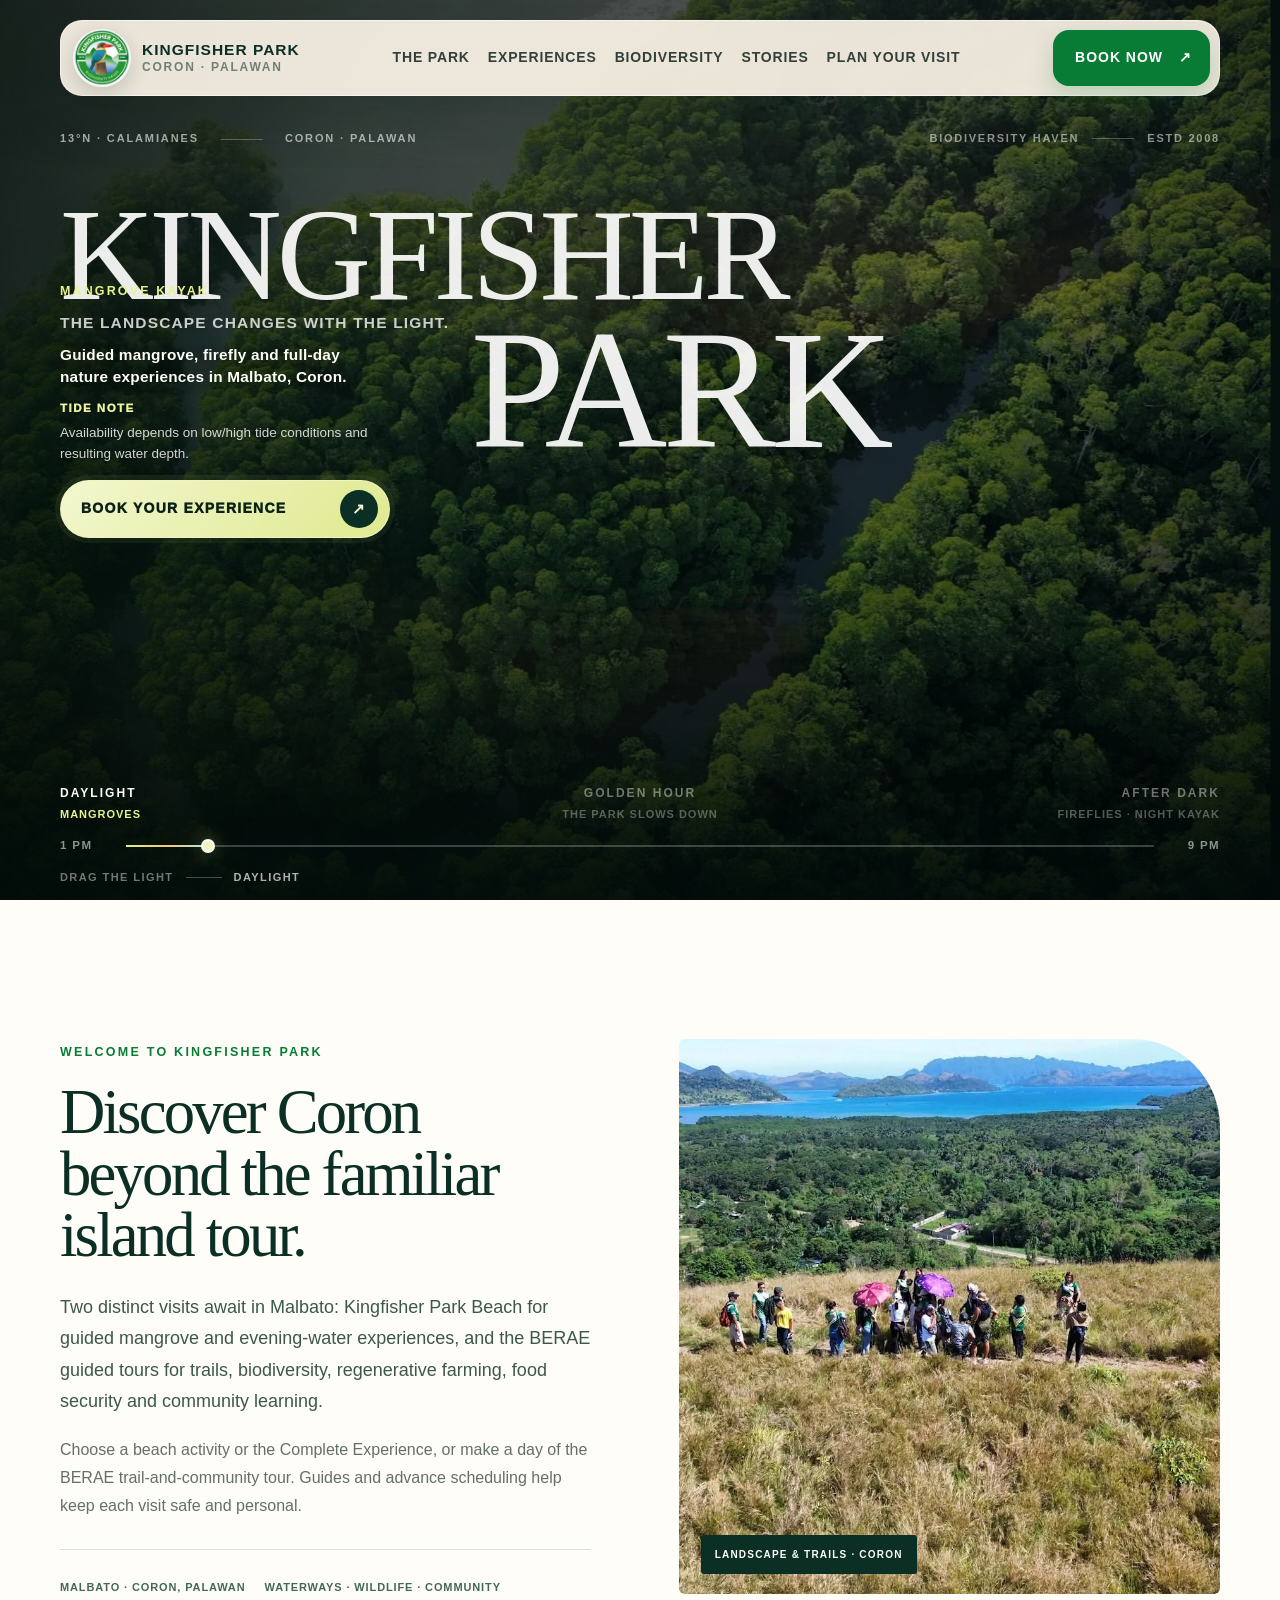
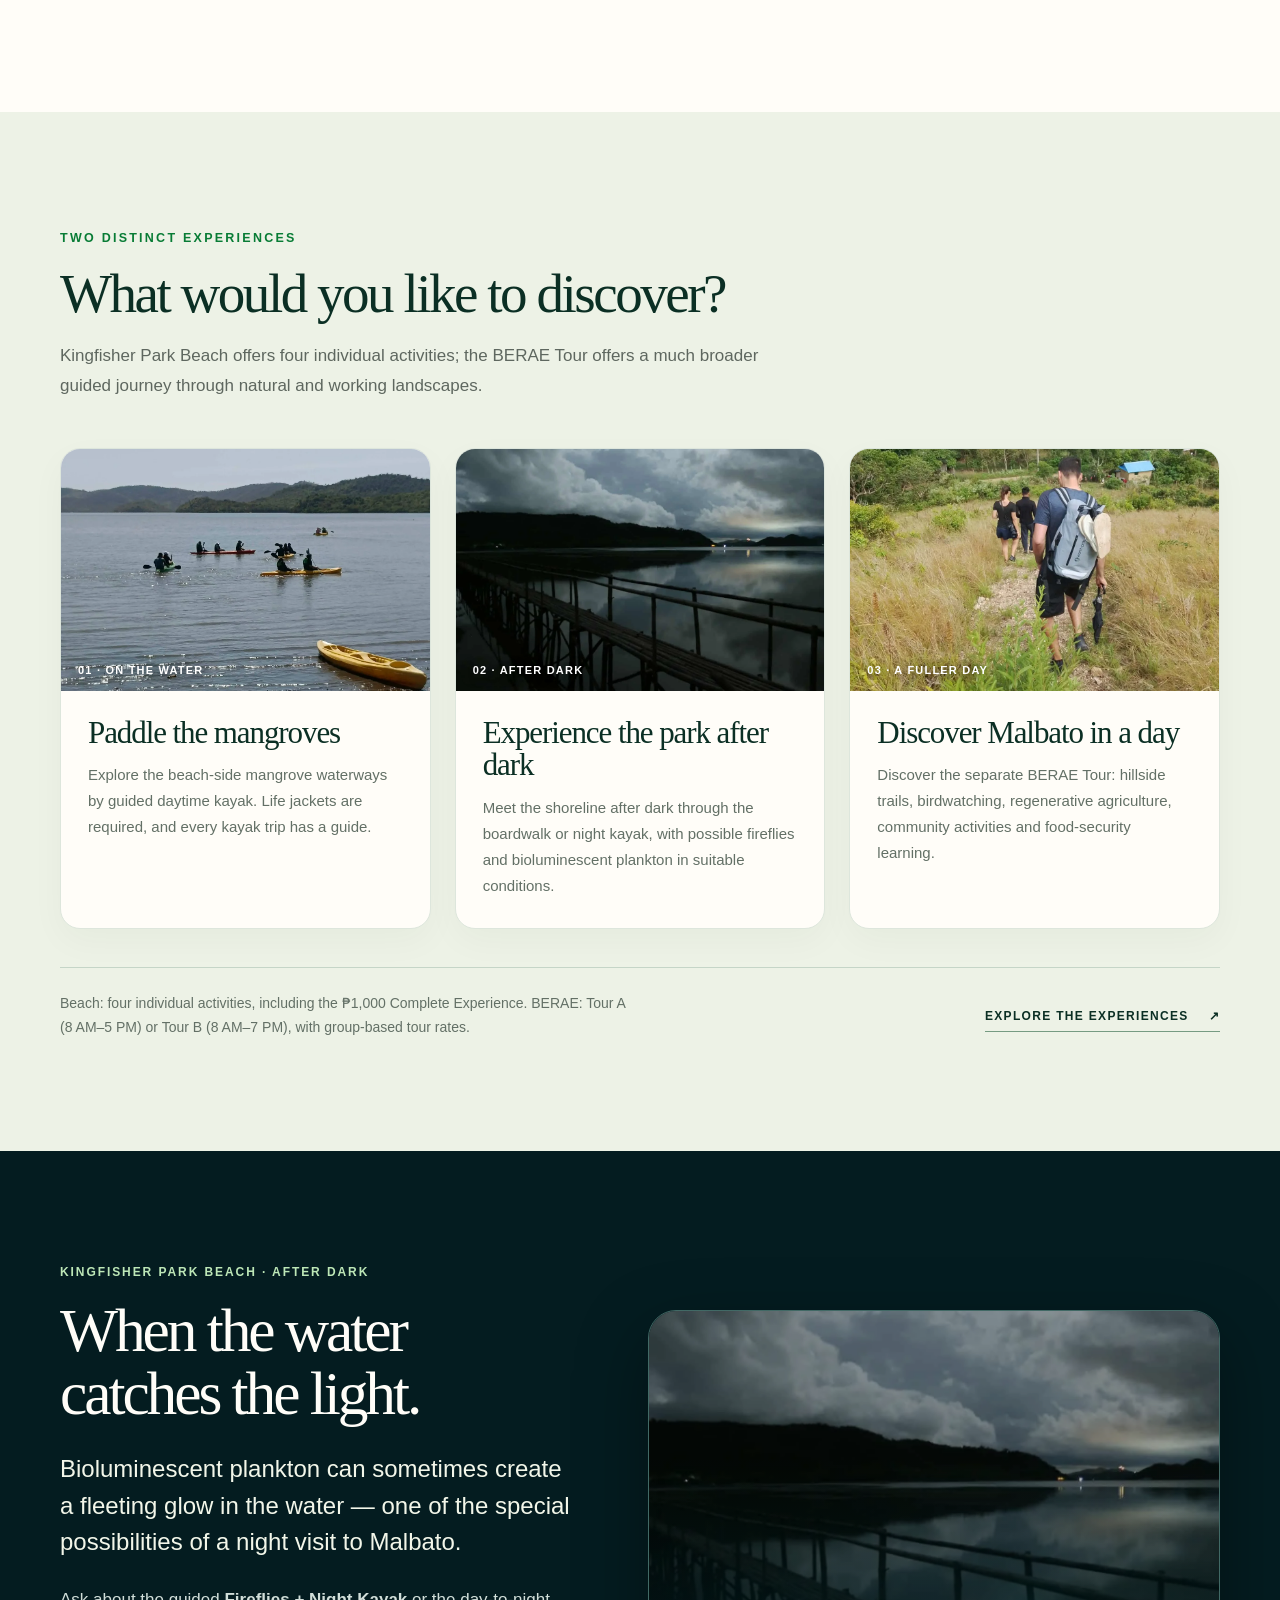
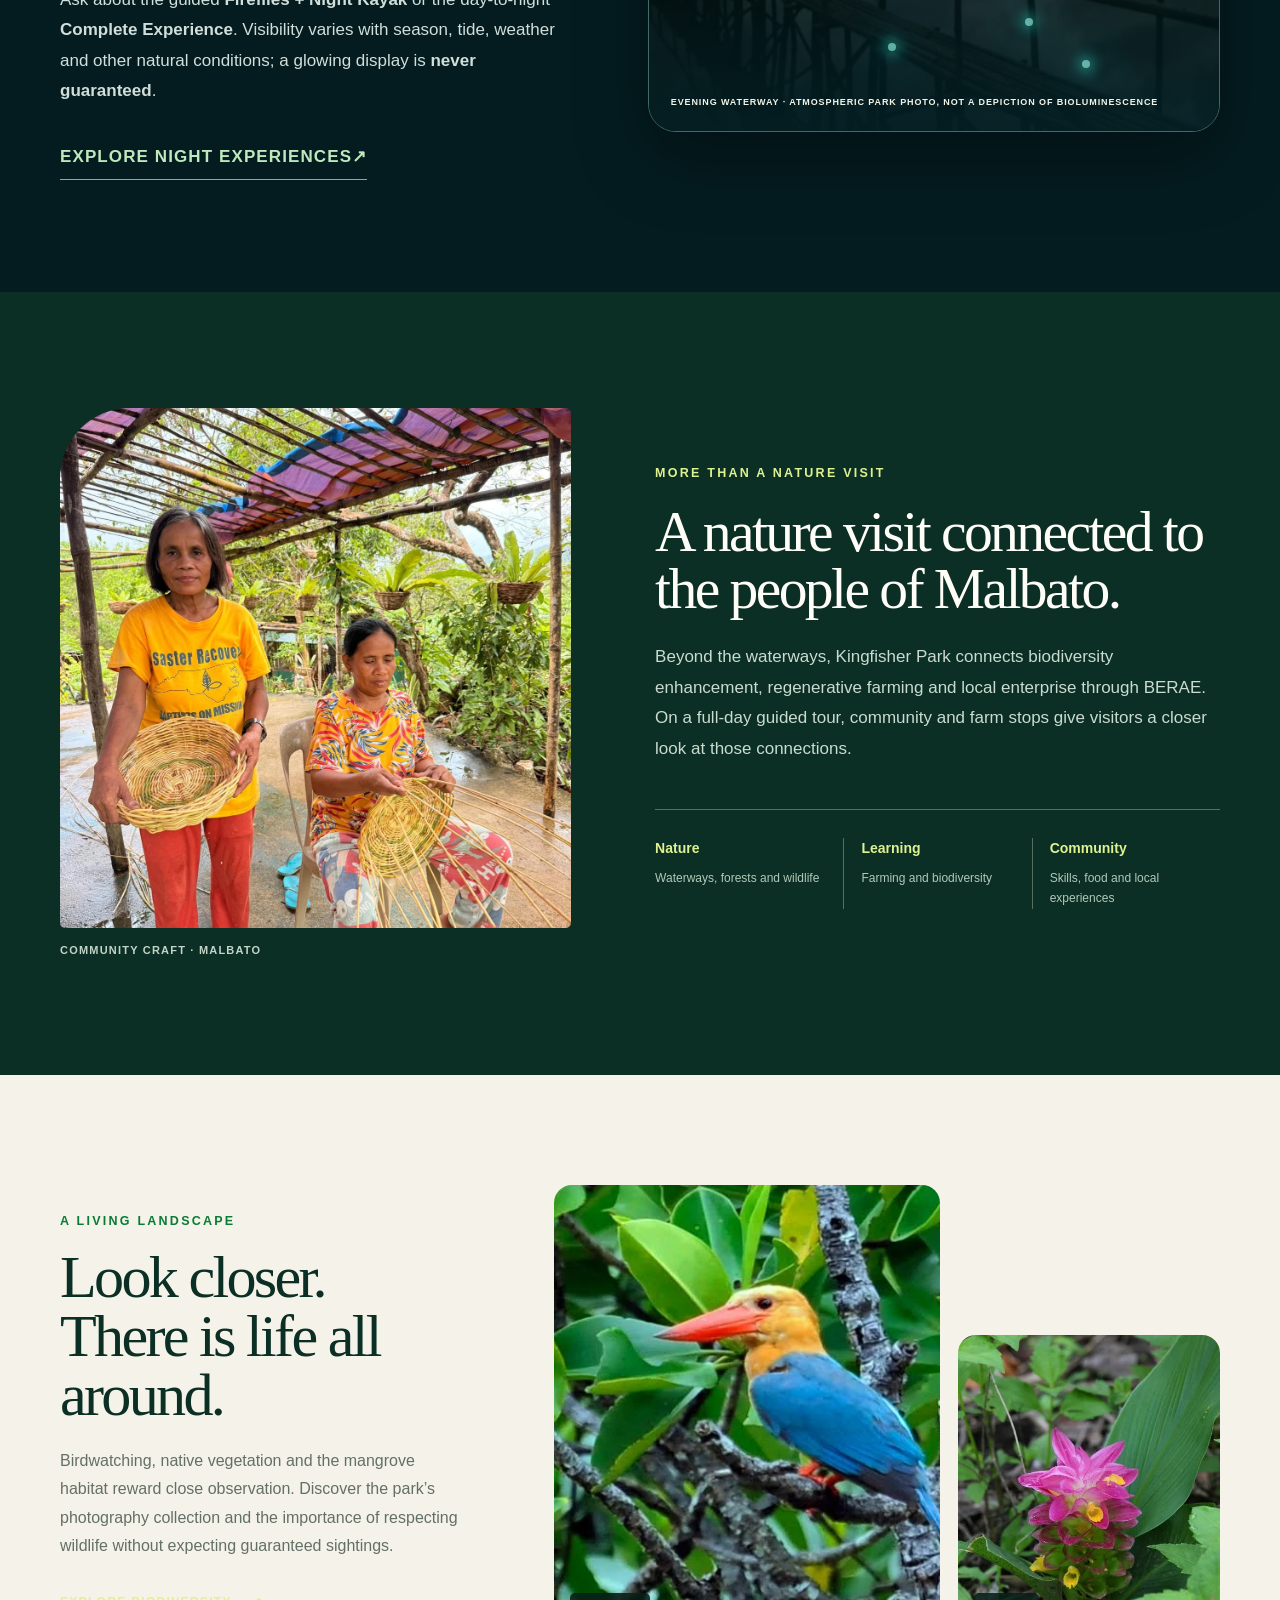
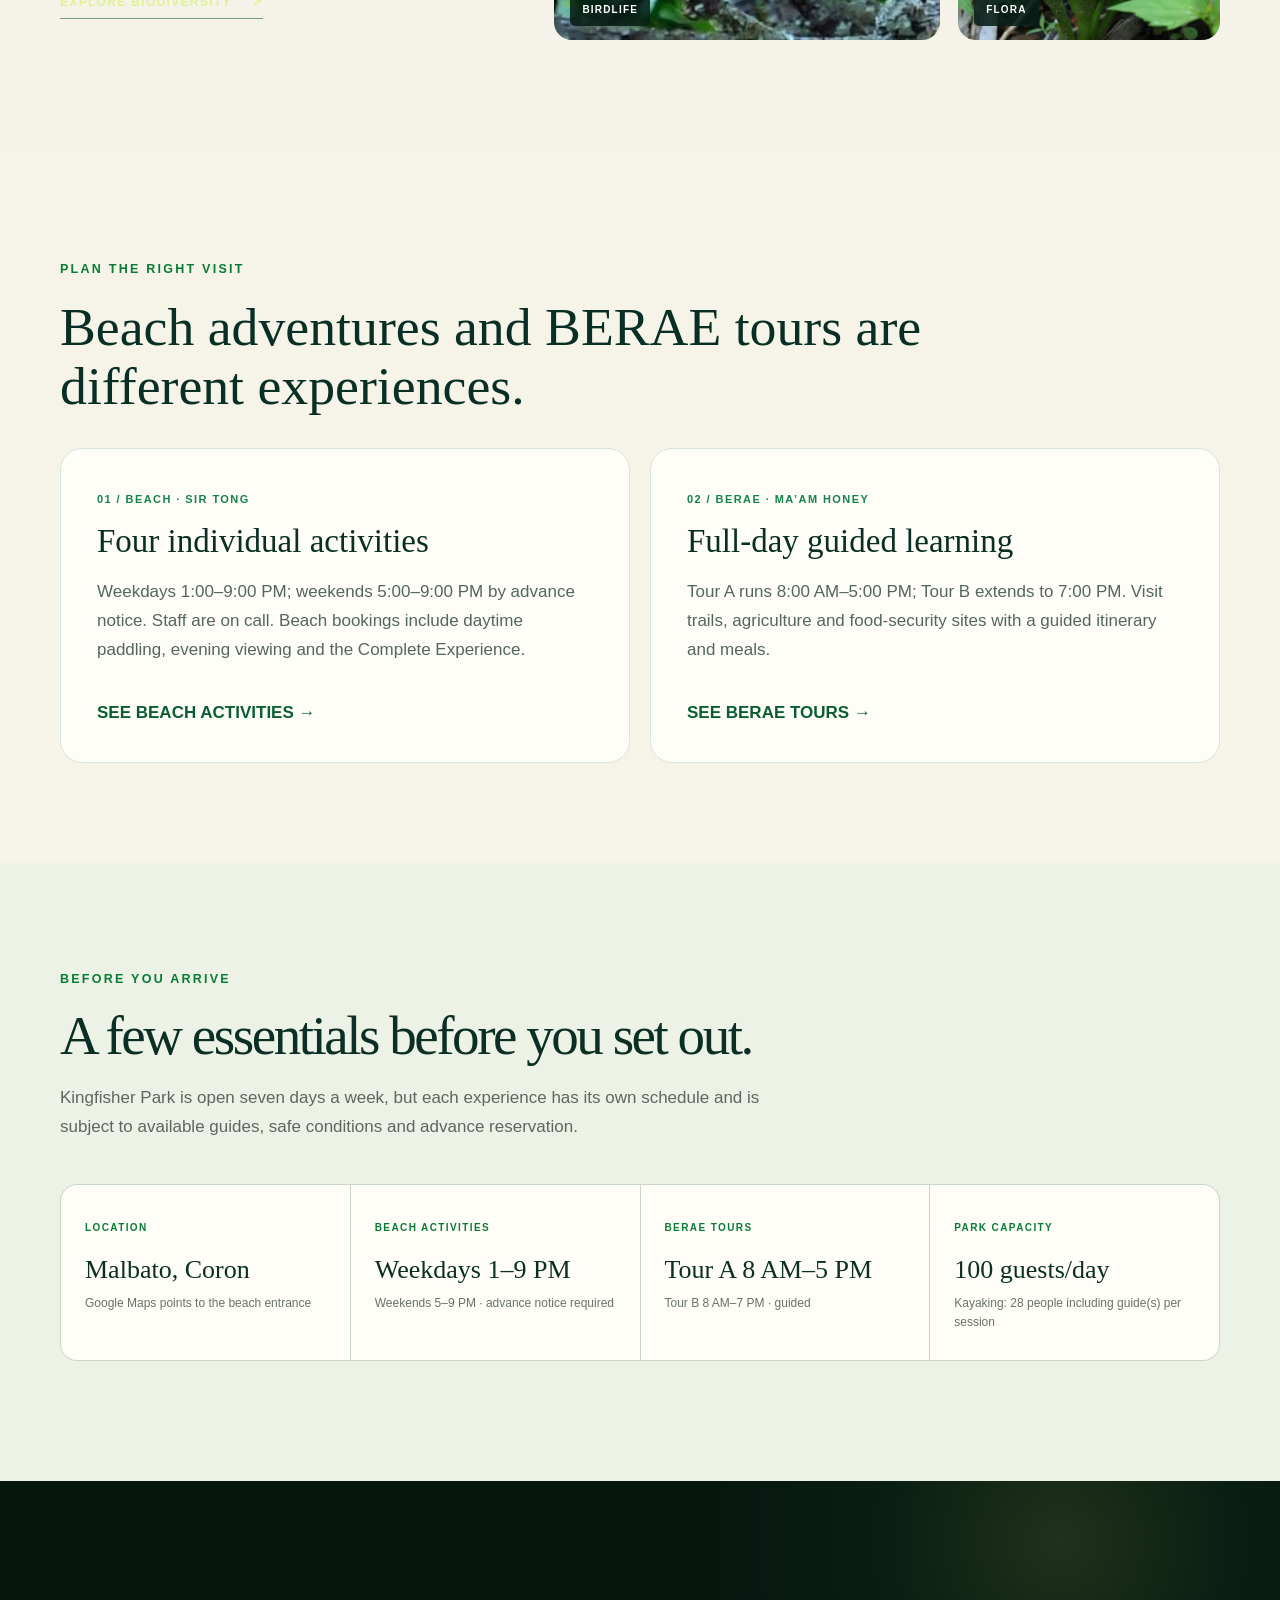
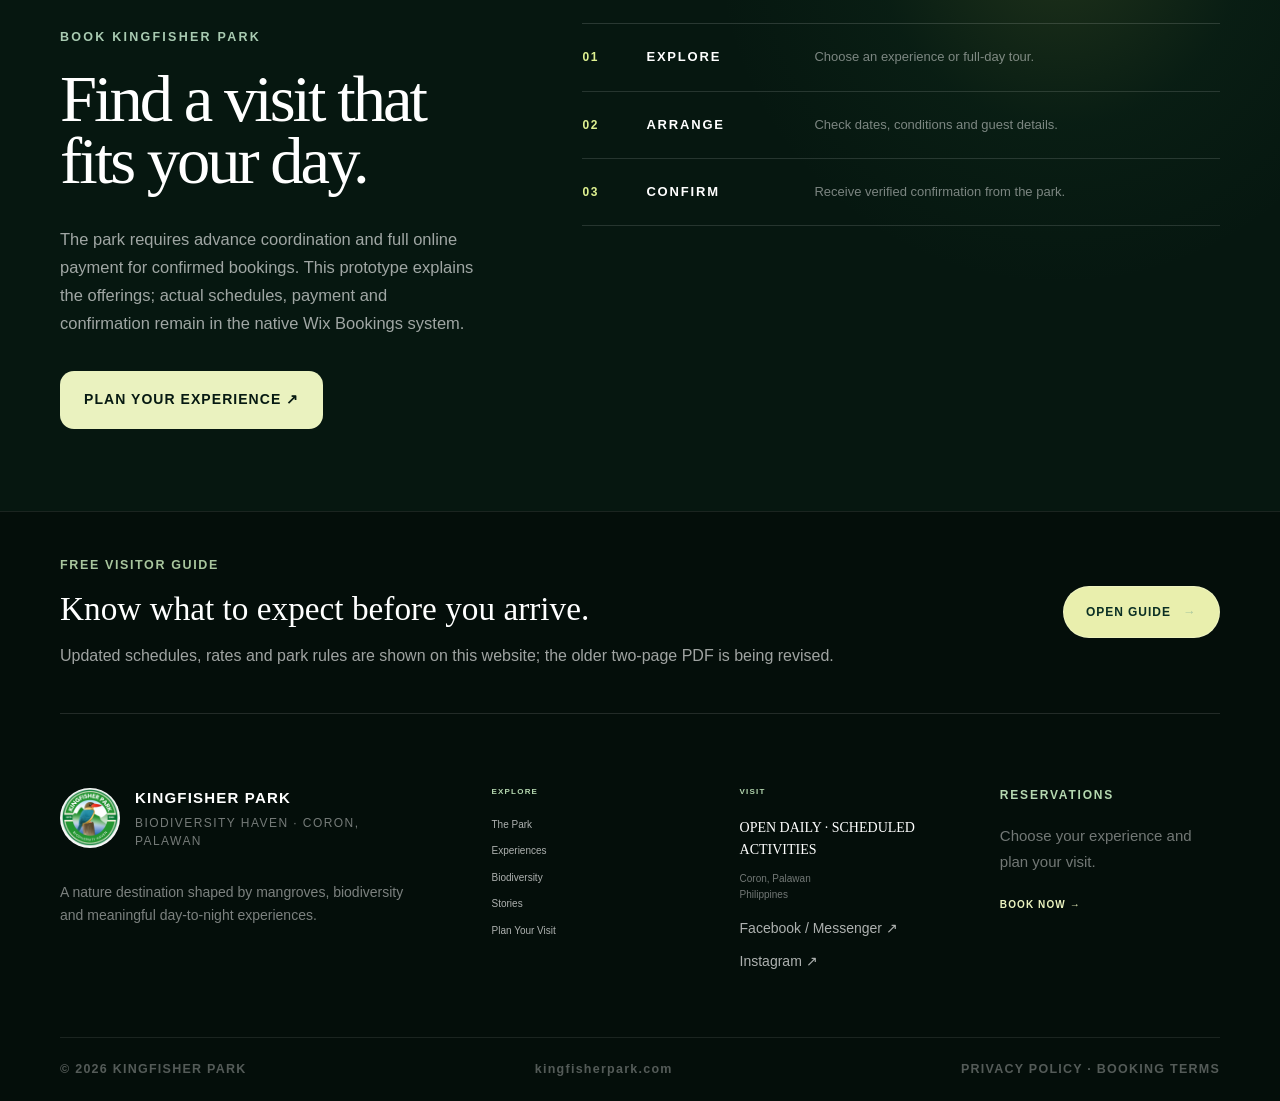
<file: index.html>
<!DOCTYPE html>
<html lang="en">
<head>
<meta charset="utf-8"/>
<meta content="width=device-width, initial-scale=1" name="viewport"/>
<meta content="#0b2f24" name="theme-color"/>
<meta content="Discover Kingfisher Park in Malbato, Coron: mangrove kayaking, after-dark nature experiences, birdlife and immersive full-day eco tours." name="description"/>
<title>Kingfisher Park — Coron, Palawan</title>
<link as="image" fetchpriority="high" href="assets/images/hero/mangrove-aerial.webp" rel="preload"/>
<link href="css/styles.css" rel="stylesheet"/>
<link href="css/client-tour-v8.css" rel="stylesheet"/><link href="css/v9-site.css" rel="stylesheet"/><link href="css/v9-1-site.css" rel="stylesheet"/><link href="css/v9-2-site.css" rel="stylesheet"/><link href="css/v9-3-site.css" rel="stylesheet"/></head>
<body class="kp-v8 kp-v9 kp-v91 kp-v92 kp-v93">
<a class="skip-link" href="#main-content">Skip to main content</a>
<header class="site-header" id="site-header">
<div class="header-shell">
<a aria-label="Kingfisher Park home" class="brand" href="index.html">
<img alt="" class="brand-logo" height="512" src="assets/logo/kingfisher-park-logo-512.webp" width="512"/>
<span class="brand-copy">
<strong>KINGFISHER PARK</strong>
<small>CORON · PALAWAN</small>
</span>
</a>
<nav aria-label="Primary navigation" class="desktop-nav">
<a href="the-park.html">THE PARK</a>
<a href="experiences.html">EXPERIENCES</a>
<a href="biodiversity.html">BIODIVERSITY</a>
<a href="stories.html">STORIES</a>
<a href="plan-your-visit.html">PLAN YOUR VISIT</a>
</nav>
<a class="header-book" href="booking.html">
<span>BOOK NOW</span>
<span aria-hidden="true">↗</span>
</a>
<button aria-controls="mobile-menu" aria-expanded="false" aria-label="Open navigation menu" class="menu-toggle" type="button">
<span></span><span></span>
</button>
</div>
<div class="mobile-menu" hidden="" id="mobile-menu">
<nav aria-label="Mobile navigation">
<a href="the-park.html">THE PARK</a>
<a href="experiences.html">EXPERIENCES</a>
<a href="biodiversity.html">BIODIVERSITY</a>
<a href="stories.html">STORIES</a>
<a href="plan-your-visit.html">PLAN YOUR VISIT</a>
<a class="mobile-book" href="booking.html">BOOK NOW <span aria-hidden="true">↗</span></a>
</nav>
</div>
</header>
<main id="main-content">
<section aria-labelledby="hero-title" class="hero living-light-hero" id="hero" style="
        --scene-day: 1;
        --scene-golden: 0;
        --scene-night: 0;
        --lightline-progress: 8%;
      ">
<div aria-hidden="true" class="living-scenes">
<img alt="" class="living-scene living-scene-day" fetchpriority="high" height="1152" src="assets/images/hero/mangrove-aerial.webp" width="2048"/>
<img alt="" class="living-scene living-scene-golden" height="1300" src="assets/images/night/sunset-water.webp" width="975"/>
<img alt="" class="living-scene living-scene-night" height="898" src="assets/images/night/night-boardwalk.webp" width="1600"/>
</div>
<div aria-hidden="true" class="living-colorwash"></div>
<canvas aria-hidden="true" class="firefly-canvas" id="firefly-canvas"></canvas>
<div aria-hidden="true" class="living-vignette"></div>
<div class="page-width living-hero-layout">
<div class="living-meta">
<span>13°N · CALAMIANES</span>
<span>CORON · PALAWAN</span>
</div>
<h1 class="living-title" id="hero-title">
<span class="living-title-kingfisher">KINGFISHER</span>
<span class="living-title-park">PARK</span>
</h1>
<div class="living-statement">
<p aria-live="polite" class="living-context" id="living-context">
            MANGROVE KAYAK
          </p>
<p class="living-message">THE LANDSCAPE CHANGES WITH THE LIGHT.</p><p class="v92-hero-definition">Guided mangrove, firefly and full-day nature experiences in Malbato, Coron.</p>
<p class="living-condition" id="living-condition">
<strong>TIDE NOTE</strong>
<span>Availability depends on low/high tide conditions and resulting water depth.</span>
</p>
<a class="living-cta" href="booking.html" id="living-cta">
<strong id="living-cta-label">BOOK YOUR EXPERIENCE</strong>
<span aria-hidden="true" class="living-cta-arrow">↗</span>
</a>
</div>
<div aria-label="Kingfisher Park identity" class="living-identity">
<span>BIODIVERSITY HAVEN</span>
<i aria-hidden="true"></i>
<span>ESTD 2008</span>
</div>
</div>
<div aria-label="Explore Kingfisher Park from daylight to after dark" class="lightline-shell">
<div class="page-width lightline-inner">
<div aria-label="Light stages" class="lightline-stage-labels" role="group">
<button aria-pressed="true" class="light-stage is-active" data-light-stage="8" data-stage-name="day" type="button">
<span>DAYLIGHT</span>
<small>MANGROVES</small>
</button>
<button aria-pressed="false" class="light-stage" data-light-stage="50" data-stage-name="golden" type="button">
<span>GOLDEN HOUR</span>
<small>THE PARK SLOWS DOWN</small>
</button>
<button aria-pressed="false" class="light-stage" data-light-stage="92" data-stage-name="night" type="button">
<span>AFTER DARK</span>
<small>FIREFLIES · NIGHT KAYAK</small>
</button>
</div>
<div class="lightline-control">
<span class="light-time">1 PM</span>
<div class="light-range-wrap">
<div aria-hidden="true" class="light-range-track">
<i></i>
<b></b>
</div>
<input aria-label="Change the Kingfisher Park Hero from daylight to after dark" aria-valuetext="Daylight" class="light-range" id="lightline-range" max="100" min="0" step="1" type="range" value="8"/>
</div>
<span class="light-time">9 PM</span>
</div>
<div class="lightline-instruction">
<span>DRAG THE LIGHT</span>
<i aria-hidden="true"></i>
<span aria-live="polite" id="living-time-status">DAYLIGHT</span>
</div>
</div>
</div>
</section><section aria-labelledby="welcome-heading" class="v91-home-welcome" id="welcome">
<div class="page-width v91-welcome-layout">
<div class="v91-welcome-copy"><span class="section-kicker">WELCOME TO KINGFISHER PARK</span>
<h2 id="welcome-heading">Discover Coron beyond the familiar island tour.</h2>
<p class="v91-lead">Two distinct visits await in Malbato: Kingfisher Park Beach for guided mangrove and evening-water experiences, and the BERAE guided tours for trails, biodiversity, regenerative farming, food security and community learning.</p>
<p>Choose a beach activity or the Complete Experience, or make a day of the BERAE trail-and-community tour. Guides and advance scheduling help keep each visit safe and personal.</p>
<div aria-label="Setting and experiences" class="v91-welcome-meta"><span>Malbato · Coron, Palawan</span><span>Waterways · Wildlife · Community</span></div>
</div>
<figure class="v91-welcome-photo"><img alt="Visitors on a grassy hill overlooking the green Coron landscape and the sea" loading="lazy" src="assets/images/landscape/park-panorama.webp"/><figcaption>LANDSCAPE &amp; TRAILS · CORON</figcaption></figure>
</div>
</section><section aria-labelledby="paths-heading" class="v91-home-paths" id="experiences">
<div class="page-width">
<div class="v91-home-head"><span class="section-kicker">TWO DISTINCT EXPERIENCES</span><h2 id="paths-heading">What would you like to discover?</h2><p>Kingfisher Park Beach offers four individual activities; the BERAE Tour offers a much broader guided journey through natural and working landscapes.</p></div>
<div class="v91-paths-grid">
<article class="v91-path-card"><figure><img alt="Visitors paddling a kayak along a mangrove waterway" loading="lazy" src="assets/images/experiences/mangrove-kayak.webp"/><figcaption>01 · ON THE WATER</figcaption></figure><div><h3>Paddle the mangroves</h3><p>Explore the beach-side mangrove waterways by guided daytime kayak. Life jackets are required, and every kayak trip has a guide.</p></div></article>
<article class="v91-path-card"><figure><img alt="Boardwalk beside a mangrove waterway in evening light" loading="lazy" src="assets/images/night/night-boardwalk.webp"/><figcaption>02 · AFTER DARK</figcaption></figure><div><h3>Experience the park after dark</h3><p>Meet the shoreline after dark through the boardwalk or night kayak, with possible fireflies and bioluminescent plankton in suitable conditions.</p></div></article>
<article class="v91-path-card"><figure><img alt="Visitors hiking through a green hillside landscape near Malbato" loading="lazy" src="assets/images/nov21-client-photo-pack/kp-guided-hillside-trail-walk.webp"/><figcaption>03 · A FULLER DAY</figcaption></figure><div><h3>Discover Malbato in a day</h3><p>Discover the separate BERAE Tour: hillside trails, birdwatching, regenerative agriculture, community activities and food-security learning.</p></div></article>
</div>
<div class="v91-inline-action"><p>Beach: four individual activities, including the ₱1,000 Complete Experience. BERAE: Tour A (8 AM–5 PM) or Tour B (8 AM–7 PM), with group-based tour rates.</p><a class="v91-action-link" href="experiences.html">EXPLORE THE EXPERIENCES <span aria-hidden="true">↗</span></a></div>
</div>
</section><section aria-labelledby="v93-bio-heading" class="v93-biolume" id="bioluminescence">
<div class="page-width v93-biolume-grid">
<div class="v93-biolume-copy"><span class="v93-eyebrow">KINGFISHER PARK BEACH · AFTER DARK</span>
<h2 id="v93-bio-heading">When the water catches the light.</h2>
<p class="v93-biolume-lead">Bioluminescent plankton can sometimes create a fleeting glow in the water — one of the special possibilities of a night visit to Malbato.</p>
<p>Ask about the guided <strong>Fireflies + Night Kayak</strong> or the day-to-night <strong>Complete Experience</strong>. Visibility varies with season, tide, weather and other natural conditions; a glowing display is <strong>never guaranteed</strong>.</p>
<a class="v93-text-link" href="experiences.html#night-kayak">EXPLORE NIGHT EXPERIENCES <span aria-hidden="true">↗</span></a>
</div>
<figure class="v93-biolume-scene"><img alt="Evening boardwalk and water at Kingfisher Park, showing the nighttime environment" loading="lazy" src="assets/images/night/night-boardwalk.webp"/><figcaption>EVENING WATERWAY · ATMOSPHERIC PARK PHOTO, NOT A DEPICTION OF BIOLUMINESCENCE</figcaption><span aria-hidden="true" class="v93-biolume-orb orb-a"></span><span aria-hidden="true" class="v93-biolume-orb orb-b"></span><span aria-hidden="true" class="v93-biolume-orb orb-c"></span></figure>
</div></section><section aria-labelledby="community-heading" class="v91-home-community">
<div class="page-width v91-community-layout">
<figure class="v91-community-photo"><img alt="Two Malbato community members preparing and weaving baskets" loading="lazy" src="assets/images/community/local-craft-2026.webp"/><figcaption>COMMUNITY CRAFT · MALBATO</figcaption></figure>
<div class="v91-community-copy"><span class="section-kicker">MORE THAN A NATURE VISIT</span><h2 id="community-heading">A nature visit connected to the people of Malbato.</h2><p>Beyond the waterways, Kingfisher Park connects biodiversity enhancement, regenerative farming and local enterprise through BERAE. On a full-day guided tour, community and farm stops give visitors a closer look at those connections.</p><div class="v91-community-facts"><div><strong>Nature</strong><span>Waterways, forests and wildlife</span></div><div><strong>Learning</strong><span>Farming and biodiversity</span></div><div><strong>Community</strong><span>Skills, food and local experiences</span></div></div></div>
</div>
</section><section aria-labelledby="wild-heading" class="v91-home-wild" id="biodiversity">
<div class="page-width v91-wild-layout"><div class="v91-wild-copy"><span class="section-kicker section-kicker-light">A LIVING LANDSCAPE</span><h2 id="wild-heading">Look closer. There is life all around.</h2><p>Birdwatching, native vegetation and the mangrove habitat reward close observation. Discover the park’s photography collection and the importance of respecting wildlife without expecting guaranteed sightings.</p><a class="v91-action-link v91-action-link-light" href="biodiversity.html">EXPLORE BIODIVERSITY <span aria-hidden="true">↗</span></a></div>
<div class="v91-wild-photos"><figure class="v91-wild-photo-main"><img alt="Colorful bird photographed among greenery at Kingfisher Park" loading="lazy" src="assets/images/biodiversity/birdlife-01.webp"/><figcaption>BIRDLIFE</figcaption></figure><figure><img alt="Flowering plant photographed in the park photo collection" loading="lazy" src="assets/images/biodiversity/flora-01.webp"/><figcaption>FLORA</figcaption></figure></div></div>
</section><section aria-labelledby="v93-track-heading" class="v93-track-strip"><div class="page-width"><span class="section-kicker">PLAN THE RIGHT VISIT</span><h2 id="v93-track-heading">Beach adventures and BERAE tours are different experiences.</h2><div class="v93-track-grid"><article><span>01 / BEACH · SIR TONG</span><h3>Four individual activities</h3><p>Weekdays 1:00–9:00 PM; weekends 5:00–9:00 PM by advance notice. Staff are on call. Beach bookings include daytime paddling, evening viewing and the Complete Experience.</p><a href="experiences.html#beach-activities">SEE BEACH ACTIVITIES →</a></article><article><span>02 / BERAE · MA’AM HONEY</span><h3>Full-day guided learning</h3><p>Tour A runs 8:00 AM–5:00 PM; Tour B extends to 7:00 PM. Visit trails, agriculture and food-security sites with a guided itinerary and meals.</p><a href="experiences.html#eco-tours">SEE BERAE TOURS →</a></article></div></div></section><section aria-labelledby="quick-heading" class="v91-home-visit" id="visit-glance"><div class="page-width"><div class="v91-home-head v91-visit-head"><span class="section-kicker">BEFORE YOU ARRIVE</span><h2 id="quick-heading">A few essentials before you set out.</h2><p>Kingfisher Park is open seven days a week, but each experience has its own schedule and is subject to available guides, safe conditions and advance reservation.</p></div>
<div class="v91-visit-facts"><div><span>LOCATION</span><strong>Malbato, Coron</strong><p>Google Maps points to the beach entrance</p></div><div><span>BEACH ACTIVITIES</span><strong>Weekdays 1–9 PM</strong><p>Weekends 5–9 PM · advance notice required</p></div><div><span>BERAE TOURS</span><strong>Tour A 8 AM–5 PM</strong><p>Tour B 8 AM–7 PM · guided</p></div><div><span>PARK CAPACITY</span><strong>100 guests/day</strong><p>Kayaking: 28 people including guide(s) per session</p></div></div></div></section>
<section aria-labelledby="booking-title" class="booking-cta" id="booking">
<div aria-hidden="true" class="booking-glow"></div>
<div class="page-width booking-shell">
<div class="booking-copy">
<span class="section-kicker section-kicker-night">BOOK KINGFISHER PARK</span>
<h2 id="booking-title">Find a visit that fits your day.</h2>
<p>The park requires advance coordination and full online payment for confirmed bookings. This prototype explains the offerings; actual schedules, payment and confirmation remain in the native Wix Bookings system.</p>
<a class="button button-booking-demo" href="booking.html">PLAN YOUR EXPERIENCE ↗</a>
</div>
<ol aria-label="Booking steps" class="booking-steps">
<li>
<span>01</span>
<strong>EXPLORE</strong>
<small>Choose an experience or full-day tour.</small>
</li>
<li>
<span>02</span>
<strong>ARRANGE</strong>
<small>Check dates, conditions and guest details.</small>
</li>
<li>
<span>03</span>
<strong>CONFIRM</strong>
<small>Receive verified confirmation from the park.</small>
</li>
</ol>
</div>
</section>
</main>
<a aria-label="Book a Kingfisher Park experience" class="mobile-sticky-book" href="booking.html">
<span>
<small>TOUR A &amp; TOUR B · GROUP RATES</small>
<strong>BOOK NOW</strong>
</span>
<span aria-hidden="true" class="mobile-sticky-arrow">→</span>
</a>
<footer class="site-footer">
<div class="page-width footer-guide">
<div>
<span>FREE VISITOR GUIDE</span>
<strong>Know what to expect before you arrive.</strong>
<p>Updated schedules, rates and park rules are shown on this website; the older two-page PDF is being revised.</p>
</div>
<a href="visitor-guide.html">OPEN GUIDE <span aria-hidden="true">→</span></a>
</div>
<div class="page-width footer-grid">
<div class="footer-brand">
<a aria-label="Kingfisher Park home" class="footer-logo-lockup" href="index.html">
<img alt="" height="512" src="assets/logo/kingfisher-park-logo-512.webp" width="512"/>
<span>
<strong>KINGFISHER PARK</strong>
<small>BIODIVERSITY HAVEN · CORON, PALAWAN</small>
</span>
</a>
<p>
          A nature destination shaped by mangroves, biodiversity and meaningful day-to-night experiences.
        </p>
</div>
<nav aria-label="Footer navigation" class="footer-nav">
<span>EXPLORE</span>
<a href="the-park.html">The Park</a>
<a href="experiences.html">Experiences</a>
<a href="biodiversity.html">Biodiversity</a>
<a href="stories.html">Stories</a>
<a href="plan-your-visit.html">Plan Your Visit</a>
</nav>
<div class="footer-visit">
<span>VISIT</span>
<strong>OPEN DAILY · SCHEDULED ACTIVITIES</strong>
<p>Coron, Palawan<br/>Philippines</p>
<a href="https://web.facebook.com/KingfisherPark" rel="noopener noreferrer" target="_blank">
          Facebook / Messenger ↗
        </a><a href="https://www.instagram.com/kingfisherpark.coron/" rel="noopener noreferrer" target="_blank">Instagram ↗</a>
</div>
<div class="footer-book">
<span>RESERVATIONS</span>
<p>Choose your experience and plan your visit.</p>
<a class="footer-book-link" href="booking.html">BOOK NOW →</a>
</div>
</div>
<div class="page-width footer-bottom">
<span>© 2026 KINGFISHER PARK</span>
<span>kingfisherpark.com</span>
<span>PRIVACY POLICY · BOOKING TERMS</span>
</div>
</footer>
<div aria-atomic="true" aria-live="polite" class="prototype-toast" id="prototype-toast" role="status"></div>
<script src="js/main.js"></script>
<script src="js/v9-2-home.js"></script></body>
</html>
</file>
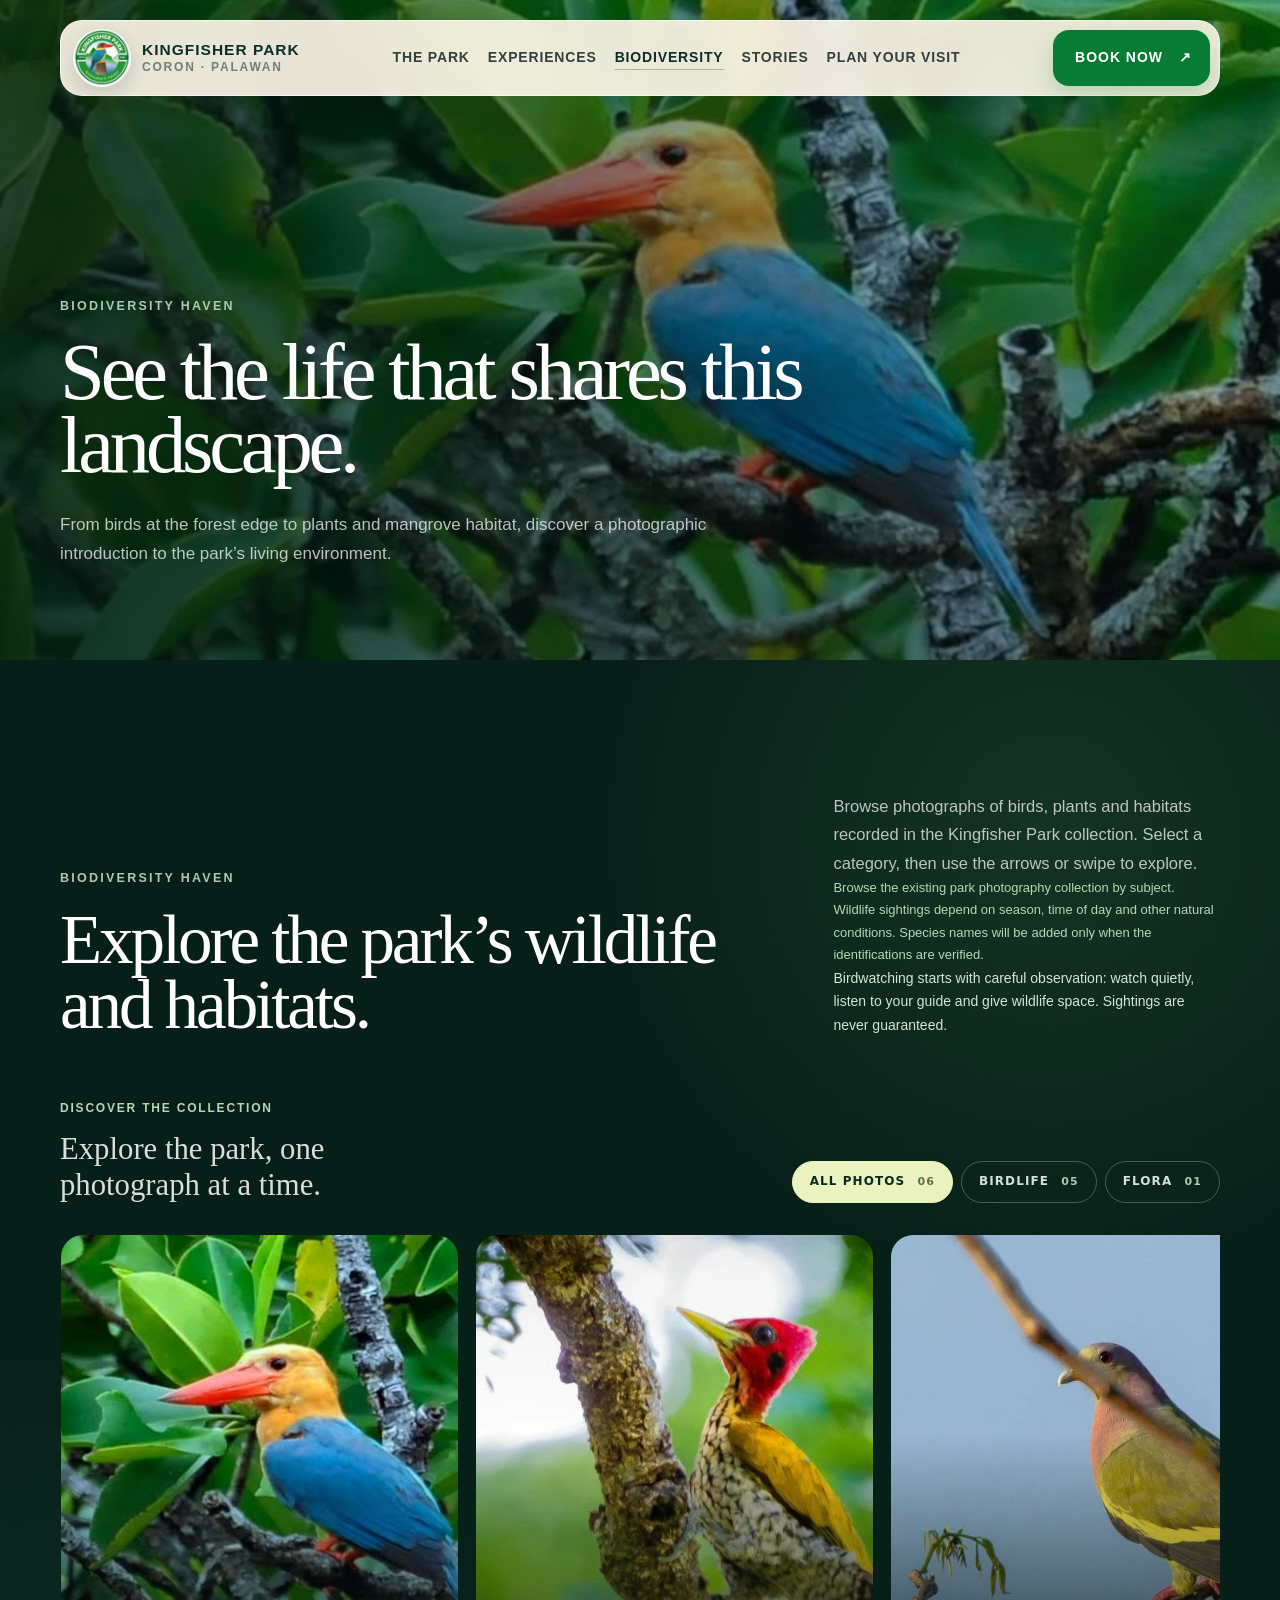
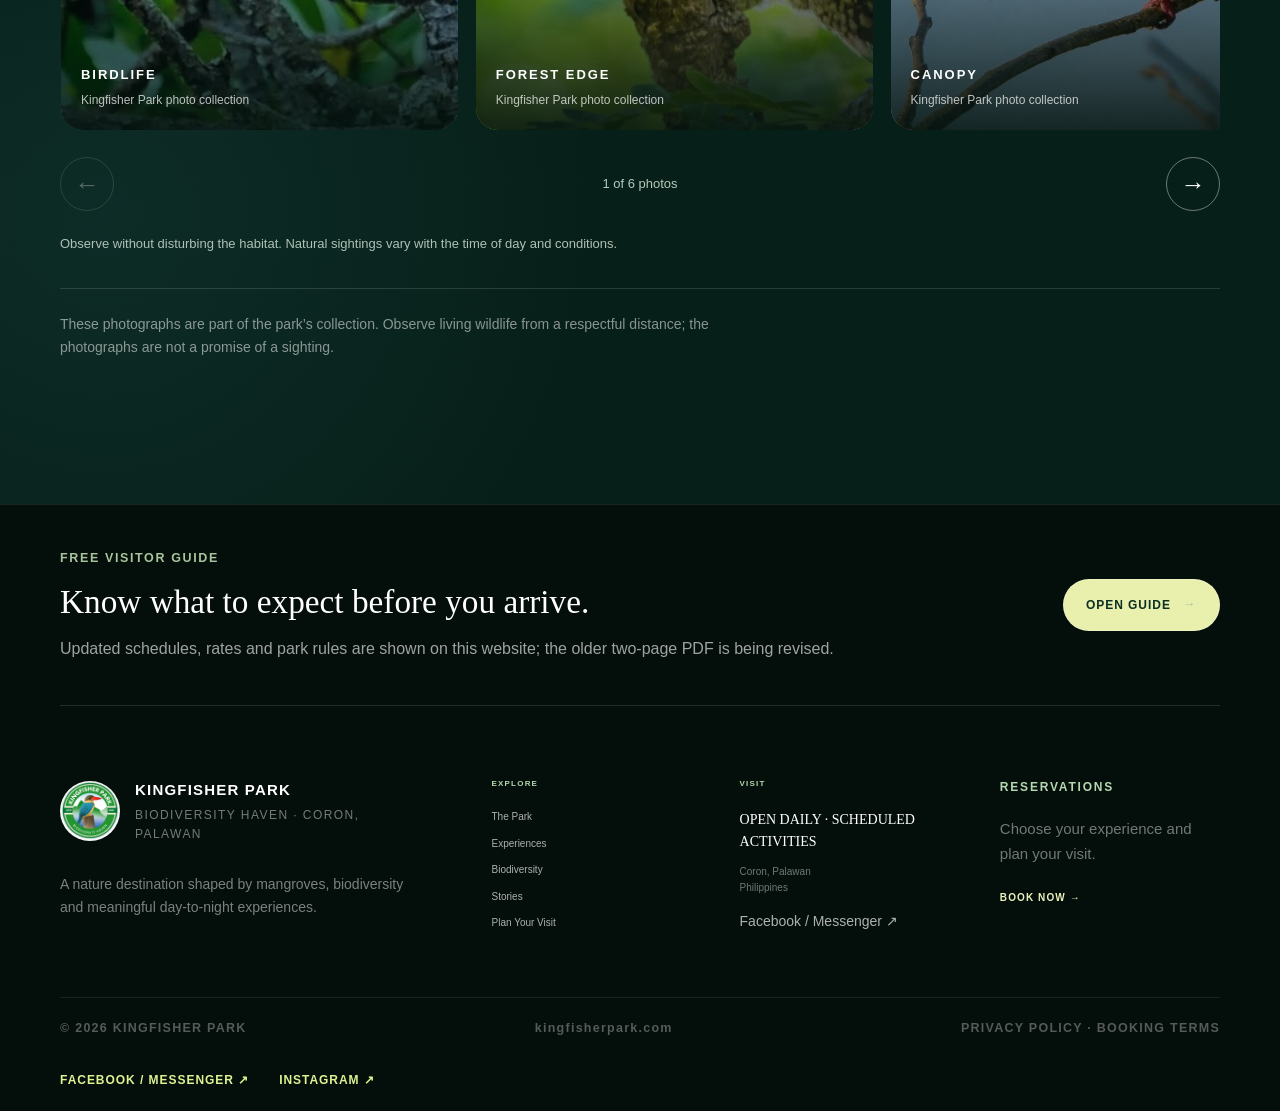
<file: biodiversity.html>
<!DOCTYPE html>
<html lang="en">
<head>
<meta charset="utf-8"/>
<meta content="width=device-width, initial-scale=1" name="viewport"/>
<meta content="#0b2f24" name="theme-color"/>
<meta content="Explore the birds, native plants, and wildlife habitats of Kingfisher Park in Coron, Palawan." name="description"/>
<title>Biodiversity — Kingfisher Park</title>
<link href="css/styles.css" rel="stylesheet"/>
<link href="css/client-tour-v8.css" rel="stylesheet"/><link href="css/v9-site.css" rel="stylesheet"/><link href="css/v9-1-site.css" rel="stylesheet"/><link href="css/v9-2-site.css" rel="stylesheet"/><link href="css/v9-3-site.css" rel="stylesheet"/></head>
<body class="kp-v8 kp-v7 kp-v7-biodiversity kp-v9 kp-v91 kp-v92 kp-v93">
<a class="skip-link" href="#main-content">Skip to main content</a>
<header class="site-header" id="site-header">
<div class="header-shell">
<a aria-label="Kingfisher Park home" class="brand" href="index.html">
<img alt="" class="brand-logo" height="512" src="assets/logo/kingfisher-park-logo-512.webp" width="512"/>
<span class="brand-copy">
<strong>KINGFISHER PARK</strong>
<small>CORON · PALAWAN</small>
</span>
</a>
<nav aria-label="Primary navigation" class="desktop-nav">
<a href="the-park.html">THE PARK</a>
<a href="experiences.html">EXPERIENCES</a>
<a aria-current="page" href="biodiversity.html">BIODIVERSITY</a>
<a href="stories.html">STORIES</a>
<a href="plan-your-visit.html">PLAN YOUR VISIT</a>
</nav>
<a class="header-book" href="booking.html">
<span>BOOK NOW</span>
<span aria-hidden="true">↗</span>
</a>
<button aria-controls="mobile-menu" aria-expanded="false" aria-label="Open navigation menu" class="menu-toggle" type="button">
<span></span><span></span>
</button>
</div>
<div class="mobile-menu" hidden="" id="mobile-menu">
<nav aria-label="Mobile navigation">
<a href="the-park.html">THE PARK</a>
<a href="experiences.html">EXPERIENCES</a>
<a aria-current="page" href="biodiversity.html">BIODIVERSITY</a>
<a href="stories.html">STORIES</a>
<a href="plan-your-visit.html">PLAN YOUR VISIT</a>
<a class="mobile-book" href="booking.html">BOOK NOW <span aria-hidden="true">↗</span></a>
</nav>
</div>
</header>
<main id="main-content">
<section class="subpage-hero subpage-hero-biodiversity">
<img alt="" aria-hidden="true" class="subpage-hero-photo" decoding="async" fetchpriority="high" height="479" src="assets/images/biodiversity/birdlife-01.webp" width="720"/>
<div aria-hidden="true" class="subpage-hero-shade"></div>
<div class="page-width subpage-hero-inner">
<span class="section-kicker section-kicker-light">BIODIVERSITY HAVEN</span>
<h1>See the life that shares this landscape.</h1>
<p>From birds at the forest edge to plants and mangrove habitat, discover a photographic introduction to the park’s living environment.</p>
</div>
</section>
<section aria-labelledby="biodiversity-title" class="biodiversity" id="biodiversity">
<div class="page-width">
<div class="biodiversity-head">
<div>
<span class="section-kicker section-kicker-light">BIODIVERSITY HAVEN</span>
<h2 id="biodiversity-title">Explore the park’s wildlife and habitats.</h2>
</div>
<div class="biodiversity-intro"><p>Browse photographs of birds, plants and habitats recorded in the Kingfisher Park collection. Select a category, then use the arrows or swipe to explore.</p><p class="bio-discovery-note">Browse the existing park photography collection by subject. Wildlife sightings depend on season, time of day and other natural conditions. Species names will be added only when the identifications are verified.</p><p class="v91-bird-note">Birdwatching starts with careful observation: watch quietly, listen to your guide and give wildlife space. Sightings are never guaranteed.</p></div>
</div>
<div class="v7-wildlife-explorer" data-wildlife-explorer=""><div class="v7-wildlife-header"><div><span class="v7-eyebrow">DISCOVER THE COLLECTION</span><p>Explore the park, one photograph at a time.</p></div><div aria-label="Wildlife photograph categories" class="v7-wildlife-tabs" role="tablist"><button aria-controls="v7-gallery-all" aria-selected="true" id="v7-tab-all" role="tab" type="button">ALL PHOTOS <small>06</small></button><button aria-controls="v7-gallery-birds" aria-selected="false" id="v7-tab-birds" role="tab" tabindex="-1" type="button">BIRDLIFE <small>05</small></button><button aria-controls="v7-gallery-flora" aria-selected="false" id="v7-tab-flora" role="tab" tabindex="-1" type="button">FLORA <small>01</small></button></div></div><div aria-label="All photographs" class="v7-wildlife-panel" id="v7-gallery-all" role="tabpanel"><div aria-label="All photo gallery; scroll horizontally to explore" class="v7-wildlife-track" tabindex="0"><figure class="v7-wildlife-card"><img alt="Colorful bird perched among mangrove leaves" decoding="async" loading="lazy" src="assets/images/biodiversity/birdlife-01.webp"/><figcaption><span>BIRDLIFE</span><small>Kingfisher Park photo collection</small></figcaption></figure><figure class="v7-wildlife-card"><img alt="Red-headed forest bird on a tree trunk" decoding="async" loading="lazy" src="assets/images/biodiversity/birdlife-02.webp"/><figcaption><span>FOREST EDGE</span><small>Kingfisher Park photo collection</small></figcaption></figure><figure class="v7-wildlife-card"><img alt="Turquoise and dark tropical bird perched on a branch" decoding="async" loading="lazy" src="assets/images/biodiversity/birdlife-03.webp"/><figcaption><span>CANOPY</span><small>Kingfisher Park photo collection</small></figcaption></figure><figure class="v7-wildlife-card"><img alt="Bird photographed among vegetation" decoding="async" loading="lazy" src="assets/images/biodiversity/birdlife-04.webp"/><figcaption><span>FOREST LIFE</span><small>Kingfisher Park photo collection</small></figcaption></figure><figure class="v7-wildlife-card"><img alt="Dark blue forest bird perched on a branch" decoding="async" loading="lazy" src="assets/images/biodiversity/birdlife-05.webp"/><figcaption><span>BIRDLIFE</span><small>Kingfisher Park photo collection</small></figcaption></figure><figure class="v7-wildlife-card"><img alt="Large mature tree within a forest interior" decoding="async" loading="lazy" src="assets/images/nov21-client-photo-pack/kp-large-tree-forest-interior.webp"/><figcaption><span>FLORA</span><small>Kingfisher Park photo collection</small></figcaption></figure></div><div class="v7-wildlife-toolbar"><span aria-live="polite" class="v7-wildlife-status" role="status">1 of 6 photos</span><div class="v7-wildlife-controls"><button aria-label="Previous photo" data-gallery-prev="" type="button">←</button><button aria-label="Next photo" data-gallery-next="" type="button">→</button></div></div></div><div aria-label="Birdlife photographs" class="v7-wildlife-panel" hidden="" id="v7-gallery-birds" role="tabpanel"><div aria-label="Birdlife photo gallery; scroll horizontally to explore" class="v7-wildlife-track" tabindex="0"><figure class="v7-wildlife-card"><img alt="Colorful bird perched among mangrove leaves" decoding="async" loading="lazy" src="assets/images/biodiversity/birdlife-01.webp"/><figcaption><span>BIRDLIFE</span><small>Kingfisher Park photo collection</small></figcaption></figure><figure class="v7-wildlife-card"><img alt="Red-headed forest bird on a tree trunk" decoding="async" loading="lazy" src="assets/images/biodiversity/birdlife-02.webp"/><figcaption><span>FOREST EDGE</span><small>Kingfisher Park photo collection</small></figcaption></figure><figure class="v7-wildlife-card"><img alt="Turquoise and dark tropical bird perched on a branch" decoding="async" loading="lazy" src="assets/images/biodiversity/birdlife-03.webp"/><figcaption><span>CANOPY</span><small>Kingfisher Park photo collection</small></figcaption></figure><figure class="v7-wildlife-card"><img alt="Bird photographed among vegetation" decoding="async" loading="lazy" src="assets/images/biodiversity/birdlife-04.webp"/><figcaption><span>FOREST LIFE</span><small>Kingfisher Park photo collection</small></figcaption></figure><figure class="v7-wildlife-card"><img alt="Dark blue forest bird perched on a branch" decoding="async" loading="lazy" src="assets/images/biodiversity/birdlife-05.webp"/><figcaption><span>BIRDLIFE</span><small>Kingfisher Park photo collection</small></figcaption></figure></div><div class="v7-wildlife-toolbar"><span aria-live="polite" class="v7-wildlife-status" role="status">1 of 5 photos</span><div class="v7-wildlife-controls"><button aria-label="Previous photo" data-gallery-prev="" type="button">←</button><button aria-label="Next photo" data-gallery-next="" type="button">→</button></div></div></div><div aria-label="Flora photographs" class="v7-wildlife-panel" hidden="" id="v7-gallery-flora" role="tabpanel"><div aria-label="Flora photo gallery; scroll horizontally to explore" class="v7-wildlife-track" tabindex="0"><figure class="v7-wildlife-card"><img alt="Pink flowering plant among green foliage" decoding="async" loading="lazy" src="assets/images/biodiversity/flora-01.webp"/><figcaption><span>FLORA</span><small>Kingfisher Park photo collection</small></figcaption></figure></div><div class="v7-wildlife-toolbar"><span aria-live="polite" class="v7-wildlife-status" role="status">1 of 1 photos</span><div class="v7-wildlife-controls"><button aria-label="Previous photo" data-gallery-prev="" type="button">←</button><button aria-label="Next photo" data-gallery-next="" type="button">→</button></div></div></div><p class="v7-wildlife-footnote">Observe without disturbing the habitat. Natural sightings vary with the time of day and conditions.</p></div>
<div class="bio-footer">
<p>These photographs are part of the park’s collection. Observe living wildlife from a respectful distance; the photographs are not a promise of a sighting.</p>
</div>
</div>
</section>
</main>
<a aria-label="Book a Kingfisher Park experience" class="mobile-sticky-book" href="booking.html">
<span>
<small>BEACH &amp; BERAE · ADVANCE BOOKING</small>
<strong>BOOK YOUR EXPERIENCE</strong>
</span>
<span aria-hidden="true" class="mobile-sticky-arrow">→</span>
</a>
<footer class="site-footer">
<div class="page-width footer-guide">
<div>
<span>FREE VISITOR GUIDE</span>
<strong>Know what to expect before you arrive.</strong>
<p>Updated schedules, rates and park rules are shown on this website; the older two-page PDF is being revised.</p>
</div>
<a href="visitor-guide.html">OPEN GUIDE <span aria-hidden="true">→</span></a>
</div>
<div class="page-width footer-grid">
<div class="footer-brand">
<a aria-label="Kingfisher Park home" class="footer-logo-lockup" href="index.html">
<img alt="" height="512" src="assets/logo/kingfisher-park-logo-512.webp" width="512"/>
<span>
<strong>KINGFISHER PARK</strong>
<small>BIODIVERSITY HAVEN · CORON, PALAWAN</small>
</span>
</a>
<p>
          A nature destination shaped by mangroves, biodiversity and meaningful day-to-night experiences.
        </p>
</div>
<nav aria-label="Footer navigation" class="footer-nav">
<span>EXPLORE</span>
<a href="the-park.html">The Park</a>
<a href="experiences.html">Experiences</a>
<a href="biodiversity.html">Biodiversity</a>
<a href="stories.html">Stories</a>
<a href="plan-your-visit.html">Plan Your Visit</a>
</nav>
<div class="footer-visit">
<span>VISIT</span>
<strong>OPEN DAILY · SCHEDULED ACTIVITIES</strong>
<p>Coron, Palawan<br/>Philippines</p>
<a href="https://web.facebook.com/KingfisherPark" rel="noopener noreferrer" target="_blank">
          Facebook / Messenger ↗
        </a>
</div>
<div class="footer-book">
<span>RESERVATIONS</span>
<p>Choose your experience and plan your visit.</p>
<a class="footer-book-link" href="booking.html">BOOK NOW →</a>
</div>
</div>
<div class="page-width footer-bottom">
<span>© 2026 KINGFISHER PARK</span>
<span>kingfisherpark.com</span>
<span>PRIVACY POLICY · BOOKING TERMS</span>
</div>
<div class="page-width v8-social-footer"><a href="https://web.facebook.com/KingfisherPark" rel="noopener noreferrer" target="_blank">FACEBOOK / MESSENGER ↗</a><a href="https://www.instagram.com/kingfisherpark.coron/" rel="noopener noreferrer" target="_blank">INSTAGRAM ↗</a></div></footer>
<div aria-atomic="true" aria-live="polite" class="prototype-toast" id="prototype-toast" role="status"></div>
<script src="js/main.js"></script>
</body>
</html>
</file>
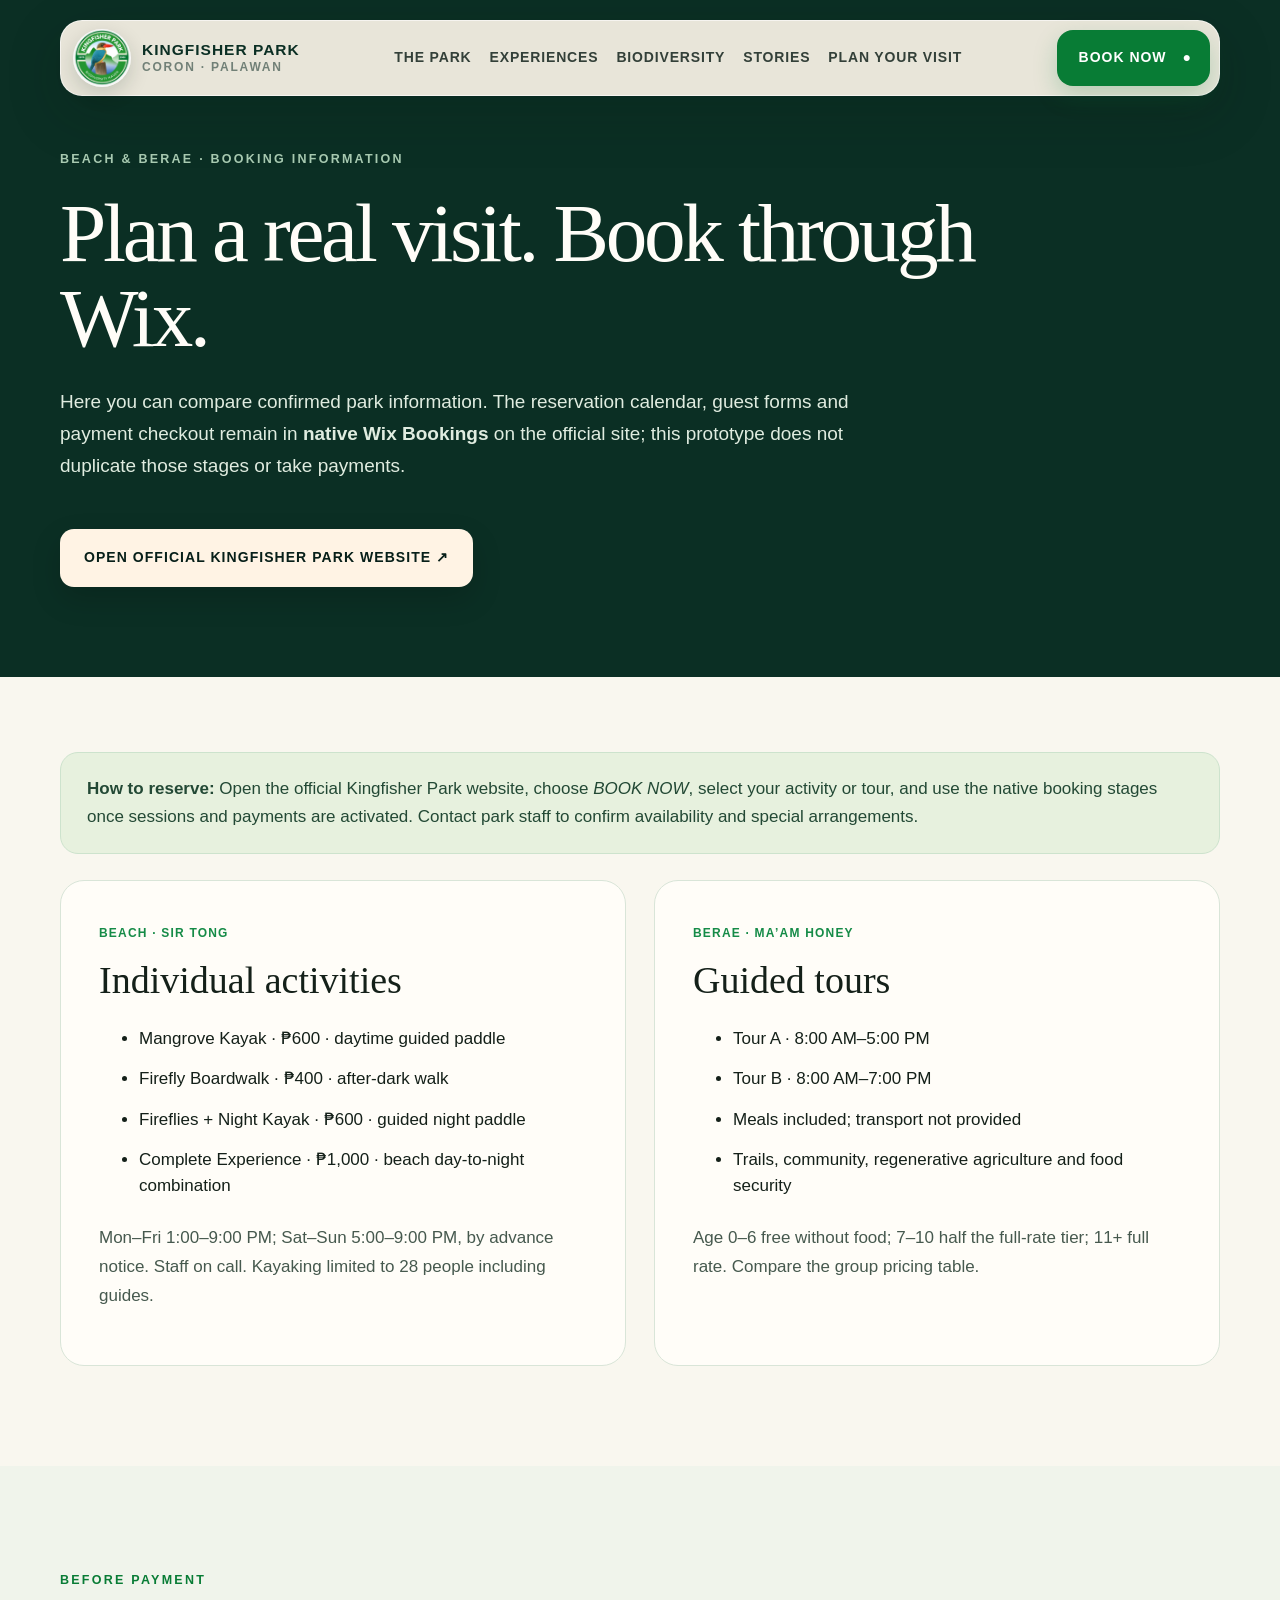
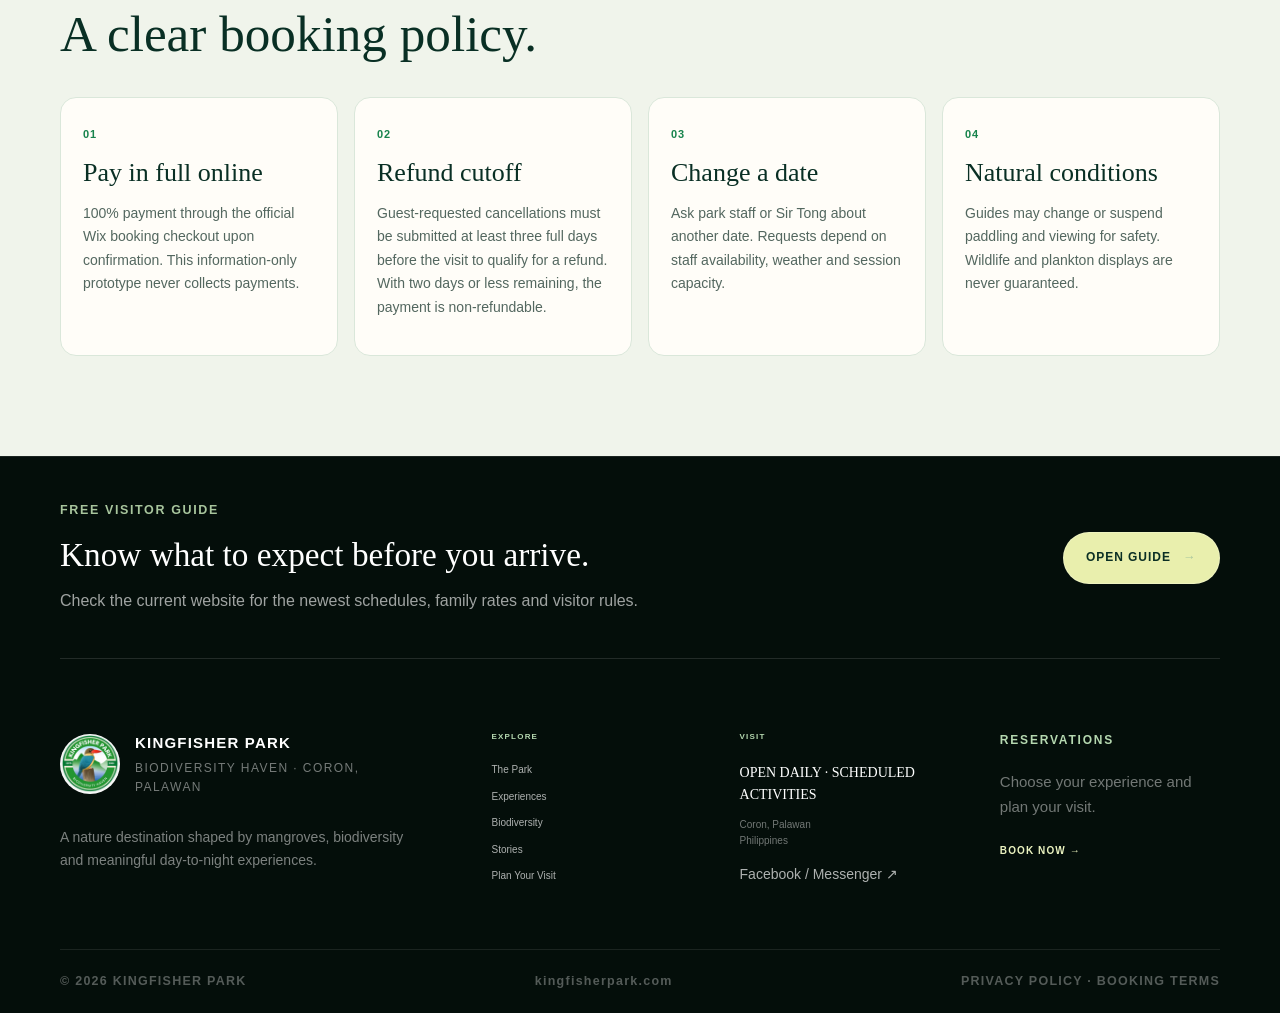
<file: booking.html>
<!DOCTYPE html>
<html lang="en"><head><meta charset="utf-8"/><meta content="width=device-width,initial-scale=1" name="viewport"/><meta content="#0b2f24" name="theme-color"/><meta content="Kingfisher Park Beach and BERAE tour rates, hours, safety and cancellation policy. Actual checkout uses the official native Wix Bookings website." name="description"/><title>Booking Information — Kingfisher Park</title><link href="css/styles.css" rel="stylesheet"/><link href="css/client-tour-v8.css" rel="stylesheet"/><link href="css/v9-site.css" rel="stylesheet"/><link href="css/v9-1-site.css" rel="stylesheet"/><link href="css/v9-2-site.css" rel="stylesheet"/><link href="css/v9-3-site.css" rel="stylesheet"/></head><body class="kp-v8 kp-v7 kp-v8-booking kp-v9 kp-v91 kp-v92 kp-v93"><a class="skip-link" href="#main-content">Skip to booking</a><header class="site-header booking-header" id="site-header">
<div class="header-shell">
<a aria-label="Kingfisher Park home" class="brand" href="index.html">
<img alt="" class="brand-logo" height="512" src="assets/logo/kingfisher-park-logo-512.webp" width="512"/>
<span class="brand-copy">
<strong>KINGFISHER PARK</strong>
<small>CORON · PALAWAN</small>
</span>
</a>
<nav aria-label="Primary navigation" class="desktop-nav">
<a href="the-park.html">THE PARK</a>
<a href="experiences.html">EXPERIENCES</a>
<a href="biodiversity.html">BIODIVERSITY</a>
<a href="stories.html">STORIES</a>
<a href="plan-your-visit.html">PLAN YOUR VISIT</a>
</nav>
<a aria-current="page" class="header-book header-book-active" href="booking.html">
<span>BOOK NOW</span>
<span aria-hidden="true">●</span>
</a>
<button aria-controls="mobile-menu" aria-expanded="false" aria-label="Open navigation menu" class="menu-toggle" type="button">
<span></span><span></span>
</button>
</div>
<div class="mobile-menu" hidden="" id="mobile-menu">
<nav aria-label="Mobile navigation">
<a href="the-park.html">THE PARK</a>
<a href="experiences.html">EXPERIENCES</a>
<a href="biodiversity.html">BIODIVERSITY</a>
<a href="stories.html">STORIES</a>
<a href="plan-your-visit.html">PLAN YOUR VISIT</a>
<a aria-current="page" class="mobile-book" href="booking.html">BOOKING <span aria-hidden="true">●</span></a>
</nav>
</div>
</header><main id="main-content"><section class="v93-booking-hero"><div class="page-width"><span class="section-kicker section-kicker-light">BEACH &amp; BERAE · BOOKING INFORMATION</span><h1>Plan a real visit. Book through Wix.</h1><p>Here you can compare confirmed park information. The reservation calendar, guest forms and payment checkout remain in <strong>native Wix Bookings</strong> on the official site; this prototype does not duplicate those stages or take payments.</p><a class="button button-primary" href="https://www.kingfisherpark.com" rel="noopener noreferrer" target="_blank">OPEN OFFICIAL KINGFISHER PARK WEBSITE ↗</a></div></section><section class="v93-booking-summary"><div class="page-width"><div class="v93-booking-notice"><strong>How to reserve:</strong> Open the official Kingfisher Park website, choose <em>BOOK NOW</em>, select your activity or tour, and use the native booking stages once sessions and payments are activated. Contact park staff to confirm availability and special arrangements.</div><div class="v93-booking-columns"><article><span>BEACH · SIR TONG</span><h2>Individual activities</h2><ul><li>Mangrove Kayak · ₱600 · daytime guided paddle</li><li>Firefly Boardwalk · ₱400 · after-dark walk</li><li>Fireflies + Night Kayak · ₱600 · guided night paddle</li><li>Complete Experience · ₱1,000 · beach day-to-night combination</li></ul><p>Mon–Fri 1:00–9:00 PM; Sat–Sun 5:00–9:00 PM, by advance notice. Staff on call. Kayaking limited to 28 people including guides.</p></article><article><span>BERAE · MA’AM HONEY</span><h2>Guided tours</h2><ul><li>Tour A · 8:00 AM–5:00 PM</li><li>Tour B · 8:00 AM–7:00 PM</li><li>Meals included; transport not provided</li><li>Trails, community, regenerative agriculture and food security</li></ul><p>Age 0–6 free without food; 7–10 half the full-rate tier; 11+ full rate. <a href="experiences.html#tour-rates">Compare the group pricing table.</a></p></article></div></div></section><section aria-labelledby="v93-booking-policy-heading" class="v93-policy"><div class="page-width"><span class="section-kicker">BEFORE PAYMENT</span><h2 id="v93-booking-policy-heading">A clear booking policy.</h2><div class="v93-policy-grid"><article><span>01</span><h3>Pay in full online</h3><p>100% payment through the official Wix booking checkout upon confirmation. This information-only prototype never collects payments.</p></article><article><span>02</span><h3>Refund cutoff</h3><p>Guest-requested cancellations must be submitted at least three full days before the visit to qualify for a refund. With two days or less remaining, the payment is non-refundable.</p></article><article><span>03</span><h3>Change a date</h3><p>Ask park staff or Sir Tong about another date. Requests depend on staff availability, weather and session capacity.</p></article><article><span>04</span><h3>Natural conditions</h3><p>Guides may change or suspend paddling and viewing for safety. Wildlife and plankton displays are never guaranteed.</p></article></div></div></section></main><footer class="site-footer">
<div class="page-width footer-guide">
<div>
<span>FREE VISITOR GUIDE</span>
<strong>Know what to expect before you arrive.</strong>
<p>Check the current website for the newest schedules, family rates and visitor rules.</p>
</div>
<a href="visitor-guide.html">OPEN GUIDE <span aria-hidden="true">→</span></a>
</div>
<div class="page-width footer-grid">
<div class="footer-brand">
<a aria-label="Kingfisher Park home" class="footer-logo-lockup" href="index.html">
<img alt="" height="512" src="assets/logo/kingfisher-park-logo-512.webp" width="512"/>
<span>
<strong>KINGFISHER PARK</strong>
<small>BIODIVERSITY HAVEN · CORON, PALAWAN</small>
</span>
</a>
<p>
          A nature destination shaped by mangroves, biodiversity and meaningful day-to-night experiences.
        </p>
</div>
<nav aria-label="Footer navigation" class="footer-nav">
<span>EXPLORE</span>
<a href="the-park.html">The Park</a>
<a href="experiences.html">Experiences</a>
<a href="biodiversity.html">Biodiversity</a>
<a href="stories.html">Stories</a>
<a href="plan-your-visit.html">Plan Your Visit</a>
</nav>
<div class="footer-visit">
<span>VISIT</span>
<strong>OPEN DAILY · SCHEDULED ACTIVITIES</strong>
<p>Coron, Palawan<br/>Philippines</p>
<a href="https://web.facebook.com/KingfisherPark" rel="noopener noreferrer" target="_blank">
          Facebook / Messenger ↗
        </a>
</div>
<div class="footer-book">
<span>RESERVATIONS</span>
<p>Choose your experience and plan your visit.</p>
<a class="footer-book-link" href="booking.html">BOOK NOW →</a>
</div>
</div>
<div class="page-width footer-bottom">
<span>© 2026 KINGFISHER PARK</span>
<span>kingfisherpark.com</span>
<span>PRIVACY POLICY · BOOKING TERMS</span>
</div>
</footer><script src="js/main.js"></script></body></html>
</file>
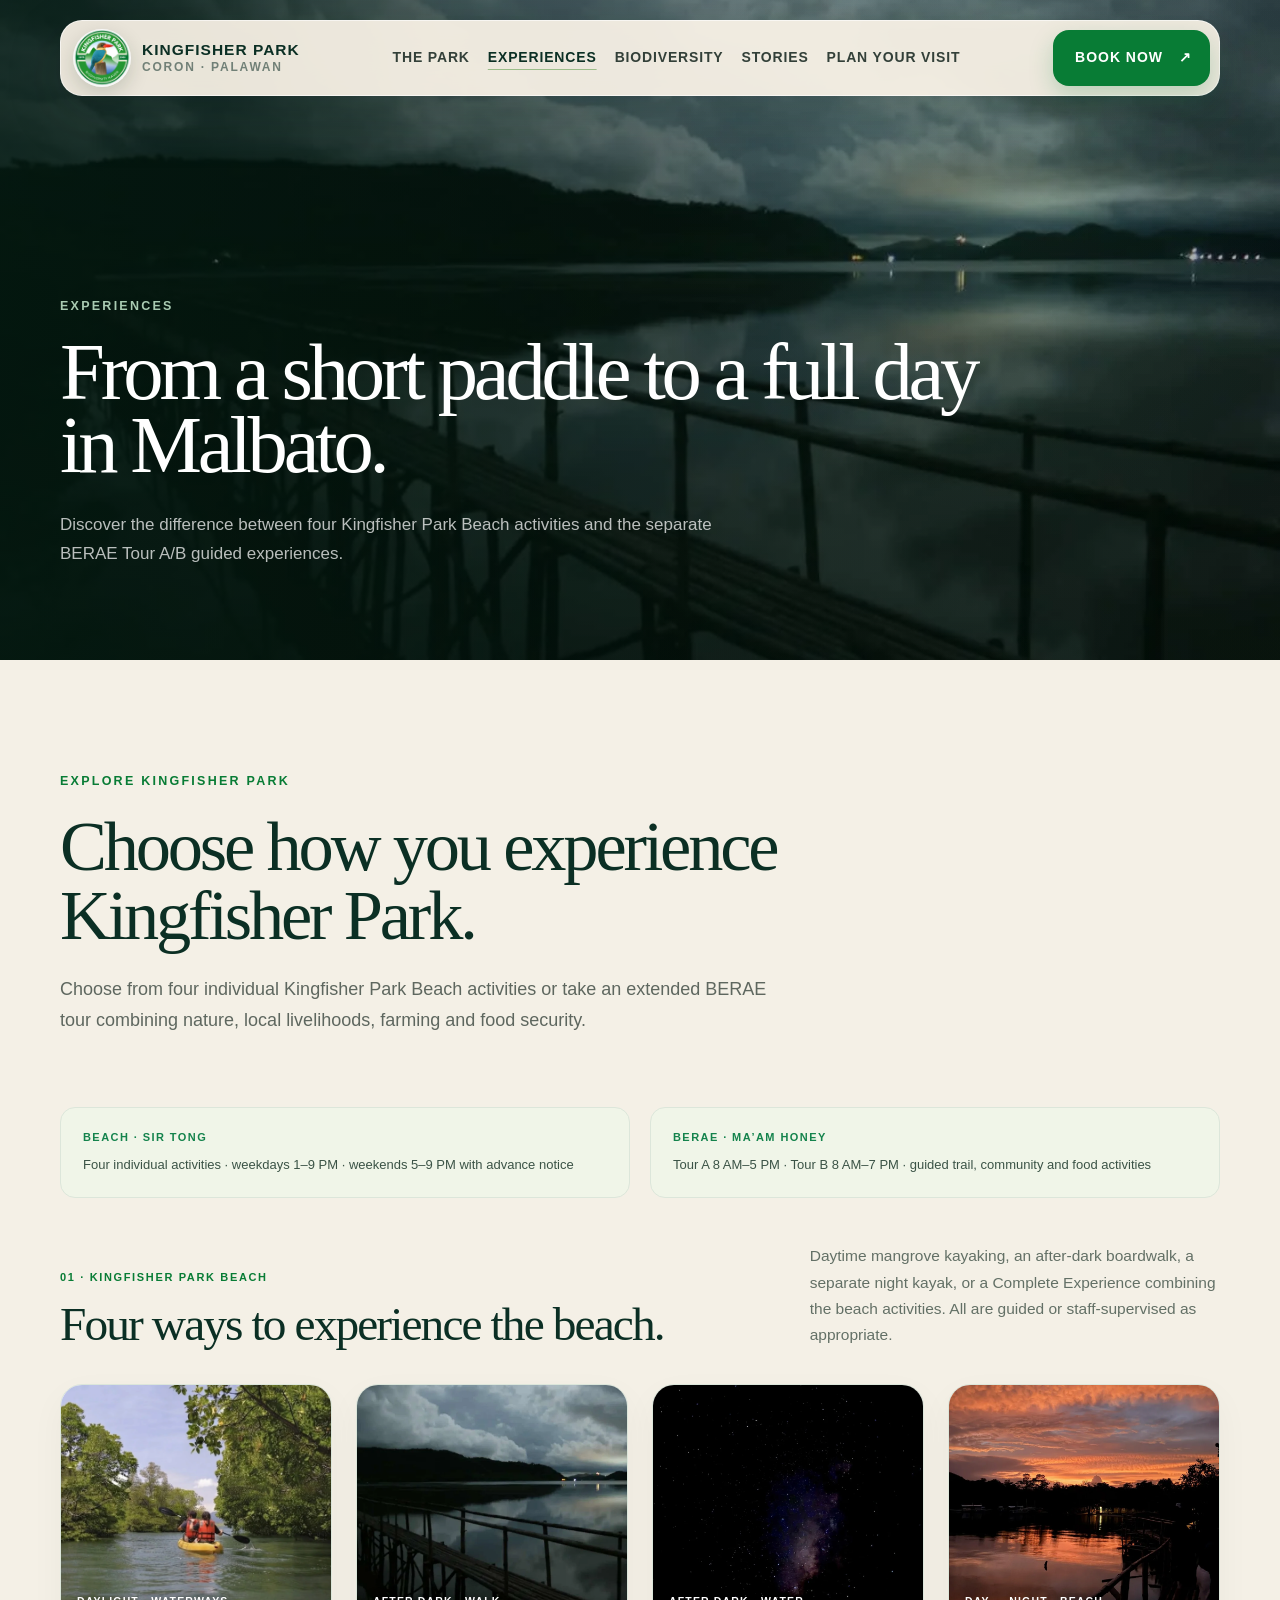
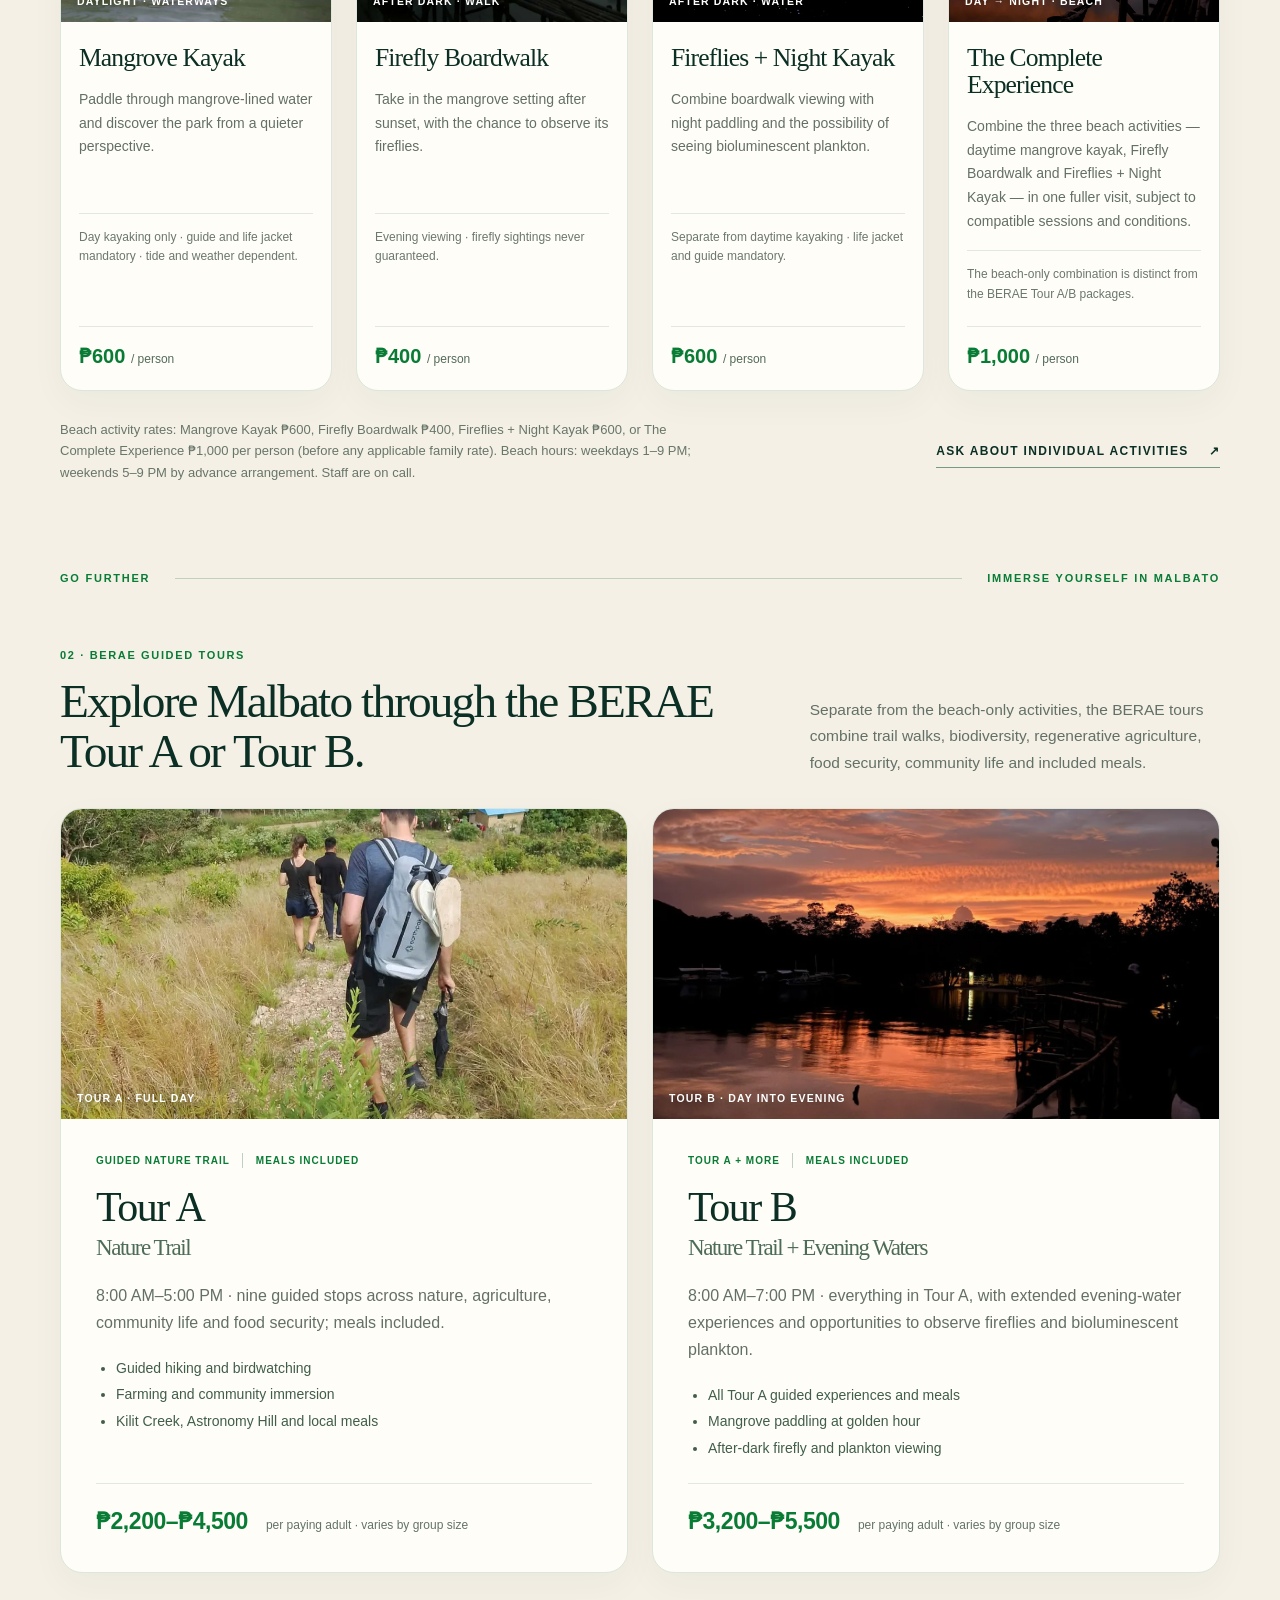
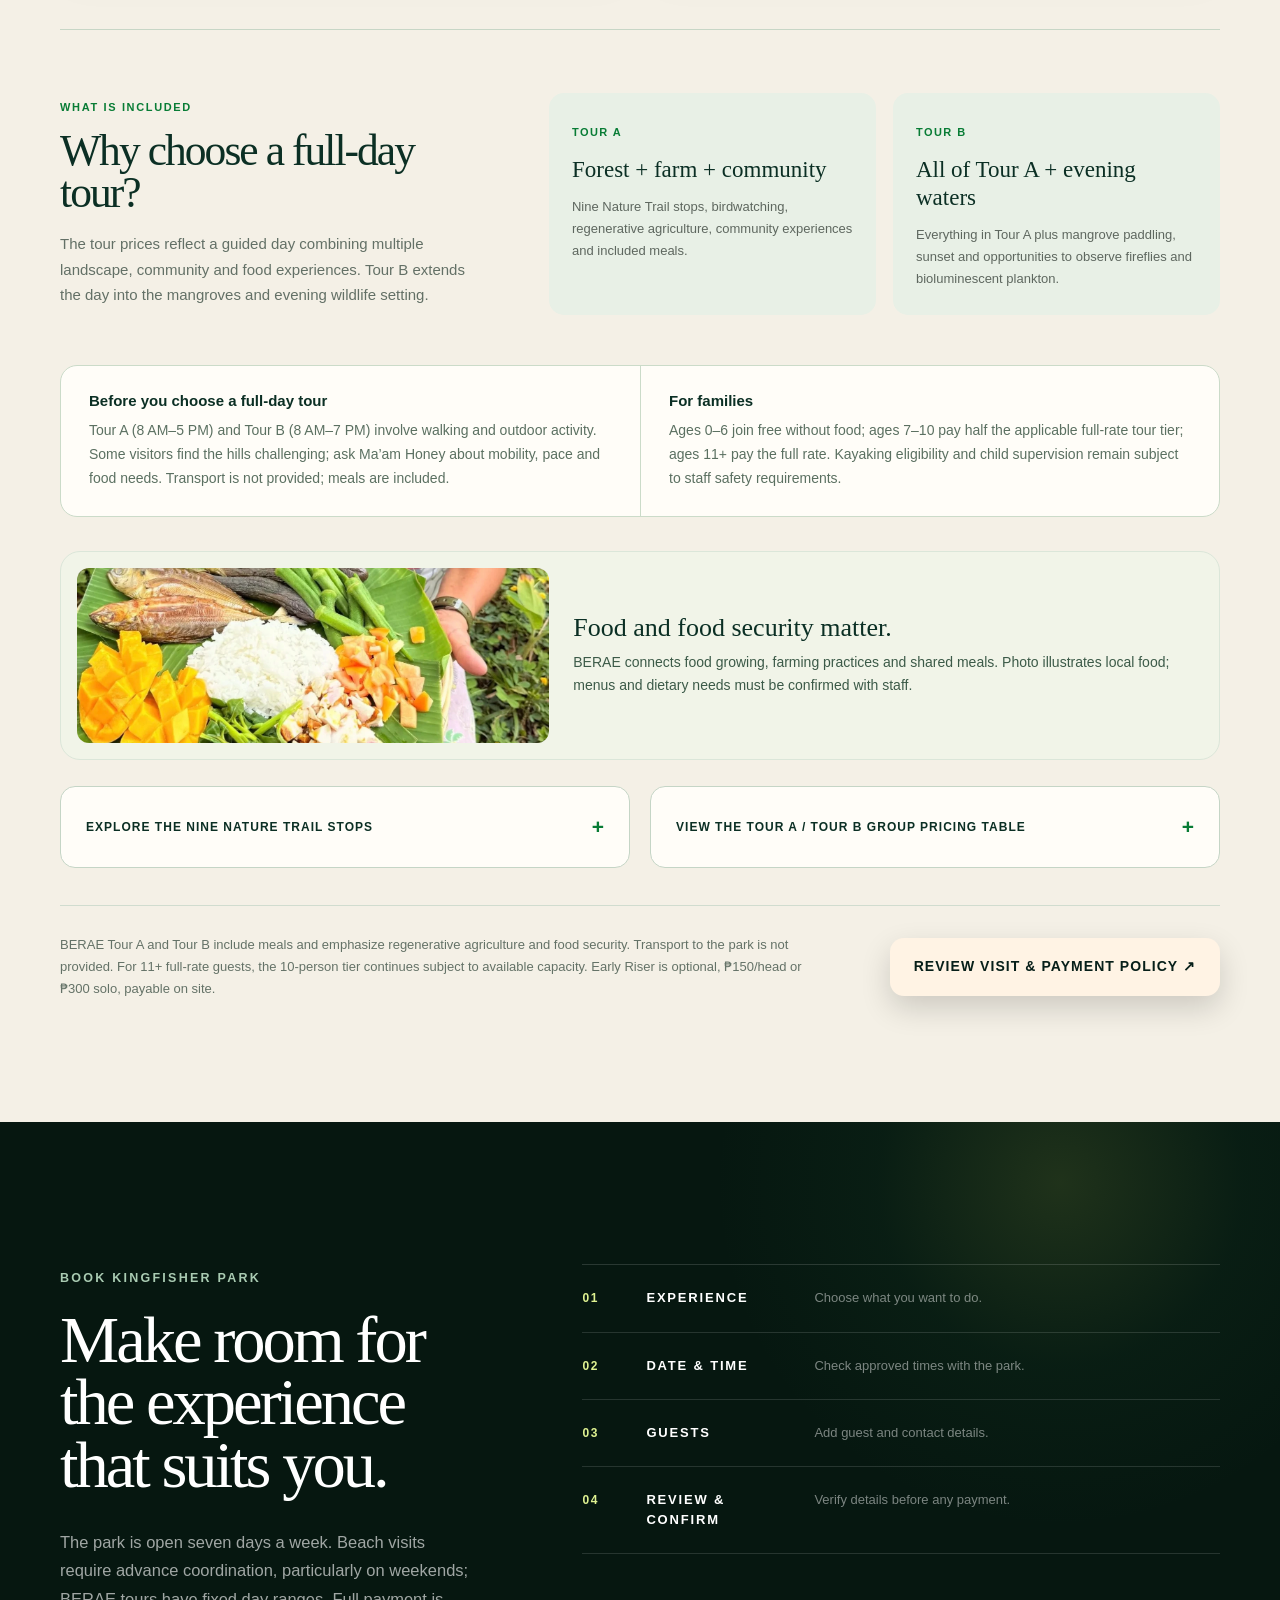
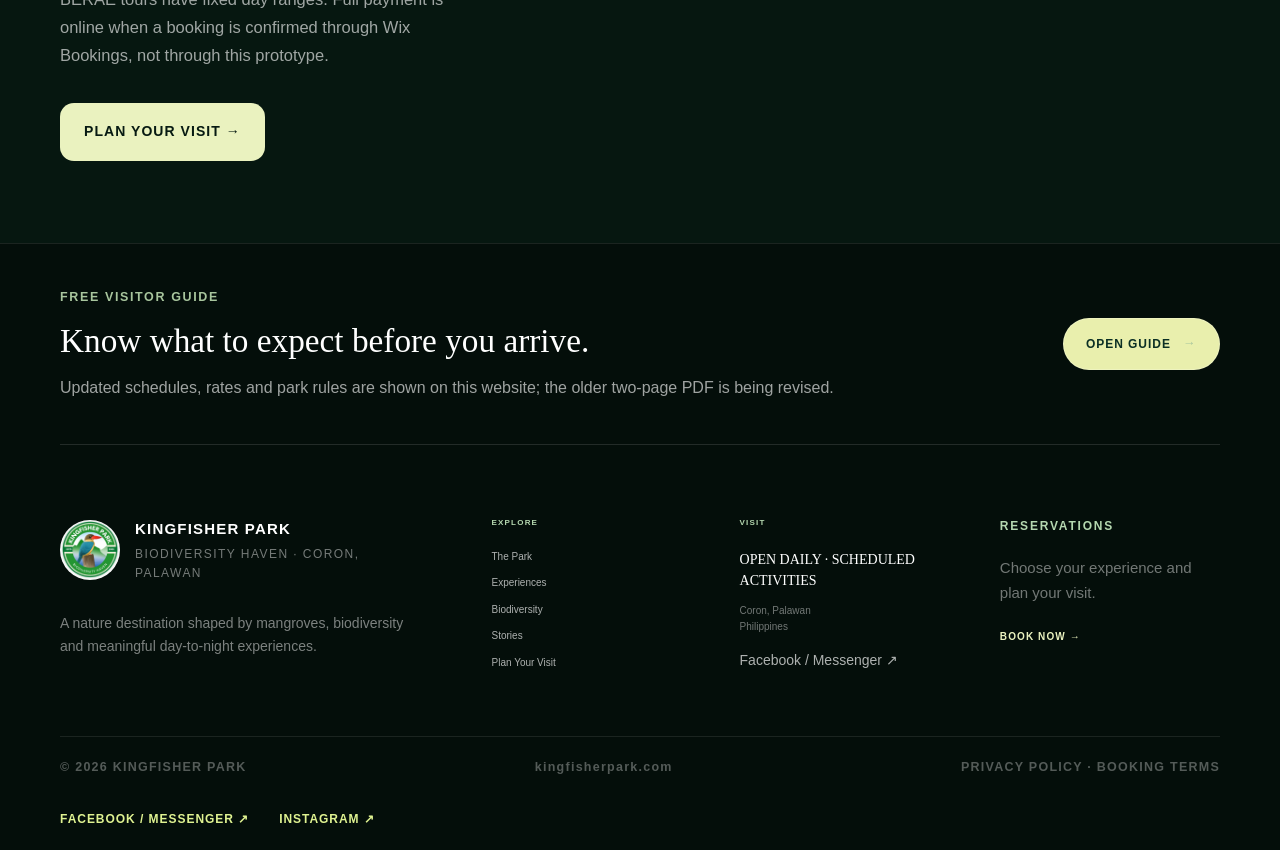
<file: experiences.html>
<!DOCTYPE html>
<html lang="en">
<head>
<meta charset="utf-8"/>
<meta content="width=device-width, initial-scale=1" name="viewport"/>
<meta content="#0b2f24" name="theme-color"/>
<meta content="Explore Kingfisher Park mangrove and evening experiences, Tour A/B full-day nature trails, inclusions and group-based pricing." name="description"/>
<title>Experiences — Kingfisher Park</title>
<link href="css/styles.css" rel="stylesheet"/>
<link href="css/client-tour-v8.css" rel="stylesheet"/><link href="css/v9-site.css" rel="stylesheet"/><link href="css/v9-1-site.css" rel="stylesheet"/><link href="css/v9-2-site.css" rel="stylesheet"/><link href="css/v9-3-site.css" rel="stylesheet"/></head>
<body class="kp-v8 kp-v7 kp-v7-experiences kp-v9 kp-v91 kp-v92 kp-v93">
<a class="skip-link" href="#main-content">Skip to main content</a>
<header class="site-header" id="site-header">
<div class="header-shell">
<a aria-label="Kingfisher Park home" class="brand" href="index.html">
<img alt="" class="brand-logo" height="512" src="assets/logo/kingfisher-park-logo-512.webp" width="512"/>
<span class="brand-copy">
<strong>KINGFISHER PARK</strong>
<small>CORON · PALAWAN</small>
</span>
</a>
<nav aria-label="Primary navigation" class="desktop-nav">
<a href="the-park.html">THE PARK</a>
<a aria-current="page" href="experiences.html">EXPERIENCES</a>
<a href="biodiversity.html">BIODIVERSITY</a>
<a href="stories.html">STORIES</a>
<a href="plan-your-visit.html">PLAN YOUR VISIT</a>
</nav>
<a class="header-book" href="booking.html">
<span>BOOK NOW</span>
<span aria-hidden="true">↗</span>
</a>
<button aria-controls="mobile-menu" aria-expanded="false" aria-label="Open navigation menu" class="menu-toggle" type="button">
<span></span><span></span>
</button>
</div>
<div class="mobile-menu" hidden="" id="mobile-menu">
<nav aria-label="Mobile navigation">
<a href="the-park.html">THE PARK</a>
<a aria-current="page" href="experiences.html">EXPERIENCES</a>
<a href="biodiversity.html">BIODIVERSITY</a>
<a href="stories.html">STORIES</a>
<a href="plan-your-visit.html">PLAN YOUR VISIT</a>
<a class="mobile-book" href="booking.html">BOOK NOW <span aria-hidden="true">↗</span></a>
</nav>
</div>
</header>
<main id="main-content">
<section class="subpage-hero subpage-hero-experiences">
<img alt="" aria-hidden="true" class="subpage-hero-photo" decoding="async" fetchpriority="high" height="898" src="assets/images/night/night-boardwalk.webp" width="1600"/>
<div aria-hidden="true" class="subpage-hero-shade"></div>
<div class="page-width subpage-hero-inner">
<span class="section-kicker section-kicker-light">EXPERIENCES</span>
<h1>From a short paddle to a full day in Malbato.</h1>
<p>Discover the difference between four Kingfisher Park Beach activities and the separate BERAE Tour A/B guided experiences.</p>
</div>
</section><section aria-labelledby="v91-explore-heading" class="v91-experience-showcase" id="experiences"><div class="page-width">
<header class="v91-showcase-intro"><span class="section-kicker">EXPLORE KINGFISHER PARK</span><h2 id="v91-explore-heading">Choose how you experience Kingfisher Park.</h2><p>Choose from four individual Kingfisher Park Beach activities or take an extended BERAE tour combining nature, local livelihoods, farming and food security.</p></header><div class="v93-dual-track" role="note"><div><strong>BEACH · SIR TONG</strong><span>Four individual activities · weekdays 1–9 PM · weekends 5–9 PM with advance notice</span></div><div><strong>BERAE · MA’AM HONEY</strong><span>Tour A 8 AM–5 PM · Tour B 8 AM–7 PM · guided trail, community and food activities</span></div></div>
<div class="v91-offering-header" id="beach-activities"><div><span class="v91-overline">01 · KINGFISHER PARK BEACH</span><h3>Four ways to experience the beach.</h3></div><p>Daytime mangrove kayaking, an after-dark boardwalk, a separate night kayak, or a Complete Experience combining the beach activities. All are guided or staff-supervised as appropriate.</p></div>
<div class="v91-offering-grid v93-offering-grid-four">
<article class="v91-offering-card" id="mangrove-kayak"><figure class="v91-offering-media"><img alt="Guests kayaking along the mangrove waterways at Kingfisher Park" loading="lazy" src="assets/images/nov21-client-photo-pack/kp-guided-mangrove-kayaking.webp"/><figcaption>DAYLIGHT · WATERWAYS</figcaption></figure><div class="v91-offering-body"><h4>Mangrove Kayak</h4><p>Paddle through mangrove-lined water and discover the park from a quieter perspective.</p><div class="v91-card-meta">Day kayaking only · guide and life jacket mandatory · tide and weather dependent.</div><div class="v91-card-footer"><strong class="v92-individual-price">₱600 <span>/ person</span></strong></div></div></article>
<article class="v91-offering-card" id="firefly-boardwalk"><figure class="v91-offering-media"><img alt="Boardwalk at the edge of the mangrove waterway" loading="lazy" src="assets/images/experiences/firefly-boardwalk.webp"/><figcaption>AFTER DARK · WALK</figcaption></figure><div class="v91-offering-body"><h4>Firefly Boardwalk</h4><p>Take in the mangrove setting after sunset, with the chance to observe its fireflies.</p><div class="v91-card-meta">Evening viewing · firefly sightings never guaranteed.</div><div class="v91-card-footer"><strong class="v92-individual-price">₱400 <span>/ person</span></strong></div></div></article>
<article class="v91-offering-card" id="night-kayak"><figure class="v91-offering-media"><img alt="Evening nature image used to introduce the night kayak experience" loading="lazy" src="assets/images/experiences/night-kayak.webp"/><figcaption>AFTER DARK · WATER</figcaption></figure><div class="v91-offering-body"><h4>Fireflies + Night Kayak</h4><p>Combine boardwalk viewing with night paddling and the possibility of seeing bioluminescent plankton.</p><div class="v91-card-meta">Separate from daytime kayaking · life jacket and guide mandatory.</div><div class="v91-card-footer"><strong class="v92-individual-price">₱600 <span>/ person</span></strong></div></div></article>
<article class="v91-offering-card" id="complete-experience"><figure class="v91-offering-media"><img alt="Sunset reflected on the water near the Kingfisher Park boardwalk" loading="lazy" src="assets/images/experiences/complete-experience.webp"/><figcaption>DAY → NIGHT · BEACH</figcaption></figure><div class="v91-offering-body"><h4>The Complete Experience</h4><p>Combine the three beach activities — daytime mangrove kayak, Firefly Boardwalk and Fireflies + Night Kayak — in one fuller visit, subject to compatible sessions and conditions.</p><div class="v91-card-meta">The beach-only combination is distinct from the BERAE Tour A/B packages.</div><div class="v91-card-footer"><strong class="v92-individual-price">₱1,000 <span>/ person</span></strong></div></div></article></div>
<div class="v91-offering-note"><p>Beach activity rates: Mangrove Kayak ₱600, Firefly Boardwalk ₱400, Fireflies + Night Kayak ₱600, or The Complete Experience ₱1,000 per person (before any applicable family rate). Beach hours: weekdays 1–9 PM; weekends 5–9 PM by advance arrangement. Staff are on call.</p><a class="v91-action-link" href="https://web.facebook.com/KingfisherPark" rel="noopener noreferrer" target="_blank">ASK ABOUT INDIVIDUAL ACTIVITIES <span aria-hidden="true">↗</span></a></div>
<div class="v91-group-transition" id="eco-tours"><span>GO FURTHER</span><i aria-hidden="true"></i><span>IMMERSE YOURSELF IN MALBATO</span></div>
<div class="v91-offering-header v91-package-head"><div><span class="v91-overline">02 · BERAE GUIDED TOURS</span><h3>Explore Malbato through the BERAE Tour A or Tour B.</h3></div><p>Separate from the beach-only activities, the BERAE tours combine trail walks, biodiversity, regenerative agriculture, food security, community life and included meals.</p></div>
<div class="v91-offering-grid v91-offering-grid-two">
<article class="v91-offering-card v91-package-card"><figure class="v91-offering-media"><img alt="Visitors walking along the grassy hills of the Nature Trail" loading="lazy" src="assets/images/nov21-client-photo-pack/kp-guided-hillside-trail-walk.webp"/><figcaption>TOUR A · FULL DAY</figcaption></figure><div class="v91-offering-body"><div class="v91-package-top"><span>GUIDED NATURE TRAIL</span><span>MEALS INCLUDED</span></div><h4>Tour A <small>Nature Trail</small></h4><p>8:00 AM–5:00 PM · nine guided stops across nature, agriculture, community life and food security; meals included.</p><ul><li>Guided hiking and birdwatching</li><li>Farming and community immersion</li><li>Kilit Creek, Astronomy Hill and local meals</li></ul><div class="v91-card-footer"><strong>₱2,200–₱4,500</strong><span>per paying adult · varies by group size</span></div></div></article>
<article class="v91-offering-card v91-package-card"><figure class="v91-offering-media"><img alt="Sunset across the mangrove water, illustrating Tour B evening experiences" loading="lazy" src="assets/images/night/sunset-water.webp"/><figcaption>TOUR B · DAY INTO EVENING</figcaption></figure><div class="v91-offering-body"><div class="v91-package-top"><span>TOUR A + MORE</span><span>MEALS INCLUDED</span></div><h4>Tour B <small>Nature Trail + Evening Waters</small></h4><p>8:00 AM–7:00 PM · everything in Tour A, with extended evening-water experiences and opportunities to observe fireflies and bioluminescent plankton.</p><ul><li>All Tour A guided experiences and meals</li><li>Mangrove paddling at golden hour</li><li>After-dark firefly and plankton viewing</li></ul><div class="v91-card-footer"><strong>₱3,200–₱5,500</strong><span>per paying adult · varies by group size</span></div></div></article>
</div>
<div class="v91-package-compare"><div class="v91-package-compare-intro"><span class="v91-overline">WHAT IS INCLUDED</span><h3>Why choose a full-day tour?</h3><p>The tour prices reflect a guided day combining multiple landscape, community and food experiences. Tour B extends the day into the mangroves and evening wildlife setting.</p></div><div class="v91-package-highlights"><div><span>TOUR A</span><strong>Forest + farm + community</strong><p>Nine Nature Trail stops, birdwatching, regenerative agriculture, community experiences and included meals.</p></div><div><span>TOUR B</span><strong>All of Tour A + evening waters</strong><p>Everything in Tour A plus mangrove paddling, sunset and opportunities to observe fireflies and bioluminescent plankton.</p></div></div></div><div class="v92-experience-practical" role="note"><div><strong>Before you choose a full-day tour</strong><p>Tour A (8 AM–5 PM) and Tour B (8 AM–7 PM) involve walking and outdoor activity. Some visitors find the hills challenging; ask Ma’am Honey about mobility, pace and food needs. Transport is not provided; meals are included.</p></div><div><strong>For families</strong><p>Ages 0–6 join free without food; ages 7–10 pay half the applicable full-rate tour tier; ages 11+ pay the full rate. Kayaking eligibility and child supervision remain subject to staff safety requirements.</p></div></div>
<figure class="v93-meal-feature"><img alt="A local meal with rice, fish, vegetables and fruit served on a banana leaf" loading="lazy" src="assets/images/nov21-client-photo-pack/kp-local-food-banana-leaf-meal.webp"/><figcaption><strong>Food and food security matter.</strong> BERAE connects food growing, farming practices and shared meals. Photo illustrates local food; menus and dietary needs must be confirmed with staff.</figcaption></figure><div class="v91-tour-details"><details class="v91-disclosure"><summary>EXPLORE THE NINE NATURE TRAIL STOPS <span aria-hidden="true">+</span></summary><ol class="v91-trail-list"><li>Community immersion</li><li>Birdwatching</li><li>Regenerative agriculture farm tour</li><li>Hike to Pitcher Hill</li><li>Kilit Creek</li><li>Hike to Astronomy Hill</li><li>Greenhouse retreat</li><li>School farm</li><li>Chapel on the Hill</li></ol><p>The order and timing of stops depend on group pace and conditions.</p></details>
<details class="v91-disclosure" id="tour-rates"><summary>VIEW THE TOUR A / TOUR B GROUP PRICING TABLE <span aria-hidden="true">+</span></summary><div class="v91-table-scroll"><table><caption>Per full-paying guest age 11+, with the 10-person tier continuing for groups of 11+</caption><thead><tr><th>Full-rate guests (11+)</th><th>Tour A / adult</th><th>Tour B / adult</th></tr></thead><tbody><tr><th scope="row">1</th><td>₱4,500</td><td>₱5,500</td></tr><tr><th scope="row">2</th><td>₱3,000</td><td>₱4,000</td></tr><tr><th scope="row">3</th><td>₱2,900</td><td>₱3,900</td></tr><tr><th scope="row">4</th><td>₱2,800</td><td>₱3,800</td></tr><tr><th scope="row">5</th><td>₱2,700</td><td>₱3,700</td></tr><tr><th scope="row">6</th><td>₱2,600</td><td>₱3,600</td></tr><tr><th scope="row">7</th><td>₱2,500</td><td>₱3,500</td></tr><tr><th scope="row">8</th><td>₱2,400</td><td>₱3,400</td></tr><tr><th scope="row">9</th><td>₱2,300</td><td>₱3,300</td></tr><tr><th scope="row">10</th><td>₱2,200</td><td>₱3,200</td></tr><tr><th scope="row">11+</th><td>₱2,200</td><td>₱3,200</td></tr></tbody></table></div><p>Guests aged 11 and above pay full rates and count toward the full-rate guest group tier. Ages 7–10 pay half that applicable rate, with meals. Ages 0–6 are free without food and do not count toward the tier. All groups are subject to safe daily and activity capacity.</p></details></div>
<div class="v91-packages-foot"><p>BERAE Tour A and Tour B include meals and emphasize regenerative agriculture and food security. Transport to the park is not provided. For 11+ full-rate guests, the 10-person tier continues subject to available capacity. Early Riser is optional, ₱150/head or ₱300 solo, payable on site.</p><a class="button button-primary" href="booking.html">REVIEW VISIT &amp; PAYMENT POLICY ↗</a></div>
</div></section>
<section aria-labelledby="booking-title" class="booking-cta" id="booking">
<div aria-hidden="true" class="booking-glow"></div>
<div class="page-width booking-shell">
<div class="booking-copy">
<span class="section-kicker section-kicker-night">BOOK KINGFISHER PARK</span>
<h2 id="booking-title">Make room for the experience that suits you.</h2>
<p>The park is open seven days a week. Beach visits require advance coordination, particularly on weekends; BERAE tours have fixed day ranges. Full payment is online when a booking is confirmed through Wix Bookings, not through this prototype.</p>
<a class="button button-booking-demo" href="booking.html">PLAN YOUR VISIT →</a>
</div>
<ol aria-label="Booking steps" class="booking-steps">
<li>
<span>01</span>
<strong>EXPERIENCE</strong>
<small>Choose what you want to do.</small>
</li>
<li>
<span>02</span>
<strong>DATE &amp; TIME</strong>
<small>Check approved times with the park.</small>
</li>
<li>
<span>03</span>
<strong>GUESTS</strong>
<small>Add guest and contact details.</small>
</li>
<li>
<span>04</span>
<strong>REVIEW &amp; CONFIRM</strong>
<small>Verify details before any payment.</small>
</li>
</ol>
</div>
</section>
</main>
<a aria-label="Book a Kingfisher Park experience" class="mobile-sticky-book" href="booking.html">
<span>
<small>BEACH &amp; BERAE · ADVANCE BOOKING</small>
<strong>BOOK YOUR EXPERIENCE</strong>
</span>
<span aria-hidden="true" class="mobile-sticky-arrow">→</span>
</a>
<footer class="site-footer">
<div class="page-width footer-guide">
<div>
<span>FREE VISITOR GUIDE</span>
<strong>Know what to expect before you arrive.</strong>
<p>Updated schedules, rates and park rules are shown on this website; the older two-page PDF is being revised.</p>
</div>
<a href="visitor-guide.html">OPEN GUIDE <span aria-hidden="true">→</span></a>
</div>
<div class="page-width footer-grid">
<div class="footer-brand">
<a aria-label="Kingfisher Park home" class="footer-logo-lockup" href="index.html">
<img alt="" height="512" src="assets/logo/kingfisher-park-logo-512.webp" width="512"/>
<span>
<strong>KINGFISHER PARK</strong>
<small>BIODIVERSITY HAVEN · CORON, PALAWAN</small>
</span>
</a>
<p>
          A nature destination shaped by mangroves, biodiversity and meaningful day-to-night experiences.
        </p>
</div>
<nav aria-label="Footer navigation" class="footer-nav">
<span>EXPLORE</span>
<a href="the-park.html">The Park</a>
<a href="experiences.html">Experiences</a>
<a href="biodiversity.html">Biodiversity</a>
<a href="stories.html">Stories</a>
<a href="plan-your-visit.html">Plan Your Visit</a>
</nav>
<div class="footer-visit">
<span>VISIT</span>
<strong>OPEN DAILY · SCHEDULED ACTIVITIES</strong>
<p>Coron, Palawan<br/>Philippines</p>
<a href="https://web.facebook.com/KingfisherPark" rel="noopener noreferrer" target="_blank">
          Facebook / Messenger ↗
        </a>
</div>
<div class="footer-book">
<span>RESERVATIONS</span>
<p>Choose your experience and plan your visit.</p>
<a class="footer-book-link" href="booking.html">BOOK NOW →</a>
</div>
</div>
<div class="page-width footer-bottom">
<span>© 2026 KINGFISHER PARK</span>
<span>kingfisherpark.com</span>
<span>PRIVACY POLICY · BOOKING TERMS</span>
</div>
<div class="page-width v8-social-footer"><a href="https://web.facebook.com/KingfisherPark" rel="noopener noreferrer" target="_blank">FACEBOOK / MESSENGER ↗</a><a href="https://www.instagram.com/kingfisherpark.coron/" rel="noopener noreferrer" target="_blank">INSTAGRAM ↗</a></div></footer>
<div aria-atomic="true" aria-live="polite" class="prototype-toast" id="prototype-toast" role="status"></div>
<script src="js/main.js"></script>
</body>
</html>
</file>
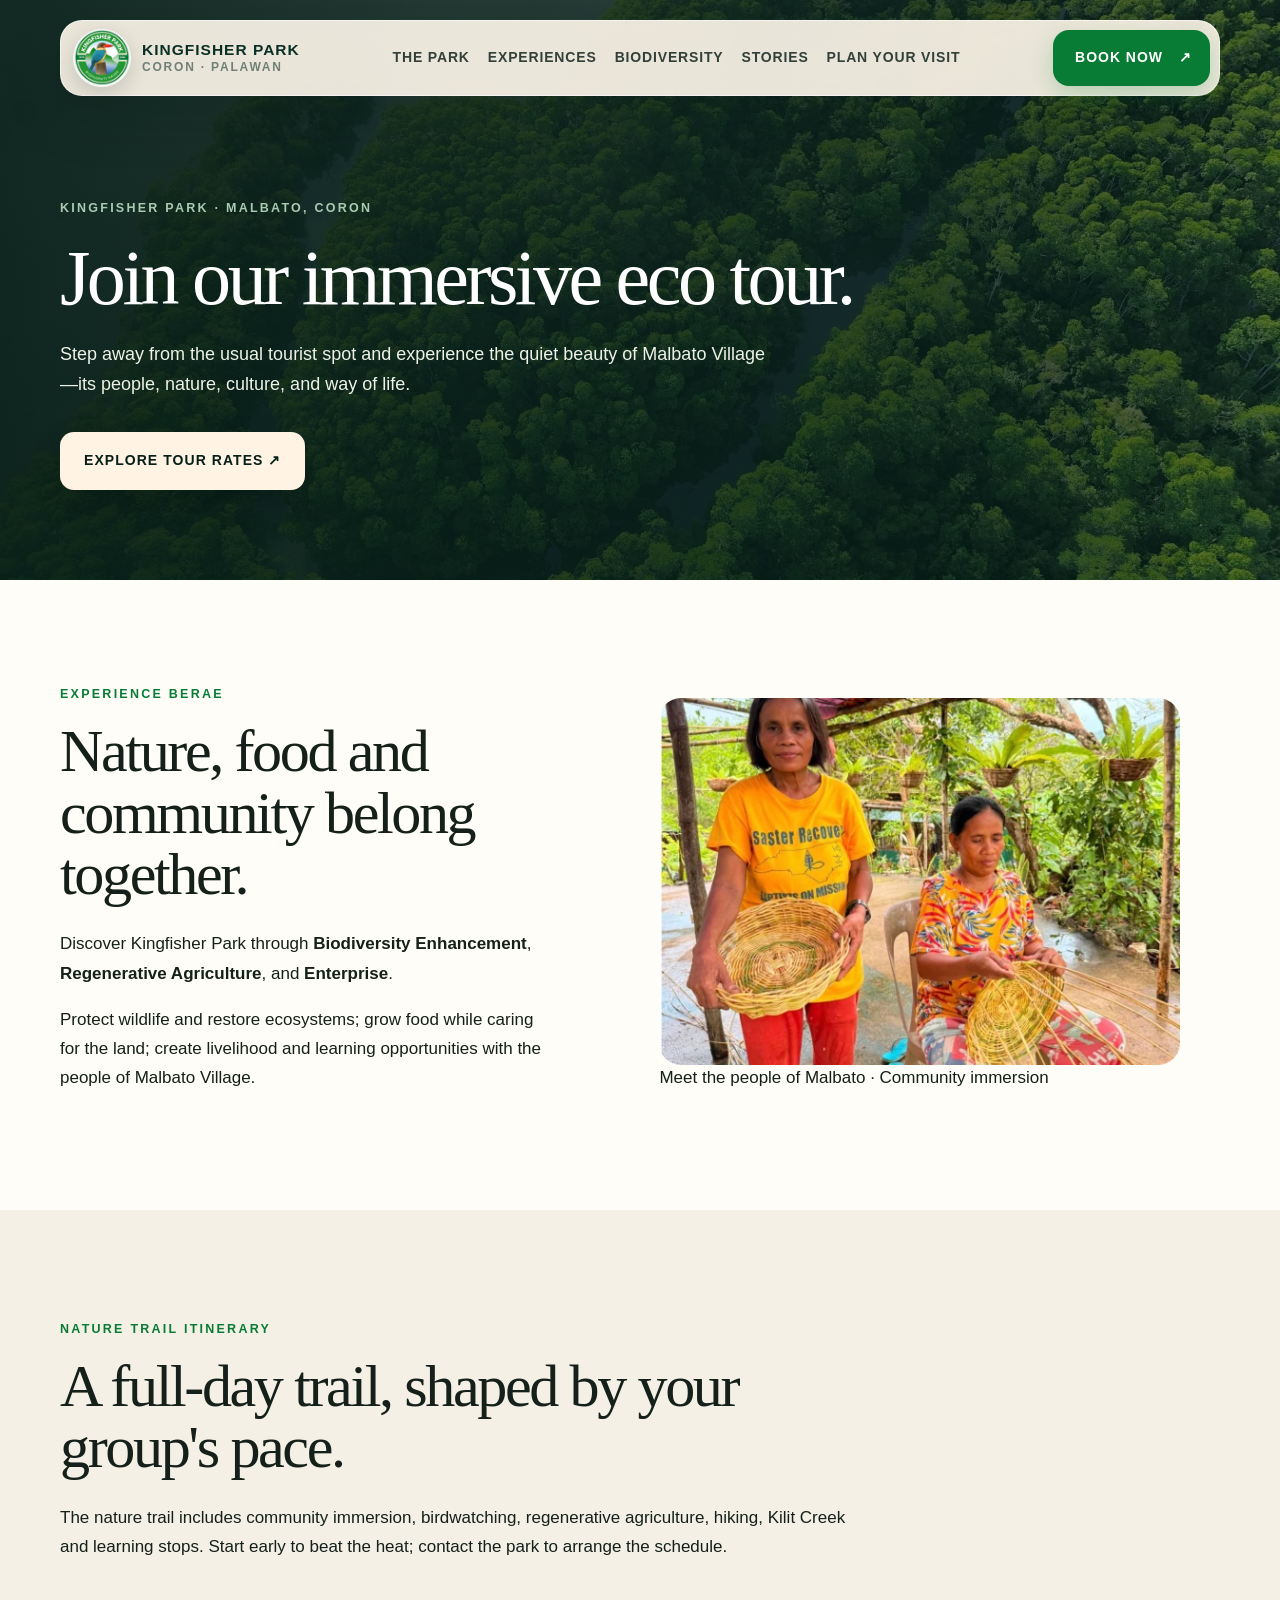
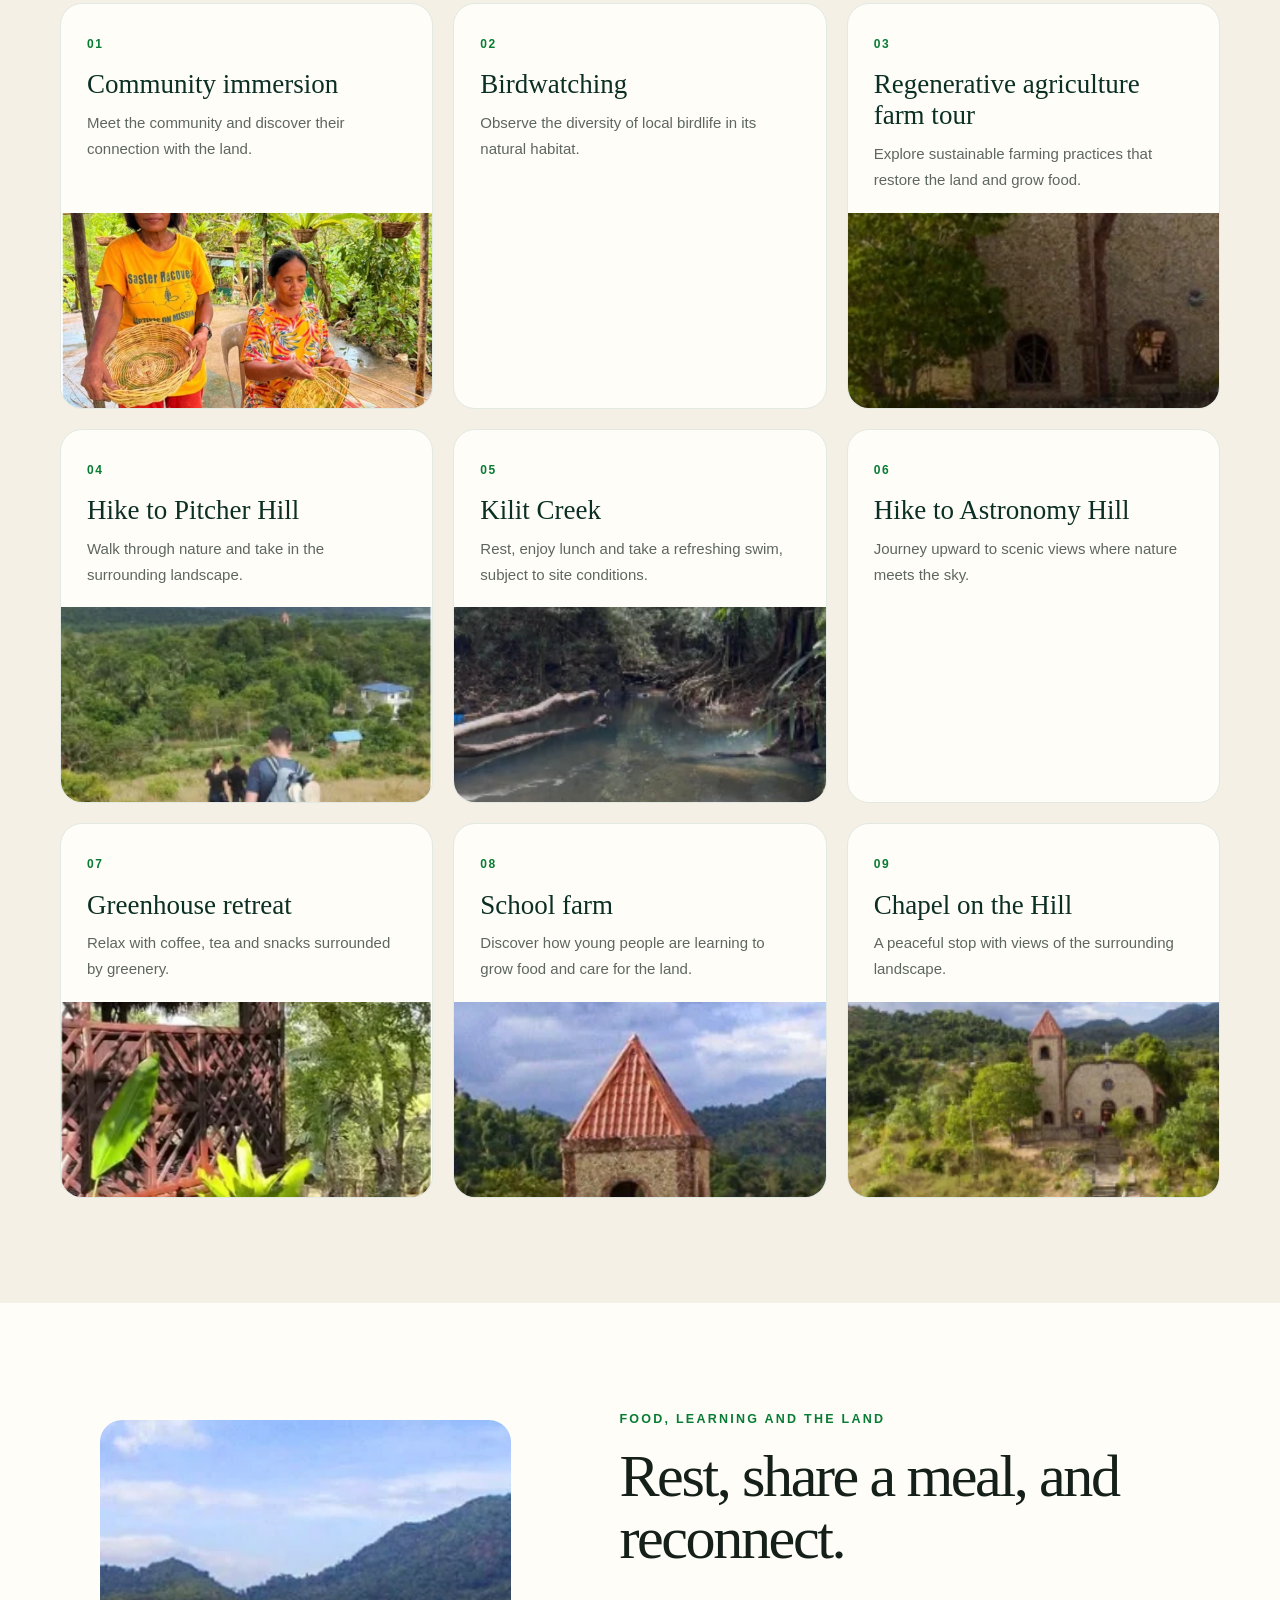
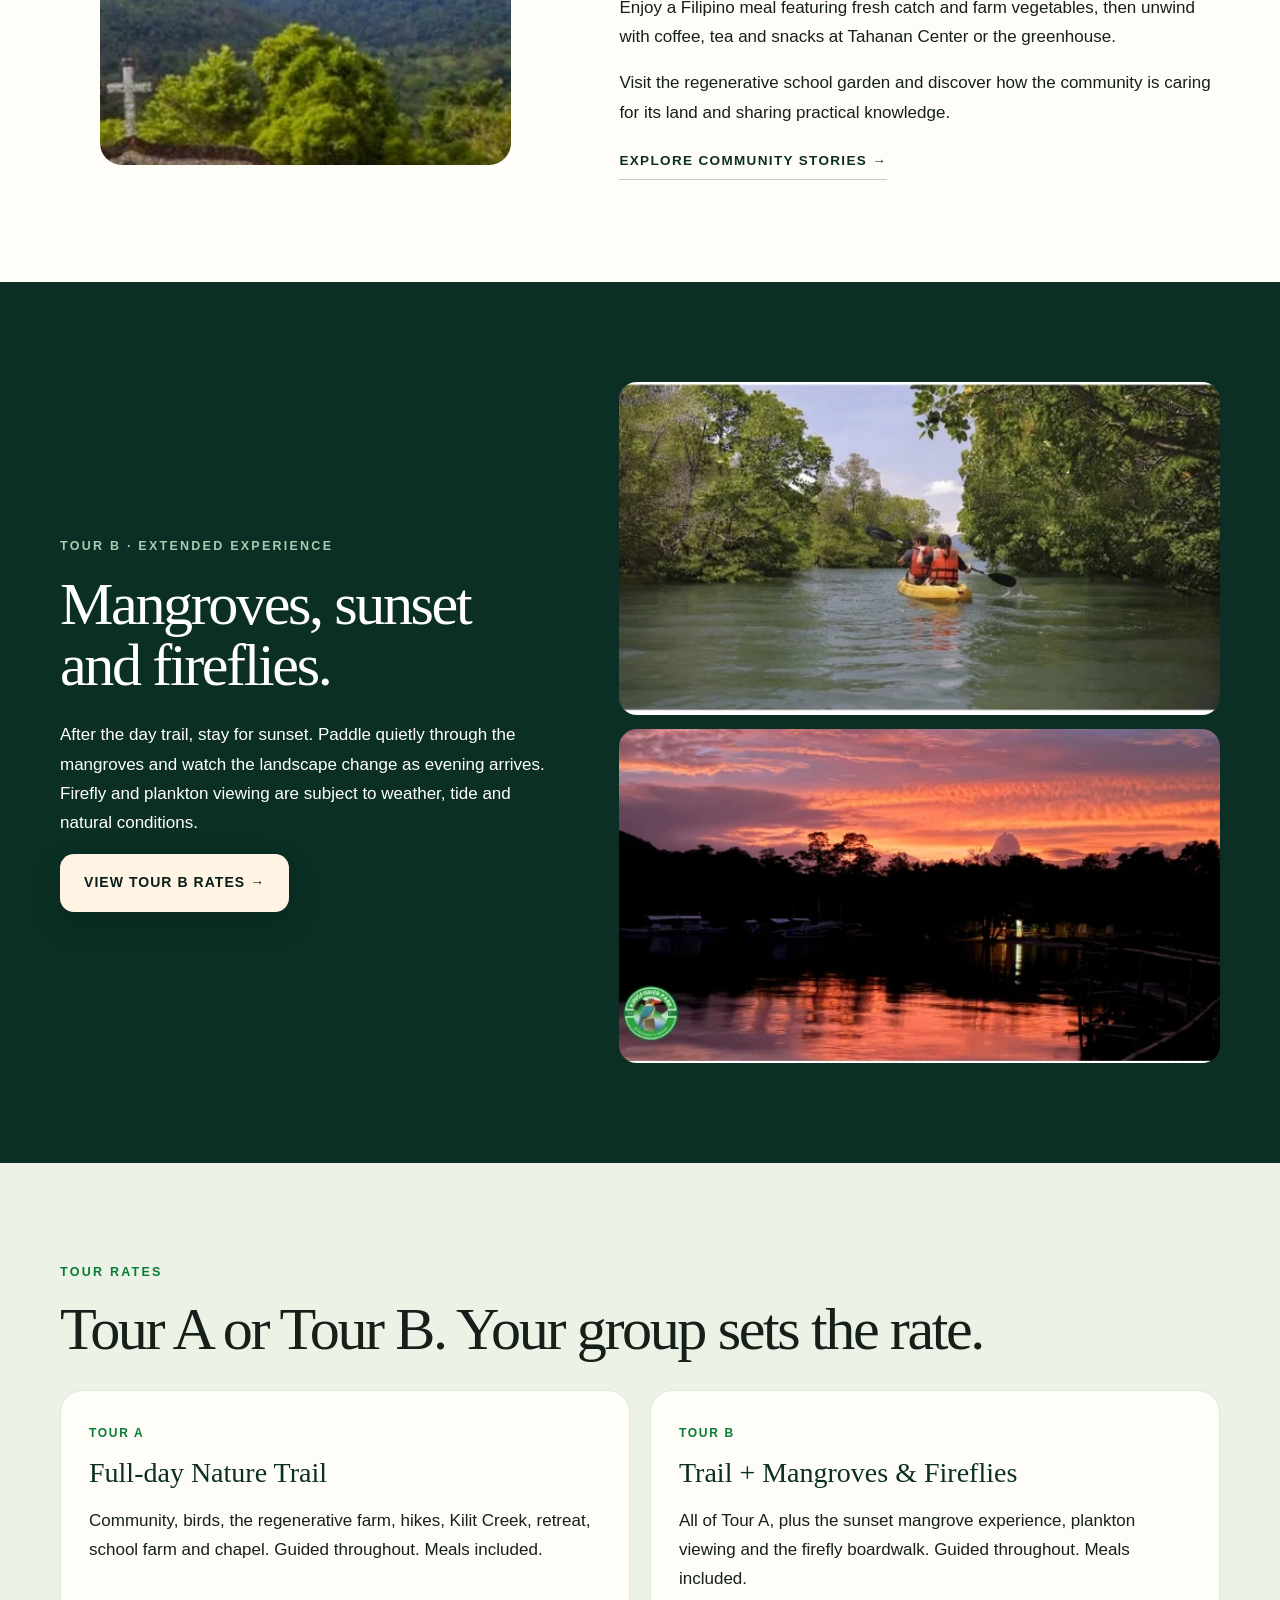
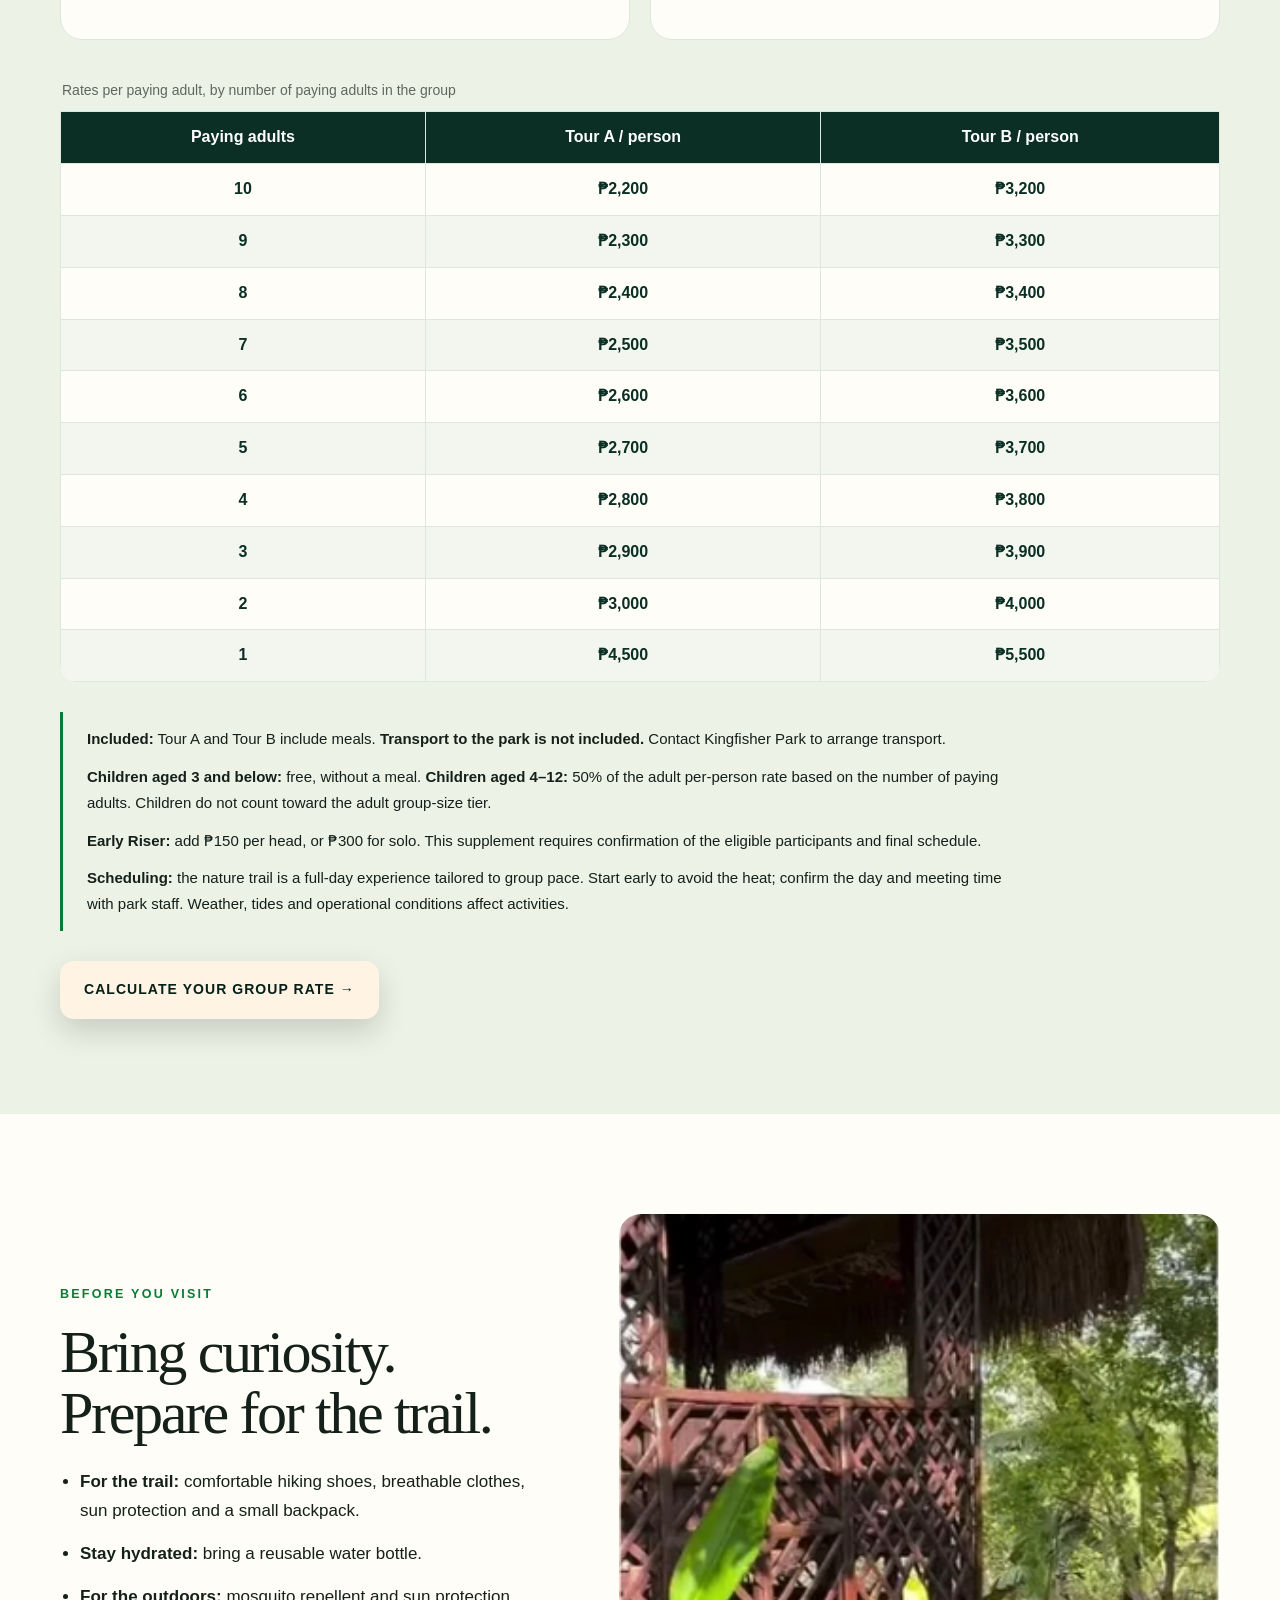
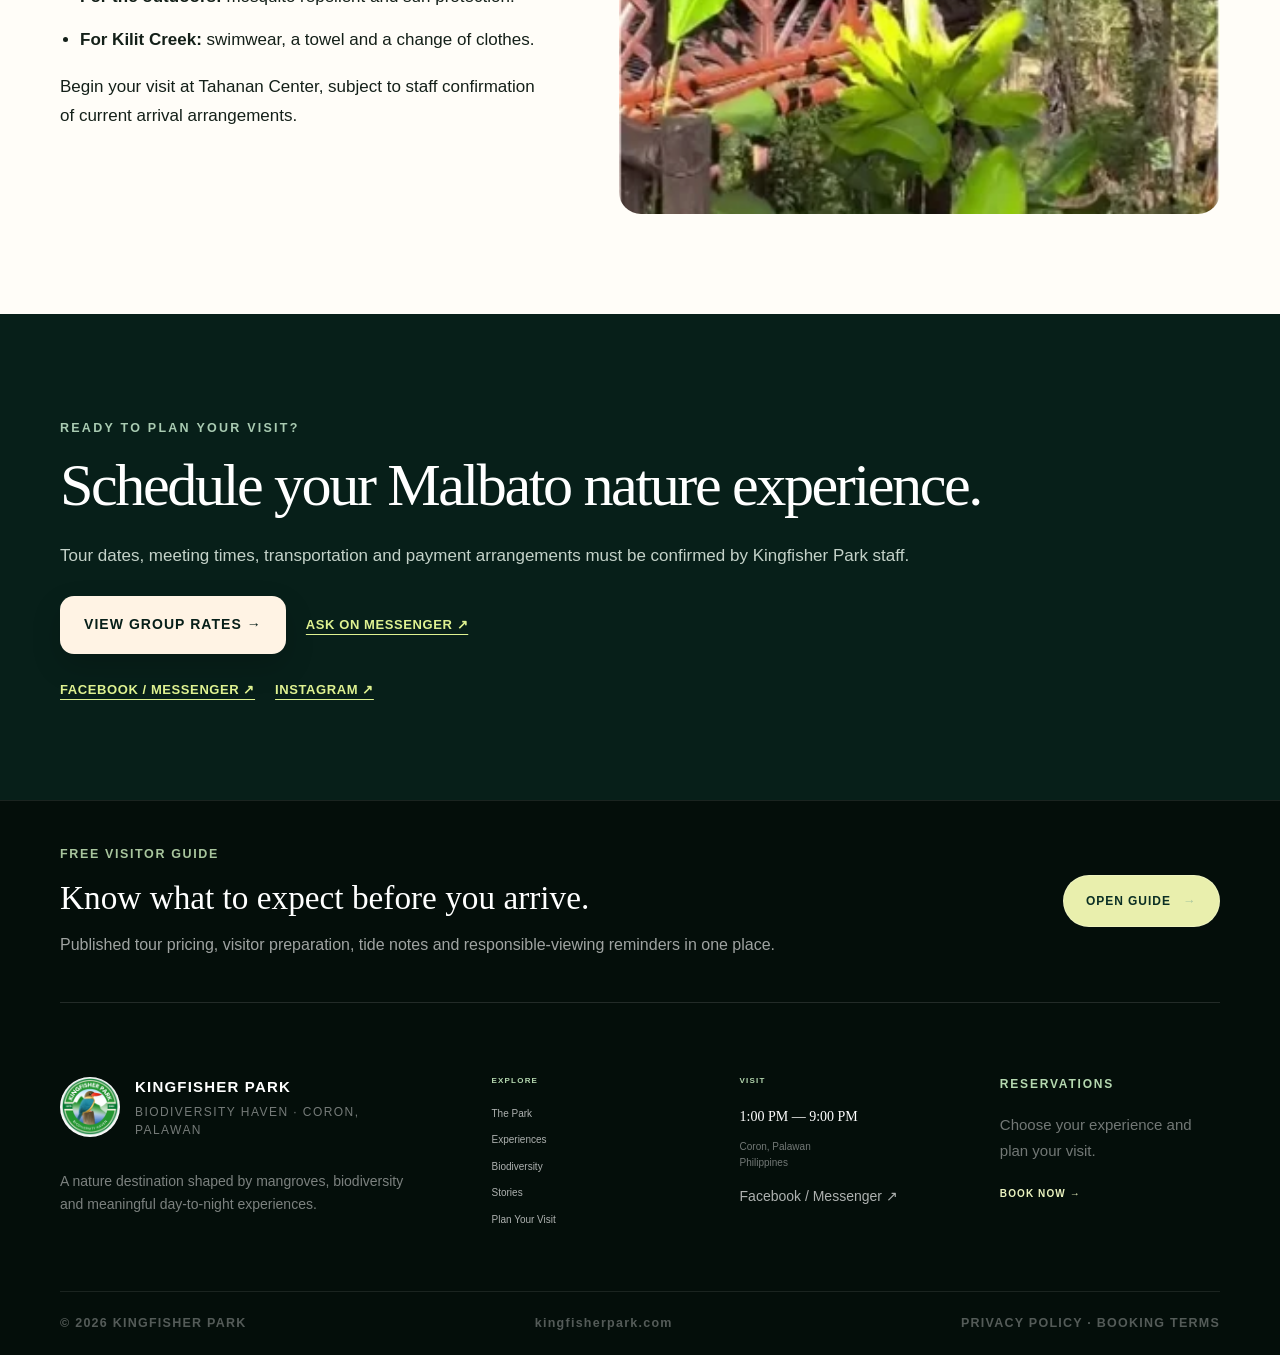
<file: nature-trail.html>
<!doctype html><html lang="en"><head><meta charset="utf-8"/><meta name="viewport" content="width=device-width,initial-scale=1"/><meta name="theme-color" content="#0b2f24"/><meta name="description" content="Kingfisher Park Malbato Nature Trail — Tour A, Tour B, community immersion, BERAE, birdwatching, regenerative agriculture, and group tour rates."/><title>Nature Trail &amp; Immersive Eco Tours — Kingfisher Park</title><link rel="stylesheet" href="css/styles.css"/><link rel="stylesheet" href="css/client-tour-v8.css"/></head><body class="kp-v8 kp-v7 kp-v8"><a class="skip-link" href="#main-content">Skip to content</a><header class="site-header" id="site-header">
<div class="header-shell">
<a aria-label="Kingfisher Park home" class="brand" href="index.html">
<img alt="" class="brand-logo" height="512" src="assets/logo/kingfisher-park-logo-512.webp" width="512"/>
<span class="brand-copy">
<strong>KINGFISHER PARK</strong>
<small>CORON · PALAWAN</small>
</span>
</a>
<nav aria-label="Primary navigation" class="desktop-nav">
<a href="the-park.html">THE PARK</a>
<a href="experiences.html">EXPERIENCES</a>
<a href="biodiversity.html">BIODIVERSITY</a>
<a href="stories.html">STORIES</a>
<a href="plan-your-visit.html">PLAN YOUR VISIT</a>
</nav>
<a class="header-book" href="booking.html">
<span>BOOK NOW</span>
<span aria-hidden="true">↗</span>
</a>
<button aria-controls="mobile-menu" aria-expanded="false" aria-label="Open navigation menu" class="menu-toggle" type="button">
<span></span><span></span>
</button>
</div>
<div class="mobile-menu" hidden="" id="mobile-menu">
<nav aria-label="Mobile navigation">
<a href="the-park.html">THE PARK</a>
<a href="experiences.html">EXPERIENCES</a>
<a href="biodiversity.html">BIODIVERSITY</a>
<a href="stories.html">STORIES</a>
<a href="plan-your-visit.html">PLAN YOUR VISIT</a>
<a class="mobile-book" href="booking.html">BOOK NOW <span aria-hidden="true">↗</span></a>
</nav>
</div>
</header><main id="main-content">
<section class="v8-tour-hero"><img src="assets/images/hero/mangrove-aerial.webp" alt="" aria-hidden="true"/><div class="page-width v8-tour-hero-inner"><span class="section-kicker section-kicker-light">KINGFISHER PARK · MALBATO, CORON</span><h1>Join our immersive eco tour.</h1><p>Step away from the usual tourist spot and experience the quiet beauty of Malbato Village—its people, nature, culture, and way of life.</p><a class="button button-primary" href="booking.html">EXPLORE TOUR RATES ↗</a></div></section>
<section class="v8-editorial-section"><div class="page-width v8-split"><div><span class="section-kicker">EXPERIENCE BERAE</span><h2>Nature, food and community belong together.</h2><p>Discover Kingfisher Park through <strong>Biodiversity Enhancement</strong>, <strong>Regenerative Agriculture</strong>, and <strong>Enterprise</strong>.</p><p>Protect wildlife and restore ecosystems; grow food while caring for the land; create livelihood and learning opportunities with the people of Malbato Village.</p></div><figure><img src="assets/images/client-trail/malbato-community-weaving.webp" alt="Two Malbato community members demonstrate hand weaving." loading="lazy"/><figcaption>Meet the people of Malbato · Community immersion</figcaption></figure></div></section>
<section class="v8-steps-section" id="trail-itinerary"><div class="page-width"><div class="v8-intro"><span class="section-kicker">NATURE TRAIL ITINERARY</span><h2>A full-day trail, shaped by your group's pace.</h2><p>The nature trail includes community immersion, birdwatching, regenerative agriculture, hiking, Kilit Creek and learning stops. Start early to beat the heat; contact the park to arrange the schedule.</p></div><div class="v8-itinerary-grid"><article class="v8-trail-step"><div class="v8-step-copy"><span class="v8-step-index">01</span><h3>Community immersion</h3><p>Meet the community and discover their connection with the land.</p></div><img src="assets/images/client-trail/malbato-community-weaving.webp" alt="Client supplied photo illustrating Community immersion" loading="lazy" /></article><article class="v8-trail-step"><div class="v8-step-copy"><span class="v8-step-index">02</span><h3>Birdwatching</h3><p>Observe the diversity of local birdlife in its natural habitat.</p></div></article><article class="v8-trail-step"><div class="v8-step-copy"><span class="v8-step-index">03</span><h3>Regenerative agriculture farm tour</h3><p>Explore sustainable farming practices that restore the land and grow food.</p></div><img src="assets/images/client-trail/regenerative-farm.webp" alt="Client supplied photo illustrating Regenerative agriculture farm tour" loading="lazy" /></article><article class="v8-trail-step"><div class="v8-step-copy"><span class="v8-step-index">04</span><h3>Hike to Pitcher Hill</h3><p>Walk through nature and take in the surrounding landscape.</p></div><img src="assets/images/client-trail/pitcher-hill-hiking.webp" alt="Client supplied photo illustrating Hike to Pitcher Hill" loading="lazy" /></article><article class="v8-trail-step"><div class="v8-step-copy"><span class="v8-step-index">05</span><h3>Kilit Creek</h3><p>Rest, enjoy lunch and take a refreshing swim, subject to site conditions.</p></div><img src="assets/images/client-trail/kilit-creek.webp" alt="Client supplied photo illustrating Kilit Creek" loading="lazy" /></article><article class="v8-trail-step"><div class="v8-step-copy"><span class="v8-step-index">06</span><h3>Hike to Astronomy Hill</h3><p>Journey upward to scenic views where nature meets the sky.</p></div></article><article class="v8-trail-step"><div class="v8-step-copy"><span class="v8-step-index">07</span><h3>Greenhouse retreat</h3><p>Relax with coffee, tea and snacks surrounded by greenery.</p></div><img src="assets/images/client-trail/tahanan-greenhouse.webp" alt="Client supplied photo illustrating Greenhouse retreat" loading="lazy" /></article><article class="v8-trail-step"><div class="v8-step-copy"><span class="v8-step-index">08</span><h3>School farm</h3><p>Discover how young people are learning to grow food and care for the land.</p></div><img src="assets/images/client-trail/school-farm-garden.webp" alt="Client supplied photo illustrating School farm" loading="lazy" /></article><article class="v8-trail-step"><div class="v8-step-copy"><span class="v8-step-index">09</span><h3>Chapel on the Hill</h3><p>A peaceful stop with views of the surrounding landscape.</p></div><img src="assets/images/client-trail/chapel-on-hill.webp" alt="Client supplied photo illustrating Chapel on the Hill" loading="lazy" /></article></div></div></section>
<section class="v8-photo-section"><div class="page-width v8-split"><figure><img src="assets/images/client-trail/local-farm-meal.webp" alt="Local meal served on a leaf-lined platter" loading="lazy"/></figure><div><span class="section-kicker">FOOD, LEARNING AND THE LAND</span><h2>Rest, share a meal, and reconnect.</h2><p>Enjoy a Filipino meal featuring fresh catch and farm vegetables, then unwind with coffee, tea and snacks at Tahanan Center or the greenhouse.</p><p>Visit the regenerative school garden and discover how the community is caring for its land and sharing practical knowledge.</p><a class="text-link" href="stories.html">EXPLORE COMMUNITY STORIES →</a></div></div></section>
<section class="v8-addon"><div class="page-width v8-split"><div><span class="section-kicker section-kicker-light">TOUR B · EXTENDED EXPERIENCE</span><h2>Mangroves, sunset and fireflies.</h2><p>After the day trail, stay for sunset. Paddle quietly through the mangroves and watch the landscape change as evening arrives. Firefly and plankton viewing are subject to weather, tide and natural conditions.</p><a class="button button-primary" href="booking.html?tour=B">VIEW TOUR B RATES →</a></div><div class="v8-addon-photos"><img src="assets/images/client-trail/kayak-in-mangroves.webp" alt="Visitors paddle in a mangrove waterway" loading="lazy"/><img src="assets/images/client-trail/mangrove-sunset.webp" alt="Sunset reflected on the water" loading="lazy"/></div></div></section>
<section class="v8-pricing-section" id="tour-rates"><div class="page-width"><span class="section-kicker">TOUR RATES</span><h2>Tour A or Tour B. Your group sets the rate.</h2><div class="v8-rate-cards"><article><span>TOUR A</span><h3>Full-day Nature Trail</h3><p>Community, birds, the regenerative farm, hikes, Kilit Creek, retreat, school farm and chapel. Guided throughout. Meals included.</p></article><article><span>TOUR B</span><h3>Trail + Mangroves &amp; Fireflies</h3><p>All of Tour A, plus the sunset mangrove experience, plankton viewing and the firefly boardwalk. Guided throughout. Meals included.</p></article></div><div class="v8-rates-overflow"><table class="v8-rates"><caption>Rates per paying adult, by number of paying adults in the group</caption><thead><tr><th scope="col">Paying adults</th><th scope="col">Tour A / person</th><th scope="col">Tour B / person</th></tr></thead><tbody><tr><th scope="row">10</th><td>₱2,200</td><td>₱3,200</td></tr><tr><th scope="row">9</th><td>₱2,300</td><td>₱3,300</td></tr><tr><th scope="row">8</th><td>₱2,400</td><td>₱3,400</td></tr><tr><th scope="row">7</th><td>₱2,500</td><td>₱3,500</td></tr><tr><th scope="row">6</th><td>₱2,600</td><td>₱3,600</td></tr><tr><th scope="row">5</th><td>₱2,700</td><td>₱3,700</td></tr><tr><th scope="row">4</th><td>₱2,800</td><td>₱3,800</td></tr><tr><th scope="row">3</th><td>₱2,900</td><td>₱3,900</td></tr><tr><th scope="row">2</th><td>₱3,000</td><td>₱4,000</td></tr><tr><th scope="row">1</th><td>₱4,500</td><td>₱5,500</td></tr></tbody></table></div><div class="v8-rate-notes" aria-label="Tour pricing and visitor conditions"><p><strong>Included:</strong> Tour A and Tour B include meals. <strong>Transport to the park is not included.</strong> Contact Kingfisher Park to arrange transport.</p><p><strong>Children aged 3 and below:</strong> free, without a meal. <strong>Children aged 4–12:</strong> 50% of the adult per-person rate based on the number of paying adults. Children do not count toward the adult group-size tier.</p><p><strong>Early Riser:</strong> add ₱150 per head, or ₱300 for solo. This supplement requires confirmation of the eligible participants and final schedule.</p><p><strong>Scheduling:</strong> the nature trail is a full-day experience tailored to group pace. Start early to avoid the heat; confirm the day and meeting time with park staff. Weather, tides and operational conditions affect activities.</p></div><a class="button button-primary" href="booking.html">CALCULATE YOUR GROUP RATE →</a></div></section>
<section class="v8-preparation"><div class="page-width v8-split"><div><span class="section-kicker">BEFORE YOU VISIT</span><h2>Bring curiosity. Prepare for the trail.</h2><ul><li><strong>For the trail:</strong> comfortable hiking shoes, breathable clothes, sun protection and a small backpack.</li><li><strong>Stay hydrated:</strong> bring a reusable water bottle.</li><li><strong>For the outdoors:</strong> mosquito repellent and sun protection.</li><li><strong>For Kilit Creek:</strong> swimwear, a towel and a change of clothes.</li></ul><p>Begin your visit at Tahanan Center, subject to staff confirmation of current arrival arrangements.</p></div><img src="assets/images/client-trail/tahanan-greenhouse.webp" alt="Thatched Tahanan Center in a green garden" loading="lazy"/></div></section>
<section class="v8-contact"><div class="page-width"><span class="section-kicker section-kicker-light">READY TO PLAN YOUR VISIT?</span><h2>Schedule your Malbato nature experience.</h2><p>Tour dates, meeting times, transportation and payment arrangements must be confirmed by Kingfisher Park staff.</p><div class="v8-actions"><a class="button button-primary" href="booking.html">VIEW GROUP RATES →</a><a class="v8-outline-link" href="https://web.facebook.com/KingfisherPark" target="_blank" rel="noopener noreferrer">ASK ON MESSENGER ↗</a></div><div class="v8-social"><a href="https://web.facebook.com/KingfisherPark" rel="noopener noreferrer" target="_blank" aria-label="Kingfisher Park Facebook and Messenger">FACEBOOK / MESSENGER ↗</a><a href="https://www.instagram.com/kingfisherpark.coron/" rel="noopener noreferrer" target="_blank" aria-label="Kingfisher Park Instagram">INSTAGRAM ↗</a></div></div></section>
</main><footer class="site-footer">
<div class="page-width footer-guide">
<div>
<span>FREE VISITOR GUIDE</span>
<strong>Know what to expect before you arrive.</strong>
<p>Published tour pricing, visitor preparation, tide notes and responsible-viewing reminders in one place.</p>
</div>
<a href="visitor-guide.html">OPEN GUIDE <span aria-hidden="true">→</span></a>
</div>
<div class="page-width footer-grid">
<div class="footer-brand">
<a aria-label="Kingfisher Park home" class="footer-logo-lockup" href="index.html">
<img alt="" height="512" src="assets/logo/kingfisher-park-logo-512.webp" width="512"/>
<span>
<strong>KINGFISHER PARK</strong>
<small>BIODIVERSITY HAVEN · CORON, PALAWAN</small>
</span>
</a>
<p>
          A nature destination shaped by mangroves, biodiversity and meaningful day-to-night experiences.
        </p>
</div>
<nav aria-label="Footer navigation" class="footer-nav">
<span>EXPLORE</span>
<a href="the-park.html">The Park</a>
<a href="experiences.html">Experiences</a>
<a href="biodiversity.html">Biodiversity</a>
<a href="stories.html">Stories</a>
<a href="plan-your-visit.html">Plan Your Visit</a>
</nav>
<div class="footer-visit">
<span>VISIT</span>
<strong>1:00 PM — 9:00 PM</strong>
<p>Coron, Palawan<br/>Philippines</p>
<a href="https://web.facebook.com/KingfisherPark" rel="noopener noreferrer" target="_blank">
          Facebook / Messenger ↗
        </a>
</div>
<div class="footer-book">
<span>RESERVATIONS</span>
<p>Choose your experience and plan your visit.</p>
<a class="footer-book-link" href="booking.html">BOOK NOW →</a>
</div>
</div>
<div class="page-width footer-bottom">
<span>© 2026 KINGFISHER PARK</span>
<span>kingfisherpark.com</span>
<span>PRIVACY POLICY · BOOKING TERMS</span>
</div>
</footer><script src="js/main.js"></script></body></html>
</file>
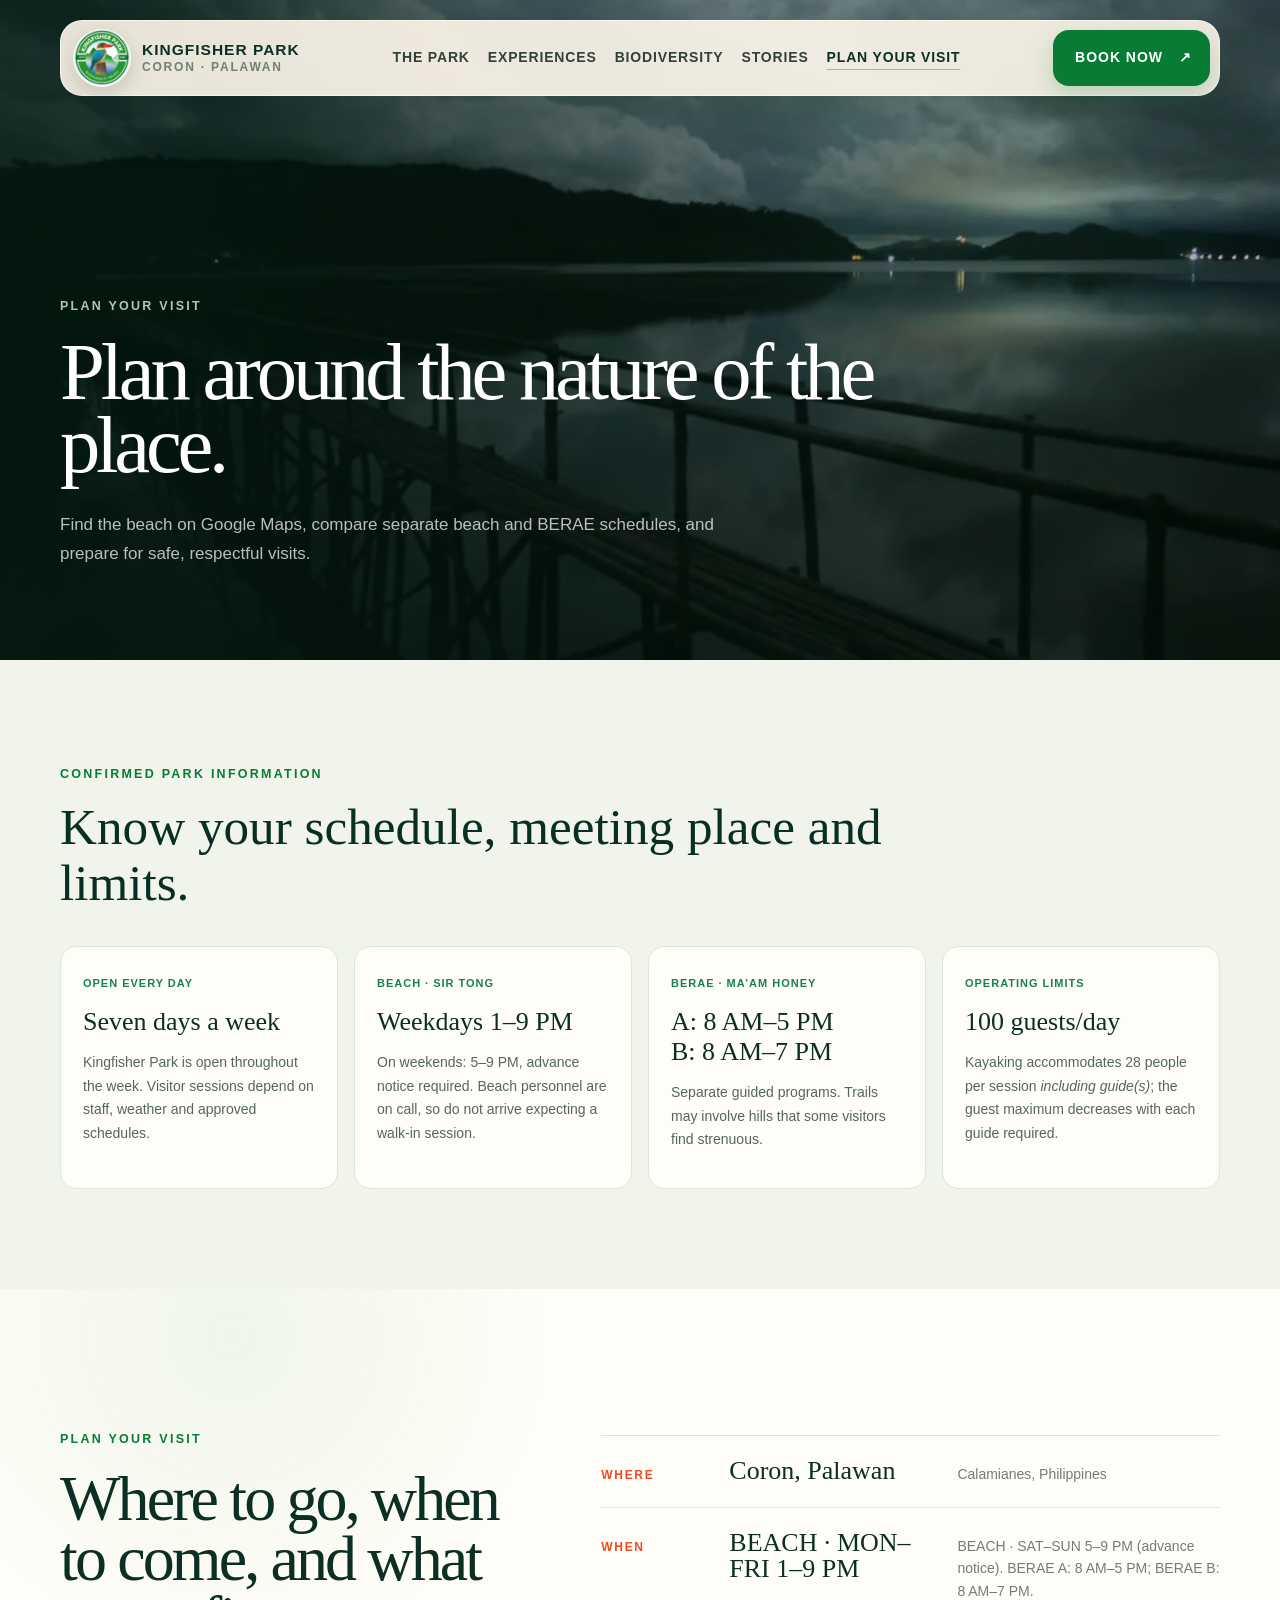
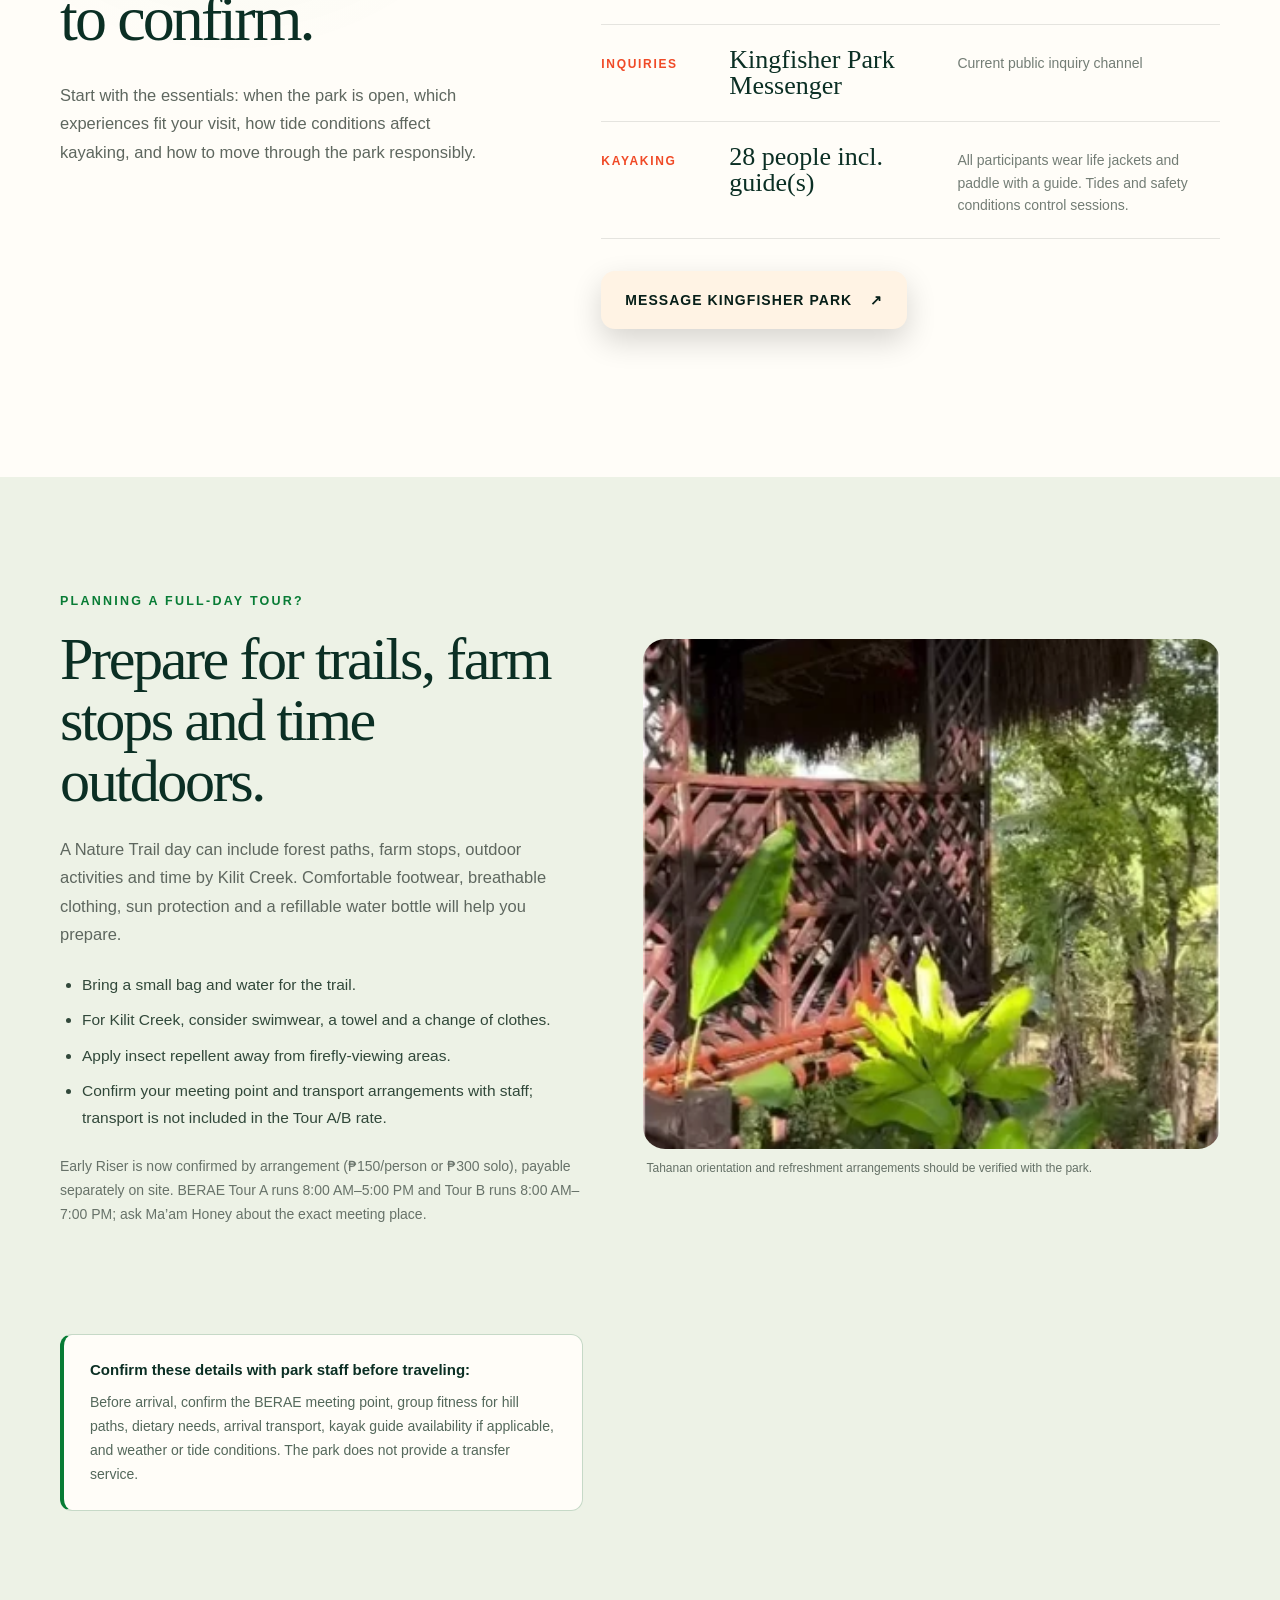
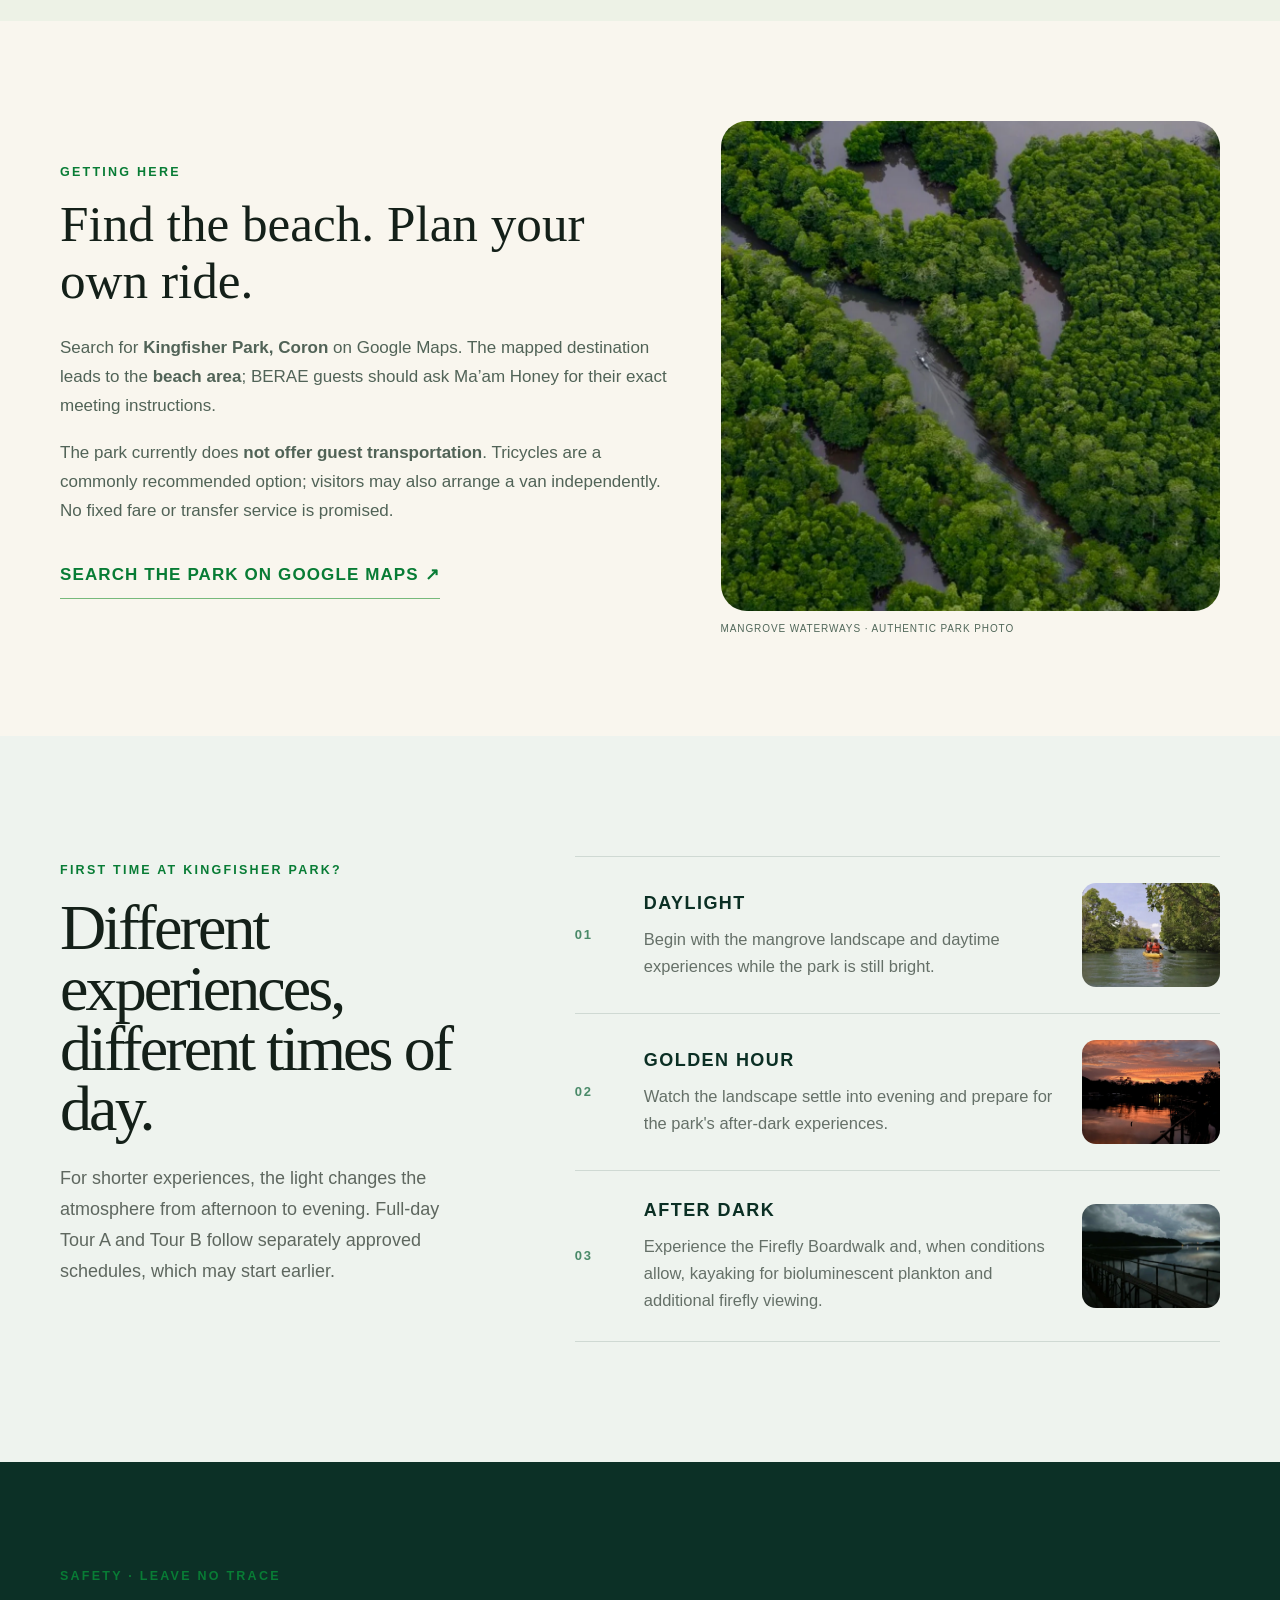
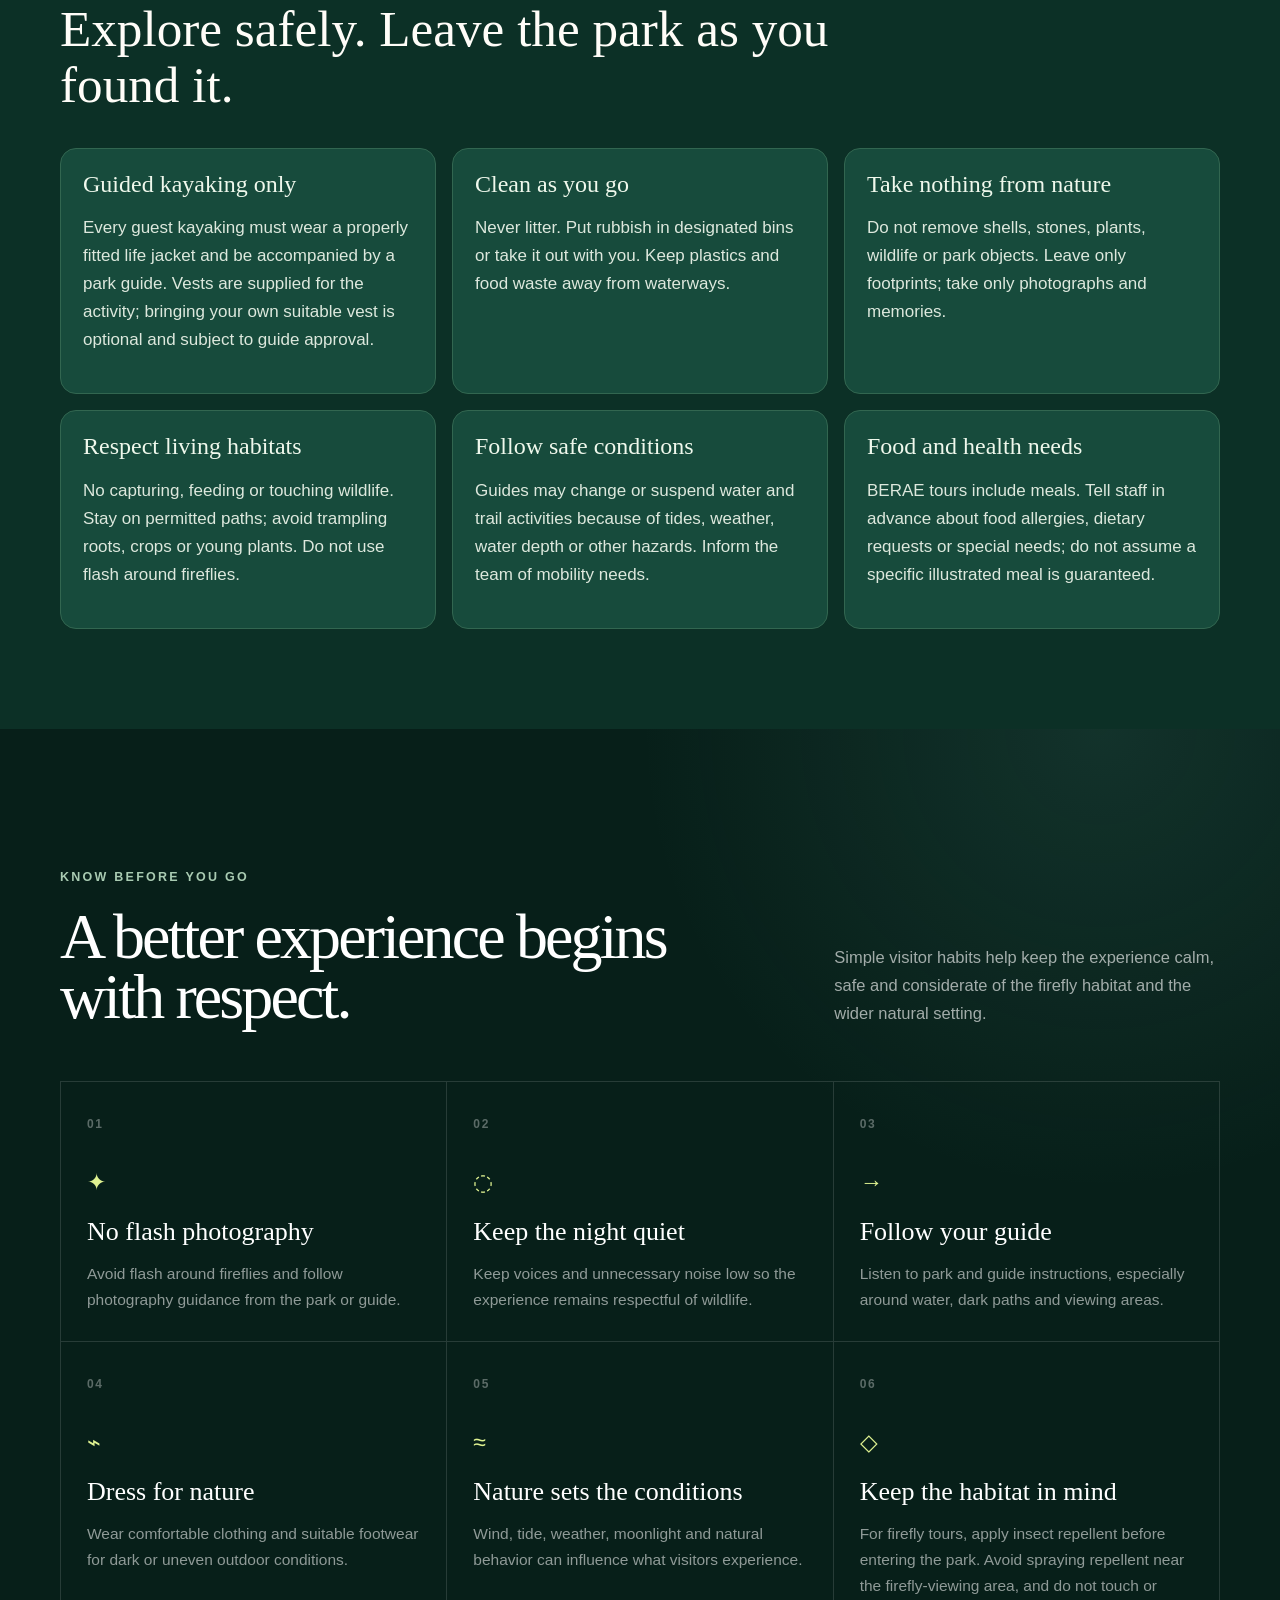
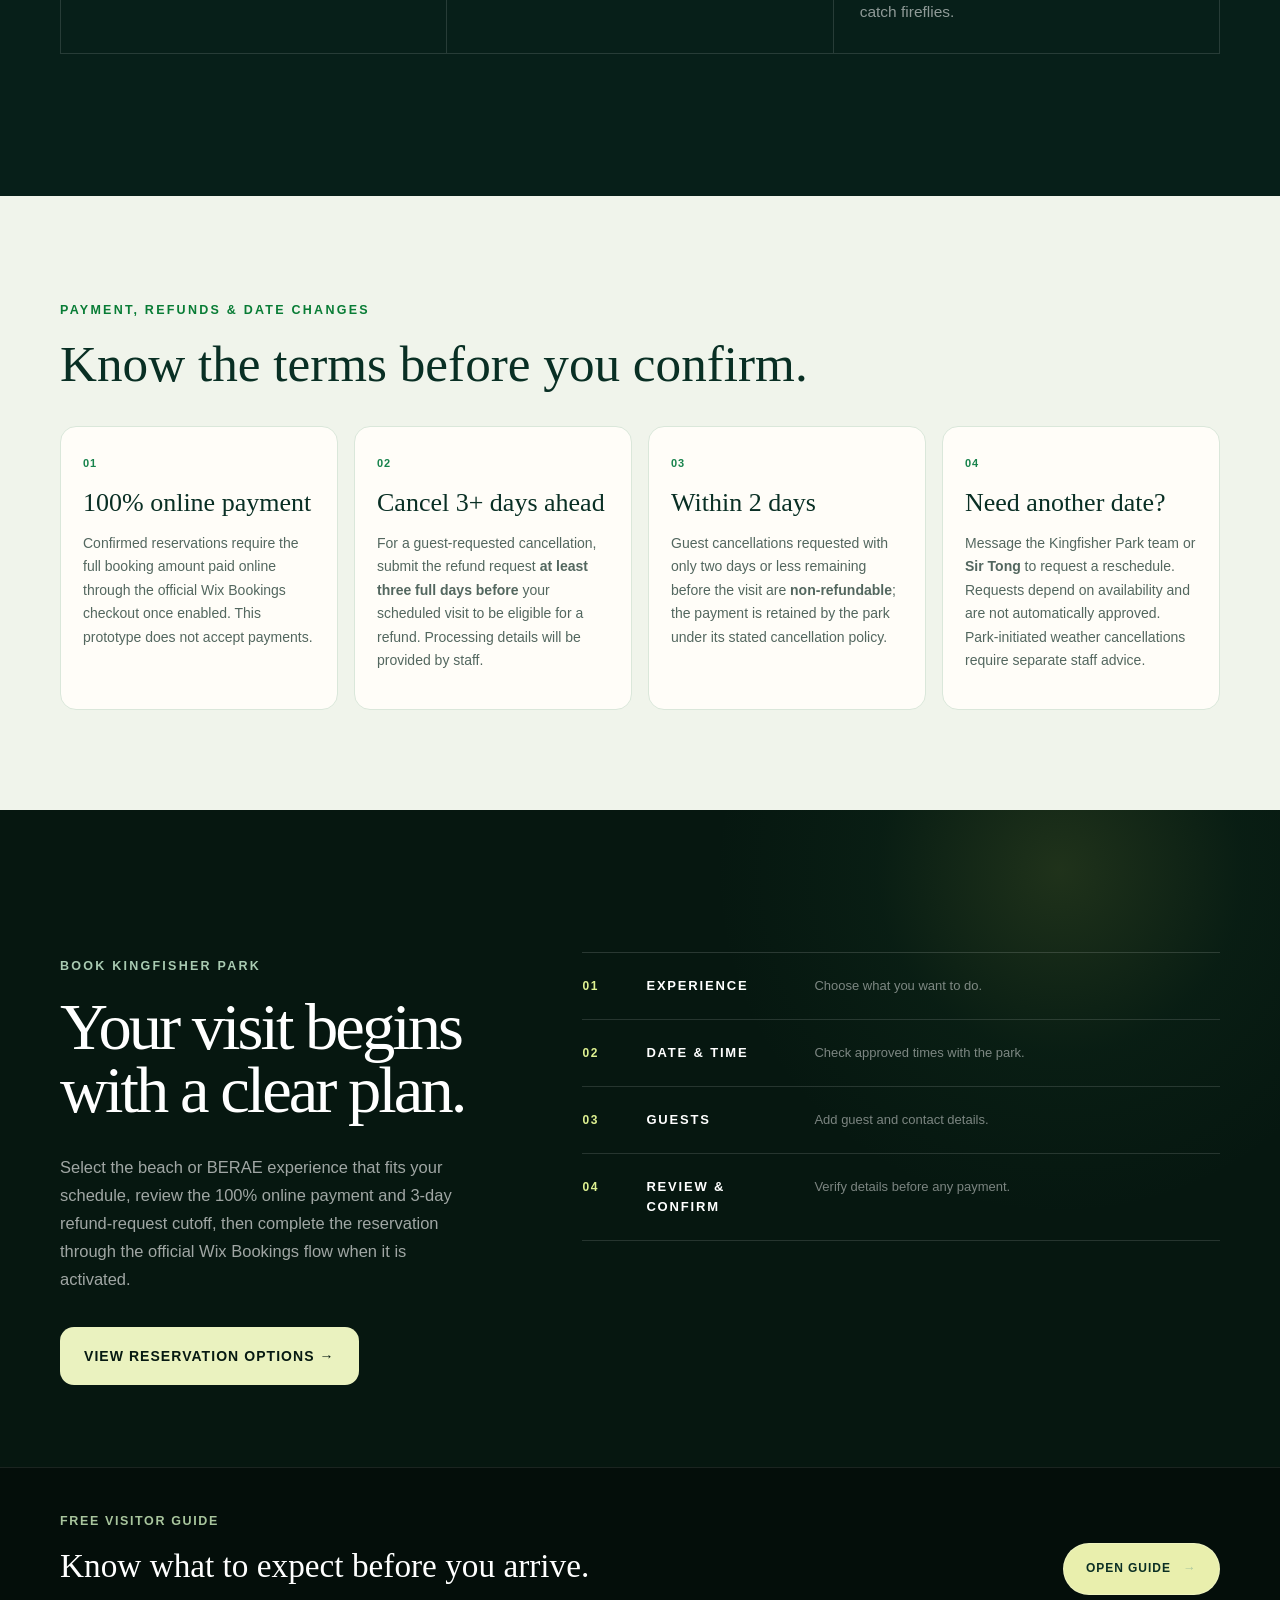
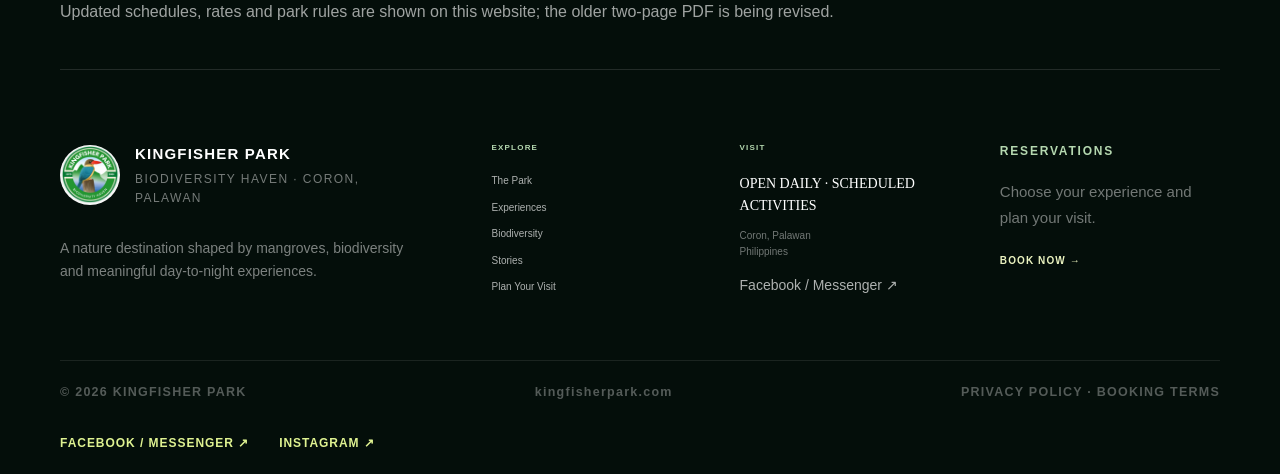
<file: plan-your-visit.html>
<!DOCTYPE html>
<html lang="en">
<head>
<meta charset="utf-8"/>
<meta content="width=device-width, initial-scale=1" name="viewport"/>
<meta content="#0b2f24" name="theme-color"/>
<meta content="Plan a Kingfisher Park visit with current operating hours, responsible-viewing guidance, inquiry information, and booking access." name="description"/>
<title>Plan Your Visit — Kingfisher Park</title>
<link href="css/styles.css" rel="stylesheet"/>
<link href="css/client-tour-v8.css" rel="stylesheet"/><link href="css/v9-site.css" rel="stylesheet"/><link href="css/v9-1-site.css" rel="stylesheet"/><link href="css/v9-2-site.css" rel="stylesheet"/><link href="css/v9-3-site.css" rel="stylesheet"/></head>
<body class="kp-v8 kp-v7 kp-v7-plan kp-v9 kp-v91 kp-v92 kp-v93">
<a class="skip-link" href="#main-content">Skip to main content</a>
<header class="site-header" id="site-header">
<div class="header-shell">
<a aria-label="Kingfisher Park home" class="brand" href="index.html">
<img alt="" class="brand-logo" height="512" src="assets/logo/kingfisher-park-logo-512.webp" width="512"/>
<span class="brand-copy">
<strong>KINGFISHER PARK</strong>
<small>CORON · PALAWAN</small>
</span>
</a>
<nav aria-label="Primary navigation" class="desktop-nav">
<a href="the-park.html">THE PARK</a>
<a href="experiences.html">EXPERIENCES</a>
<a href="biodiversity.html">BIODIVERSITY</a>
<a href="stories.html">STORIES</a>
<a aria-current="page" href="plan-your-visit.html">PLAN YOUR VISIT</a>
</nav>
<a class="header-book" href="booking.html">
<span>BOOK NOW</span>
<span aria-hidden="true">↗</span>
</a>
<button aria-controls="mobile-menu" aria-expanded="false" aria-label="Open navigation menu" class="menu-toggle" type="button">
<span></span><span></span>
</button>
</div>
<div class="mobile-menu" hidden="" id="mobile-menu">
<nav aria-label="Mobile navigation">
<a href="the-park.html">THE PARK</a>
<a href="experiences.html">EXPERIENCES</a>
<a href="biodiversity.html">BIODIVERSITY</a>
<a href="stories.html">STORIES</a>
<a aria-current="page" href="plan-your-visit.html">PLAN YOUR VISIT</a>
<a class="mobile-book" href="booking.html">BOOK NOW <span aria-hidden="true">↗</span></a>
</nav>
</div>
</header>
<main id="main-content">
<section class="subpage-hero subpage-hero-plan">
<img alt="" aria-hidden="true" class="subpage-hero-photo" decoding="async" fetchpriority="high" height="898" src="assets/images/night/night-boardwalk.webp" width="1600"/>
<div aria-hidden="true" class="subpage-hero-shade"></div>
<div class="page-width subpage-hero-inner">
<span class="section-kicker section-kicker-light">PLAN YOUR VISIT</span>
<h1>Plan around the nature of the place.</h1>
<p>Find the beach on Google Maps, compare separate beach and BERAE schedules, and prepare for safe, respectful visits.</p>
</div>
</section>
<section aria-labelledby="v93-essentials-title" class="v93-visit-essentials"><div class="page-width"><span class="section-kicker">CONFIRMED PARK INFORMATION</span><h2 id="v93-essentials-title">Know your schedule, meeting place and limits.</h2><div class="v93-essentials-grid"><article><span>OPEN EVERY DAY</span><h3>Seven days a week</h3><p>Kingfisher Park is open throughout the week. Visitor sessions depend on staff, weather and approved schedules.</p></article><article><span>BEACH · SIR TONG</span><h3>Weekdays 1–9 PM</h3><p>On weekends: 5–9 PM, advance notice required. Beach personnel are on call, so do not arrive expecting a walk-in session.</p></article><article><span>BERAE · MA’AM HONEY</span><h3>A: 8 AM–5 PM<br/>B: 8 AM–7 PM</h3><p>Separate guided programs. Trails may involve hills that some visitors find strenuous.</p></article><article><span>OPERATING LIMITS</span><h3>100 guests/day</h3><p>Kayaking accommodates 28 people per session <em>including guide(s)</em>; the guest maximum decreases with each guide required.</p></article></div></div></section><section aria-labelledby="plan-title" class="plan-visit" id="plan-visit">
<div class="page-width plan-grid">
<div class="plan-heading">
<span class="section-kicker">PLAN YOUR VISIT</span>
<h2 id="plan-title">Where to go, when to come, and what to confirm.</h2>
<p>
            Start with the essentials: when the park is open, which experiences fit your visit,
            how tide conditions affect kayaking, and how to move through the park responsibly.
          </p>
</div>
<div class="plan-panel">
<dl class="plan-list">
<div>
<dt>WHERE</dt>
<dd>Coron, Palawan</dd>
<span>Calamianes, Philippines</span>
</div>
<div>
<dt>WHEN</dt>
<dd>BEACH · MON–FRI 1–9 PM</dd>
<span>BEACH · SAT–SUN 5–9 PM (advance notice). BERAE A: 8 AM–5 PM; BERAE B: 8 AM–7 PM.</span>
</div>
<div>
<dt>INQUIRIES</dt>
<dd>Kingfisher Park Messenger</dd>
<span>Current public inquiry channel</span>
</div>
<div>
<dt>KAYAKING</dt>
<dd>28 people incl. guide(s)</dd>
<span>All participants wear life jackets and paddle with a guide. Tides and safety conditions control sessions.</span>
</div>
</dl>
<div class="plan-actions">
<a class="button button-primary" href="https://web.facebook.com/KingfisherPark" rel="noopener noreferrer" target="_blank">
              MESSAGE KINGFISHER PARK
              <span aria-hidden="true">↗</span>
</a>
</div>
</div>
</div>
</section><section aria-labelledby="v9-prep-heading" class="v9-trail-prep" id="trail-preparation"><div class="page-width v9-split"><div><span class="section-kicker">PLANNING A FULL-DAY TOUR?</span><h2 id="v9-prep-heading">Prepare for trails, farm stops and time outdoors.</h2><p>A Nature Trail day can include forest paths, farm stops, outdoor activities and time by Kilit Creek. Comfortable footwear, breathable clothing, sun protection and a refillable water bottle will help you prepare.</p><ul class="v9-checklist"><li>Bring a small bag and water for the trail.</li><li>For Kilit Creek, consider swimwear, a towel and a change of clothes.</li><li>Apply insect repellent away from firefly-viewing areas.</li><li>Confirm your meeting point and transport arrangements with staff; transport is not included in the Tour A/B rate.</li></ul><p class="v9-subtle">Early Riser is now confirmed by arrangement (₱150/person or ₱300 solo), payable separately on site. BERAE Tour A runs 8:00 AM–5:00 PM and Tour B runs 8:00 AM–7:00 PM; ask Ma’am Honey about the exact meeting place.</p></div><figure><img alt="Greenhouse and garden setting featured in client tour materials" loading="lazy" src="assets/images/client-trail/tahanan-greenhouse.webp"/><figcaption>Tahanan orientation and refreshment arrangements should be verified with the park.</figcaption></figure><div class="v92-plan-confirm"><strong>Confirm these details with park staff before traveling:</strong><p>Before arrival, confirm the BERAE meeting point, group fitness for hill paths, dietary needs, arrival transport, kayak guide availability if applicable, and weather or tide conditions. The park does not provide a transfer service.</p></div></div></section>
<section aria-labelledby="v93-arrival-heading" class="v93-arrival"><div class="page-width v93-arrival-grid"><div><span class="section-kicker">GETTING HERE</span><h2 id="v93-arrival-heading">Find the beach. Plan your own ride.</h2><p>Search for <strong>Kingfisher Park, Coron</strong> on Google Maps. The mapped destination leads to the <strong>beach area</strong>; BERAE guests should ask Ma’am Honey for their exact meeting instructions.</p><p>The park currently does <strong>not offer guest transportation</strong>. Tricycles are a commonly recommended option; visitors may also arrange a van independently. No fixed fare or transfer service is promised.</p><a class="v93-text-link" href="https://www.google.com/maps/search/?api=1&amp;query=Kingfisher+Park+Coron+Palawan" rel="noopener noreferrer" target="_blank">SEARCH THE PARK ON GOOGLE MAPS ↗</a></div><figure><img alt="Aerial photograph of the mangrove channels and coastal setting" loading="lazy" src="assets/images/nov21-client-photo-pack/kp-mangrove-channels-aerial.webp"/><figcaption>MANGROVE WATERWAYS · AUTHENTIC PARK PHOTO</figcaption></figure></div></section><section aria-labelledby="first-visit-title" class="first-visit" id="first-visit">
<div class="page-width first-visit-grid">
<div class="first-visit-copy">
<span class="section-kicker">FIRST TIME AT KINGFISHER PARK?</span>
<h2 id="first-visit-title">Different experiences, different times of day.</h2>
<p>For shorter experiences, the light changes the atmosphere from afternoon to evening. Full-day Tour A and Tour B follow separately approved schedules, which may start earlier.</p>
</div>
<ol class="first-visit-timeline">
<li>
<span>01</span>
<div>
<strong>DAYLIGHT</strong>
<p>Begin with the mangrove landscape and daytime experiences while the park is still bright.</p>
</div>
<img alt="Kayaking on calm water beside green mangroves" class="v7-first-visit-image" loading="lazy" src="assets/images/nov21-client-photo-pack/kp-guided-mangrove-kayaking.webp"/></li>
<li>
<span>02</span>
<div>
<strong>GOLDEN HOUR</strong>
<p>Watch the landscape settle into evening and prepare for the park's after-dark experiences.</p>
</div>
<img alt="Sunset reflected in park waterways" class="v7-first-visit-image" loading="lazy" src="assets/images/night/sunset-water.webp"/></li>
<li>
<span>03</span>
<div>
<strong>AFTER DARK</strong>
<p>Experience the Firefly Boardwalk and, when conditions allow, kayaking for bioluminescent plankton and additional firefly viewing.</p>
</div>
<img alt="Boardwalk beside water in the evening" class="v7-first-visit-image" loading="lazy" src="assets/images/night/night-boardwalk.webp"/></li>
</ol>
</div>
</section>
<section aria-labelledby="v93-safety-title" class="v93-safety"><div class="page-width"><span class="section-kicker">SAFETY · LEAVE NO TRACE</span><h2 id="v93-safety-title">Explore safely. Leave the park as you found it.</h2><div class="v93-safety-grid"><article><strong>Guided kayaking only</strong><p>Every guest kayaking must wear a properly fitted life jacket and be accompanied by a park guide. Vests are supplied for the activity; bringing your own suitable vest is optional and subject to guide approval.</p></article><article><strong>Clean as you go</strong><p>Never litter. Put rubbish in designated bins or take it out with you. Keep plastics and food waste away from waterways.</p></article><article><strong>Take nothing from nature</strong><p>Do not remove shells, stones, plants, wildlife or park objects. Leave only footprints; take only photographs and memories.</p></article><article><strong>Respect living habitats</strong><p>No capturing, feeding or touching wildlife. Stay on permitted paths; avoid trampling roots, crops or young plants. Do not use flash around fireflies.</p></article><article><strong>Follow safe conditions</strong><p>Guides may change or suspend water and trail activities because of tides, weather, water depth or other hazards. Inform the team of mobility needs.</p></article><article><strong>Food and health needs</strong><p>BERAE tours include meals. Tell staff in advance about food allergies, dietary requests or special needs; do not assume a specific illustrated meal is guaranteed.</p></article></div></div></section><section aria-labelledby="know-title" class="know-before" id="know-before">
<div class="page-width">
<div class="know-head">
<div>
<span class="section-kicker section-kicker-light">KNOW BEFORE YOU GO</span>
<h2 id="know-title">A better experience begins with respect.</h2>
</div>
<p>
            Simple visitor habits help keep the experience calm, safe and considerate of
            the firefly habitat and the wider natural setting.
          </p>
</div>
<div class="visitor-rules">
<article class="visitor-rule">
<span class="rule-number">01</span>
<div aria-hidden="true" class="rule-icon">✦</div>
<h3>No flash photography</h3>
<p>Avoid flash around fireflies and follow photography guidance from the park or guide.</p>
</article>
<article class="visitor-rule">
<span class="rule-number">02</span>
<div aria-hidden="true" class="rule-icon">◌</div>
<h3>Keep the night quiet</h3>
<p>Keep voices and unnecessary noise low so the experience remains respectful of wildlife.</p>
</article>
<article class="visitor-rule">
<span class="rule-number">03</span>
<div aria-hidden="true" class="rule-icon">→</div>
<h3>Follow your guide</h3>
<p>Listen to park and guide instructions, especially around water, dark paths and viewing areas.</p>
</article>
<article class="visitor-rule">
<span class="rule-number">04</span>
<div aria-hidden="true" class="rule-icon">⌁</div>
<h3>Dress for nature</h3>
<p>Wear comfortable clothing and suitable footwear for dark or uneven outdoor conditions.</p>
</article>
<article class="visitor-rule">
<span class="rule-number">05</span>
<div aria-hidden="true" class="rule-icon">≈</div>
<h3>Nature sets the conditions</h3>
<p>Wind, tide, weather, moonlight and natural behavior can influence what visitors experience.</p>
</article>
<article class="visitor-rule">
<span class="rule-number">06</span>
<div aria-hidden="true" class="rule-icon">◇</div>
<h3>Keep the habitat in mind</h3>
<p>For firefly tours, apply insect repellent before entering the park. Avoid spraying repellent near the firefly-viewing area, and do not touch or catch fireflies.</p>
</article>
</div>
</div>
</section>
<section aria-labelledby="v93-policy-heading" class="v93-policy" id="cancellations"><div class="page-width"><span class="section-kicker">PAYMENT, REFUNDS &amp; DATE CHANGES</span><h2 id="v93-policy-heading">Know the terms before you confirm.</h2><div class="v93-policy-grid"><article><span>01</span><h3>100% online payment</h3><p>Confirmed reservations require the full booking amount paid online through the official Wix Bookings checkout once enabled. This prototype does not accept payments.</p></article><article><span>02</span><h3>Cancel 3+ days ahead</h3><p>For a guest-requested cancellation, submit the refund request <strong>at least three full days before</strong> your scheduled visit to be eligible for a refund. Processing details will be provided by staff.</p></article><article><span>03</span><h3>Within 2 days</h3><p>Guest cancellations requested with only two days or less remaining before the visit are <strong>non-refundable</strong>; the payment is retained by the park under its stated cancellation policy.</p></article><article><span>04</span><h3>Need another date?</h3><p>Message the Kingfisher Park team or <strong>Sir Tong</strong> to request a reschedule. Requests depend on availability and are not automatically approved. Park-initiated weather cancellations require separate staff advice.</p></article></div></div></section><section aria-labelledby="booking-title" class="booking-cta" id="booking">
<div aria-hidden="true" class="booking-glow"></div>
<div class="page-width booking-shell">
<div class="booking-copy">
<span class="section-kicker section-kicker-night">BOOK KINGFISHER PARK</span>
<h2 id="booking-title">Your visit begins with a clear plan.</h2>
<p>Select the beach or BERAE experience that fits your schedule, review the 100% online payment and 3-day refund-request cutoff, then complete the reservation through the official Wix Bookings flow when it is activated.</p>
<a class="button button-booking-demo" href="booking.html">VIEW RESERVATION OPTIONS →</a>
</div>
<ol aria-label="Booking steps" class="booking-steps">
<li>
<span>01</span>
<strong>EXPERIENCE</strong>
<small>Choose what you want to do.</small>
</li>
<li>
<span>02</span>
<strong>DATE &amp; TIME</strong>
<small>Check approved times with the park.</small>
</li>
<li>
<span>03</span>
<strong>GUESTS</strong>
<small>Add guest and contact details.</small>
</li>
<li>
<span>04</span>
<strong>REVIEW &amp; CONFIRM</strong>
<small>Verify details before any payment.</small>
</li>
</ol>
</div>
</section>
</main>
<a aria-label="Book a Kingfisher Park experience" class="mobile-sticky-book" href="booking.html">
<span>
<small>BEACH &amp; BERAE · ADVANCE BOOKING</small>
<strong>BOOK YOUR EXPERIENCE</strong>
</span>
<span aria-hidden="true" class="mobile-sticky-arrow">→</span>
</a>
<footer class="site-footer">
<div class="page-width footer-guide">
<div>
<span>FREE VISITOR GUIDE</span>
<strong>Know what to expect before you arrive.</strong>
<p>Updated schedules, rates and park rules are shown on this website; the older two-page PDF is being revised.</p>
</div>
<a href="visitor-guide.html">OPEN GUIDE <span aria-hidden="true">→</span></a>
</div>
<div class="page-width footer-grid">
<div class="footer-brand">
<a aria-label="Kingfisher Park home" class="footer-logo-lockup" href="index.html">
<img alt="" height="512" src="assets/logo/kingfisher-park-logo-512.webp" width="512"/>
<span>
<strong>KINGFISHER PARK</strong>
<small>BIODIVERSITY HAVEN · CORON, PALAWAN</small>
</span>
</a>
<p>
          A nature destination shaped by mangroves, biodiversity and meaningful day-to-night experiences.
        </p>
</div>
<nav aria-label="Footer navigation" class="footer-nav">
<span>EXPLORE</span>
<a href="the-park.html">The Park</a>
<a href="experiences.html">Experiences</a>
<a href="biodiversity.html">Biodiversity</a>
<a href="stories.html">Stories</a>
<a href="plan-your-visit.html">Plan Your Visit</a>
</nav>
<div class="footer-visit">
<span>VISIT</span>
<strong>OPEN DAILY · SCHEDULED ACTIVITIES</strong>
<p>Coron, Palawan<br/>Philippines</p>
<a href="https://web.facebook.com/KingfisherPark" rel="noopener noreferrer" target="_blank">
          Facebook / Messenger ↗
        </a>
</div>
<div class="footer-book">
<span>RESERVATIONS</span>
<p>Choose your experience and plan your visit.</p>
<a class="footer-book-link" href="booking.html">BOOK NOW →</a>
</div>
</div>
<div class="page-width footer-bottom">
<span>© 2026 KINGFISHER PARK</span>
<span>kingfisherpark.com</span>
<span>PRIVACY POLICY · BOOKING TERMS</span>
</div>
<div class="page-width v8-social-footer"><a href="https://web.facebook.com/KingfisherPark" rel="noopener noreferrer" target="_blank">FACEBOOK / MESSENGER ↗</a><a href="https://www.instagram.com/kingfisherpark.coron/" rel="noopener noreferrer" target="_blank">INSTAGRAM ↗</a></div></footer>
<div aria-atomic="true" aria-live="polite" class="prototype-toast" id="prototype-toast" role="status"></div>
<script src="js/main.js"></script>
</body>
</html>
</file>
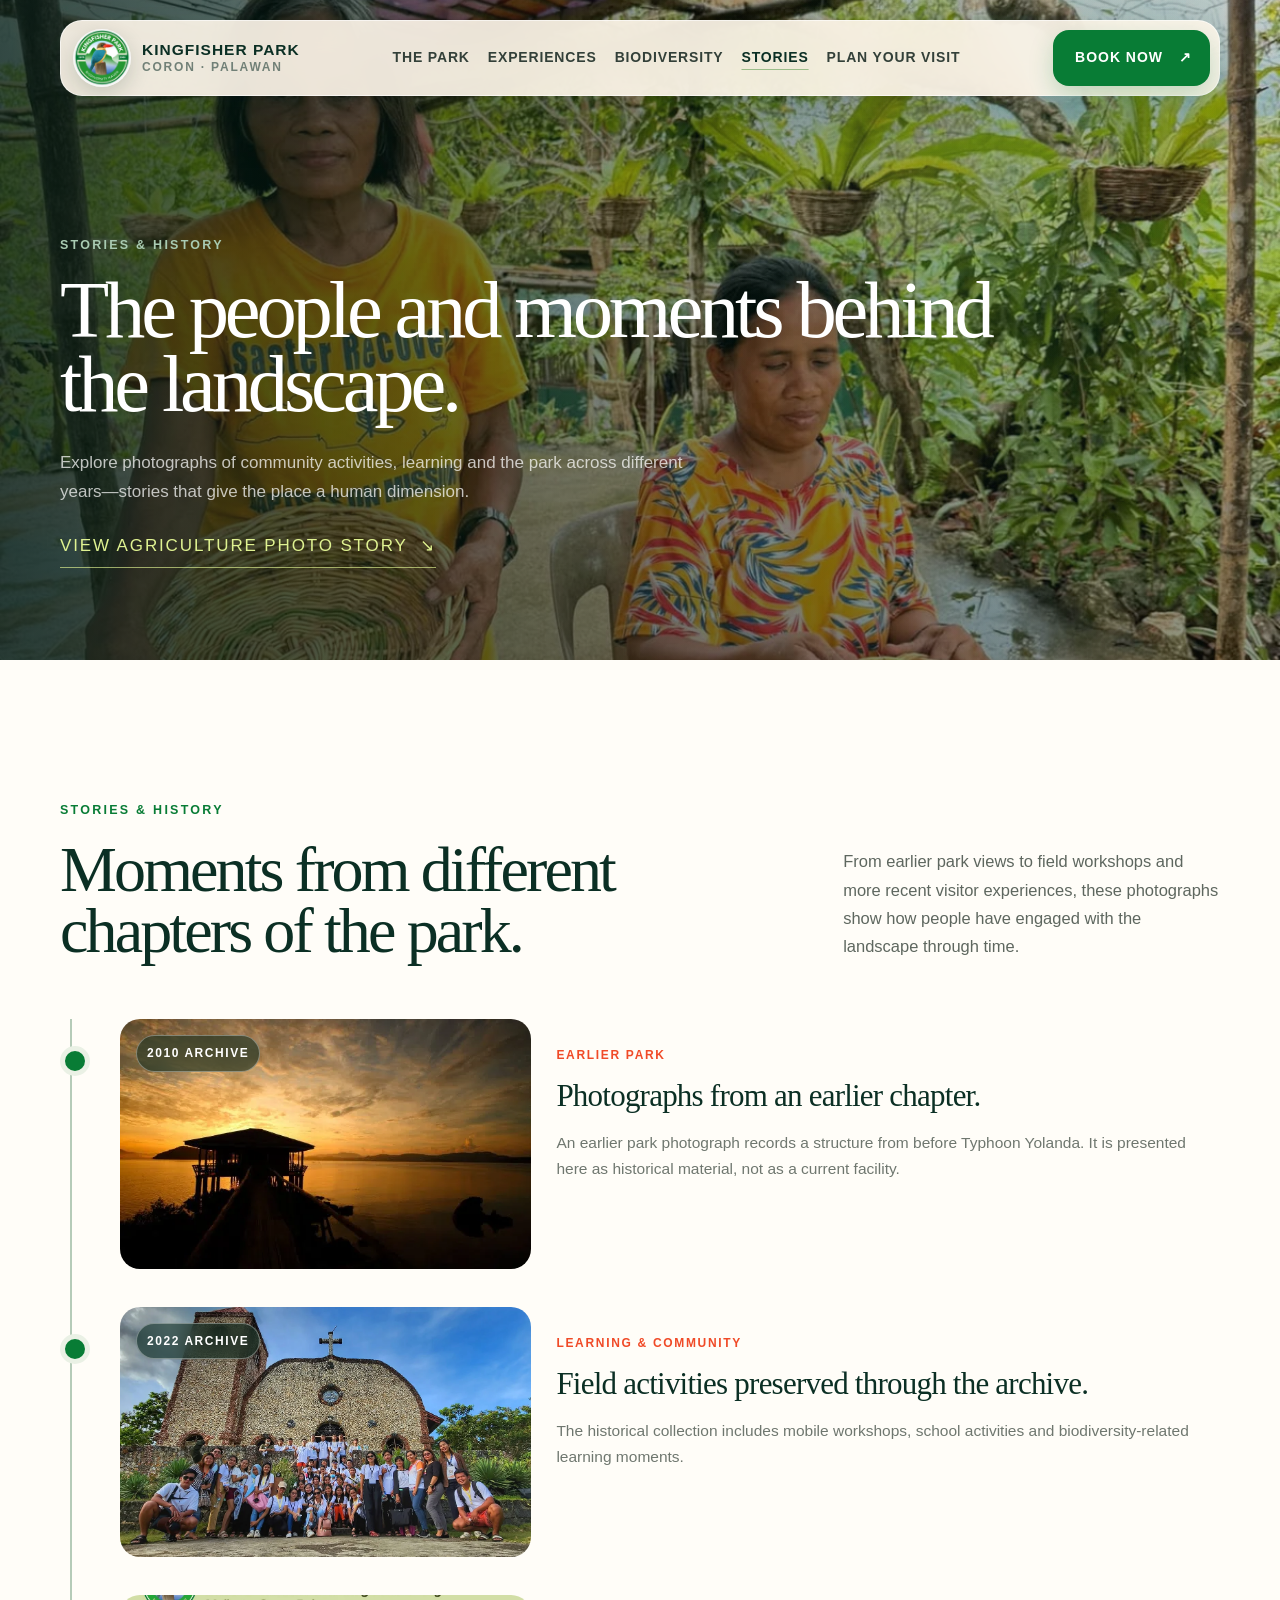
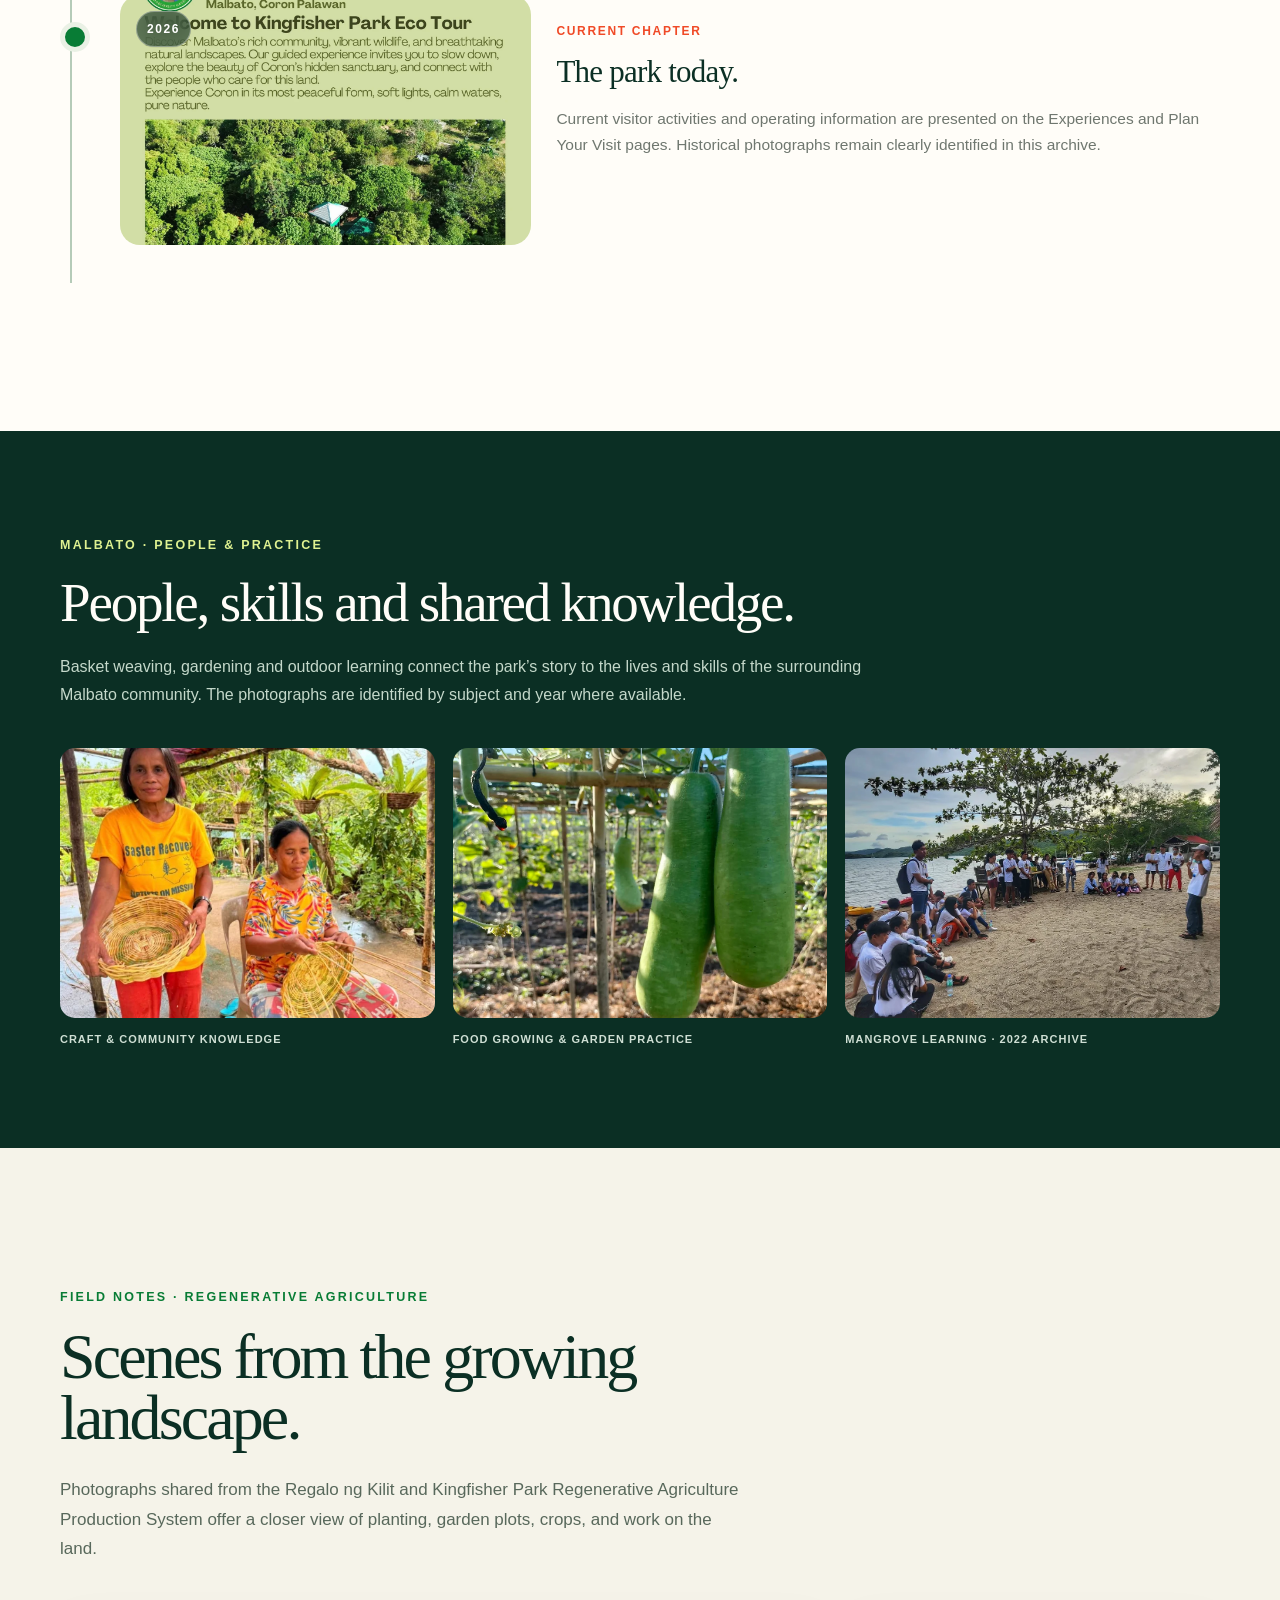
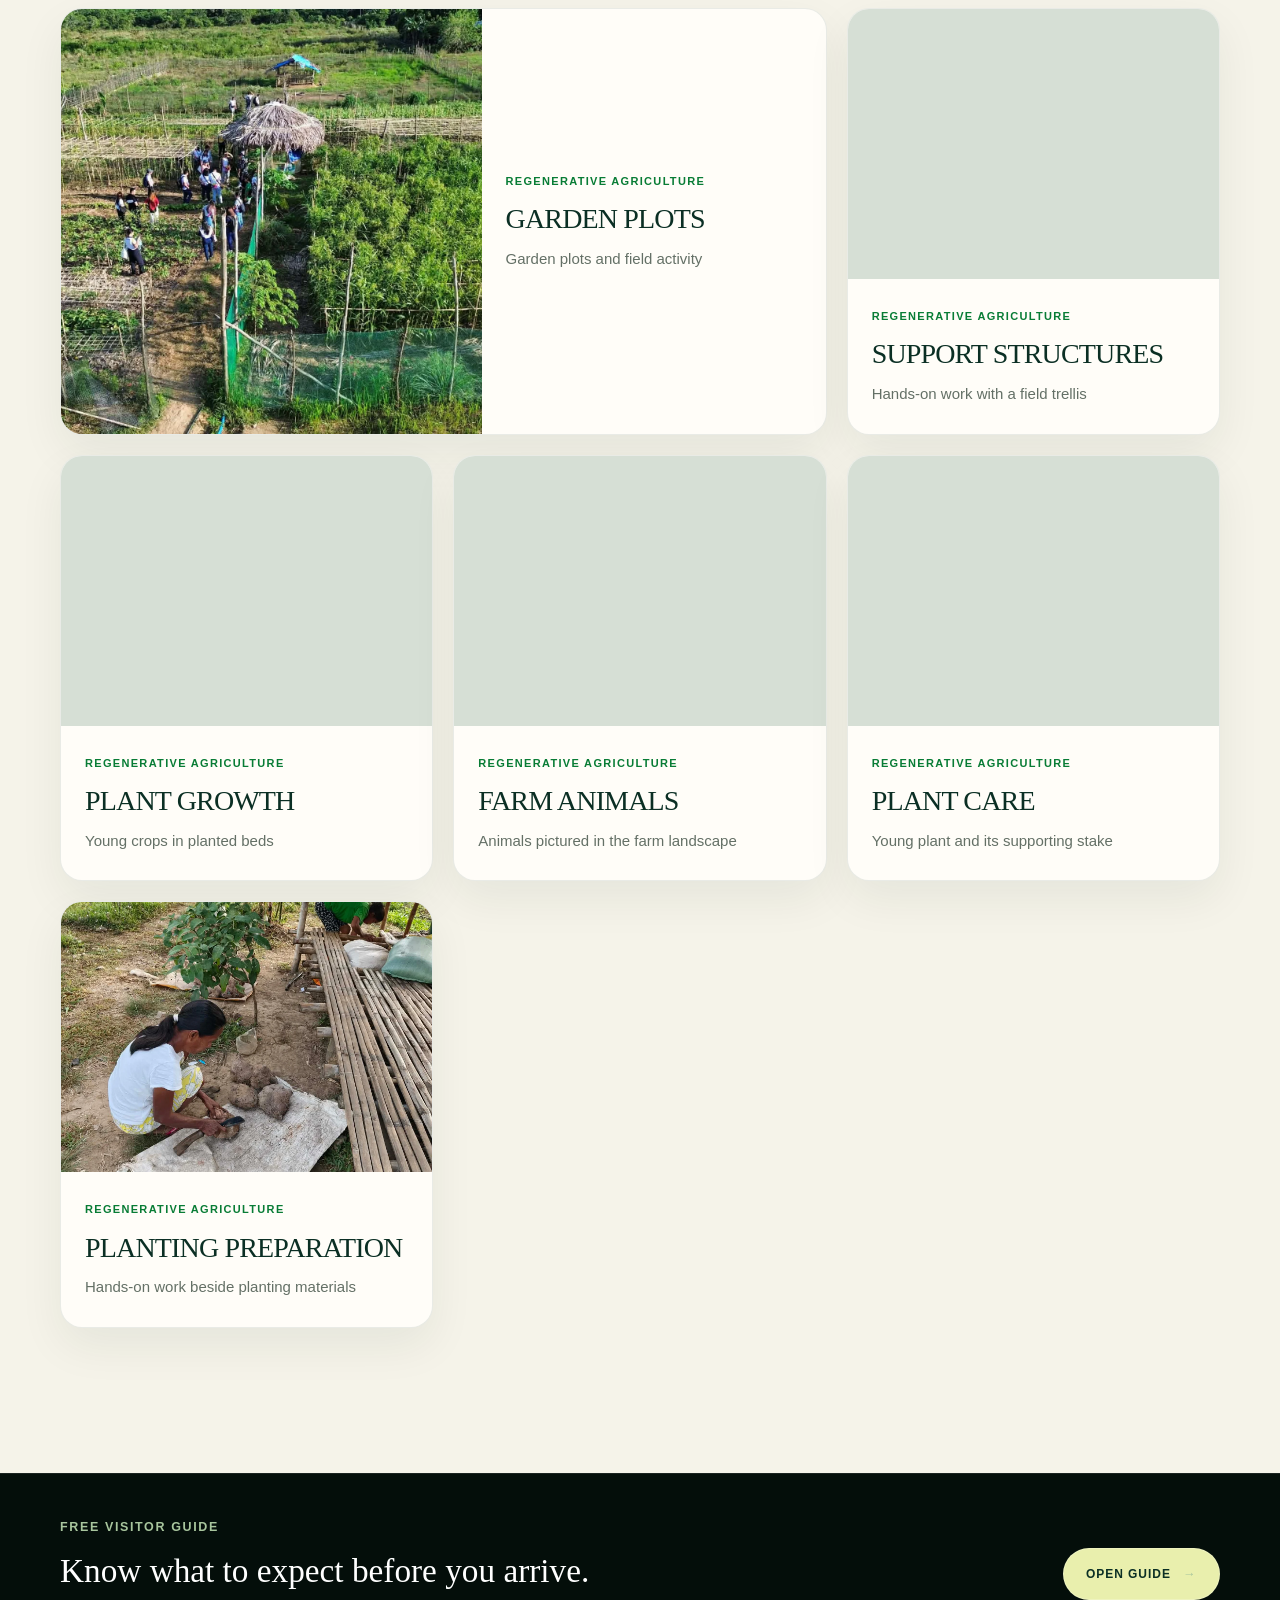
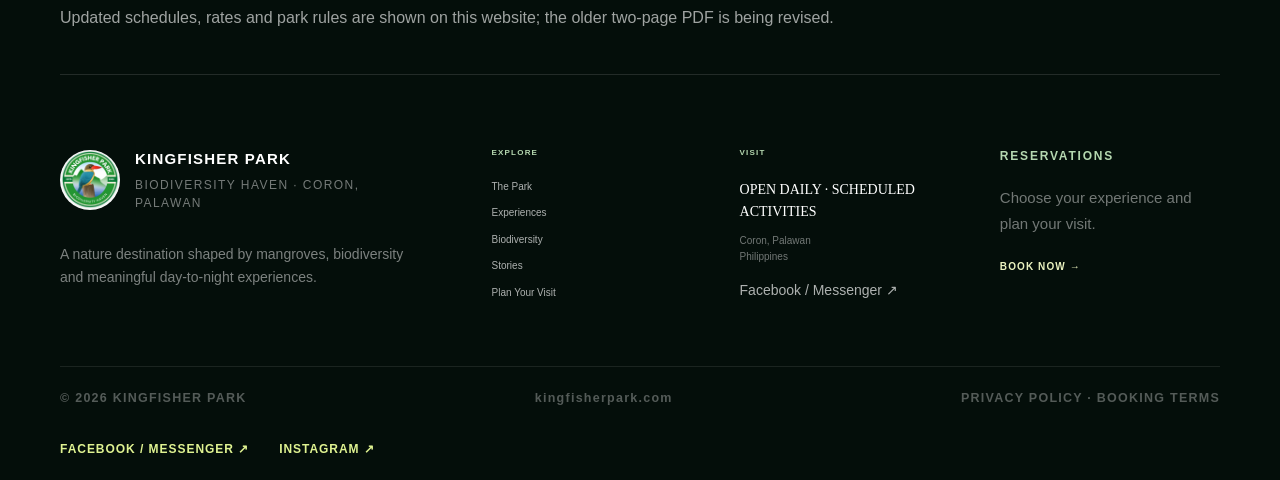
<file: stories.html>
<!DOCTYPE html>
<html lang="en">
<head>
<meta charset="utf-8"/>
<meta content="width=device-width, initial-scale=1" name="viewport"/>
<meta content="#0b2f24" name="theme-color"/>
<meta content="Explore Kingfisher Park historical archive material, community activities, learning experiences, and stories from earlier and current chapters." name="description"/>
<title>Stories &amp; History — Kingfisher Park</title>
<link href="css/styles.css" rel="stylesheet"/>
<link href="css/client-tour-v8.css" rel="stylesheet"/><link href="css/v9-site.css" rel="stylesheet"/><link href="css/v9-1-site.css" rel="stylesheet"/><link href="css/v9-2-site.css" rel="stylesheet"/><link href="css/v9-3-site.css" rel="stylesheet"/></head>
<body class="kp-v8 kp-v7 kp-v7-stories kp-v9 kp-v91 kp-v92 kp-v93">
<a class="skip-link" href="#main-content">Skip to main content</a>
<header class="site-header" id="site-header">
<div class="header-shell">
<a aria-label="Kingfisher Park home" class="brand" href="index.html">
<img alt="" class="brand-logo" height="512" src="assets/logo/kingfisher-park-logo-512.webp" width="512"/>
<span class="brand-copy">
<strong>KINGFISHER PARK</strong>
<small>CORON · PALAWAN</small>
</span>
</a>
<nav aria-label="Primary navigation" class="desktop-nav">
<a href="the-park.html">THE PARK</a>
<a href="experiences.html">EXPERIENCES</a>
<a href="biodiversity.html">BIODIVERSITY</a>
<a aria-current="page" href="stories.html">STORIES</a>
<a href="plan-your-visit.html">PLAN YOUR VISIT</a>
</nav>
<a class="header-book" href="booking.html">
<span>BOOK NOW</span>
<span aria-hidden="true">↗</span>
</a>
<button aria-controls="mobile-menu" aria-expanded="false" aria-label="Open navigation menu" class="menu-toggle" type="button">
<span></span><span></span>
</button>
</div>
<div class="mobile-menu" hidden="" id="mobile-menu">
<nav aria-label="Mobile navigation">
<a href="the-park.html">THE PARK</a>
<a href="experiences.html">EXPERIENCES</a>
<a href="biodiversity.html">BIODIVERSITY</a>
<a aria-current="page" href="stories.html">STORIES</a>
<a href="plan-your-visit.html">PLAN YOUR VISIT</a>
<a class="mobile-book" href="booking.html">BOOK NOW <span aria-hidden="true">↗</span></a>
</nav>
</div>
</header>
<main id="main-content">
<section class="subpage-hero subpage-hero-stories">
<img alt="" aria-hidden="true" class="subpage-hero-photo" decoding="async" fetchpriority="high" height="1600" src="assets/images/community/local-craft-2026.webp" width="1200"/>
<div aria-hidden="true" class="subpage-hero-shade"></div>
<div class="page-width subpage-hero-inner">
<span class="section-kicker section-kicker-light">STORIES &amp; HISTORY</span>
<h1>The people and moments behind the landscape.</h1>
<p>Explore photographs of community activities, learning and the park across different years—stories that give the place a human dimension.</p>
<a class="subpage-hero-jump" href="#regenerative-agriculture">VIEW AGRICULTURE PHOTO STORY <span aria-hidden="true">↘</span></a>
</div>
</section>
<section aria-labelledby="stories-title" class="stories" id="stories">
<div class="page-width">
<div class="stories-head">
<div>
<span class="section-kicker">STORIES &amp; HISTORY</span>
<h2 id="stories-title">Moments from different chapters of the park.</h2>
</div>
<p>From earlier park views to field workshops and more recent visitor experiences, these photographs show how people have engaged with the landscape through time.</p>
</div>
<div class="story-grid v7-archive-timeline">
<article class="story-card story-card-history">
<div class="story-media">
<img alt="Older Kingfisher Park structure from a 2010 archive photograph" height="402" loading="lazy" src="assets/images/history/park-archive-2010.webp" width="603"/>
<span class="story-year">2010 ARCHIVE</span>
</div>
<div class="story-copy">
<span>EARLIER PARK</span>
<h3>Photographs from an earlier chapter.</h3>
<p>An earlier park photograph records a structure from before Typhoon Yolanda. It is presented here as historical material, not as a current facility.</p>
</div>
</article>
<article class="story-card">
<div class="story-media">
<img alt="Group photograph from a 2022 mobile workshop in the Kingfisher Park archive" height="727" loading="lazy" src="assets/images/history/mobile-workshop-2022.webp" width="1500"/>
<span class="story-year">2022 ARCHIVE</span>
</div>
<div class="story-copy">
<span>LEARNING &amp; COMMUNITY</span>
<h3>Field activities preserved through the archive.</h3>
<p>
                The historical collection includes mobile workshops, school activities
                and biodiversity-related learning moments.
              </p>
</div>
</article>
<article class="story-card story-card-current">
<div class="story-media">
<img alt="2026 Kingfisher Park Eco Tour promotional reference from the Facebook archive" height="1174" loading="lazy" src="assets/images/history/eco-tour-2026-reference.webp" width="1400"/>
<span class="story-year">2026</span>
</div>
<div class="story-copy">
<span>CURRENT CHAPTER</span>
<h3>The park today.</h3>
<p>Current visitor activities and operating information are presented on the Experiences and Plan Your Visit pages. Historical photographs remain clearly identified in this archive.</p>
</div>
</article>
</div>
</div>
</section><section aria-labelledby="story-community-title" class="v91-story-community" id="community"><div class="page-width"><div class="v91-story-head"><span class="section-kicker">MALBATO · PEOPLE &amp; PRACTICE</span><h2 id="story-community-title">People, skills and shared knowledge.</h2><p>Basket weaving, gardening and outdoor learning connect the park’s story to the lives and skills of the surrounding Malbato community. The photographs are identified by subject and year where available.</p></div><div class="v91-story-images"><figure><img alt="Malbato community members working on woven baskets" loading="lazy" src="assets/images/client-trail/malbato-community-weaving.webp"/><figcaption>CRAFT &amp; COMMUNITY KNOWLEDGE</figcaption></figure><figure><img alt="Hanging gourds grown among leaves in a community agricultural garden" loading="lazy" src="assets/images/regenerative-agriculture/regenerative-gourds.webp"/><figcaption>FOOD GROWING &amp; GARDEN PRACTICE</figcaption></figure><figure><img alt="Archival mangrove workshop photo from 2022" loading="lazy" src="assets/images/community/mangrove-workshop-2022.webp"/><figcaption>MANGROVE LEARNING · 2022 ARCHIVE</figcaption></figure></div></div></section>
<!-- V6 — Regenerative agriculture photo essay -->
<section aria-labelledby="regenerative-stories-title" class="regenerative-stories" id="regenerative-agriculture">
<div class="page-width">
<div class="regenerative-story-intro">
<span class="section-kicker">FIELD NOTES · REGENERATIVE AGRICULTURE</span>
<h2 id="regenerative-stories-title">Scenes from the growing landscape.</h2>
<p>Photographs shared from the Regalo ng Kilit and Kingfisher Park Regenerative Agriculture Production System offer a closer view of planting, garden plots, crops, and work on the land.</p>
</div>
<div aria-label="Photographs of field activities and regenerative agriculture" class="regenerative-stories-grid v7-agri-photo-essay">
<figure class="regenerative-story-card">
<div class="regenerative-story-media"><img alt="Aerial view across planted garden plots and surrounding green fields" decoding="async" height="1080" loading="lazy" src="assets/images/regenerative-agriculture/regenerative-garden-plots.webp" width="1920"/></div>
<figcaption><span>REGENERATIVE AGRICULTURE</span><strong>GARDEN PLOTS</strong><p>Garden plots and field activity</p></figcaption>
</figure>
<figure class="regenerative-story-card">
<div class="regenerative-story-media"><img alt="People working with bamboo trellis materials in a field" decoding="async" height="1920" loading="lazy" src="assets/images/regenerative-agriculture/regenerative-trellis-work.webp" width="1440"/></div>
<figcaption><span>REGENERATIVE AGRICULTURE</span><strong>SUPPORT STRUCTURES</strong><p>Hands-on work with a field trellis</p></figcaption>
</figure>
<figure class="regenerative-story-card">
<div class="regenerative-story-media"><img alt="Young crops planted in soil with plant-based mulch" decoding="async" height="1920" loading="lazy" src="assets/images/regenerative-agriculture/regenerative-mulched-crops.webp" width="1440"/></div>
<figcaption><span>REGENERATIVE AGRICULTURE</span><strong>PLANT GROWTH</strong><p>Young crops in planted beds</p></figcaption>
</figure>
<figure class="regenerative-story-card">
<div class="regenerative-story-media"><img alt="Farm animals grazing in a cultivated landscape" decoding="async" height="1920" loading="lazy" src="assets/images/regenerative-agriculture/regenerative-farm-animals.webp" width="1440"/></div>
<figcaption><span>REGENERATIVE AGRICULTURE</span><strong>FARM ANIMALS</strong><p>Animals pictured in the farm landscape</p></figcaption>
</figure>
<figure class="regenerative-story-card">
<div class="regenerative-story-media"><img alt="Young plant supported by a wooden stake amid mixed greenery" decoding="async" height="1920" loading="lazy" src="assets/images/regenerative-agriculture/regenerative-plant-care.webp" width="1440"/></div>
<figcaption><span>REGENERATIVE AGRICULTURE</span><strong>PLANT CARE</strong><p>Young plant and its supporting stake</p></figcaption>
</figure>
<figure class="regenerative-story-card">
<div class="regenerative-story-media"><img alt="A person working near planting materials and garden tools" decoding="async" height="1920" loading="lazy" src="assets/images/regenerative-agriculture/regenerative-planting-preparation.webp" width="1440"/></div>
<figcaption><span>REGENERATIVE AGRICULTURE</span><strong>PLANTING PREPARATION</strong><p>Hands-on work beside planting materials</p></figcaption>
</figure>
</div>
</div>
</section>
</main>
<a aria-label="Book a Kingfisher Park experience" class="mobile-sticky-book" href="booking.html">
<span>
<small>BEACH &amp; BERAE · ADVANCE BOOKING</small>
<strong>BOOK YOUR EXPERIENCE</strong>
</span>
<span aria-hidden="true" class="mobile-sticky-arrow">→</span>
</a>
<footer class="site-footer">
<div class="page-width footer-guide">
<div>
<span>FREE VISITOR GUIDE</span>
<strong>Know what to expect before you arrive.</strong>
<p>Updated schedules, rates and park rules are shown on this website; the older two-page PDF is being revised.</p>
</div>
<a href="visitor-guide.html">OPEN GUIDE <span aria-hidden="true">→</span></a>
</div>
<div class="page-width footer-grid">
<div class="footer-brand">
<a aria-label="Kingfisher Park home" class="footer-logo-lockup" href="index.html">
<img alt="" height="512" src="assets/logo/kingfisher-park-logo-512.webp" width="512"/>
<span>
<strong>KINGFISHER PARK</strong>
<small>BIODIVERSITY HAVEN · CORON, PALAWAN</small>
</span>
</a>
<p>
          A nature destination shaped by mangroves, biodiversity and meaningful day-to-night experiences.
        </p>
</div>
<nav aria-label="Footer navigation" class="footer-nav">
<span>EXPLORE</span>
<a href="the-park.html">The Park</a>
<a href="experiences.html">Experiences</a>
<a href="biodiversity.html">Biodiversity</a>
<a href="stories.html">Stories</a>
<a href="plan-your-visit.html">Plan Your Visit</a>
</nav>
<div class="footer-visit">
<span>VISIT</span>
<strong>OPEN DAILY · SCHEDULED ACTIVITIES</strong>
<p>Coron, Palawan<br/>Philippines</p>
<a href="https://web.facebook.com/KingfisherPark" rel="noopener noreferrer" target="_blank">
          Facebook / Messenger ↗
        </a>
</div>
<div class="footer-book">
<span>RESERVATIONS</span>
<p>Choose your experience and plan your visit.</p>
<a class="footer-book-link" href="booking.html">BOOK NOW →</a>
</div>
</div>
<div class="page-width footer-bottom">
<span>© 2026 KINGFISHER PARK</span>
<span>kingfisherpark.com</span>
<span>PRIVACY POLICY · BOOKING TERMS</span>
</div>
<div class="page-width v8-social-footer"><a href="https://web.facebook.com/KingfisherPark" rel="noopener noreferrer" target="_blank">FACEBOOK / MESSENGER ↗</a><a href="https://www.instagram.com/kingfisherpark.coron/" rel="noopener noreferrer" target="_blank">INSTAGRAM ↗</a></div></footer>
<div aria-atomic="true" aria-live="polite" class="prototype-toast" id="prototype-toast" role="status"></div>
<script src="js/main.js"></script>
</body>
</html>
</file>
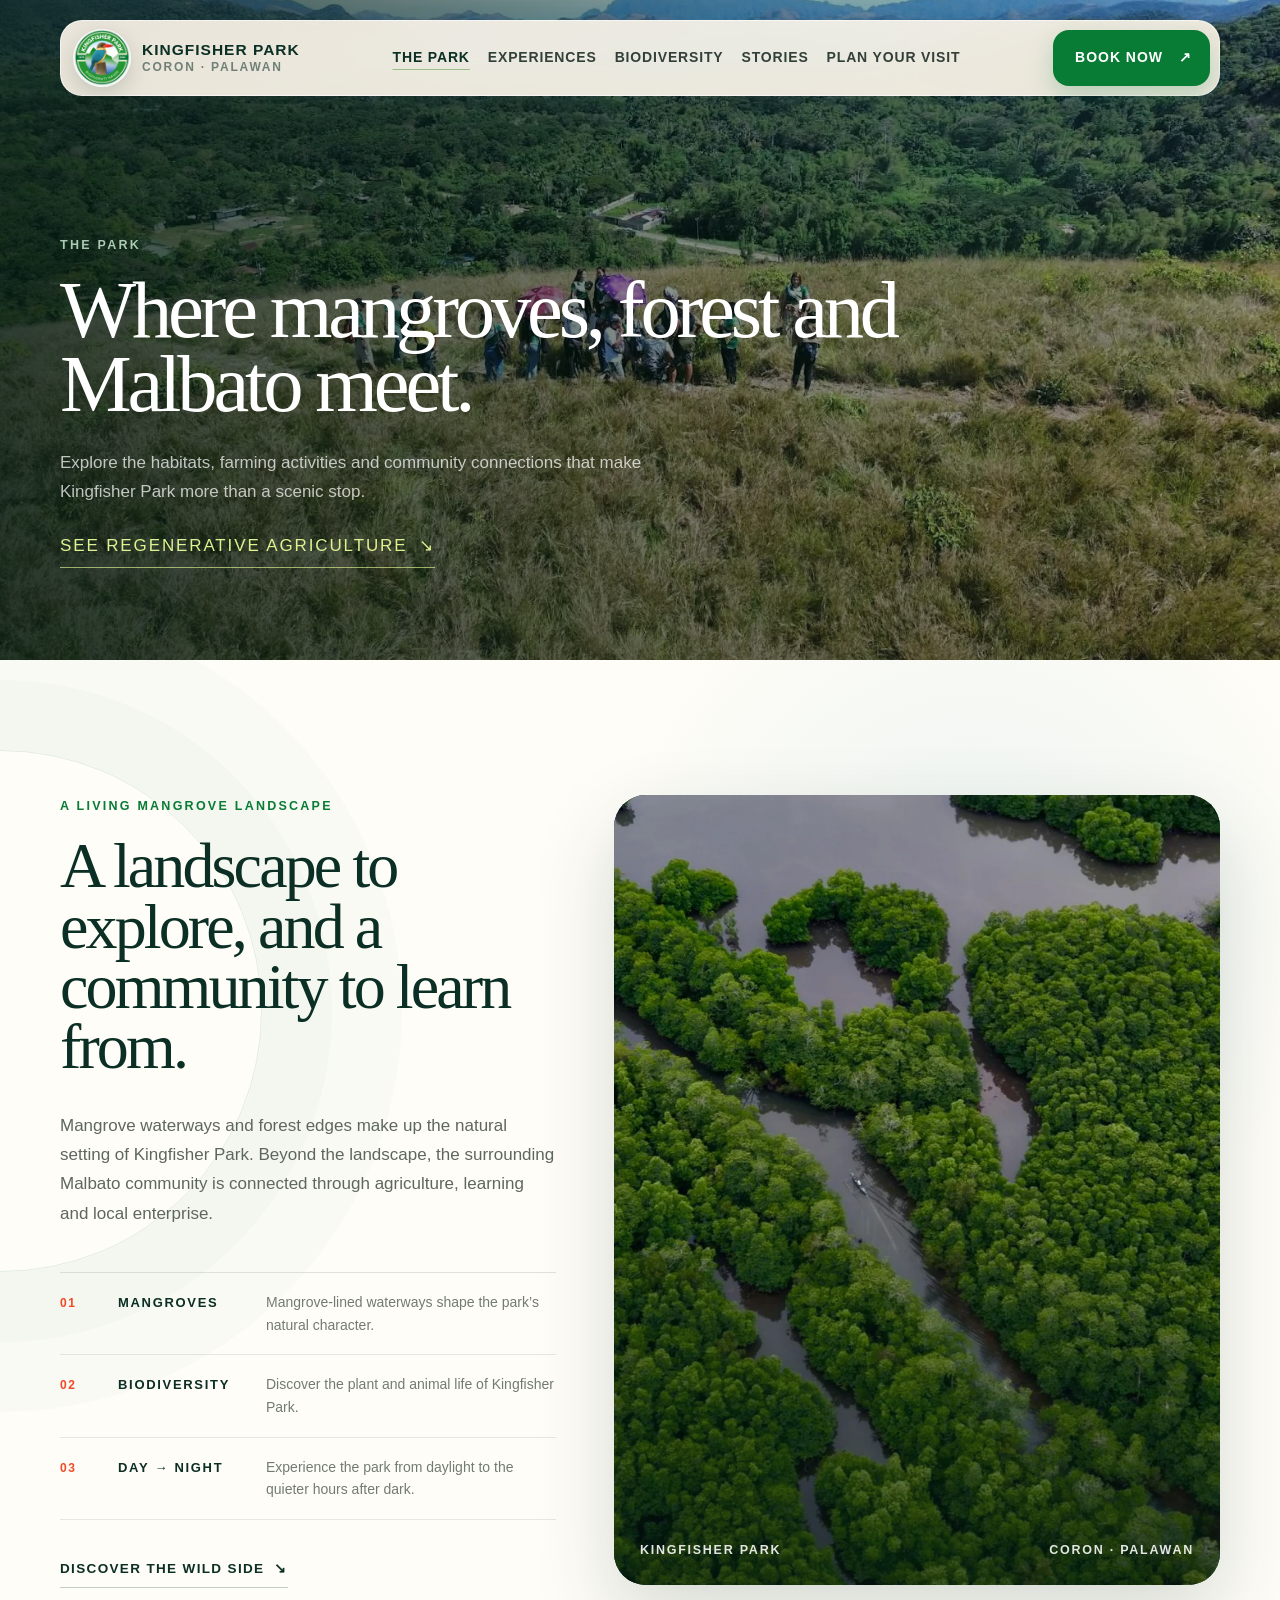
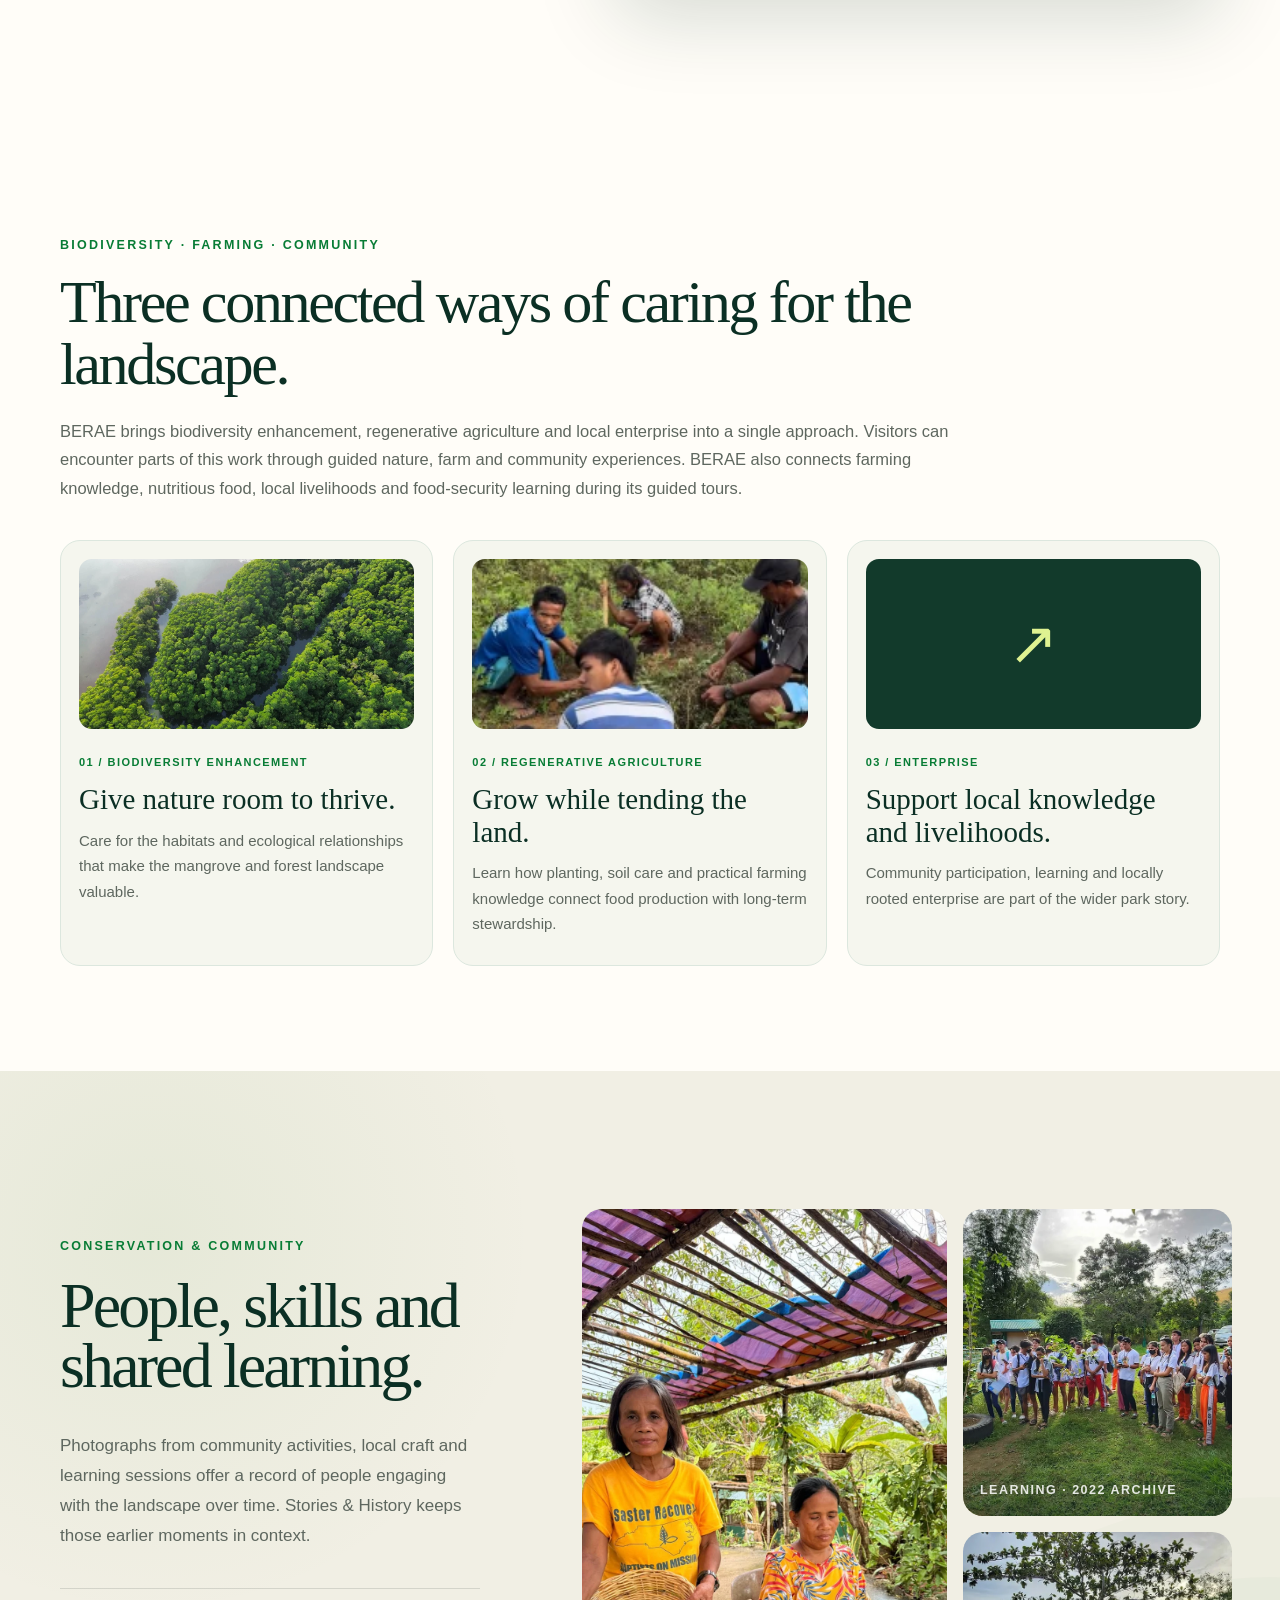
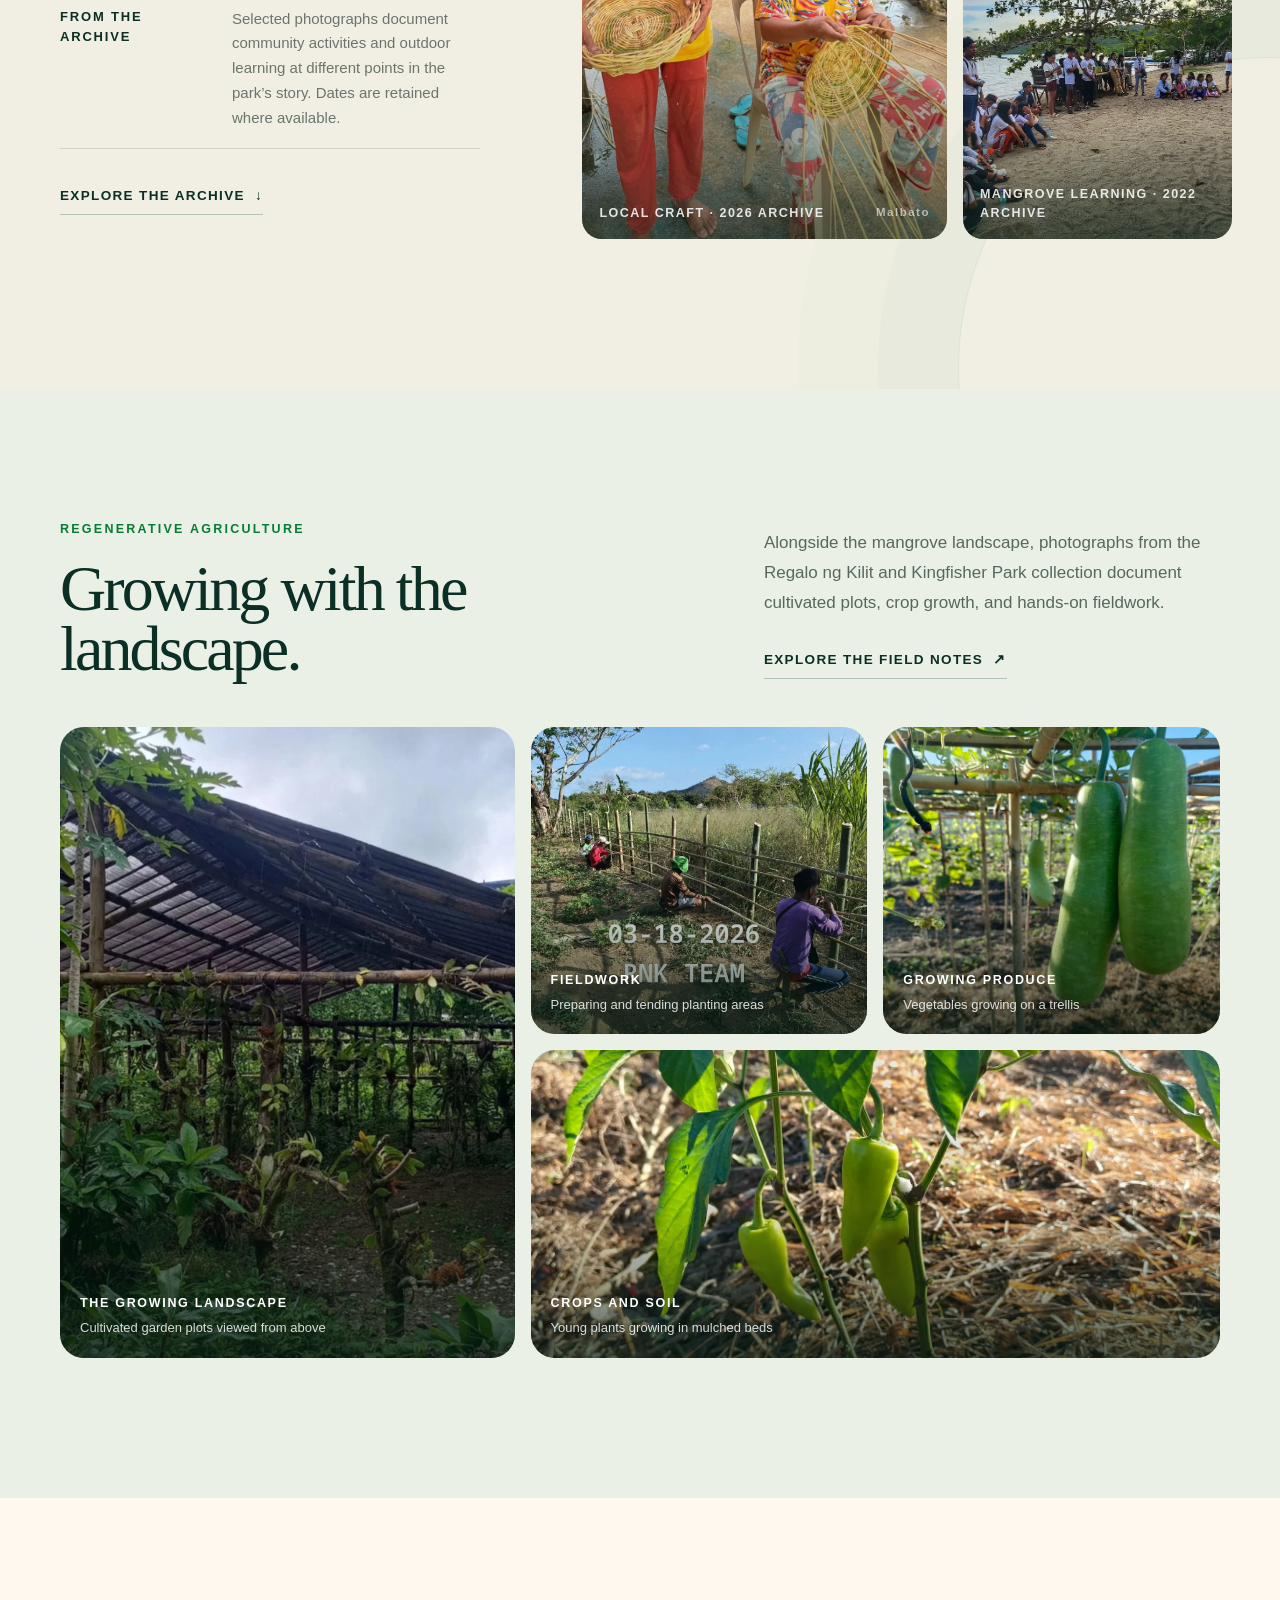
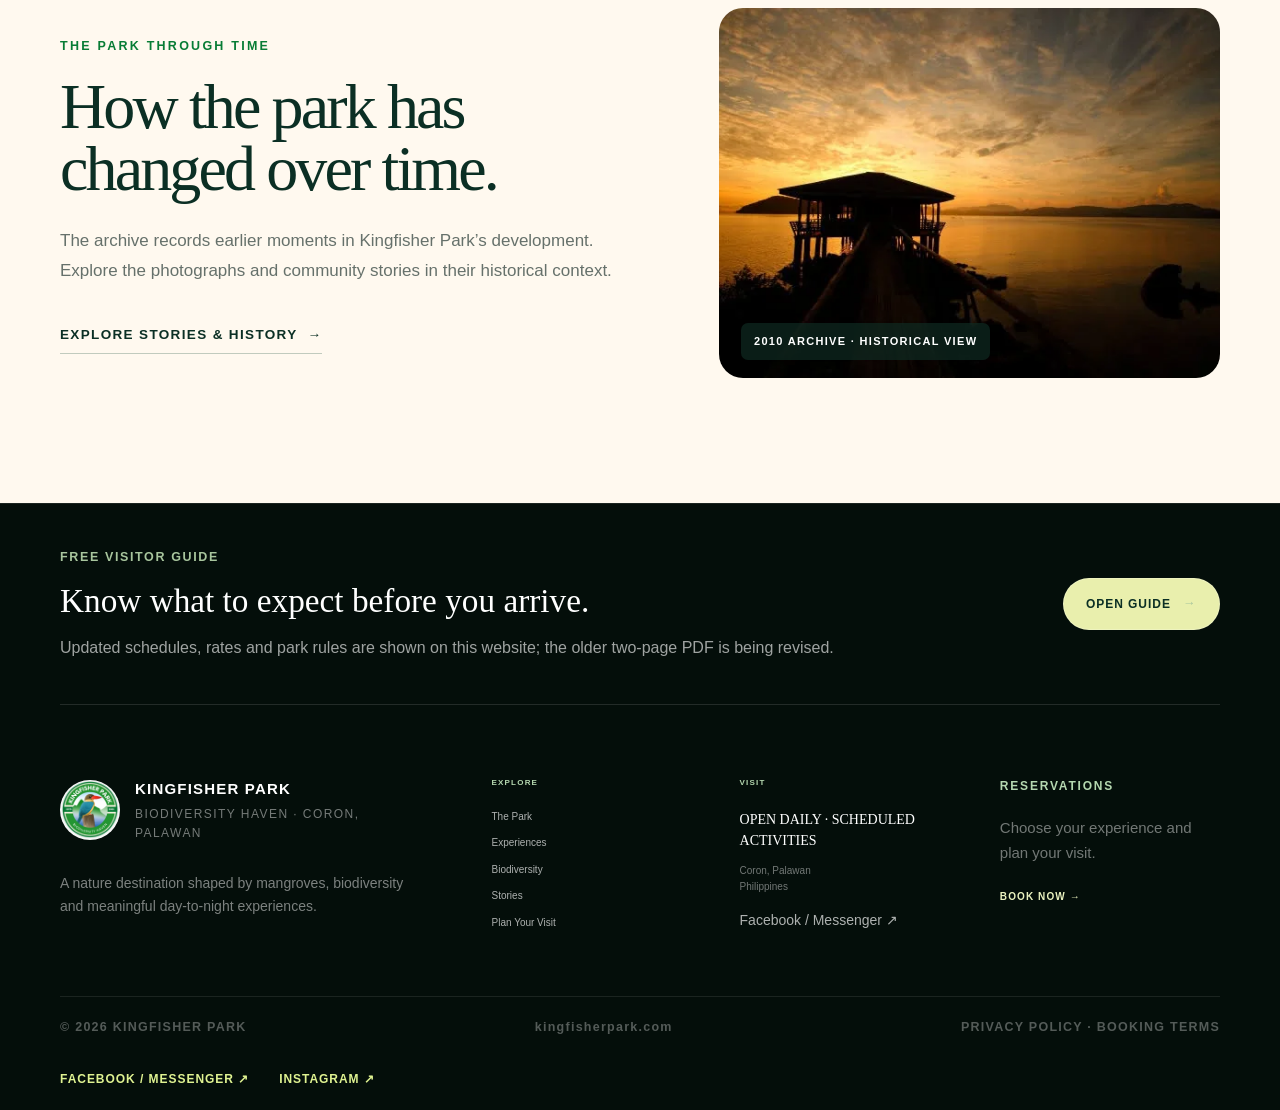
<file: the-park.html>
<!DOCTYPE html>
<html lang="en">
<head>
<meta charset="utf-8"/>
<meta content="width=device-width, initial-scale=1" name="viewport"/>
<meta content="#0b2f24" name="theme-color"/>
<meta content="Discover the mangrove landscape, community connections, and historical archive of Kingfisher Park in Coron, Palawan." name="description"/>
<title>The Park — Kingfisher Park</title>
<link href="css/styles.css" rel="stylesheet"/>
<link href="css/client-tour-v8.css" rel="stylesheet"/><link href="css/v9-site.css" rel="stylesheet"/><link href="css/v9-1-site.css" rel="stylesheet"/><link href="css/v9-2-site.css" rel="stylesheet"/><link href="css/v9-3-site.css" rel="stylesheet"/></head>
<body class="kp-v8 kp-v7 kp-v7-park kp-v9 kp-v91 kp-v92 kp-v93">
<a class="skip-link" href="#main-content">Skip to main content</a>
<header class="site-header" id="site-header">
<div class="header-shell">
<a aria-label="Kingfisher Park home" class="brand" href="index.html">
<img alt="" class="brand-logo" height="512" src="assets/logo/kingfisher-park-logo-512.webp" width="512"/>
<span class="brand-copy">
<strong>KINGFISHER PARK</strong>
<small>CORON · PALAWAN</small>
</span>
</a>
<nav aria-label="Primary navigation" class="desktop-nav">
<a aria-current="page" href="the-park.html">THE PARK</a>
<a href="experiences.html">EXPERIENCES</a>
<a href="biodiversity.html">BIODIVERSITY</a>
<a href="stories.html">STORIES</a>
<a href="plan-your-visit.html">PLAN YOUR VISIT</a>
</nav>
<a class="header-book" href="booking.html">
<span>BOOK NOW</span>
<span aria-hidden="true">↗</span>
</a>
<button aria-controls="mobile-menu" aria-expanded="false" aria-label="Open navigation menu" class="menu-toggle" type="button">
<span></span><span></span>
</button>
</div>
<div class="mobile-menu" hidden="" id="mobile-menu">
<nav aria-label="Mobile navigation">
<a aria-current="page" href="the-park.html">THE PARK</a>
<a href="experiences.html">EXPERIENCES</a>
<a href="biodiversity.html">BIODIVERSITY</a>
<a href="stories.html">STORIES</a>
<a href="plan-your-visit.html">PLAN YOUR VISIT</a>
<a class="mobile-book" href="booking.html">BOOK NOW <span aria-hidden="true">↗</span></a>
</nav>
</div>
</header>
<main id="main-content">
<section class="subpage-hero subpage-hero-park">
<img alt="" aria-hidden="true" class="subpage-hero-photo" decoding="async" fetchpriority="high" height="878" src="assets/images/landscape/park-panorama.webp" width="1560"/>
<div aria-hidden="true" class="subpage-hero-shade"></div>
<div class="page-width subpage-hero-inner">
<span class="section-kicker section-kicker-light">THE PARK</span>
<h1>Where mangroves, forest and Malbato meet.</h1>
<p>Explore the habitats, farming activities and community connections that make Kingfisher Park more than a scenic stop.</p>
<a class="subpage-hero-jump" href="#regenerative-agriculture">SEE REGENERATIVE AGRICULTURE <span aria-hidden="true">↘</span></a>
</div>
</section>
<section aria-labelledby="landscape-title" class="living-landscape" id="the-park">
<div class="page-width landscape-grid">
<div class="landscape-copy">
<span class="section-kicker">A LIVING MANGROVE LANDSCAPE</span>
<h2 id="landscape-title">A landscape to explore, and a community to learn from.</h2>
<p class="landscape-lede">Mangrove waterways and forest edges make up the natural setting of Kingfisher Park. Beyond the landscape, the surrounding Malbato community is connected through agriculture, learning and local enterprise.</p>
<div aria-label="Landscape themes" class="landscape-notes">
<div>
<span>01</span>
<strong>MANGROVES</strong>
<p>Mangrove-lined waterways shape the park’s natural character.</p>
</div>
<div>
<span>02</span>
<strong>BIODIVERSITY</strong>
<p>Discover the plant and animal life of Kingfisher Park.</p>
</div>
<div>
<span>03</span>
<strong>DAY → NIGHT</strong>
<p>Experience the park from daylight to the quieter hours after dark.</p>
</div>
</div>
<a class="text-link landscape-link" href="biodiversity.html">
            DISCOVER THE WILD SIDE
            <span aria-hidden="true">↘</span>
</a>
</div>
<figure class="landscape-visual">
<img alt="Aerial view of the mangrove channels near Kingfisher Park" loading="lazy" src="assets/images/nov21-client-photo-pack/kp-mangrove-channels-aerial.webp"/>
<figcaption>
<span>KINGFISHER PARK</span>
<span>CORON · PALAWAN</span>
</figcaption>
</figure>
</div>
</section><section aria-labelledby="v9-berae-heading" class="v9-berae" id="berae"><div class="page-width"><div class="v9-heading-narrow"><span class="section-kicker">BIODIVERSITY · FARMING · COMMUNITY</span><h2 id="v9-berae-heading">Three connected ways of caring for the landscape.</h2><p>BERAE brings biodiversity enhancement, regenerative agriculture and local enterprise into a single approach. Visitors can encounter parts of this work through guided nature, farm and community experiences. BERAE also connects farming knowledge, nutritious food, local livelihoods and food-security learning during its guided tours.</p></div><div class="v9-three-pillars"><article><img alt="Aerial view of green mangroves near the park" loading="lazy" src="assets/images/hero/mangrove-aerial.webp"/><span class="v9-index">01 / BIODIVERSITY ENHANCEMENT</span><h3>Give nature room to thrive.</h3><p>Care for the habitats and ecological relationships that make the mangrove and forest landscape valuable.</p></article><article><img alt="People working among crops in a cultivated field" loading="lazy" src="assets/images/client-trail/farm-fieldwork.webp"/><span class="v9-index">02 / REGENERATIVE AGRICULTURE</span><h3>Grow while tending the land.</h3><p>Learn how planting, soil care and practical farming knowledge connect food production with long-term stewardship.</p></article><article><div aria-hidden="true" class="v9-pillar-symbol">↗</div><span class="v9-index">03 / ENTERPRISE</span><h3>Support local knowledge and livelihoods.</h3><p>Community participation, learning and locally rooted enterprise are part of the wider park story.</p></article></div></div></section>
<section aria-labelledby="community-title" class="community" id="community">
<div class="page-width community-grid">
<div class="community-copy">
<span class="section-kicker">CONSERVATION &amp; COMMUNITY</span>
<h2 id="community-title">People, skills and shared learning.</h2>
<p class="community-lede">Photographs from community activities, local craft and learning sessions offer a record of people engaging with the landscape over time. Stories &amp; History keeps those earlier moments in context.</p>
<div class="community-rule"><strong>FROM THE ARCHIVE</strong><p>Selected photographs document community activities and outdoor learning at different points in the park’s story. Dates are retained where available.</p></div>
<a class="text-link" href="#park-history">
            EXPLORE THE ARCHIVE
            <span aria-hidden="true">↓</span>
</a>
</div>
<div aria-label="Community and education archive photographs" class="community-collage v7-park-community-photos">
<figure class="community-photo community-photo-main">
<img alt="Local craft activity photographed in Malbato in the Kingfisher Park 2026 archive" height="1200" loading="lazy" src="assets/images/community/local-craft-2026.webp" width="900"/>
<figcaption>
<span>LOCAL CRAFT · 2026 ARCHIVE</span>
<small>Malbato</small>
</figcaption>
</figure>
<figure class="community-photo community-photo-top">
<img alt="Students participating in a school garden workshop documented in the 2022 Kingfisher Park archive" height="701" loading="lazy" src="assets/images/community/school-garden-workshop-2022.webp" width="1500"/>
<figcaption>
<span>LEARNING · 2022 ARCHIVE</span>
</figcaption>
</figure>
<figure class="community-photo community-photo-bottom">
<img alt="Outdoor mangrove biodiversity learning activity documented in the 2022 Kingfisher Park archive" height="701" loading="lazy" src="assets/images/community/mangrove-workshop-2022.webp" width="1500"/>
<figcaption>
<span>MANGROVE LEARNING · 2022 ARCHIVE</span>
</figcaption>
</figure>
</div>
</div>
</section>
<!-- V6 — Approved collection: regenerative agriculture photography -->
<section aria-labelledby="regenerative-park-title" class="regenerative-feature" id="regenerative-agriculture">
<div class="page-width">
<div class="regenerative-intro">
<div>
<span class="section-kicker">REGENERATIVE AGRICULTURE</span>
<h2 id="regenerative-park-title">Growing with the landscape.</h2>
</div>
<div class="regenerative-intro-copy">
<p>Alongside the mangrove landscape, photographs from the Regalo ng Kilit and Kingfisher Park collection document cultivated plots, crop growth, and hands-on fieldwork.</p>
<a class="text-link" href="stories.html#regenerative-agriculture">EXPLORE THE FIELD NOTES <span aria-hidden="true">↗</span></a>
</div>
</div>
<div aria-label="Regenerative agriculture photographs" class="regenerative-mosaic">
<figure class="regenerative-photo regenerative-mosaic-primary">
<img alt="Shaded plant nursery with seedlings and growing vegetation" decoding="async" height="1080" loading="lazy" src="assets/images/nov21-client-photo-pack/kp-shaded-plant-nursery.webp" width="1920"/>
<figcaption><strong>THE GROWING LANDSCAPE</strong><small>Cultivated garden plots viewed from above</small></figcaption>
</figure>
<figure class="regenerative-photo regenerative-mosaic-2">
<img alt="People working among planting beds and young crops" decoding="async" height="1440" loading="lazy" src="assets/images/regenerative-agriculture/regenerative-fieldwork.webp" width="1080"/>
<figcaption><strong>FIELDWORK</strong><small>Preparing and tending planting areas</small></figcaption>
</figure>
<figure class="regenerative-photo regenerative-mosaic-3">
<img alt="Green elongated gourds growing from a trellis" decoding="async" height="1920" loading="lazy" src="assets/images/regenerative-agriculture/regenerative-gourds.webp" width="1440"/>
<figcaption><strong>GROWING PRODUCE</strong><small>Vegetables growing on a trellis</small></figcaption>
</figure>
<figure class="regenerative-photo regenerative-mosaic-4">
<img alt="Young crops growing in mulched soil" decoding="async" height="1920" loading="lazy" src="assets/images/regenerative-agriculture/regenerative-growing-crops.webp" width="1440"/>
<figcaption><strong>CROPS AND SOIL</strong><small>Young plants growing in mulched beds</small></figcaption>
</figure>
</div>
</div>
</section>
<section aria-labelledby="park-history-title" class="v7-park-history" id="park-history"><div class="page-width v7-park-history-layout"><div class="v7-park-history-copy"><span class="section-kicker">THE PARK THROUGH TIME</span><h2 id="park-history-title">How the park has changed over time.</h2><p>The archive records earlier moments in Kingfisher Park’s development. Explore the photographs and community stories in their historical context.</p><a class="text-link" href="stories.html#stories">EXPLORE STORIES &amp; HISTORY <span aria-hidden="true">→</span></a></div><figure><img alt="Historical photograph of an earlier Kingfisher Park structure" loading="lazy" src="assets/images/history/park-archive-2010.webp"/><figcaption>2010 ARCHIVE · HISTORICAL VIEW</figcaption></figure></div></section>
</main>
<a aria-label="Book a Kingfisher Park experience" class="mobile-sticky-book" href="booking.html">
<span>
<small>BEACH &amp; BERAE · ADVANCE BOOKING</small>
<strong>BOOK YOUR EXPERIENCE</strong>
</span>
<span aria-hidden="true" class="mobile-sticky-arrow">→</span>
</a>
<footer class="site-footer">
<div class="page-width footer-guide">
<div>
<span>FREE VISITOR GUIDE</span>
<strong>Know what to expect before you arrive.</strong>
<p>Updated schedules, rates and park rules are shown on this website; the older two-page PDF is being revised.</p>
</div>
<a href="visitor-guide.html">OPEN GUIDE <span aria-hidden="true">→</span></a>
</div>
<div class="page-width footer-grid">
<div class="footer-brand">
<a aria-label="Kingfisher Park home" class="footer-logo-lockup" href="index.html">
<img alt="" height="512" src="assets/logo/kingfisher-park-logo-512.webp" width="512"/>
<span>
<strong>KINGFISHER PARK</strong>
<small>BIODIVERSITY HAVEN · CORON, PALAWAN</small>
</span>
</a>
<p>
          A nature destination shaped by mangroves, biodiversity and meaningful day-to-night experiences.
        </p>
</div>
<nav aria-label="Footer navigation" class="footer-nav">
<span>EXPLORE</span>
<a href="the-park.html">The Park</a>
<a href="experiences.html">Experiences</a>
<a href="biodiversity.html">Biodiversity</a>
<a href="stories.html">Stories</a>
<a href="plan-your-visit.html">Plan Your Visit</a>
</nav>
<div class="footer-visit">
<span>VISIT</span>
<strong>OPEN DAILY · SCHEDULED ACTIVITIES</strong>
<p>Coron, Palawan<br/>Philippines</p>
<a href="https://web.facebook.com/KingfisherPark" rel="noopener noreferrer" target="_blank">
          Facebook / Messenger ↗
        </a>
</div>
<div class="footer-book">
<span>RESERVATIONS</span>
<p>Choose your experience and plan your visit.</p>
<a class="footer-book-link" href="booking.html">BOOK NOW →</a>
</div>
</div>
<div class="page-width footer-bottom">
<span>© 2026 KINGFISHER PARK</span>
<span>kingfisherpark.com</span>
<span>PRIVACY POLICY · BOOKING TERMS</span>
</div>
<div class="page-width v8-social-footer"><a href="https://web.facebook.com/KingfisherPark" rel="noopener noreferrer" target="_blank">FACEBOOK / MESSENGER ↗</a><a href="https://www.instagram.com/kingfisherpark.coron/" rel="noopener noreferrer" target="_blank">INSTAGRAM ↗</a></div></footer>
<div aria-atomic="true" aria-live="polite" class="prototype-toast" id="prototype-toast" role="status"></div>
<script src="js/main.js"></script>
</body>
</html>
</file>
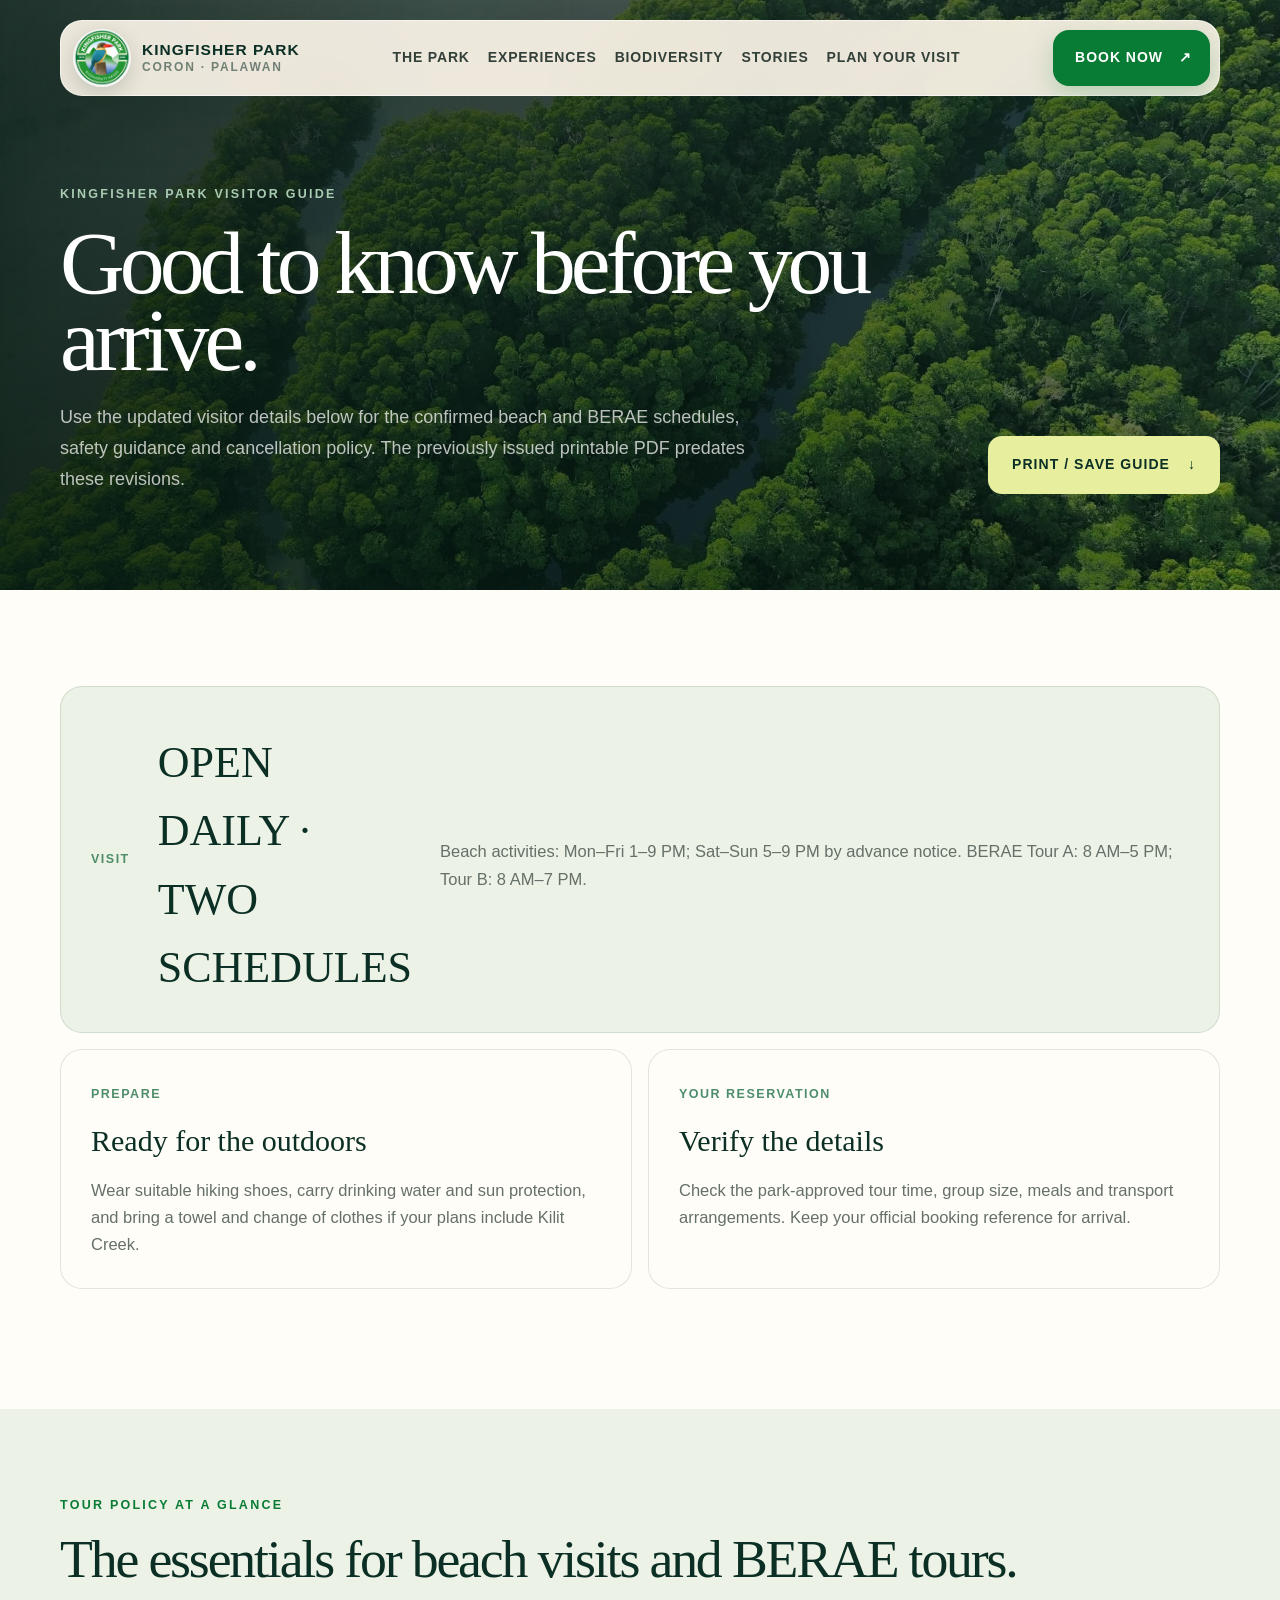
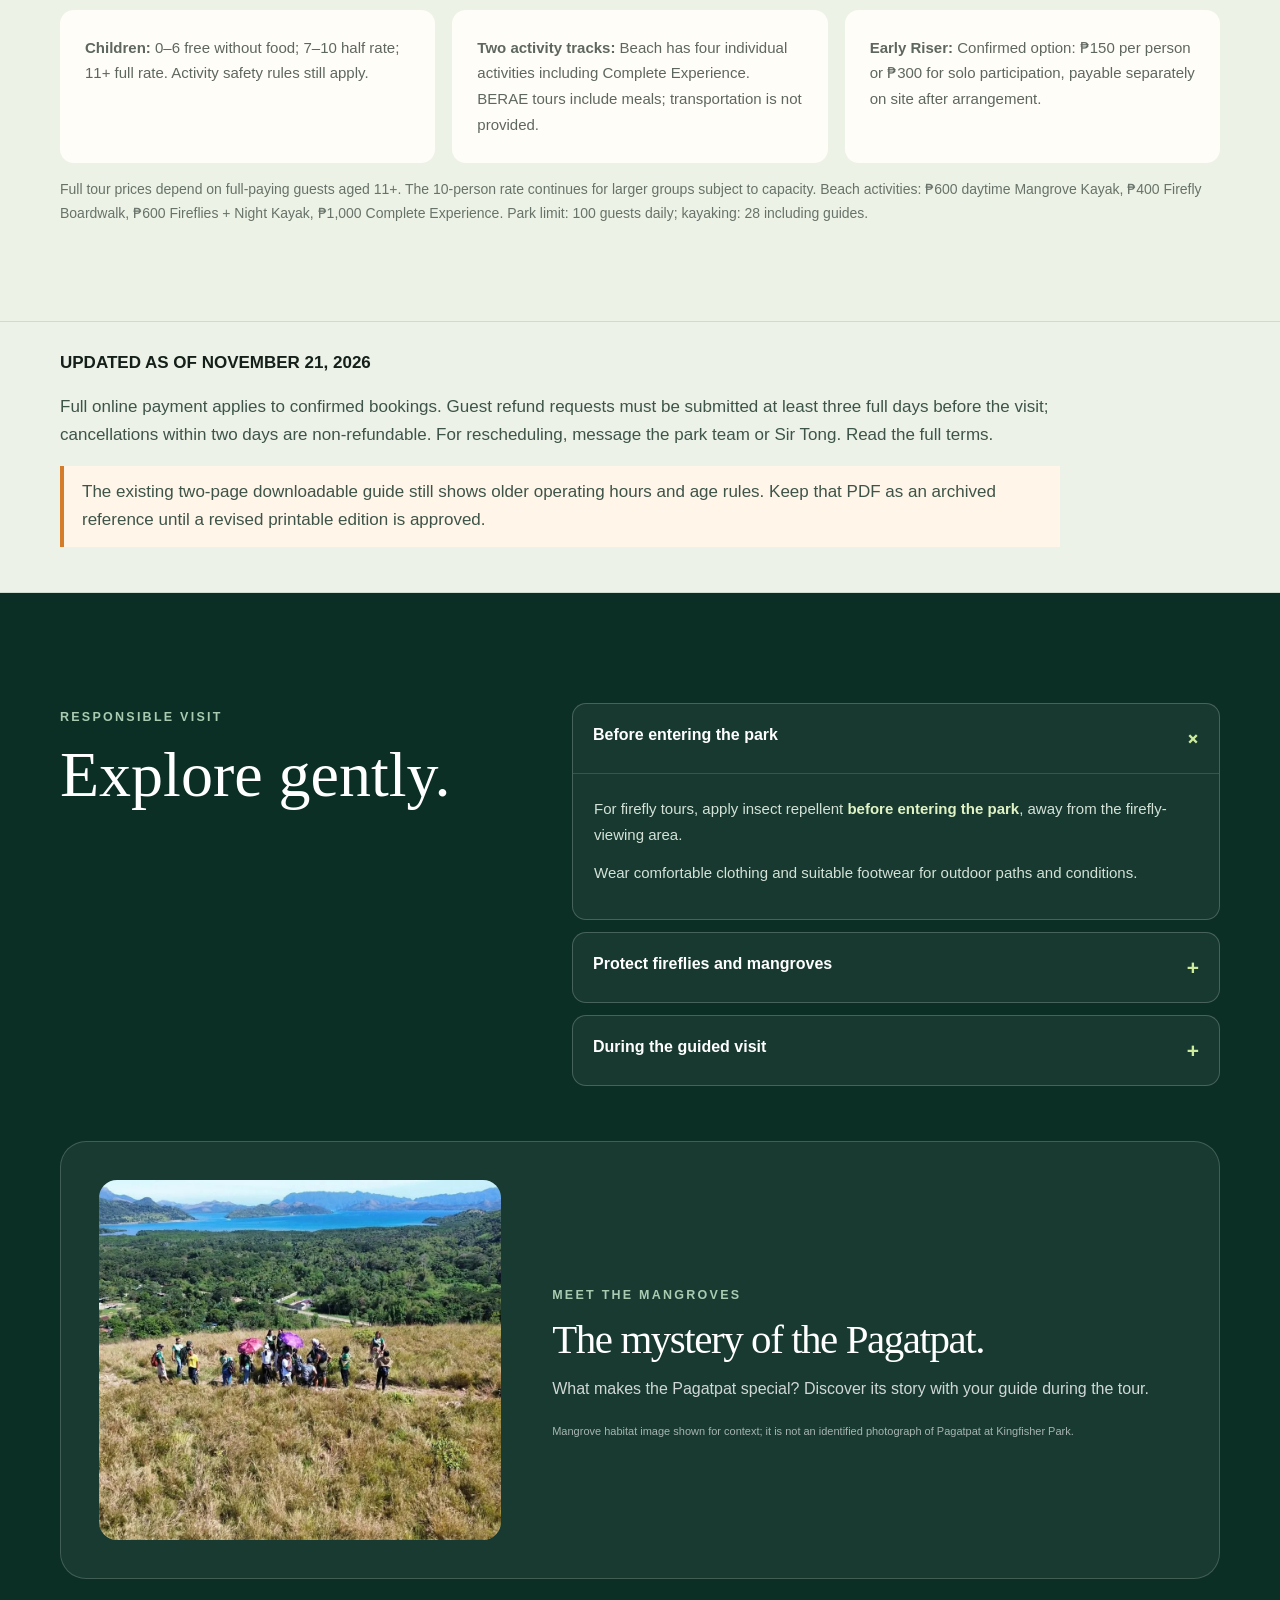
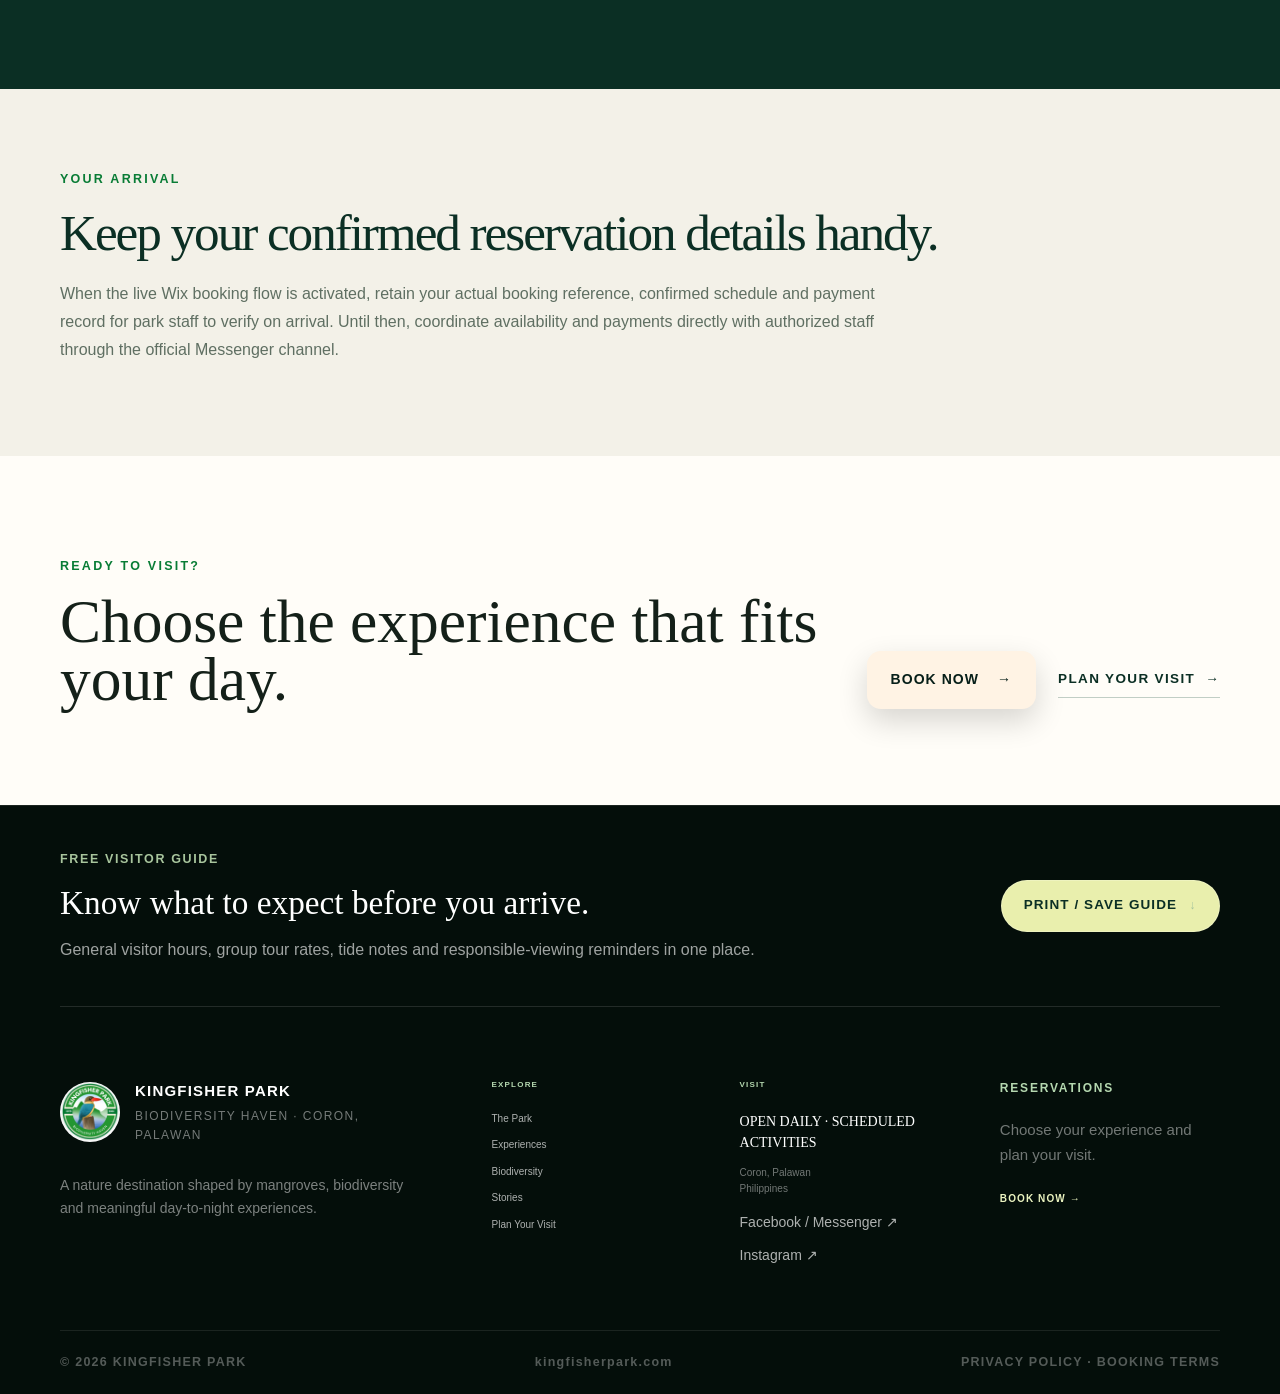
<file: visitor-guide.html>
<!DOCTYPE html>
<html lang="en">
<head>
<meta charset="utf-8"/>
<meta content="width=device-width, initial-scale=1" name="viewport"/>
<meta content="#0b2f24" name="theme-color"/>
<meta content="Kingfisher Park visitor guide with general visitor hours, group tour rates, tide notes and responsible viewing reminders." name="description"/>
<title>Visitor Guide — Kingfisher Park</title>
<link href="css/styles.css" rel="stylesheet"/>
<link href="css/client-tour-v8.css" rel="stylesheet"/><link href="css/v9-site.css" rel="stylesheet"/><link href="css/v9-1-site.css" rel="stylesheet"/><link href="css/v9-2-site.css" rel="stylesheet"/><link href="css/v9-3-site.css" rel="stylesheet"/></head>
<body class="visitor-guide-page kp-v8 kp-v7 kp-v7-guide kp-v9 kp-v91 kp-v92 kp-v93">
<a class="skip-link" href="#main-content">Skip to main content</a>
<header class="site-header" id="site-header">
<div class="header-shell">
<a aria-label="Kingfisher Park home" class="brand" href="index.html">
<img alt="" class="brand-logo" height="512" src="assets/logo/kingfisher-park-logo-512.webp" width="512"/>
<span class="brand-copy"><strong>KINGFISHER PARK</strong><small>CORON · PALAWAN</small></span>
</a>
<nav aria-label="Primary navigation" class="desktop-nav">
<a href="the-park.html">THE PARK</a><a href="experiences.html">EXPERIENCES</a><a href="biodiversity.html">BIODIVERSITY</a><a href="stories.html">STORIES</a><a href="plan-your-visit.html">PLAN YOUR VISIT</a>
</nav>
<a class="header-book" href="booking.html"><span>BOOK NOW</span><span aria-hidden="true">↗</span></a>
<button aria-controls="mobile-menu" aria-expanded="false" aria-label="Open navigation menu" class="menu-toggle" type="button"><span></span><span></span></button>
</div>
<div class="mobile-menu" hidden="" id="mobile-menu">
<nav aria-label="Mobile navigation">
<a href="the-park.html">THE PARK</a><a href="experiences.html">EXPERIENCES</a><a href="biodiversity.html">BIODIVERSITY</a><a href="stories.html">STORIES</a><a href="plan-your-visit.html">PLAN YOUR VISIT</a><a class="mobile-book" href="booking.html">BOOK NOW <span aria-hidden="true">↗</span></a>
</nav>
</div>
</header>
<main id="main-content">
<section class="guide-hero">
<img alt="" aria-hidden="true" class="guide-hero-photo" decoding="async" fetchpriority="high" height="1152" loading="eager" src="assets/images/hero/mangrove-aerial.webp" width="2048"/>
<div class="page-width guide-hero-grid">
<div>
<span class="section-kicker section-kicker-light">KINGFISHER PARK VISITOR GUIDE</span>
<h1>Good to know before you arrive.</h1>
<p>Use the updated visitor details below for the confirmed beach and BERAE schedules, safety guidance and cancellation policy. The previously issued printable PDF predates these revisions.</p>
</div>
<button class="button guide-print" data-print-guide="" type="button">PRINT / SAVE GUIDE <span aria-hidden="true">↓</span></button>
</div>
</section>
<section class="guide-content">
<div class="page-width guide-grid">
<article class="guide-card guide-card-wide">
<span>VISIT</span><h2>OPEN DAILY · TWO SCHEDULES</h2><p>Beach activities: Mon–Fri 1–9 PM; Sat–Sun 5–9 PM by advance notice. BERAE Tour A: 8 AM–5 PM; Tour B: 8 AM–7 PM.</p>
</article>
<article class="guide-card v9-guide-card"><span>PREPARE</span><h3>Ready for the outdoors</h3><p>Wear suitable hiking shoes, carry drinking water and sun protection, and bring a towel and change of clothes if your plans include Kilit Creek.</p></article><article class="guide-card v9-guide-card"><span>YOUR RESERVATION</span><h3>Verify the details</h3><p>Check the park-approved tour time, group size, meals and transport arrangements. Keep your official booking reference for arrival.</p></article></div>
</section><section aria-labelledby="v9-policy-heading" class="v9-guide-policies"><div class="page-width"><span class="section-kicker">TOUR POLICY AT A GLANCE</span><h2 id="v9-policy-heading">The essentials for beach visits and BERAE tours.</h2><div class="v9-policy-grid"><p><strong>Children:</strong> 0–6 free without food; 7–10 half rate; 11+ full rate. Activity safety rules still apply.</p><p><strong>Two activity tracks:</strong> Beach has four individual activities including Complete Experience. BERAE tours include meals; transportation is not provided.</p><p><strong>Early Riser:</strong> Confirmed option: ₱150 per person or ₱300 for solo participation, payable separately on site after arrangement.</p></div><p class="v9-subtle">Full tour prices depend on full-paying guests aged 11+. The 10-person rate continues for larger groups subject to capacity. Beach activities: ₱600 daytime Mangrove Kayak, ₱400 Firefly Boardwalk, ₱600 Fireflies + Night Kayak, ₱1,000 Complete Experience. Park limit: 100 guests daily; kayaking: 28 including guides.</p></div></section><section aria-label="New reservation policy" class="v93-guide-update"><div class="page-width"><strong>UPDATED AS OF NOVEMBER 21, 2026</strong><p>Full online payment applies to confirmed bookings. Guest refund requests must be submitted at least three full days before the visit; cancellations within two days are non-refundable. For rescheduling, message the park team or Sir Tong. <a href="plan-your-visit.html#cancellations">Read the full terms.</a></p><p class="v93-warning">The existing two-page downloadable guide still shows older operating hours and age rules. Keep that PDF as an archived reference until a revised printable edition is approved.</p></div></section>
<section class="guide-respect">
<div class="page-width guide-respect-grid">
<div><span class="section-kicker section-kicker-light">RESPONSIBLE VISIT</span><h2>Explore gently.</h2></div>
<div aria-label="Visitor preparation and habitat care" class="v7-guide-accordions"><details open=""><summary>Before entering the park <span aria-hidden="true">+</span></summary><div class="v7-accordion-copy"><p>For firefly tours, apply insect repellent <strong>before entering the park</strong>, away from the firefly-viewing area.</p><p>Wear comfortable clothing and suitable footwear for outdoor paths and conditions.</p></div></details><details><summary>Protect fireflies and mangroves <span aria-hidden="true">+</span></summary><div class="v7-accordion-copy"><p>Do not touch or catch fireflies. Repellent on hands or skin may harm them—watch from a respectful distance.</p><p>Do not touch mangrove leaves, and avoid flash photography around fireflies.</p></div></details><details><summary>During the guided visit <span aria-hidden="true">+</span></summary><div class="v7-accordion-copy"><p>Keep voices and unnecessary noise low. Follow park and guide instructions, especially along water, paths, and viewing areas.</p></div></details></div>
</div>
<figure class="pagatpat-feature">
<img alt="Mangrove landscape photograph included as habitat context; this is not a verified Pagatpat tree photograph" decoding="async" loading="lazy" src="assets/images/landscape/park-panorama.webp"/>
<figcaption>
<span class="section-kicker section-kicker-light">MEET THE MANGROVES</span>
<h3>The mystery of the Pagatpat.</h3>
<p>What makes the Pagatpat special? Discover its story with your guide during the tour.</p>
<small class="pagatpat-credit">Mangrove habitat image shown for context; it is not an identified photograph of Pagatpat at Kingfisher Park.</small>
</figcaption>
</figure>
</section>
<section aria-labelledby="v92-guide-checkin-title" class="v92-guide-confidence"><div class="page-width"><span class="section-kicker">YOUR ARRIVAL</span><h2 id="v92-guide-checkin-title">Keep your confirmed reservation details handy.</h2><p>When the live Wix booking flow is activated, retain your actual booking reference, confirmed schedule and payment record for park staff to verify on arrival. Until then, coordinate availability and payments directly with authorized staff through the official Messenger channel.</p></div></section><section class="guide-book">
<div class="page-width guide-book-inner">
<div><span class="section-kicker">READY TO VISIT?</span><h2>Choose the experience that fits your day.</h2></div>
<div><a class="button button-primary" href="booking.html">BOOK NOW <span aria-hidden="true">→</span></a><a class="text-link" href="plan-your-visit.html">PLAN YOUR VISIT <span aria-hidden="true">→</span></a></div>
</div>
</section>
</main>
<footer class="site-footer">
<div class="page-width footer-guide">
<div><span>FREE VISITOR GUIDE</span><strong>Know what to expect before you arrive.</strong><p>General visitor hours, group tour rates, tide notes and responsible-viewing reminders in one place.</p></div>
<button data-print-guide="" type="button">PRINT / SAVE GUIDE <span aria-hidden="true">↓</span></button>
</div>
<div class="page-width footer-grid">
<div class="footer-brand"><a aria-label="Kingfisher Park home" class="footer-logo-lockup" href="index.html"><img alt="" height="512" src="assets/logo/kingfisher-park-logo-512.webp" width="512"/><span><strong>KINGFISHER PARK</strong><small>BIODIVERSITY HAVEN · CORON, PALAWAN</small></span></a><p>A nature destination shaped by mangroves, biodiversity and meaningful day-to-night experiences.</p></div>
<nav aria-label="Footer navigation" class="footer-nav"><span>EXPLORE</span><a href="the-park.html">The Park</a><a href="experiences.html">Experiences</a><a href="biodiversity.html">Biodiversity</a><a href="stories.html">Stories</a><a href="plan-your-visit.html">Plan Your Visit</a></nav>
<div class="footer-visit"><span>VISIT</span><strong>OPEN DAILY · SCHEDULED ACTIVITIES</strong><p>Coron, Palawan<br/>Philippines</p><a href="https://web.facebook.com/KingfisherPark" rel="noopener noreferrer" target="_blank">Facebook / Messenger ↗</a><a href="https://www.instagram.com/kingfisherpark.coron/" rel="noopener noreferrer" target="_blank">Instagram ↗</a></div>
<div class="footer-book"><span>RESERVATIONS</span><p>Choose your experience and plan your visit.</p><a class="footer-book-link" href="booking.html">BOOK NOW →</a></div>
</div>
<div class="page-width footer-bottom"><span>© 2026 KINGFISHER PARK</span><span>kingfisherpark.com</span><span>PRIVACY POLICY · BOOKING TERMS</span></div>
</footer>
<div aria-atomic="true" aria-live="polite" class="prototype-toast" id="prototype-toast" role="status"></div>
<script src="js/main.js"></script>
</body>
</html>
</file>
<file: css/styles.css>
/*
  KINGFISHER PARK — HOMEPAGE V3
  Approved V1 foundation + Living Landscape + Biodiversity + Day-to-Night
  Supporting visual system is provisional pending client review.
*/

:root {
  --brand-green: #24963a;
  --brand-green-deep: #087c35;
  --brand-blue: #2e87a6;
  --brand-beak: #f04a27;
  --brand-cream: #fff3e4;

  --forest-950: #071f19;
  --forest-900: #0b2f24;
  --forest-800: #114733;
  --forest-700: #175d3f;
  --moss-500: #66a95d;
  --teal-500: #4aa3a2;
  --night-950: #07121a;
  --night-900: #0a1d29;

  --ivory-50: #fffdf8;
  --ivory-100: #f8f1e7;
  --sand-200: #eadfce;
  --ink: #142019;
  --ink-soft: #5e675f;
  --white: #ffffff;

  --page: min(1440px, calc(100vw - 96px));
  --header-top: 20px;
  --header-height: 76px;
  --radius-lg: 28px;
  --radius-md: 20px;
  --radius-sm: 12px;

  --font-display: Georgia, "Times New Roman", serif;
  --font-ui: Inter, ui-sans-serif, system-ui, -apple-system, BlinkMacSystemFont, "Segoe UI", sans-serif;
}

* {
  box-sizing: border-box;
}

html {
  scroll-behavior: smooth;
  background: var(--ivory-50);
}

body {
  margin: 0;
  color: var(--ink);
  background: var(--ivory-50);
  font-family: var(--font-ui);
  -webkit-font-smoothing: antialiased;
  text-rendering: optimizeLegibility;
}

body.menu-open {
  overflow: hidden;
}

img {
  display: block;
  max-width: 100%;
}

a {
  color: inherit;
  text-decoration: none;
}

button,
a {
  -webkit-tap-highlight-color: transparent;
}

button {
  font: inherit;
}

::selection {
  color: var(--white);
  background: var(--brand-green-deep);
}

.skip-link {
  position: fixed;
  z-index: 9999;
  top: 12px;
  left: 12px;
  padding: 12px 16px;
  color: var(--white);
  background: var(--forest-950);
  border-radius: 8px;
  transform: translateY(-150%);
  transition: transform 180ms ease;
}

.skip-link:focus {
  transform: translateY(0);
}

.page-width {
  width: var(--page);
  margin-inline: auto;
}

/* Header */
.site-header {
  position: fixed;
  z-index: 1000;
  top: var(--header-top);
  left: 0;
  right: 0;
  pointer-events: none;
}

.header-shell {
  width: var(--page);
  min-height: var(--header-height);
  margin-inline: auto;
  display: grid;
  grid-template-columns: auto 1fr auto;
  align-items: center;
  gap: 26px;
  padding: 8px 9px 8px 12px;
  background: rgba(255, 248, 236, 0.91);
  border: 1px solid rgba(255, 255, 255, 0.62);
  border-radius: 22px;
  box-shadow: 0 18px 56px rgba(3, 26, 17, 0.18);
  backdrop-filter: blur(18px) saturate(1.12);
  -webkit-backdrop-filter: blur(18px) saturate(1.12);
  pointer-events: auto;
  transition:
    min-height 240ms ease,
    background-color 240ms ease,
    box-shadow 240ms ease,
    transform 240ms ease;
}

.site-header.is-scrolled .header-shell {
  min-height: 66px;
  background: rgba(255, 250, 241, 0.96);
  box-shadow: 0 12px 42px rgba(3, 26, 17, 0.16);
}

.brand {
  min-width: 236px;
  display: inline-flex;
  align-items: center;
  gap: 11px;
}

.brand-logo {
  width: 58px;
  height: 58px;
  flex: 0 0 58px;
  object-fit: cover;
  border-radius: 50%;
  box-shadow: 0 7px 20px rgba(3, 30, 19, 0.16);
  transition: width 240ms ease, height 240ms ease, flex-basis 240ms ease;
}

.site-header.is-scrolled .brand-logo {
  width: 50px;
  height: 50px;
  flex-basis: 50px;
}

.brand-copy {
  display: grid;
  gap: 3px;
  line-height: 1;
}

.brand-copy strong {
  font-size: 14px;
  letter-spacing: 0.065em;
  color: var(--forest-900);
}

.brand-copy small {
  font-size: 10px;
  font-weight: 700;
  letter-spacing: 0.15em;
  color: #718077;
}

.desktop-nav {
  display: flex;
  justify-content: center;
  align-items: center;
  gap: clamp(19px, 1.8vw, 34px);
}

.desktop-nav a {
  position: relative;
  padding: 12px 0;
  color: #334039;
  font-size: 11.5px;
  font-weight: 760;
  letter-spacing: 0.075em;
  white-space: nowrap;
}

.desktop-nav a::after {
  content: "";
  position: absolute;
  left: 0;
  right: 100%;
  bottom: 6px;
  height: 1.5px;
  background: var(--brand-beak);
  transition: right 180ms ease;
}

.desktop-nav a:hover::after,
.desktop-nav a:focus-visible::after {
  right: 0;
}

.header-book {
  min-width: 158px;
  height: 56px;
  display: inline-flex;
  align-items: center;
  justify-content: center;
  gap: 16px;
  padding-inline: 22px 18px;
  color: var(--white);
  background: var(--brand-green-deep);
  border-radius: 16px;
  box-shadow: 0 10px 24px rgba(8, 124, 53, 0.22);
  font-size: 12px;
  font-weight: 820;
  letter-spacing: 0.07em;
  transition: background-color 180ms ease, transform 180ms ease;
}

.header-book:hover,
.header-book:focus-visible {
  background: var(--brand-beak);
  transform: translateY(-1px);
}

.menu-toggle {
  display: none;
  width: 48px;
  height: 48px;
  border: 0;
  border-radius: 14px;
  background: var(--forest-900);
  cursor: pointer;
}

.menu-toggle span {
  width: 19px;
  height: 1.5px;
  display: block;
  margin: 5px auto;
  background: var(--white);
  transition: transform 180ms ease;
}

.menu-toggle[aria-expanded="true"] span:first-child {
  transform: translateY(3.25px) rotate(45deg);
}

.menu-toggle[aria-expanded="true"] span:last-child {
  transform: translateY(-3.25px) rotate(-45deg);
}

.mobile-menu {
  width: min(560px, calc(100vw - 32px));
  margin: 10px auto 0;
  padding: 12px;
  background: rgba(255, 250, 241, 0.98);
  border: 1px solid rgba(255,255,255,.72);
  border-radius: 22px;
  box-shadow: 0 20px 60px rgba(2, 24, 16, 0.25);
  pointer-events: auto;
}

.mobile-menu nav {
  display: grid;
}

.mobile-menu a {
  padding: 15px 14px;
  border-bottom: 1px solid rgba(20, 32, 25, 0.09);
  color: var(--forest-900);
  font-size: 13px;
  font-weight: 770;
  letter-spacing: .07em;
}

.mobile-menu .mobile-book {
  margin-top: 10px;
  border: 0;
  border-radius: 14px;
  color: var(--white);
  background: var(--brand-green-deep);
  text-align: center;
}

/* Hero */
.hero {
  position: relative;
  min-height: 100svh;
  height: max(760px, 100svh);
  overflow: hidden;
  isolation: isolate;
  color: var(--white);
  background: var(--forest-950);
}

.hero-photo,
.hero-wash,
.hero-vignette,
.firefly-canvas {
  position: absolute;
  inset: 0;
}

.hero-photo {
  z-index: -5;
  background-image: url("../assets/images/hero/mangrove-aerial.webp");
  background-position: center 45%;
  background-size: cover;
  transform: scale(1.012);
  filter: saturate(.82) brightness(.69) contrast(1.06);
}

.hero-wash {
  z-index: -4;
  background:
    radial-gradient(circle at 81% 42%, rgba(55, 120, 85, .10) 0%, transparent 37%),
    linear-gradient(90deg, rgba(4, 25, 18, .94) 0%, rgba(5, 31, 22, .82) 30%, rgba(6, 35, 27, .50) 55%, rgba(7, 24, 29, .30) 100%),
    linear-gradient(0deg, rgba(4, 16, 18, .66) 0%, rgba(4, 21, 18, .06) 48%, rgba(4, 20, 16, .20) 100%),
    linear-gradient(125deg, rgba(9, 63, 42, .15), rgba(6, 19, 34, .46));
}

.firefly-canvas {
  z-index: -3;
  width: 100%;
  height: 100%;
  pointer-events: none;
}

.hero-vignette {
  z-index: -2;
  background:
    radial-gradient(ellipse at center, transparent 52%, rgba(2, 13, 11, .18) 100%),
    linear-gradient(180deg, rgba(0,0,0,.12), transparent 23%, transparent 70%, rgba(2,14,13,.26));
  pointer-events: none;
}

.hero-content {
  position: relative;
  z-index: 2;
  min-height: inherit;
  display: grid;
  grid-template-columns: minmax(0, 860px) auto;
  align-items: center;
  gap: 60px;
  padding-top: 124px;
  padding-bottom: 120px;
}

.hero-copy {
  max-width: 880px;
}

.eyebrow,
.section-kicker {
  margin: 0;
  display: inline-flex;
  align-items: center;
  gap: 10px;
  font-size: 11px;
  font-weight: 820;
  letter-spacing: .18em;
}

.eyebrow {
  margin-bottom: 28px;
  color: rgba(255, 255, 255, .79);
}

.eyebrow-dot {
  width: 7px;
  height: 7px;
  border-radius: 50%;
  background: #e8f48f;
  box-shadow: 0 0 18px rgba(225, 247, 113, .75);
}

.hero h1 {
  margin: 0;
  max-width: 850px;
  color: var(--white);
  font-family: var(--font-display);
  font-size: clamp(68px, 7.2vw, 118px);
  font-weight: 400;
  line-height: .90;
  letter-spacing: -.055em;
  text-wrap: balance;
}

.hero-lede {
  max-width: 625px;
  margin: 30px 0 0;
  color: rgba(255, 255, 255, .79);
  font-size: 17px;
  line-height: 1.65;
}

.hero-actions {
  margin-top: 36px;
  display: flex;
  align-items: center;
  gap: 28px;
  flex-wrap: wrap;
}

.button {
  min-height: 58px;
  display: inline-flex;
  align-items: center;
  justify-content: center;
  gap: 18px;
  padding: 0 24px;
  border-radius: 14px;
  font-size: 12px;
  font-weight: 830;
  letter-spacing: .075em;
  transition: transform 180ms ease, background-color 180ms ease, box-shadow 180ms ease;
}

.button-primary {
  color: var(--forest-950);
  background: var(--brand-cream);
  box-shadow: 0 12px 30px rgba(0, 0, 0, .16);
}

.button-primary:hover,
.button-primary:focus-visible {
  color: var(--white);
  background: var(--brand-beak);
  transform: translateY(-2px);
  box-shadow: 0 16px 36px rgba(0, 0, 0, .20);
}

.text-link {
  display: inline-flex;
  align-items: center;
  gap: 10px;
  color: var(--forest-900);
  font-size: 11px;
  font-weight: 850;
  letter-spacing: .10em;
  border-bottom: 1px solid rgba(17, 71, 51, .26);
  padding: 7px 0;
}

.light-link {
  color: rgba(255,255,255,.94);
  border-color: rgba(255,255,255,.35);
}

.text-link:hover,
.text-link:focus-visible {
  color: var(--brand-beak);
  border-color: currentColor;
}

.hero-side-note {
  justify-self: end;
  align-self: end;
  margin-bottom: 62px;
  display: flex;
  align-items: center;
  gap: 14px;
  writing-mode: vertical-rl;
  transform: rotate(180deg);
  color: rgba(255,255,255,.66);
  font-size: 9px;
  font-weight: 820;
  letter-spacing: .20em;
}

.side-line {
  width: 1px;
  height: 54px;
  background: rgba(255,255,255,.30);
}

.hero-scroll {
  position: absolute;
  z-index: 2;
  left: 48px;
  bottom: 34px;
  display: flex;
  align-items: center;
  gap: 15px;
  color: rgba(255,255,255,.53);
  font-size: 9px;
  font-weight: 800;
  letter-spacing: .18em;
}

.hero-scroll i {
  width: 48px;
  height: 1px;
  background: rgba(255,255,255,.35);
}

/* Visit snapshot */
.visit-glance {
  position: relative;
  z-index: 5;
  background: var(--ivory-50);
  padding: 0 0 104px;
}

.glance-shell {
  margin-top: -54px;
  position: relative;
  display: grid;
  grid-template-columns: minmax(260px, .85fr) 2.4fr;
  gap: 56px;
  padding: 42px 46px;
  background: rgba(255, 250, 241, .98);
  border: 1px solid rgba(17, 71, 51, .10);
  border-radius: var(--radius-lg);
  box-shadow: 0 24px 68px rgba(14, 45, 30, .10);
}

.section-kicker {
  color: var(--brand-green-deep);
}

.glance-heading h2,
.section-intro h2 {
  margin: 12px 0 0;
  font-family: var(--font-display);
  font-weight: 400;
  letter-spacing: -.035em;
}

.glance-heading h2 {
  font-size: clamp(36px, 3.2vw, 54px);
  line-height: .98;
}

.glance-grid {
  margin: 0;
  display: grid;
  grid-template-columns: repeat(4, 1fr);
  align-items: stretch;
}

.glance-item {
  min-width: 0;
  padding: 7px 26px;
  border-left: 1px solid rgba(20, 32, 25, .11);
}

.glance-item:first-child {
  border-left: 0;
}

.glance-item dt {
  margin-bottom: 13px;
  color: #778178;
  font-size: 9px;
  font-weight: 840;
  letter-spacing: .17em;
}

.glance-item dd {
  margin: 0 0 8px;
  color: var(--forest-900);
  font-family: var(--font-display);
  font-size: 23px;
  line-height: 1.06;
}

.glance-item span {
  display: block;
  color: #7b847c;
  font-size: 10.5px;
  line-height: 1.45;
}

/* Experiences */
.experiences {
  padding: 116px 0 124px;
  background:
    radial-gradient(circle at 91% 8%, rgba(70, 154, 105, .11), transparent 24%),
    var(--ivory-100);
}

.section-intro {
  display: grid;
  grid-template-columns: 1.35fr .65fr;
  gap: 80px;
  align-items: end;
  margin-bottom: 58px;
}

.section-intro h2 {
  font-size: clamp(54px, 5.2vw, 82px);
  line-height: .94;
}

.section-intro > p {
  margin: 0 0 6px;
  max-width: 470px;
  color: var(--ink-soft);
  font-size: 15px;
  line-height: 1.72;
}

.experience-grid {
  display: grid;
  grid-template-columns: repeat(2, minmax(0, 1fr));
  gap: 24px;
}

.experience-card {
  overflow: hidden;
  display: grid;
  grid-template-columns: minmax(0, .95fr) minmax(280px, 1.05fr);
  min-height: 440px;
  background: var(--ivory-50);
  border: 1px solid rgba(17, 71, 51, .09);
  border-radius: 24px;
  box-shadow: 0 16px 45px rgba(31, 57, 42, .06);
  transition: transform 240ms ease, box-shadow 240ms ease;
}

.experience-card:hover {
  transform: translateY(-3px);
  box-shadow: 0 24px 52px rgba(31, 57, 42, .10);
}

.experience-media {
  position: relative;
  min-height: 100%;
  overflow: hidden;
  background: var(--forest-900);
}

.experience-media::after {
  content: "";
  position: absolute;
  inset: 0;
  background: linear-gradient(180deg, rgba(5, 26, 19, .06), rgba(5, 26, 19, .24));
  pointer-events: none;
}

.experience-media img {
  width: 100%;
  height: 100%;
  object-fit: cover;
  transition: transform 700ms cubic-bezier(.2,.72,.16,1);
}

.experience-card:hover .experience-media img {
  transform: scale(1.035);
}

.card-index,
.card-badge {
  position: absolute;
  z-index: 2;
  top: 18px;
  color: var(--white);
  font-size: 9px;
  font-weight: 840;
  letter-spacing: .14em;
  text-shadow: 0 2px 14px rgba(0,0,0,.35);
}

.card-index {
  left: 18px;
}

.card-badge {
  right: 18px;
  padding: 8px 9px;
  border: 1px solid rgba(255,255,255,.40);
  border-radius: 999px;
  background: rgba(6, 32, 24, .28);
  backdrop-filter: blur(8px);
}

.experience-copy {
  min-width: 0;
  display: flex;
  flex-direction: column;
  padding: 34px 34px 28px;
}

.experience-topline {
  display: grid;
  grid-template-columns: minmax(0, 1fr) auto;
  gap: 20px;
  align-items: start;
}

.experience-topline h3 {
  margin: 0;
  max-width: 330px;
  color: var(--forest-900);
  font-family: var(--font-display);
  font-size: clamp(29px, 2.25vw, 39px);
  font-weight: 400;
  line-height: .98;
  letter-spacing: -.025em;
}

.price {
  margin: 2px 0 0;
  color: var(--brand-green-deep);
  font-size: 16px;
  font-weight: 860;
  white-space: nowrap;
}

.price span {
  display: block;
  margin-top: 3px;
  color: #8a918b;
  font-size: 9px;
  font-weight: 740;
  letter-spacing: .06em;
  text-align: right;
}

.experience-copy > p:not(.condition) {
  margin: 24px 0 0;
  color: var(--ink-soft);
  font-size: 14px;
  line-height: 1.66;
}

.condition {
  margin: 16px 0 0;
  padding-top: 15px;
  border-top: 1px solid rgba(20,32,25,.09);
  color: #798179;
  font-size: 10.5px;
  line-height: 1.55;
}

.card-actions {
  margin-top: auto;
  padding-top: 24px;
  display: flex;
  align-items: center;
  justify-content: space-between;
  gap: 22px;
}

.book-text {
  appearance: none;
  border: 0;
  border-bottom: 1px solid rgba(240, 74, 39, .35);
  padding: 7px 0;
  color: var(--brand-beak);
  background: transparent;
  cursor: pointer;
  font-size: 11px;
  font-weight: 870;
  letter-spacing: .10em;
}

.book-text:hover,
.book-text:focus-visible {
  color: var(--forest-900);
  border-color: currentColor;
}

.experience-footer {
  margin-top: 32px;
  padding-top: 24px;
  display: flex;
  justify-content: space-between;
  align-items: flex-start;
  gap: 30px;
  border-top: 1px solid rgba(17, 71, 51, .14);
}

.experience-footer p {
  margin: 0;
  max-width: 760px;
  color: #6b746c;
  font-size: 11px;
  line-height: 1.65;
}

.experience-footer strong {
  color: var(--forest-900);
}

.experience-footer > span {
  color: #929992;
  font-size: 9px;
  font-weight: 820;
  letter-spacing: .13em;
}



/* -------------------------------------------------
   Stage 2 — Living Landscape
-------------------------------------------------- */
.living-landscape {
  position: relative;
  overflow: hidden;
  padding: 132px 0 138px;
  background:
    radial-gradient(circle at 76% 22%, rgba(74,163,162,.10), transparent 30%),
    var(--ivory-50);
}

.living-landscape::before {
  content: "";
  position: absolute;
  width: 520px;
  height: 520px;
  left: -260px;
  top: 90px;
  border: 1px solid rgba(8,124,53,.12);
  border-radius: 50%;
  box-shadow:
    0 0 0 70px rgba(8,124,53,.025),
    0 0 0 140px rgba(8,124,53,.018);
  pointer-events: none;
}

.landscape-grid {
  position: relative;
  display: grid;
  grid-template-columns: minmax(0, .88fr) minmax(520px, 1.12fr);
  gap: clamp(56px, 7vw, 118px);
  align-items: center;
}

.landscape-copy h2 {
  max-width: 690px;
  margin: 18px 0 0;
  color: var(--forest-900);
  font-family: var(--font-display);
  font-size: clamp(54px, 5vw, 82px);
  font-weight: 400;
  line-height: .94;
  letter-spacing: -.045em;
}

.landscape-lede {
  max-width: 610px;
  margin: 34px 0 0;
  color: var(--ink-soft);
  font-size: 16px;
  line-height: 1.72;
}

.landscape-notes {
  margin-top: 44px;
  border-top: 1px solid rgba(20,32,25,.12);
}

.landscape-notes > div {
  display: grid;
  grid-template-columns: 42px 132px 1fr;
  gap: 16px;
  align-items: baseline;
  padding: 18px 0;
  border-bottom: 1px solid rgba(20,32,25,.10);
}

.landscape-notes span {
  color: var(--brand-beak);
  font-size: 9px;
  font-weight: 900;
  letter-spacing: .14em;
}

.landscape-notes strong {
  color: var(--forest-900);
  font-size: 10px;
  letter-spacing: .13em;
}

.landscape-notes p {
  margin: 0;
  color: #727b73;
  font-size: 11px;
  line-height: 1.55;
}

.landscape-link {
  margin-top: 32px;
}

.landscape-visual {
  position: relative;
  margin: 0;
  min-height: 650px;
  border-radius: 32px;
  overflow: hidden;
  background: var(--forest-900);
  box-shadow: 0 32px 80px rgba(9,46,33,.17);
}

.landscape-visual::after {
  content: "";
  position: absolute;
  inset: 0;
  background:
    linear-gradient(180deg, transparent 45%, rgba(5,28,20,.46)),
    linear-gradient(90deg, rgba(7,40,28,.05), transparent 58%);
  pointer-events: none;
}

.landscape-visual img {
  width: 100%;
  height: 100%;
  min-height: 650px;
  object-fit: cover;
  transition: transform 1100ms cubic-bezier(.2,.72,.16,1);
}

.landscape-visual:hover img {
  transform: scale(1.025);
}

.landscape-visual figcaption {
  position: absolute;
  z-index: 2;
  left: 26px;
  right: 26px;
  bottom: 24px;
  display: flex;
  justify-content: space-between;
  gap: 24px;
  color: rgba(255,255,255,.88);
  font-size: 9px;
  font-weight: 850;
  letter-spacing: .14em;
}

/* -------------------------------------------------
   Stage 2 — Biodiversity
-------------------------------------------------- */
.biodiversity {
  position: relative;
  overflow: hidden;
  padding: 132px 0 144px;
  color: var(--white);
  background:
    radial-gradient(circle at 82% 12%, rgba(102,169,93,.15), transparent 28%),
    radial-gradient(circle at 8% 80%, rgba(74,163,162,.10), transparent 30%),
    var(--forest-950);
}

.biodiversity::after {
  content: "";
  position: absolute;
  inset: 0;
  opacity: .22;
  pointer-events: none;
  background-image:
    linear-gradient(rgba(255,255,255,.025) 1px, transparent 1px),
    linear-gradient(90deg, rgba(255,255,255,.025) 1px, transparent 1px);
  background-size: 70px 70px;
  mask-image: linear-gradient(to bottom, transparent, #000 20%, #000 82%, transparent);
}

.biodiversity > .page-width {
  position: relative;
  z-index: 1;
}

.section-kicker-light,
.section-kicker-night {
  color: #a9cbb2;
}

.biodiversity-head {
  display: grid;
  grid-template-columns: minmax(0, 1.15fr) minmax(330px, .65fr);
  gap: clamp(50px, 7vw, 110px);
  align-items: end;
  margin-bottom: 56px;
}

.biodiversity-head h2 {
  max-width: 800px;
  margin: 18px 0 0;
  color: var(--white);
  font-family: var(--font-display);
  font-size: clamp(55px, 5.4vw, 88px);
  font-weight: 400;
  line-height: .94;
  letter-spacing: -.045em;
}

.biodiversity-intro p {
  margin: 0;
  color: rgba(255,255,255,.72);
  font-size: 14px;
  line-height: 1.72;
}

.biodiversity-intro .verification-note {
  margin-top: 18px;
  padding-top: 18px;
  border-top: 1px solid rgba(255,255,255,.14);
  color: rgba(255,255,255,.48);
  font-size: 10.5px;
}

.bio-gallery {
  display: grid;
  grid-template-columns: repeat(12, 1fr);
  grid-auto-rows: 190px;
  gap: 16px;
}

.bio-card {
  position: relative;
  grid-column: span 4;
  grid-row: span 2;
  margin: 0;
  min-width: 0;
  overflow: hidden;
  border-radius: 22px;
  background: #102e25;
}

.bio-card-large {
  grid-column: span 6;
  grid-row: span 3;
}

.bio-card-tall {
  grid-column: span 3;
  grid-row: span 3;
}

.bio-card:nth-child(3) {
  grid-column: span 3;
}

.bio-card:nth-child(5),
.bio-card:nth-child(6) {
  grid-column: span 3;
}

.bio-card::after {
  content: "";
  position: absolute;
  inset: 0;
  background: linear-gradient(180deg, transparent 54%, rgba(3,20,15,.75));
  pointer-events: none;
}

.bio-card img {
  width: 100%;
  height: 100%;
  object-fit: cover;
  transition: transform 800ms cubic-bezier(.2,.72,.16,1), filter 400ms ease;
}

.bio-card:hover img {
  transform: scale(1.04);
  filter: saturate(1.06);
}

.bio-card figcaption {
  position: absolute;
  z-index: 2;
  left: 20px;
  right: 20px;
  bottom: 17px;
  display: flex;
  align-items: end;
  justify-content: space-between;
  gap: 16px;
}

.bio-card figcaption span {
  font-size: 9.5px;
  font-weight: 900;
  letter-spacing: .15em;
}

.bio-card figcaption small {
  color: rgba(255,255,255,.58);
  font-size: 8px;
  letter-spacing: .05em;
}

.bio-footer {
  margin-top: 34px;
  padding-top: 24px;
  display: flex;
  align-items: start;
  justify-content: space-between;
  gap: 40px;
  border-top: 1px solid rgba(255,255,255,.13);
}

.bio-footer p {
  max-width: 650px;
  margin: 0;
  color: rgba(255,255,255,.52);
  font-size: 10.5px;
  line-height: 1.65;
}

/* -------------------------------------------------
   Stage 2 — Day to Night
-------------------------------------------------- */
.after-dark {
  position: relative;
  overflow: hidden;
  min-height: 980px;
  padding: 150px 0 70px;
  color: var(--white);
  background: var(--night-950);
}

.after-dark::before {
  content: "";
  position: absolute;
  inset: 0;
  z-index: 0;
  background:
    linear-gradient(180deg, rgba(7,31,25,.96) 0%, rgba(7,18,26,.95) 28%, rgba(4,12,19,.98) 100%);
}

.night-sky {
  position: absolute;
  z-index: 0;
  inset: 0;
  opacity: .30;
  background:
    radial-gradient(circle at 73% 30%, rgba(74,163,162,.18), transparent 20%),
    radial-gradient(circle at 18% 72%, rgba(240,74,39,.08), transparent 20%);
}

.after-dark-inner {
  position: relative;
  z-index: 2;
  display: grid;
  grid-template-columns: minmax(390px, .78fr) minmax(620px, 1.22fr);
  gap: clamp(62px, 8vw, 130px);
  align-items: center;
}

.night-copy h2 {
  max-width: 680px;
  margin: 18px 0 0;
  font-family: var(--font-display);
  font-size: clamp(58px, 5.3vw, 88px);
  font-weight: 400;
  line-height: .93;
  letter-spacing: -.045em;
}

.night-copy > p {
  max-width: 610px;
  margin: 32px 0 0;
  color: rgba(255,255,255,.66);
  font-size: 14px;
  line-height: 1.78;
}

.night-points {
  margin-top: 38px;
  display: grid;
  gap: 14px;
}

.night-points > div {
  display: grid;
  grid-template-columns: 14px 1fr auto;
  gap: 12px;
  align-items: center;
  padding: 14px 0;
  border-top: 1px solid rgba(255,255,255,.12);
}

.night-points > div:last-child {
  border-bottom: 1px solid rgba(255,255,255,.12);
}

.night-dot {
  width: 7px;
  height: 7px;
  border-radius: 50%;
  background: #efff9a;
  box-shadow: 0 0 12px rgba(231,255,112,.82), 0 0 28px rgba(231,255,112,.28);
}

.night-dot-blue {
  background: #86f2ff;
  box-shadow: 0 0 12px rgba(94,224,255,.78), 0 0 28px rgba(94,224,255,.25);
}

.night-points strong {
  font-size: 9.5px;
  letter-spacing: .14em;
}

.night-points small {
  color: rgba(255,255,255,.45);
  font-size: 9px;
}

.button-night {
  margin-top: 34px;
  color: var(--night-950);
  background: var(--brand-cream);
  box-shadow: 0 12px 30px rgba(0,0,0,.18);
}

.button-night:hover,
.button-night:focus-visible {
  color: var(--white);
  background: var(--brand-beak);
}

.night-gallery {
  min-height: 680px;
  position: relative;
}

.night-frame {
  position: absolute;
  margin: 0;
  overflow: hidden;
  border: 1px solid rgba(255,255,255,.13);
  border-radius: 26px;
  background: #081722;
  box-shadow: 0 30px 80px rgba(0,0,0,.32);
}

.night-frame img {
  width: 100%;
  height: 100%;
  object-fit: cover;
}

.night-frame::after {
  content: "";
  position: absolute;
  inset: 0;
  background: linear-gradient(180deg, transparent 55%, rgba(3,10,16,.58));
  pointer-events: none;
}

.night-frame figcaption {
  position: absolute;
  z-index: 2;
  left: 17px;
  bottom: 15px;
  color: rgba(255,255,255,.78);
  font-size: 8px;
  font-weight: 850;
  letter-spacing: .16em;
}

.night-frame-main {
  width: 71%;
  height: 510px;
  top: 68px;
  right: 0;
}

.night-frame-sunset {
  z-index: 2;
  width: 34%;
  height: 410px;
  left: 0;
  top: 0;
  transform: rotate(-2.5deg);
}

.night-frame-boardwalk {
  z-index: 3;
  width: 51%;
  height: 265px;
  left: 16%;
  bottom: 0;
  transform: rotate(1.4deg);
}

.night-transition-note {
  position: relative;
  z-index: 2;
  margin-top: 100px;
  display: grid;
  grid-template-columns: auto 1fr auto 1fr auto;
  gap: 18px;
  align-items: center;
  color: rgba(255,255,255,.45);
  font-size: 8.5px;
  font-weight: 820;
  letter-spacing: .14em;
}

.night-transition-note i {
  height: 1px;
  background: linear-gradient(90deg, rgba(255,255,255,.11), rgba(255,255,255,.4), rgba(255,255,255,.11));
}



/* -------------------------------------------------
   Stage 3 — Conservation & Community
-------------------------------------------------- */
.community {
  position: relative;
  overflow: hidden;
  padding: 138px 0 150px;
  background:
    radial-gradient(circle at 12% 18%, rgba(95,157,73,.08), transparent 28%),
    #f1efe4;
}

.community::after {
  content: "";
  position: absolute;
  width: 620px;
  height: 620px;
  right: -300px;
  bottom: -290px;
  border: 1px solid rgba(10,116,51,.09);
  border-radius: 50%;
  box-shadow:
    0 0 0 80px rgba(10,116,51,.025),
    0 0 0 160px rgba(10,116,51,.015);
  pointer-events: none;
}

.community-grid {
  position: relative;
  z-index: 1;
  display: grid;
  grid-template-columns: minmax(420px, .78fr) minmax(650px, 1.22fr);
  gap: clamp(60px, 8vw, 132px);
  align-items: center;
}

.community-copy h2,
.stories-head h2,
.know-head h2,
.plan-heading h2,
.booking-copy h2 {
  margin: 18px 0 0;
  font-family: var(--font-display);
  font-weight: 400;
  letter-spacing: -.045em;
  line-height: .94;
}

.community-copy h2 {
  max-width: 720px;
  color: var(--forest-900);
  font-size: clamp(56px, 5vw, 82px);
}

.community-lede {
  max-width: 610px;
  margin: 34px 0 0;
  color: var(--ink-soft);
  font-size: 15px;
  line-height: 1.78;
}

.community-rule {
  max-width: 610px;
  margin: 36px 0 30px;
  padding: 18px 0;
  display: grid;
  grid-template-columns: 150px 1fr;
  gap: 22px;
  border-top: 1px solid rgba(20,32,25,.13);
  border-bottom: 1px solid rgba(20,32,25,.13);
}

.community-rule strong {
  color: var(--forest-900);
  font-size: 9px;
  letter-spacing: .14em;
}

.community-rule p {
  margin: 0;
  color: #6b756d;
  font-size: 10.5px;
  line-height: 1.62;
}

.community-collage {
  position: relative;
  min-height: 720px;
}

.community-photo {
  position: absolute;
  margin: 0;
  overflow: hidden;
  border-radius: 24px;
  background: var(--forest-900);
  box-shadow: 0 26px 70px rgba(22,43,31,.17);
}

.community-photo img {
  width: 100%;
  height: 100%;
  object-fit: cover;
}

.community-photo::after {
  content: "";
  position: absolute;
  inset: 0;
  background: linear-gradient(180deg, transparent 60%, rgba(5,28,20,.58));
  pointer-events: none;
}

.community-photo figcaption {
  position: absolute;
  z-index: 2;
  left: 17px;
  right: 17px;
  bottom: 15px;
  display: flex;
  justify-content: space-between;
  gap: 12px;
  color: rgba(255,255,255,.86);
  font-size: 8px;
  font-weight: 850;
  letter-spacing: .12em;
}

.community-photo figcaption small {
  color: rgba(255,255,255,.58);
  font-size: 8px;
  font-weight: 600;
}

.community-photo-main {
  z-index: 2;
  width: 47%;
  height: 560px;
  left: 0;
  top: 54px;
}

.community-photo-top {
  width: 58%;
  height: 300px;
  right: 0;
  top: 0;
}

.community-photo-bottom {
  z-index: 3;
  width: 62%;
  height: 330px;
  right: 4%;
  bottom: 0;
}

/* -------------------------------------------------
   Stage 3 — Stories & History
-------------------------------------------------- */
.stories {
  padding: 136px 0 148px;
  background: var(--ivory-50);
}

.stories-head {
  display: grid;
  grid-template-columns: minmax(0, 1.12fr) minmax(320px, .62fr);
  gap: clamp(50px, 8vw, 120px);
  align-items: end;
  margin-bottom: 58px;
}

.stories-head h2 {
  max-width: 820px;
  color: var(--forest-900);
  font-size: clamp(56px, 5vw, 84px);
}

.stories-head > p {
  margin: 0;
  color: var(--ink-soft);
  font-size: 14px;
  line-height: 1.72;
}

.story-grid {
  display: grid;
  grid-template-columns: repeat(3, minmax(0, 1fr));
  gap: 18px;
}

.story-card {
  overflow: hidden;
  border: 1px solid rgba(15,61,43,.10);
  border-radius: 24px;
  background: #fffdf8;
  box-shadow: 0 18px 45px rgba(22,43,31,.065);
}

.story-media {
  position: relative;
  height: 330px;
  overflow: hidden;
  background: #d8ddd5;
}

.story-media img {
  width: 100%;
  height: 100%;
  object-fit: cover;
  transition: transform 750ms cubic-bezier(.2,.72,.16,1);
}

.story-card:hover .story-media img {
  transform: scale(1.035);
}

.story-year {
  position: absolute;
  left: 16px;
  top: 16px;
  padding: 8px 10px;
  border: 1px solid rgba(255,255,255,.34);
  border-radius: 999px;
  color: #fff;
  background: rgba(7,38,28,.56);
  backdrop-filter: blur(10px);
  font-size: 8px;
  font-weight: 900;
  letter-spacing: .13em;
}

.story-copy {
  padding: 26px 24px 30px;
}

.story-copy > span {
  color: var(--brand-beak);
  font-size: 8.5px;
  font-weight: 900;
  letter-spacing: .14em;
}

.story-copy h3 {
  margin: 13px 0 0;
  color: var(--forest-900);
  font-family: var(--font-display);
  font-size: 31px;
  font-weight: 500;
  line-height: 1.02;
  letter-spacing: -.025em;
}

.story-copy p {
  margin: 18px 0 0;
  color: #6f776f;
  font-size: 11.5px;
  line-height: 1.68;
}

/* -------------------------------------------------
   Stage 3 — Know Before You Go
-------------------------------------------------- */
.know-before {
  padding: 134px 0 142px;
  color: var(--white);
  background:
    radial-gradient(circle at 86% 0%, rgba(90,168,151,.14), transparent 30%),
    var(--forest-950);
}

.know-head {
  display: grid;
  grid-template-columns: minmax(0, 1.08fr) minmax(310px, .62fr);
  gap: clamp(50px, 8vw, 120px);
  align-items: end;
  margin-bottom: 54px;
}

.know-head h2 {
  max-width: 820px;
  color: var(--white);
  font-size: clamp(55px, 5vw, 84px);
}

.know-head > p {
  margin: 0;
  color: rgba(255,255,255,.62);
  font-size: 14px;
  line-height: 1.72;
}

.visitor-rules {
  display: grid;
  grid-template-columns: repeat(3, minmax(0, 1fr));
  border-top: 1px solid rgba(255,255,255,.13);
  border-left: 1px solid rgba(255,255,255,.13);
}

.visitor-rule {
  position: relative;
  min-height: 260px;
  padding: 28px 26px;
  border-right: 1px solid rgba(255,255,255,.13);
  border-bottom: 1px solid rgba(255,255,255,.13);
}

.rule-number {
  color: rgba(255,255,255,.34);
  font-size: 8px;
  font-weight: 850;
  letter-spacing: .14em;
}

.rule-icon {
  margin-top: 34px;
  color: #dff291;
  font-size: 23px;
  line-height: 1;
}

.visitor-rule h3 {
  margin: 24px 0 0;
  font-family: var(--font-display);
  font-size: 25px;
  font-weight: 500;
  line-height: 1.05;
}

.visitor-rule p {
  margin: 16px 0 0;
  color: rgba(255,255,255,.55);
  font-size: 10.5px;
  line-height: 1.66;
}

/* -------------------------------------------------
   Stage 3 — Plan Your Visit
-------------------------------------------------- */
.plan-visit {
  padding: 136px 0 148px;
  background:
    radial-gradient(circle at 18% 6%, rgba(39,150,50,.07), transparent 25%),
    var(--ivory-50);
}

.plan-grid {
  display: grid;
  grid-template-columns: minmax(420px, .83fr) minmax(590px, 1.17fr);
  gap: clamp(64px, 8vw, 128px);
  align-items: start;
}

.plan-heading h2 {
  max-width: 760px;
  color: var(--forest-900);
  font-size: clamp(56px, 5vw, 84px);
}

.plan-heading > p {
  max-width: 620px;
  margin: 32px 0 0;
  color: var(--ink-soft);
  font-size: 14px;
  line-height: 1.75;
}

.plan-panel {
  padding: 10px 0 0;
}

.plan-list {
  margin: 0;
  border-top: 1px solid rgba(20,32,25,.13);
}

.plan-list > div {
  display: grid;
  grid-template-columns: 110px minmax(190px, .8fr) 1fr;
  gap: 18px;
  align-items: baseline;
  padding: 22px 0;
  border-bottom: 1px solid rgba(20,32,25,.11);
}

.plan-list dt {
  color: var(--brand-beak);
  font-size: 8.5px;
  font-weight: 900;
  letter-spacing: .14em;
}

.plan-list dd {
  margin: 0;
  color: var(--forest-900);
  font-family: var(--font-display);
  font-size: 24px;
  line-height: 1;
}

.plan-list span {
  color: #737d75;
  font-size: 10px;
  line-height: 1.55;
}

.plan-actions {
  margin-top: 32px;
  display: flex;
  align-items: center;
  gap: 26px;
  flex-wrap: wrap;
}

/* -------------------------------------------------
   Stage 3 — Booking CTA
-------------------------------------------------- */
.booking-cta {
  position: relative;
  overflow: hidden;
  padding: 142px 0 82px;
  color: var(--white);
  background: #061710;
}

.booking-glow {
  position: absolute;
  width: 720px;
  height: 720px;
  right: -140px;
  top: -300px;
  border-radius: 50%;
  background: radial-gradient(circle, rgba(216,246,102,.12), rgba(63,149,83,.05) 36%, transparent 68%);
  pointer-events: none;
}

.booking-shell {
  position: relative;
  z-index: 1;
  display: grid;
  grid-template-columns: minmax(420px, .78fr) minmax(600px, 1.22fr);
  gap: clamp(64px, 8vw, 128px);
  align-items: start;
}

.booking-copy h2 {
  max-width: 760px;
  color: var(--white);
  font-size: clamp(58px, 5.2vw, 88px);
}

.booking-copy > p {
  max-width: 640px;
  margin: 32px 0 0;
  color: rgba(255,255,255,.62);
  font-size: 14px;
  line-height: 1.76;
}

.button-booking-demo {
  margin-top: 34px;
  border: 0;
  color: #071a12;
  background: #eaf2bf;
}

.button-booking-demo:hover,
.button-booking-demo:focus-visible {
  color: var(--white);
  background: var(--brand-beak);
}

.booking-steps {
  margin: 0;
  padding: 0;
  list-style: none;
  border-top: 1px solid rgba(255,255,255,.14);
}

.booking-steps li {
  display: grid;
  grid-template-columns: 46px 150px 1fr;
  gap: 18px;
  align-items: baseline;
  padding: 23px 0;
  border-bottom: 1px solid rgba(255,255,255,.13);
}

.booking-steps span {
  color: #dff291;
  font-size: 8px;
  font-weight: 900;
  letter-spacing: .15em;
}

.booking-steps strong {
  font-size: 9px;
  letter-spacing: .14em;
}

.booking-steps small {
  color: rgba(255,255,255,.47);
  font-size: 10.5px;
}

.booking-demo-note {
  grid-column: 2;
  margin: 26px 0 0;
  color: rgba(255,255,255,.35);
  font-size: 8px;
  font-weight: 800;
  letter-spacing: .13em;
}

/* -------------------------------------------------
   Stage 3 — Footer
-------------------------------------------------- */
.site-footer {
  color: var(--white);
  background: #040e0a;
  border-top: 1px solid rgba(255,255,255,.09);
}

.footer-grid {
  display: grid;
  grid-template-columns: 1.45fr .7fr .75fr .9fr;
  gap: clamp(42px, 6vw, 94px);
  padding-top: 72px;
  padding-bottom: 64px;
}

.footer-logo-lockup {
  display: inline-flex;
  align-items: center;
  gap: 15px;
  color: inherit;
  text-decoration: none;
}

.footer-logo-lockup img {
  width: 60px;
  height: 60px;
  border-radius: 50%;
}

.footer-logo-lockup span {
  display: grid;
  gap: 5px;
}

.footer-logo-lockup strong {
  font-size: 14px;
  letter-spacing: .08em;
}

.footer-logo-lockup small {
  color: rgba(255,255,255,.45);
  font-size: 8px;
  letter-spacing: .12em;
}

.footer-brand > p {
  max-width: 410px;
  margin: 24px 0 0;
  color: rgba(255,255,255,.48);
  font-size: 11px;
  line-height: 1.7;
}

.footer-nav,
.footer-visit,
.footer-book {
  display: flex;
  flex-direction: column;
  align-items: flex-start;
  gap: 11px;
}

.footer-nav > span,
.footer-visit > span,
.footer-book > span {
  margin-bottom: 8px;
  color: #b5d8b0;
  font-size: 8px;
  font-weight: 900;
  letter-spacing: .15em;
}

.footer-nav a,
.footer-visit a {
  color: rgba(255,255,255,.68);
  font-size: 10px;
  text-decoration: none;
}

.footer-nav a:hover,
.footer-visit a:hover {
  color: var(--white);
}

.footer-visit strong {
  font-family: var(--font-display);
  font-size: 22px;
  font-weight: 500;
}

.footer-visit p,
.footer-book p {
  margin: 0 0 4px;
  color: rgba(255,255,255,.44);
  font-size: 10px;
  line-height: 1.6;
}

.footer-book button {
  margin-top: 8px;
  padding: 0;
  border: 0;
  color: #eaf2bf;
  background: transparent;
  font: inherit;
  font-size: 10px;
  font-weight: 900;
  letter-spacing: .11em;
  cursor: pointer;
}

.footer-bottom {
  min-height: 64px;
  display: flex;
  align-items: center;
  justify-content: space-between;
  gap: 26px;
  border-top: 1px solid rgba(255,255,255,.09);
  color: rgba(255,255,255,.32);
  font-size: 7.5px;
  font-weight: 700;
  letter-spacing: .10em;
}

.prototype-anchor {
  width: 1px;
  height: 1px;
  overflow: hidden;
}

.prototype-toast {
  position: fixed;
  z-index: 2000;
  left: 50%;
  bottom: 28px;
  max-width: min(560px, calc(100vw - 32px));
  padding: 13px 18px;
  color: var(--white);
  background: rgba(7, 31, 25, .96);
  border: 1px solid rgba(255,255,255,.16);
  border-radius: 14px;
  box-shadow: 0 16px 40px rgba(0,0,0,.24);
  font-size: 11px;
  line-height: 1.5;
  text-align: center;
  opacity: 0;
  transform: translate(-50%, 18px);
  pointer-events: none;
  transition: opacity 180ms ease, transform 180ms ease;
}

.prototype-toast.is-visible {
  opacity: 1;
  transform: translate(-50%, 0);
}

:focus-visible {
  outline: 3px solid rgba(240, 74, 39, .75);
  outline-offset: 4px;
}

/* Responsive */
@media (max-width: 1280px) {
  :root {
    --page: min(1160px, calc(100vw - 56px));
  }

  .desktop-nav {
    gap: 18px;
  }

  .desktop-nav a {
    font-size: 10.5px;
  }

  .brand {
    min-width: 205px;
  }

  .brand-copy strong {
    font-size: 12.5px;
  }

  .header-book {
    min-width: 142px;
  }

  .glance-shell {
    grid-template-columns: 1fr;
    gap: 30px;
  }

  .glance-grid {
    grid-template-columns: repeat(4, minmax(0,1fr));
  }

  .experience-card {
    min-height: 410px;
    grid-template-columns: .9fr 1.1fr;
  }
}

@media (max-width: 1040px) {
  :root {
    --page: calc(100vw - 40px);
    --header-top: 14px;
  }

  .header-shell {
    grid-template-columns: auto 1fr auto;
    padding-right: 10px;
  }

  .desktop-nav,
  .header-book {
    display: none;
  }

  .menu-toggle {
    display: block;
    justify-self: end;
  }

  .hero-content {
    grid-template-columns: 1fr;
    padding-top: 136px;
  }

  .hero-side-note {
    display: none;
  }

  .hero h1 {
    font-size: clamp(66px, 10vw, 100px);
  }

  .hero-scroll {
    left: 24px;
  }

  .glance-grid {
    grid-template-columns: repeat(2, 1fr);
    gap: 26px 0;
  }

  .glance-item:nth-child(3) {
    border-left: 0;
  }

  .section-intro {
    grid-template-columns: 1fr;
    gap: 28px;
  }

  .section-intro > p {
    max-width: 620px;
  }

  .experience-grid {
    grid-template-columns: 1fr;
  }

  .experience-card {
    min-height: 400px;
    grid-template-columns: minmax(280px,.85fr) 1.15fr;
  }
}

@media (max-width: 720px) {
  :root {
    --page: calc(100vw - 28px);
  }

  .header-shell {
    min-height: 66px;
    border-radius: 18px;
  }

  .brand {
    min-width: 0;
    gap: 9px;
  }

  .brand-logo,
  .site-header.is-scrolled .brand-logo {
    width: 48px;
    height: 48px;
    flex-basis: 48px;
  }

  .brand-copy strong {
    font-size: 11.5px;
  }

  .brand-copy small {
    font-size: 8.5px;
  }

  .hero {
    min-height: 760px;
    height: 100svh;
    max-height: 920px;
  }

  .hero-photo {
    background-position: 63% center;
  }

  .hero-wash {
    background:
      linear-gradient(90deg, rgba(4,25,18,.90), rgba(5,32,23,.62) 64%, rgba(5,23,25,.38)),
      linear-gradient(0deg, rgba(3,14,14,.72), rgba(3,18,15,.04) 54%, rgba(3,18,15,.20));
  }

  .hero-content {
    align-items: end;
    padding-top: 124px;
    padding-bottom: 110px;
  }

  .eyebrow {
    margin-bottom: 20px;
    font-size: 9.5px;
  }

  .hero h1 {
    font-size: clamp(55px, 15vw, 76px);
    line-height: .93;
    letter-spacing: -.05em;
  }

  .hero-lede {
    margin-top: 23px;
    font-size: 14.5px;
    line-height: 1.58;
  }

  .hero-actions {
    margin-top: 29px;
    align-items: flex-start;
    flex-direction: column;
    gap: 16px;
  }

  .button {
    width: 100%;
  }

  .hero-scroll {
    display: none;
  }

  .visit-glance {
    padding-bottom: 72px;
  }

  .glance-shell {
    margin-top: -34px;
    padding: 30px 24px 26px;
    border-radius: 22px;
  }

  .glance-heading h2 {
    font-size: 38px;
  }

  .glance-grid {
    grid-template-columns: 1fr;
    gap: 0;
  }

  .glance-item,
  .glance-item:nth-child(3) {
    padding: 20px 0;
    border-left: 0;
    border-top: 1px solid rgba(20,32,25,.10);
  }

  .glance-item:first-child {
    border-top: 0;
  }

  .experiences {
    padding: 82px 0 88px;
  }

  .section-intro {
    margin-bottom: 38px;
  }

  .section-intro h2 {
    font-size: 52px;
  }

  .experience-card {
    display: block;
    min-height: 0;
    border-radius: 21px;
  }

  .experience-media {
    height: 310px;
  }

  .experience-copy {
    padding: 28px 24px 24px;
  }

  .experience-topline {
    grid-template-columns: 1fr;
    gap: 14px;
  }

  .experience-topline h3 {
    font-size: 34px;
  }

  .price span {
    display: inline;
    margin-left: 4px;
  }

  .experience-footer {
    display: grid;
  }
}

@media (max-width: 440px) {
  :root {
    --page: calc(100vw - 20px);
  }

  .site-header {
    top: 10px;
  }

  .header-shell {
    padding-left: 8px;
  }

  .brand-copy {
    display: none;
  }

  .mobile-menu {
    width: calc(100vw - 20px);
  }

  .hero-content {
    padding-inline: 6px;
  }

  .hero h1 {
    font-size: clamp(52px, 16vw, 68px);
  }

  .hero-lede {
    max-width: 92%;
  }

  .section-intro h2 {
    font-size: 47px;
  }

  .experience-media {
    height: 270px;
  }
}


@media (max-width: 1280px) {
  .landscape-grid {
    grid-template-columns: .9fr 1.1fr;
    gap: 58px;
  }

  .landscape-visual,
  .landscape-visual img {
    min-height: 590px;
  }

  .after-dark-inner {
    grid-template-columns: .78fr 1.22fr;
    gap: 58px;
  }

  .night-gallery {
    min-height: 620px;
  }
}

@media (max-width: 1040px) {
  .living-landscape,
  .biodiversity {
    padding-block: 108px;
  }

  .landscape-grid,
  .biodiversity-head,
  .after-dark-inner {
    grid-template-columns: 1fr;
  }

  .landscape-copy {
    max-width: 790px;
  }

  .landscape-visual,
  .landscape-visual img {
    min-height: 620px;
  }

  .biodiversity-intro {
    max-width: 660px;
  }

  .bio-gallery {
    grid-auto-rows: 165px;
  }

  .after-dark {
    padding-top: 118px;
  }

  .night-copy {
    max-width: 760px;
  }

  .night-gallery {
    width: min(850px, 100%);
    min-height: 660px;
    margin-inline: auto;
  }
}

@media (max-width: 720px) {
  .living-landscape,
  .biodiversity {
    padding-block: 84px;
  }

  .landscape-copy h2,
  .biodiversity-head h2,
  .night-copy h2 {
    font-size: 51px;
  }

  .landscape-lede {
    font-size: 14px;
  }

  .landscape-notes > div {
    grid-template-columns: 34px 1fr;
    gap: 8px 12px;
  }

  .landscape-notes p {
    grid-column: 2;
  }

  .landscape-visual,
  .landscape-visual img {
    min-height: 450px;
  }

  .landscape-visual figcaption {
    left: 18px;
    right: 18px;
  }

  .bio-gallery {
    grid-template-columns: repeat(2, minmax(0,1fr));
    grid-auto-rows: 230px;
    gap: 10px;
  }

  .bio-card,
  .bio-card-large,
  .bio-card-tall,
  .bio-card:nth-child(3),
  .bio-card:nth-child(5),
  .bio-card:nth-child(6) {
    grid-column: span 1;
    grid-row: span 1;
    border-radius: 17px;
  }

  .bio-card-large {
    grid-column: span 2;
    grid-row: span 2;
  }

  .bio-card figcaption small {
    display: none;
  }

  .bio-footer {
    display: grid;
  }

  .after-dark {
    min-height: auto;
    padding: 92px 0 52px;
  }

  .night-points > div {
    grid-template-columns: 14px 1fr;
  }

  .night-points small {
    grid-column: 2;
  }

  .night-gallery {
    min-height: 570px;
    margin-top: 12px;
  }

  .night-frame-main {
    width: 78%;
    height: 360px;
    top: 60px;
  }

  .night-frame-sunset {
    width: 38%;
    height: 310px;
  }

  .night-frame-boardwalk {
    width: 62%;
    height: 220px;
    left: 9%;
  }

  .night-transition-note {
    margin-top: 70px;
    gap: 10px;
    font-size: 7px;
  }
}

@media (max-width: 440px) {
  .landscape-copy h2,
  .biodiversity-head h2,
  .night-copy h2 {
    font-size: 46px;
  }

  .landscape-visual,
  .landscape-visual img {
    min-height: 390px;
  }

  .bio-gallery {
    grid-template-columns: 1fr;
    grid-auto-rows: 300px;
  }

  .bio-card,
  .bio-card-large,
  .bio-card-tall,
  .bio-card:nth-child(3),
  .bio-card:nth-child(5),
  .bio-card:nth-child(6) {
    grid-column: span 1;
    grid-row: span 1;
  }

  .night-gallery {
    min-height: 500px;
  }

  .night-frame-main {
    width: 82%;
    height: 320px;
  }

  .night-frame-sunset {
    width: 43%;
    height: 250px;
  }

  .night-frame-boardwalk {
    width: 70%;
    height: 190px;
    left: 6%;
  }

  .night-transition-note {
    grid-template-columns: 1fr;
    justify-items: start;
  }

  .night-transition-note i {
    width: 44px;
  }
}


@media (max-width: 1180px) {
  .community-grid,
  .plan-grid,
  .booking-shell {
    grid-template-columns: 1fr;
  }

  .community-copy,
  .plan-heading,
  .booking-copy {
    max-width: 800px;
  }

  .community-collage {
    width: min(900px, 100%);
    min-height: 690px;
  }

  .stories-head,
  .know-head {
    grid-template-columns: 1fr;
  }

  .stories-head > p,
  .know-head > p {
    max-width: 690px;
  }

  .story-grid {
    grid-template-columns: repeat(2, 1fr);
  }

  .story-card-current {
    grid-column: 1 / -1;
    display: grid;
    grid-template-columns: .85fr 1.15fr;
  }

  .story-card-current .story-media {
    height: 100%;
    min-height: 360px;
  }

  .visitor-rules {
    grid-template-columns: repeat(2, 1fr);
  }

  .booking-demo-note {
    grid-column: 1;
  }

  .footer-grid {
    grid-template-columns: 1.3fr repeat(3, .8fr);
    gap: 42px;
  }
}

@media (max-width: 820px) {
  .community,
  .stories,
  .know-before,
  .plan-visit {
    padding-block: 92px;
  }

  .community-copy h2,
  .stories-head h2,
  .know-head h2,
  .plan-heading h2,
  .booking-copy h2 {
    font-size: 52px;
  }

  .community-rule {
    grid-template-columns: 1fr;
    gap: 10px;
  }

  .community-collage {
    min-height: 610px;
  }

  .community-photo-main {
    width: 48%;
    height: 455px;
  }

  .community-photo-top {
    width: 59%;
    height: 255px;
  }

  .community-photo-bottom {
    width: 64%;
    height: 280px;
  }

  .story-grid {
    grid-template-columns: 1fr;
  }

  .story-card-current {
    grid-column: auto;
    display: block;
  }

  .story-card-current .story-media,
  .story-media {
    height: 350px;
    min-height: 0;
  }

  .visitor-rules {
    grid-template-columns: 1fr;
  }

  .visitor-rule {
    min-height: 220px;
  }

  .plan-list > div {
    grid-template-columns: 92px 1fr;
  }

  .plan-list span {
    grid-column: 2;
  }

  .booking-cta {
    padding-top: 100px;
  }

  .booking-steps li {
    grid-template-columns: 38px 130px 1fr;
  }

  .footer-grid {
    grid-template-columns: 1fr 1fr;
  }

  .footer-brand {
    grid-column: 1 / -1;
  }

  .footer-bottom {
    align-items: flex-start;
    flex-direction: column;
    padding-block: 24px;
  }
}

@media (max-width: 520px) {
  .community-copy h2,
  .stories-head h2,
  .know-head h2,
  .plan-heading h2,
  .booking-copy h2 {
    font-size: 46px;
  }

  .community-collage {
    min-height: 760px;
  }

  .community-photo-main {
    width: 72%;
    height: 390px;
    top: 0;
  }

  .community-photo-top {
    width: 62%;
    height: 230px;
    top: 330px;
    right: 0;
  }

  .community-photo-bottom {
    width: 76%;
    height: 245px;
    left: 4%;
    right: auto;
    bottom: 0;
  }

  .story-media {
    height: 300px;
  }

  .plan-list > div {
    grid-template-columns: 1fr;
    gap: 8px;
  }

  .plan-list span {
    grid-column: auto;
  }

  .plan-actions {
    align-items: stretch;
    flex-direction: column;
  }

  .booking-steps li {
    grid-template-columns: 34px 1fr;
  }

  .booking-steps small {
    grid-column: 2;
  }

  .footer-grid {
    grid-template-columns: 1fr;
  }

  .footer-brand {
    grid-column: auto;
  }
}



/* -------------------------------------------------
   Responsive refinement pass — Homepage
-------------------------------------------------- */
.mobile-sticky-book {
  display: none;
}

@media (max-width: 1040px) {
  .header-shell {
    min-height: 68px;
  }

  .brand-copy strong {
    font-size: 12px;
  }

  .brand-copy small {
    font-size: 7px;
  }

  .menu-toggle,
  .mobile-book,
  .button,
  .header-book {
    min-height: 44px;
  }

  .hero {
    min-height: 780px;
  }

  .hero-copy {
    padding-bottom: 86px;
  }

  .experience-card {
    min-height: 540px;
  }
}

@media (max-width: 820px) {
  body {
    padding-bottom: 74px;
  }

  .mobile-sticky-book {
    position: fixed;
    z-index: 120;
    left: 12px;
    right: 12px;
    bottom: 12px;
    min-height: 58px;
    padding: 10px 12px 10px 16px;
    display: flex;
    align-items: center;
    justify-content: space-between;
    gap: 16px;
    border: 1px solid rgba(255,255,255,.14);
    border-radius: 18px;
    color: #071a12;
    background: rgba(238,243,202,.96);
    box-shadow: 0 18px 45px rgba(3,18,12,.28);
    backdrop-filter: blur(16px);
    text-decoration: none;
  }

  .mobile-sticky-book > span:first-child {
    display: grid;
    gap: 2px;
  }

  .mobile-sticky-book small {
    color: #5f6f5e;
    font-size: 7px;
    font-weight: 850;
    letter-spacing: .10em;
  }

  .mobile-sticky-book strong {
    font-size: 10px;
    font-weight: 900;
    letter-spacing: .08em;
  }

  .mobile-sticky-arrow {
    width: 36px;
    height: 36px;
    display: grid;
    place-items: center;
    border-radius: 50%;
    color: #fff;
    background: var(--brand-green-deep);
    font-size: 16px;
  }

  .site-footer {
    padding-bottom: 80px;
  }

  .hero {
    min-height: 720px;
  }

  .hero-title {
    max-width: 640px;
  }

  .hero-actions {
    width: 100%;
  }

  .hero-actions .button,
  .hero-actions .text-button {
    min-height: 48px;
  }

  .snapshot-grid {
    grid-template-columns: repeat(2, minmax(0, 1fr));
  }

  .snapshot-item {
    min-height: 126px;
  }

  .experience-grid {
    grid-template-columns: 1fr;
  }

  .experience-card {
    min-height: 500px;
  }

  .community-photo,
  .night-frame,
  .bio-card,
  .story-card,
  .experience-card {
    border-radius: 18px;
  }
}

@media (max-width: 520px) {
  .page-width {
    width: min(100% - 28px, var(--page-max));
  }

  .header-shell {
    left: 10px;
    right: 10px;
  }

  .hero {
    min-height: 690px;
  }

  .hero-copy {
    padding-top: 156px;
  }

  .hero-title {
    font-size: clamp(48px, 14vw, 62px);
    line-height: .94;
  }

  .hero-support {
    max-width: 94%;
    font-size: 13px;
  }

  .hero-actions {
    align-items: stretch;
    flex-direction: column;
  }

  .hero-actions .button,
  .hero-actions .text-button {
    width: 100%;
    justify-content: center;
  }

  .snapshot-grid {
    grid-template-columns: 1fr 1fr;
  }

  .snapshot-value {
    font-size: 25px;
  }

  .experience-card {
    min-height: 460px;
  }

  .mobile-sticky-book {
    left: 8px;
    right: 8px;
    bottom: 8px;
  }
}



/* -------------------------------------------------
   Multi-page architecture
-------------------------------------------------- */
.desktop-nav a[aria-current="page"],
.mobile-menu a[aria-current="page"] {
  color: var(--brand-cream);
}

.desktop-nav a[aria-current="page"]::after {
  transform: scaleX(1);
}

.subpage-hero {
  position: relative;
  min-height: 660px;
  overflow: hidden;
  color: var(--white);
  background: var(--forest-950);
  isolation: isolate;
}

/* True HTML images avoid CSS-variable relative-path failures in subpage Heroes. */
.subpage-hero-photo {
  position: absolute;
  inset: 0;
  z-index: 0;
  display: block;
  width: 100%;
  height: 100%;
  object-fit: cover;
  object-position: center;
  pointer-events: none;
}

.subpage-hero-shade {
  position: absolute;
  inset: 0;
  z-index: 1;
  background:
    linear-gradient(90deg, rgba(4,27,18,.77), rgba(4,27,18,.33) 55%, rgba(4,27,18,.14)),
    linear-gradient(180deg, rgba(3,18,13,.07), rgba(3,18,13,.34)),
    radial-gradient(circle at 78% 28%, rgba(95,196,174,.12), transparent 30%);
  pointer-events: none;
}

.subpage-hero-inner {
  position: relative;
  z-index: 2;
  min-height: 660px;
  padding-top: 180px;
  padding-bottom: 92px;
  display: flex;
  flex-direction: column;
  justify-content: end;
  align-items: flex-start;
}

.subpage-hero h1 {
  max-width: 950px;
  margin: 18px 0 0;
  font-family: var(--font-display);
  font-size: clamp(64px, 6.3vw, 102px);
  font-weight: 400;
  line-height: .91;
  letter-spacing: -.052em;
}

.subpage-hero p {
  max-width: 660px;
  margin: 28px 0 0;
  color: rgba(255,255,255,.72);
  font-size: 14px;
  line-height: 1.75;
}

.subpage-hero-biodiversity .subpage-hero-photo { object-position: center 35%; }

.subpage-hero-stories .subpage-hero-photo { object-position: center 45%; }

.subpage-hero-plan .subpage-hero-photo { object-position: center; }

.page-bridge {
  padding: 110px 0 118px;
  background: var(--ivory-50);
}

.page-bridge-grid {
  display: grid;
  grid-template-columns: minmax(0, 1.05fr) minmax(340px, .65fr);
  gap: clamp(56px, 8vw, 120px);
  align-items: end;
}

.page-bridge h2 {
  max-width: 760px;
  margin: 18px 0 0;
  color: var(--forest-900);
  font-family: var(--font-display);
  font-size: clamp(50px, 4.8vw, 78px);
  font-weight: 400;
  line-height: .95;
  letter-spacing: -.045em;
}

.page-bridge p {
  margin: 0 0 26px;
  color: var(--ink-soft);
  font-size: 13px;
  line-height: 1.72;
}

@media (max-width: 900px) {
  .subpage-hero,
  .subpage-hero-inner {
    min-height: 560px;
  }

  .subpage-hero-inner {
    padding-top: 150px;
    padding-bottom: 72px;
  }

  .subpage-hero h1 {
    font-size: 64px;
  }

  .page-bridge-grid {
    grid-template-columns: 1fr;
  }
}

@media (max-width: 520px) {
  .subpage-hero,
  .subpage-hero-inner {
    min-height: 520px;
  }

  .subpage-hero-inner {
    padding-top: 135px;
    padding-bottom: 58px;
  }

  .subpage-hero h1 {
    font-size: 50px;
  }

  .subpage-hero p {
    font-size: 12.5px;
  }

  .page-bridge {
    padding: 82px 0 88px;
  }

  .page-bridge h2 {
    font-size: 46px;
  }
}



/* =================================================
   LIVING LIGHT HERO — HOMEPAGE HERO V2
   Interactive daylight → golden hour → after dark
================================================= */
.living-light-hero {
  --scene-day: 1;
  --scene-golden: 0;
  --scene-night: 0;
  --lightline-progress: 8%;
  position: relative;
  min-height: max(850px, 100svh);
  height: max(850px, 100svh);
  overflow: hidden;
  isolation: isolate;
  color: #fff;
  background: #061812;
}

.living-scenes,
.living-colorwash,
.living-vignette,
.living-light-hero .firefly-canvas {
  position: absolute;
  inset: 0;
}

.living-scenes {
  z-index: -6;
  overflow: hidden;
  background: #061812;
}

.living-scene {
  position: absolute;
  inset: -1.5%;
  width: 103%;
  height: 103%;
  object-fit: cover;
  transition: opacity 220ms linear, filter 220ms linear, transform 1500ms cubic-bezier(.2,.72,.16,1);
  will-change: opacity;
}

.living-scene-day {
  opacity: var(--scene-day);
  object-position: center 45%;
  filter: saturate(.88) brightness(.78) contrast(1.05);
  transform: scale(1.015);
}

.living-scene-golden {
  opacity: var(--scene-golden);
  object-position: center 52%;
  filter: saturate(.95) brightness(.64) contrast(1.08);
  transform: scale(1.04);
}

.living-scene-night {
  opacity: var(--scene-night);
  object-position: center 50%;
  filter: saturate(.80) brightness(.52) contrast(1.10);
  transform: scale(1.025);
}

.living-colorwash {
  z-index: -5;
  background:
    linear-gradient(
      90deg,
      rgba(3,20,14,.78) 0%,
      rgba(4,24,17,.44) 35%,
      rgba(4,19,24,.16) 68%,
      rgba(2,12,16,.34) 100%
    ),
    linear-gradient(
      180deg,
      rgba(3,17,12,.22) 0%,
      transparent 38%,
      rgba(2,12,12,.42) 100%
    );
  pointer-events: none;
}

.living-vignette {
  z-index: -2;
  background:
    radial-gradient(ellipse at 55% 44%, transparent 43%, rgba(0,0,0,.22) 100%),
    linear-gradient(180deg, rgba(0,0,0,.11), transparent 24%, transparent 65%, rgba(0,0,0,.36));
  pointer-events: none;
}

.living-light-hero .firefly-canvas {
  z-index: -3;
  width: 100%;
  height: 100%;
  pointer-events: none;
}

.living-hero-layout {
  position: relative;
  z-index: 2;
  min-height: inherit;
  padding-top: 126px;
  padding-bottom: 190px;
}

.living-meta {
  position: absolute;
  left: 0;
  top: 156px;
  display: flex;
  align-items: center;
  gap: 22px;
  color: rgba(255,255,255,.62);
  font-size: 8.5px;
  font-weight: 850;
  letter-spacing: .17em;
}

.living-meta span + span::before {
  content: "";
  width: 42px;
  height: 1px;
  display: inline-block;
  margin-right: 22px;
  vertical-align: middle;
  background: rgba(255,255,255,.28);
}

.living-title {
  margin: 0;
  position: absolute;
  inset: 0;
  pointer-events: none;
  font-family: var(--font-display);
  font-weight: 400;
  letter-spacing: -.072em;
  line-height: .78;
  text-transform: uppercase;
}

.living-title-kingfisher,
.living-title-park {
  position: absolute;
  display: block;
  color: rgba(255,255,255,.92);
  text-shadow: 0 6px 34px rgba(0,0,0,.18);
}

.living-title-kingfisher {
  left: 0;
  top: 31%;
  font-size: clamp(96px, 11.3vw, 182px);
}

.living-title-park {
  right: 0;
  top: 49%;
  font-size: clamp(132px, 15vw, 238px);
}

.living-statement {
  position: absolute;
  z-index: 3;
  left: 0;
  bottom: 205px;
  width: min(430px, 38vw);
}

.living-context {
  margin: 0;
  color: #e6f38e;
  font-size: 9px;
  font-weight: 900;
  letter-spacing: .17em;
}

.living-message {
  max-width: 420px;
  margin: 15px 0 0;
  color: rgba(255,255,255,.78);
  font-size: 12px;
  font-weight: 800;
  line-height: 1.55;
  letter-spacing: .12em;
}

.living-cta {
  width: min(330px, 100%);
  min-height: 58px;
  margin-top: 24px;
  padding: 0 13px 0 19px;
  display: inline-flex;
  align-items: center;
  justify-content: space-between;
  gap: 18px;
  border: 1px solid rgba(255,255,255,.22);
  border-radius: 999px;
  color: #fff;
  background: rgba(5,30,21,.42);
  box-shadow: 0 16px 38px rgba(0,0,0,.16);
  backdrop-filter: blur(13px);
  font-size: 9.5px;
  font-weight: 900;
  letter-spacing: .105em;
  text-decoration: none;
  transition: background-color 180ms ease, border-color 180ms ease, transform 180ms ease;
}

.living-cta:hover,
.living-cta:focus-visible {
  border-color: rgba(255,255,255,.46);
  background: rgba(9,55,37,.72);
  transform: translateY(-2px);
}

.living-cta-arrow {
  width: 38px;
  height: 38px;
  flex: 0 0 38px;
  display: grid;
  place-items: center;
  border-radius: 50%;
  color: #071911;
  background: #eef4c1;
  font-size: 15px;
}

.living-identity {
  position: absolute;
  right: 0;
  top: 157px;
  display: flex;
  align-items: center;
  gap: 13px;
  color: rgba(255,255,255,.55);
  font-size: 8px;
  font-weight: 850;
  letter-spacing: .16em;
}

.living-identity i {
  width: 42px;
  height: 1px;
  background: rgba(255,255,255,.28);
}

.lightline-shell {
  position: absolute;
  z-index: 5;
  left: 0;
  right: 0;
  bottom: 0;
  padding: 0 0 24px;
  background:
    linear-gradient(180deg, transparent, rgba(2,13,11,.32) 30%, rgba(2,13,11,.66) 100%);
}

.lightline-inner {
  display: grid;
  gap: 16px;
}

.lightline-stage-labels {
  display: grid;
  grid-template-columns: repeat(3, 1fr);
  gap: 18px;
}

.light-stage {
  min-height: 42px;
  padding: 0;
  border: 0;
  color: rgba(255,255,255,.42);
  background: transparent;
  text-align: left;
  cursor: pointer;
}

.light-stage:nth-child(2) {
  text-align: center;
}

.light-stage:nth-child(3) {
  text-align: right;
}

.light-stage span,
.light-stage small {
  display: block;
}

.light-stage span {
  font-size: 8px;
  font-weight: 900;
  letter-spacing: .17em;
}

.light-stage small {
  margin-top: 5px;
  color: rgba(255,255,255,.32);
  font-size: 7px;
  font-weight: 750;
  letter-spacing: .09em;
}

.light-stage:hover,
.light-stage:focus-visible,
.light-stage.is-active {
  color: #fff;
}

.light-stage.is-active small {
  color: #e6f38e;
}

.lightline-control {
  display: grid;
  grid-template-columns: 52px 1fr 52px;
  gap: 14px;
  align-items: center;
}

.light-time {
  color: rgba(255,255,255,.55);
  font-size: 8px;
  font-weight: 850;
  letter-spacing: .12em;
}

.light-time:last-child {
  text-align: right;
}

.light-range-wrap {
  position: relative;
  height: 28px;
  display: grid;
  align-items: center;
}

.light-range-track {
  position: absolute;
  left: 0;
  right: 0;
  height: 2px;
  overflow: visible;
  background: rgba(255,255,255,.22);
}

.light-range-track i {
  position: absolute;
  left: 0;
  top: 0;
  width: var(--lightline-progress);
  height: 2px;
  background: linear-gradient(90deg, #d8ef92, #f6c678 50%, #a8e9ed 100%);
}

.light-range-track b {
  position: absolute;
  top: 50%;
  left: var(--lightline-progress);
  width: 14px;
  height: 14px;
  border: 2px solid rgba(255,255,255,.82);
  border-radius: 50%;
  background: #eff4c5;
  box-shadow: 0 0 18px rgba(226,244,137,.42);
  transform: translate(-50%, -50%);
}

.light-range {
  position: relative;
  z-index: 2;
  width: 100%;
  height: 28px;
  margin: 0;
  opacity: .001;
  cursor: ew-resize;
}

.light-range:focus-visible + * {
  outline: 2px solid #fff;
}

.light-range-wrap:focus-within .light-range-track {
  box-shadow: 0 0 0 3px rgba(255,255,255,.12);
}

.lightline-instruction {
  display: flex;
  align-items: center;
  gap: 12px;
  color: rgba(255,255,255,.44);
  font-size: 7.5px;
  font-weight: 850;
  letter-spacing: .13em;
}

.lightline-instruction i {
  width: 36px;
  height: 1px;
  background: rgba(255,255,255,.26);
}

#living-time-status {
  color: rgba(255,255,255,.68);
}

/* =================================================
   Homepage Biodiversity Preview
================================================= */
.home-biodiversity-preview {
  padding: 128px 0 140px;
  color: #fff;
  background:
    radial-gradient(circle at 83% 10%, rgba(90,165,111,.14), transparent 30%),
    var(--forest-950);
}

.home-bio-head {
  display: grid;
  grid-template-columns: minmax(0, 1.1fr) minmax(330px, .6fr);
  gap: clamp(54px, 8vw, 120px);
  align-items: end;
  margin-bottom: 52px;
}

.home-bio-head h2 {
  max-width: 800px;
  margin: 18px 0 0;
  font-family: var(--font-display);
  font-size: clamp(56px, 5.2vw, 86px);
  font-weight: 400;
  line-height: .94;
  letter-spacing: -.045em;
}

.home-bio-copy p {
  margin: 0 0 24px;
  color: rgba(255,255,255,.60);
  font-size: 13px;
  line-height: 1.72;
}

.home-bio-grid {
  display: grid;
  grid-template-columns: 1.35fr .75fr .75fr;
  grid-template-rows: 260px 260px;
  gap: 14px;
}

.home-bio-tile {
  position: relative;
  overflow: hidden;
  border-radius: 22px;
  background: #0b2f24;
}

.home-bio-tile-large {
  grid-row: 1 / -1;
}

.home-bio-tile:nth-child(4) {
  grid-column: 2 / -1;
}

.home-bio-tile::after {
  content: "";
  position: absolute;
  inset: 0;
  background: linear-gradient(180deg, transparent 56%, rgba(3,16,12,.66));
  pointer-events: none;
}

.home-bio-tile img {
  width: 100%;
  height: 100%;
  object-fit: cover;
  transition: transform 700ms cubic-bezier(.2,.72,.16,1);
}

.home-bio-tile:hover img {
  transform: scale(1.035);
}

.home-bio-tile span {
  position: absolute;
  z-index: 2;
  left: 18px;
  bottom: 16px;
  color: rgba(255,255,255,.86);
  font-size: 8.5px;
  font-weight: 900;
  letter-spacing: .14em;
}

@media (max-width: 1100px) {
  .living-title-kingfisher {
    top: 33%;
    font-size: clamp(86px, 12vw, 132px);
  }

  .living-title-park {
    top: 50%;
    font-size: clamp(118px, 16vw, 170px);
  }

  .living-statement {
    width: min(390px, 45vw);
  }

  .home-bio-head {
    grid-template-columns: 1fr;
  }
}

@media (max-width: 820px) {
  .living-light-hero {
    min-height: 780px;
    height: 100svh;
  }

  .living-hero-layout {
    padding-top: 116px;
    padding-bottom: 190px;
  }

  .living-meta {
    top: 128px;
    font-size: 7px;
  }

  .living-meta span:first-child {
    display: none;
  }

  .living-meta span + span::before {
    display: none;
  }

  .living-identity {
    top: 128px;
    font-size: 7px;
  }

  .living-title-kingfisher {
    left: 0;
    top: 30%;
    font-size: clamp(66px, 14.5vw, 112px);
  }

  .living-title-park {
    right: 0;
    top: 45%;
    font-size: clamp(92px, 22vw, 160px);
  }

  .living-statement {
    left: 0;
    bottom: 205px;
    width: min(360px, 68vw);
  }

  .light-stage small {
    display: none;
  }

  .lightline-stage-labels {
    gap: 10px;
  }

  .home-biodiversity-preview {
    padding-block: 96px 104px;
  }

  .home-bio-grid {
    grid-template-columns: 1fr 1fr;
    grid-template-rows: 300px 230px 230px;
  }

  .home-bio-tile-large {
    grid-column: 1 / -1;
    grid-row: auto;
  }

  .home-bio-tile:nth-child(4) {
    grid-column: 1 / -1;
  }
}

@media (max-width: 560px) {
  .living-light-hero {
    min-height: 760px;
  }

  .living-hero-layout {
    padding-top: 104px;
  }

  .living-meta {
    top: 110px;
  }

  .living-identity {
    top: 110px;
    right: 0;
  }

  .living-identity span:last-child,
  .living-identity i {
    display: none;
  }

  .living-title-kingfisher {
    top: 28%;
    font-size: clamp(52px, 15vw, 82px);
  }

  .living-title-park {
    top: 41%;
    font-size: clamp(78px, 24vw, 126px);
  }

  .living-statement {
    bottom: 205px;
    width: calc(100% - 28px);
  }

  .living-message {
    max-width: 330px;
    font-size: 10px;
  }

  .living-cta {
    width: min(300px, 100%);
    min-height: 54px;
  }

  .lightline-shell {
    padding-bottom: 18px;
  }

  .lightline-stage-labels {
    gap: 4px;
  }

  .light-stage span {
    font-size: 6.8px;
    letter-spacing: .11em;
  }

  .lightline-control {
    grid-template-columns: 38px 1fr 38px;
    gap: 8px;
  }

  .light-time {
    font-size: 6.8px;
  }

  .lightline-instruction {
    font-size: 6.5px;
  }

  .home-bio-grid {
    grid-template-columns: 1fr;
    grid-template-rows: 280px repeat(3, 220px);
  }

  .home-bio-tile,
  .home-bio-tile-large,
  .home-bio-tile:nth-child(4) {
    grid-column: auto;
    grid-row: auto;
  }

  .living-scene-golden {
    object-position: center 48%;
  }
}

@media (prefers-reduced-motion: reduce) {
  .living-scene,
  .home-bio-tile img {
    transition: none !important;
  }
}

@media (prefers-reduced-motion: reduce) {
  html {
    scroll-behavior: auto;
  }

  *,
  *::before,
  *::after {
    animation-duration: 0.001ms !important;
    animation-iteration-count: 1 !important;
    transition-duration: 0.001ms !important;
  }
}


.footer-book-link {
  margin-top: 8px;
  color: #eaf2bf;
  font-size: 10px;
  font-weight: 900;
  letter-spacing: .11em;
  text-decoration: none;
}

.footer-book-link:hover,
.footer-book-link:focus-visible {
  color: #fff;
}


/* =================================================
   CLIENT REVISION V1 — LEGIBILITY, BOOKING & VISITOR PLANNING
================================================= */

/* Sitewide readability pass */
.brand-copy strong { font-size: 15px; }
.brand-copy small { font-size: 11px; }
.desktop-nav a { font-size: 13.5px; }
.header-book { font-size: 13px; font-weight: 900; }
.section-kicker { font-size: 11px; }
.subpage-hero-inner p,
.section-intro > p,
.plan-heading > p,
.know-head > p,
.booking-copy > p,
.footer-brand > p,
.footer-book > p { font-size: 16px; line-height: 1.7; }

/* Living Light Hero — clearer supporting type and stronger conversion */
.living-meta,
.living-identity { font-size: 11px; }
.living-context { font-size: 12px; }
.living-message {
  font-size: 16px;
  line-height: 1.5;
  letter-spacing: .075em;
}
.living-cta {
  width: min(390px, 100%);
  min-height: 72px;
  padding: 10px 13px 10px 21px;
  color: #092116;
  border-color: rgba(239,246,191,.95);
  background: linear-gradient(135deg, #f3f7cf, #dfe98f);
  box-shadow: 0 18px 48px rgba(3,16,11,.34), 0 0 0 5px rgba(225,239,144,.08);
  font-size: 13px;
}
.living-cta:hover,
.living-cta:focus-visible {
  color: #06160f;
  border-color: #fff8dc;
  background: linear-gradient(135deg, #fff9dc, #e9f39f);
  transform: translateY(-3px);
}
.living-cta-copy { display: grid; gap: 5px; text-align: left; }
.living-cta-copy strong { font-size: 13px; font-weight: 950; letter-spacing: .08em; }
.living-cta-copy small { color: #3f583d; font-size: 10.5px; font-weight: 850; letter-spacing: .08em; }
.living-cta-arrow { background: #0b2f24; color: #f5f7d3; }
.light-stage span { font-size: 10.5px; }
.light-stage small { font-size: 9.5px; }
.light-time { font-size: 10px; }
.lightline-instruction { font-size: 9.5px; }

/* Mobile booking visibility */
@media (max-width: 820px) {
  .mobile-sticky-book {
    min-height: 68px;
    padding: 11px 12px 11px 18px;
    border: 1px solid rgba(244,248,199,.72);
    background: linear-gradient(135deg, rgba(247,250,218,.99), rgba(219,235,131,.99));
    box-shadow: 0 18px 50px rgba(2,14,10,.38), 0 0 0 4px rgba(229,241,147,.12);
  }
  .mobile-sticky-book small { font-size: 10px; color: #44533f; }
  .mobile-sticky-book strong { font-size: 15px; color: #092116; }
  .mobile-sticky-arrow { width: 42px; height: 42px; }
}

@media (max-width: 560px) {
  .living-meta,
  .living-identity { display: none; }
  .living-hero-layout { padding-top: 92px; padding-bottom: 224px; }
  .living-statement { bottom: 218px; width: 100%; }
  .living-context { font-size: 11px; }
  .living-message { max-width: 92%; font-size: 14px; letter-spacing: .055em; }
  .living-cta { width: min(360px, 100%); min-height: 68px; }
  .light-stage span { font-size: 9.5px; }
  .light-time { font-size: 9px; }
  .lightline-instruction { font-size: 9px; }
}

/* First-visit planning */
.first-visit { padding: 120px 0; background: #eef3ee; }
.first-visit-grid { display: grid; grid-template-columns: .78fr 1.22fr; gap: clamp(56px, 8vw, 120px); align-items: start; }
.first-visit-copy h2 { margin: 16px 0 0; font-family: var(--font-display); font-size: clamp(54px, 5vw, 82px); font-weight: 400; line-height: .94; letter-spacing: -.045em; }
.first-visit-copy p { max-width: 560px; margin: 24px 0; color: #5e675f; font-size: 17px; line-height: 1.72; }
.first-visit-timeline { margin: 0; padding: 0; list-style: none; display: grid; }
.first-visit-timeline li { display: grid; grid-template-columns: 58px 1fr; gap: 24px; padding: 26px 0; border-top: 1px solid rgba(15,61,43,.14); }
.first-visit-timeline li:last-child { border-bottom: 1px solid rgba(15,61,43,.14); }
.first-visit-timeline > li > span { color: #4a8a69; font-size: 12px; font-weight: 900; letter-spacing: .12em; }
.first-visit-timeline strong { color: var(--forest-900); font-size: 17px; letter-spacing: .08em; }
.first-visit-timeline p { margin: 8px 0 0; color: #657068; font-size: 16px; line-height: 1.65; }

/* Visitor guide callout + footer guide */
.visitor-guide-callout { padding: 96px 0; background: #f5efdf; }
.visitor-guide-callout-inner { display: grid; grid-template-columns: 1fr auto; gap: 48px; align-items: end; }
.visitor-guide-callout h2 { margin: 14px 0 0; font-family: var(--font-display); font-size: clamp(48px, 4.6vw, 76px); font-weight: 400; line-height: .95; letter-spacing: -.04em; }
.visitor-guide-callout p { max-width: 720px; margin: 18px 0 0; color: #667068; font-size: 17px; line-height: 1.7; }
.footer-guide { padding: 44px 0; display: grid; grid-template-columns: 1fr auto; gap: 40px; align-items: center; border-bottom: 1px solid rgba(255,255,255,.12); }
.footer-guide > div { display: grid; gap: 8px; }
.footer-guide span { color: #a8c59d; font-size: 11px; font-weight: 900; letter-spacing: .13em; }
.footer-guide strong { color: #fff; font-family: var(--font-display); font-size: clamp(30px, 2.6vw, 44px); font-weight: 500; }
.footer-guide p { margin: 0; color: rgba(255,255,255,.62); font-size: 15px; line-height: 1.6; }
.footer-guide a,
.footer-guide button { min-height: 52px; padding: 0 22px; display: inline-flex; align-items: center; gap: 12px; border: 1px solid rgba(255,255,255,.22); border-radius: 999px; color: #0b2f24; background: #e9efad; font: inherit; font-size: 12px; font-weight: 900; letter-spacing: .08em; text-decoration: none; cursor: pointer; }

/* Visitor Guide page */
.guide-hero { padding: 180px 0 96px; color: #fff; background: radial-gradient(circle at 85% 30%, rgba(81,160,132,.28), transparent 33%), var(--forest-950); }
.guide-hero-grid { display: grid; grid-template-columns: 1fr auto; gap: 44px; align-items: end; }
.guide-hero h1 { max-width: 900px; margin: 18px 0 0; font-family: var(--font-display); font-size: clamp(70px, 7vw, 118px); font-weight: 400; line-height: .86; letter-spacing: -.055em; }
.guide-hero p { max-width: 700px; margin: 24px 0 0; color: rgba(255,255,255,.72); font-size: 18px; line-height: 1.7; }
.guide-print { border: 0; color: #0b2f24; background: #e7ef9f; }
.guide-content { padding: 96px 0 120px; }
.guide-grid { display: grid; grid-template-columns: repeat(2, minmax(0,1fr)); gap: 16px; }
.guide-card { padding: 30px; border: 1px solid rgba(15,61,43,.12); border-radius: 22px; background: #fffdf8; }
.guide-card-wide { grid-column: 1 / -1; display: grid; grid-template-columns: auto 1fr auto; gap: 28px; align-items: center; background: #edf2e6; }
.guide-card > span { color: #4e8d6b; font-size: 11px; font-weight: 900; letter-spacing: .12em; }
.guide-card h2,
.guide-card h3 { margin: 12px 0 0; color: var(--forest-900); font-family: var(--font-display); font-weight: 500; }
.guide-card h2 { font-size: 44px; }
.guide-card h3 { font-size: 30px; }
.guide-card strong { display: block; margin-top: 18px; color: var(--forest-900); font-size: 18px; }
.guide-card p { margin: 12px 0 0; color: #657068; font-size: 16px; line-height: 1.65; }
.guide-respect { padding: 110px 0; color: #fff; background: var(--forest-900); }
.guide-respect-grid { display: grid; grid-template-columns: .8fr 1.2fr; gap: 80px; align-items: start; }
.guide-respect h2 { margin: 16px 0 0; font-family: var(--font-display); font-size: clamp(56px, 5vw, 84px); font-weight: 400; line-height: .94; }
.guide-respect ul { margin: 0; padding: 0; list-style: none; border-top: 1px solid rgba(255,255,255,.14); }
.guide-respect li { padding: 20px 0; border-bottom: 1px solid rgba(255,255,255,.14); color: rgba(255,255,255,.78); font-size: 17px; }
.guide-book { padding: 96px 0; }
.guide-book-inner { display: grid; grid-template-columns: 1fr auto; gap: 48px; align-items: end; }
.guide-book h2 { margin: 14px 0 0; max-width: 820px; font-family: var(--font-display); font-size: clamp(50px, 4.8vw, 78px); font-weight: 400; line-height: .95; }
.guide-book-inner > div:last-child { display: flex; align-items: center; gap: 22px; }

@media (max-width: 900px) {
  .first-visit-grid,
  .visitor-guide-callout-inner,
  .guide-hero-grid,
  .guide-respect-grid,
  .guide-book-inner { grid-template-columns: 1fr; }
  .guide-grid { grid-template-columns: 1fr; }
  .guide-card-wide { grid-column: auto; display: block; }
  .footer-guide { grid-template-columns: 1fr; }
}

@media (max-width: 560px) {
  .first-visit,
  .visitor-guide-callout,
  .guide-content,
  .guide-respect,
  .guide-book { padding-block: 78px; }
  .first-visit-copy p,
  .first-visit-timeline p,
  .visitor-guide-callout p,
  .guide-card p,
  .guide-respect li { font-size: 15px; }
  .guide-hero { padding-top: 132px; }
  .guide-hero h1 { font-size: clamp(58px, 17vw, 82px); }
  .guide-book-inner > div:last-child { align-items: flex-start; flex-direction: column; }
}

@media print {
  .visitor-guide-page .site-header,
  .visitor-guide-page .site-footer,
  .visitor-guide-page .guide-print,
  .visitor-guide-page .mobile-sticky-book,
  .visitor-guide-page .prototype-toast { display: none !important; }
  .visitor-guide-page .guide-hero { padding: 30px 0; color: #0b2f24; background: #fff; }
  .visitor-guide-page .guide-hero p { color: #4e5a52; }
  .visitor-guide-page .guide-content,
  .visitor-guide-page .guide-respect,
  .visitor-guide-page .guide-book { padding: 24px 0; color: #0b2f24; background: #fff; }
  .visitor-guide-page .guide-card { break-inside: avoid; }
  .visitor-guide-page .guide-respect li { color: #0b2f24; }
}


/* =================================================
   CLIENT REVISION V2 — HERO FIT + CLEAR TIDE ADVISORY
   Keeps Living Light photography visible and removes product-price clutter.
================================================= */

/* Fit the complete Hero in a normal desktop viewport without requiring browser zoom-out. */
.living-light-hero {
  height: 100svh;
  min-height: 680px;
  max-height: 980px;
}

.living-hero-layout {
  padding-top: 112px;
  padding-bottom: 150px;
}

.living-meta,
.living-identity {
  top: 130px;
}

.living-title-kingfisher {
  top: 29%;
  font-size: clamp(88px, 10.2vw, 164px);
}

.living-title-park {
  right: 2.5%;
  top: 46%;
  font-size: clamp(118px, 13.3vw, 208px);
}

/* Keep action content clear of the oversized title and Lightline control. */
.living-statement {
  bottom: 142px;
  width: min(410px, 34vw);
}

.living-message {
  margin-top: 9px;
  font-size: 14px;
  line-height: 1.4;
}

.living-condition {
  max-width: 390px;
  margin: 12px 0 0;
  display: flex;
  flex-wrap: wrap;
  gap: 5px 9px;
  color: rgba(255,255,255,.82);
  font-size: 11px;
  line-height: 1.45;
}

.living-condition[hidden] {
  display: none;
}

.living-condition strong {
  color: #eef49d;
  font-size: 9px;
  font-weight: 950;
  letter-spacing: .13em;
}

.living-condition span {
  max-width: 330px;
}

/* Booking stays prominent but no longer advertises one activity or repeats a price. */
.living-cta {
  width: min(330px, 100%);
  min-height: 58px;
  margin-top: 15px;
  padding: 0 11px 0 20px;
  font-size: 12px;
}

.living-cta > strong {
  font-size: 12px;
  font-weight: 950;
  letter-spacing: .09em;
}

.living-cta-copy {
  display: contents;
}

.lightline-shell {
  padding-bottom: 14px;
}

.lightline-inner {
  gap: 9px;
}

.light-stage {
  min-height: 34px;
}

.light-stage small {
  margin-top: 3px;
}

/* Short laptop screens: preserve the full composition and prevent overlap. */
@media (min-width: 821px) and (max-height: 840px) {
  .living-light-hero {
    min-height: 640px;
  }

  .living-meta,
  .living-identity {
    top: 112px;
  }

  .living-title-kingfisher {
    top: 27%;
    font-size: clamp(82px, 9.5vw, 145px);
  }

  .living-title-park {
    top: 43%;
    font-size: clamp(108px, 12.2vw, 184px);
  }

  .living-statement {
    bottom: 118px;
    width: min(380px, 32vw);
  }

  .living-message {
    font-size: 13px;
  }

  .living-condition {
    margin-top: 8px;
    font-size: 10px;
  }

  .living-cta {
    min-height: 52px;
    margin-top: 11px;
  }

  .light-stage small,
  .lightline-instruction {
    display: none;
  }

  .lightline-control {
    margin-top: -2px;
  }
}

@media (max-width: 820px) {
  .living-light-hero {
    height: 100svh;
    min-height: 720px;
    max-height: none;
  }

  .living-title-kingfisher {
    top: 27%;
  }

  .living-title-park {
    top: 41%;
  }

  .living-statement {
    bottom: 180px;
    width: min(390px, 76vw);
  }

  .living-condition {
    max-width: 360px;
    font-size: 11px;
  }
}

@media (max-width: 560px) {
  .living-light-hero {
    min-height: 690px;
  }

  .living-hero-layout {
    padding-top: 92px;
    padding-bottom: 180px;
  }

  .living-title-kingfisher {
    top: 25%;
    font-size: clamp(50px, 14vw, 76px);
  }

  .living-title-park {
    top: 37%;
    font-size: clamp(72px, 21vw, 112px);
  }

  .living-statement {
    bottom: 174px;
    width: 100%;
  }

  .living-message {
    max-width: 310px;
    font-size: 13px;
  }

  .living-condition {
    max-width: 320px;
    font-size: 10.5px;
  }

  .living-cta {
    width: min(310px, 100%);
    min-height: 56px;
  }
}

/* =================================================
   CLIENT REVISION V4 — SITEWIDE READABILITY PASS
   Client/staff feedback: supporting copy and interface text were too small.
   Applies across Home, subpages, footer, Visitor Guide, and mobile.
   Large display headlines remain intentionally editorial; this pass focuses
   on body copy, labels, navigation, captions, cards, CTAs, and utility text.
================================================= */

:root {
  --read-body: 17px;
  --read-body-mobile: 16px;
  --read-small: 14px;
  --read-micro: 12px;
  --read-ui: 14px;
}

body {
  font-size: var(--read-body);
  line-height: 1.55;
}

/* Global header/navigation */
.brand-copy strong { font-size: 15.5px; }
.brand-copy small { font-size: 12px; line-height: 1.2; }
.desktop-nav a { font-size: 14px; letter-spacing: .06em; }
.header-book { font-size: 14px; }
.mobile-menu a { font-size: 17px; }
.mobile-menu .mobile-book { font-size: 16px; }

/* Global labels, CTAs and links */
.eyebrow,
.section-kicker,
.section-kicker-light,
.section-kicker-night { font-size: 12.5px; }
.button { font-size: 14px; }
.text-link,
.book-text { font-size: 13.5px; }

/* Homepage supporting copy */
.hero-lede { font-size: 18px; }
.hero-side-note,
.hero-scroll { font-size: 11px; }
.glance-item dt { font-size: 12px; }
.glance-item dd { font-size: 25px; }
.glance-item span { font-size: 14px; line-height: 1.55; }
.section-intro > p { font-size: 17px; }
.card-index,
.card-badge { font-size: 12px; }
.price { font-size: 18px; }
.price span { font-size: 12px; }
.experience-copy > p:not(.condition) { font-size: 16.5px; line-height: 1.72; }
.condition { font-size: 14px; line-height: 1.6; }
.experience-footer p { font-size: 14px; }
.experience-footer > span { font-size: 12px; }

/* Living landscape */
.landscape-lede { font-size: 17px; }
.landscape-notes span { font-size: 12px; }
.landscape-notes strong { font-size: 13px; }
.landscape-notes p { font-size: 14px; line-height: 1.62; }
.landscape-visual figcaption { font-size: 12.5px; }

/* Biodiversity */
.biodiversity-intro p { font-size: 16.5px; }
.biodiversity-intro .verification-note { font-size: 13px; }
.bio-card figcaption span { font-size: 12.5px; }
.bio-card figcaption small { font-size: 11.5px; }
.bio-footer p { font-size: 14px; }
.home-bio-copy p { font-size: 16.5px; }
.home-bio-tile span { font-size: 12.5px; }

/* After dark */
.night-copy > p { font-size: 16.5px; }
.night-points strong { font-size: 12.5px; }
.night-points small { font-size: 12px; }
.night-frame figcaption,
.night-transition-note { font-size: 12.5px; }

/* Conservation/community */
.community-lede { font-size: 17px; }
.community-rule strong { font-size: 13px; }
.community-rule p { font-size: 15px; line-height: 1.65; }
.community-photo figcaption { font-size: 12.5px; }
.community-photo figcaption small { font-size: 11.5px; }

/* Stories */
.stories-head > p { font-size: 16.5px; }
.story-year,
.story-copy > span { font-size: 12px; }
.story-copy p { font-size: 15.5px; line-height: 1.68; }

/* Know before you go / visitor rules */
.know-head > p { font-size: 16.5px; }
.rule-number { font-size: 12px; }
.visitor-rule h3 { font-size: 26px; }
.visitor-rule p { font-size: 15.5px; line-height: 1.68; }

/* Plan your visit */
.plan-heading > p { font-size: 16.5px; }
.plan-list dt { font-size: 12px; }
.plan-list dd { font-size: 26px; }
.plan-list span { font-size: 14px; line-height: 1.6; }

/* Booking CTA on normal pages */
.booking-copy > p { font-size: 16.5px; }
.booking-steps span { font-size: 12px; }
.booking-steps strong { font-size: 13px; }
.booking-steps small { font-size: 13px; line-height: 1.5; }
.booking-demo-note { font-size: 13px; }

/* Footer */
.footer-logo-lockup span { font-size: 15px; }
.footer-logo-lockup strong { font-size: 15px; }
.footer-logo-lockup small { font-size: 12px; }
.footer-brand > p { font-size: 14px; line-height: 1.65; }
.footer-book > span { font-size: 12px; }
.footer-visit a { font-size: 14px; }
.footer-visit strong { font-size: 14px; }
.footer-book p { font-size: 15px; }
.footer-bottom { font-size: 12.5px; }

/* Subpages */
.subpage-hero p { font-size: 17px; line-height: 1.72; }
.page-bridge p { font-size: 16.5px; line-height: 1.72; }

/* Living Light Hero supporting UI */
.living-meta,
.living-identity { font-size: 11px; }
.living-context { font-size: 12.5px; }
.living-message { font-size: 15.5px; line-height: 1.5; letter-spacing: .075em; }
.living-condition { font-size: 13.5px; line-height: 1.55; }
.living-condition strong { font-size: 11.5px; }
.living-cta,
.living-cta > strong { font-size: 14px; }
.light-stage span { font-size: 12px; }
.light-stage small { font-size: 11px; }
.light-time { font-size: 11.5px; }
.lightline-instruction { font-size: 11px; }

/* First-time visit + Visitor Guide */
.first-visit-copy p,
.visitor-guide-callout p { font-size: 18px; }
.first-visit-timeline > li > span { font-size: 13px; }
.first-visit-timeline strong { font-size: 18px; }
.first-visit-timeline p { font-size: 16.5px; }
.footer-guide span { font-size: 12.5px; }
.footer-guide p { font-size: 16px; }
.footer-guide button { font-size: 13.5px; }
.guide-hero p { font-size: 18px; }
.guide-card > span { font-size: 12.5px; }
.guide-card strong { font-size: 19px; }
.guide-card p { font-size: 16.5px; }
.guide-respect li { font-size: 17px; line-height: 1.6; }

/* Keep short-height laptop Hero readable without reintroducing overlap. */
@media (min-width: 821px) and (max-height: 840px) {
  .living-message { font-size: 14.5px; }
  .living-condition { font-size: 12.5px; }
  .light-stage span { font-size: 11.5px; }
  .light-time { font-size: 11px; }
}

/* Tablet and mobile: readable defaults, never tiny decorative text. */
@media (max-width: 820px) {
  body { font-size: var(--read-body-mobile); }
  .mobile-menu a { font-size: 18px; }
  .living-meta,
  .living-identity { font-size: 10.5px; }
  .living-message { font-size: 15px; letter-spacing: .05em; }
  .living-condition { font-size: 13.5px; }
  .light-stage span { font-size: 11.5px; }
  .light-time { font-size: 11px; }
  .lightline-instruction { font-size: 10.5px; }
  .subpage-hero p,
  .page-bridge p,
  .section-intro > p,
  .stories-head > p,
  .know-head > p,
  .plan-heading > p,
  .booking-copy > p { font-size: 16px; }
}

@media (max-width: 560px) {
  .brand-copy strong { font-size: 14.5px; }
  .brand-copy small { font-size: 11.5px; }
  .eyebrow,
  .section-kicker,
  .section-kicker-light,
  .section-kicker-night { font-size: 11.5px; }
  .living-meta { font-size: 10px; }
  .living-context { font-size: 11.5px; }
  .living-message { font-size: 14.5px; }
  .living-condition { font-size: 13px; }
  .living-condition strong { font-size: 10.5px; }
  .living-cta,
  .living-cta > strong { font-size: 13.5px; }
  .light-stage span { font-size: 10.5px; }
  .light-time { font-size: 10.5px; }
  .lightline-instruction { font-size: 10px; }
  .experience-copy > p:not(.condition),
  .landscape-lede,
  .biodiversity-intro p,
  .night-copy > p,
  .community-lede,
  .stories-head > p,
  .know-head > p,
  .plan-heading > p,
  .booking-copy > p { font-size: 16px; }
  .condition,
  .landscape-notes p,
  .bio-footer p,
  .community-rule p,
  .story-copy p,
  .visitor-rule p,
  .plan-list span { font-size: 15px; }
  .first-visit-copy p,
  .visitor-guide-callout p,
  .guide-hero p { font-size: 16.5px; }
  .first-visit-timeline p,
  .guide-card p,
  .guide-respect li { font-size: 16px; }
}

/* ============================================================
   CLIENT UPDATE — FIREFLY PREPARATION + PAGATPAT GUIDE
   ============================================================ */
.tour-entry-note {
  margin: 8px 0 0;
  padding: 9px 12px;
  border-left: 3px solid #087c35;
  border-radius: 0 8px 8px 0;
  color: #365744;
  background: rgba(8,124,53,.055);
  font-size: 14px;
  font-weight: 650;
  line-height: 1.5;
}
/* Visible visitor-guide hero photograph, retaining editorial type. */
.guide-hero { position: relative; overflow: hidden; isolation: isolate; }
.guide-hero-photo {
  position: absolute;
  inset: 0;
  z-index: 0;
  width: 100%; height: 100%;
  object-fit: cover; object-position: center 42%;
  pointer-events: none;
}
.guide-hero::before {
  content: "";
  position: absolute; inset: 0; z-index: 1;
  background: linear-gradient(90deg, rgba(3,25,17,.87), rgba(3,25,17,.58) 62%, rgba(3,25,17,.42)),
    radial-gradient(circle at 85% 30%, rgba(81,160,132,.16), transparent 33%);
  pointer-events: none;
}
.guide-hero-grid { position: relative; z-index: 2; }
/* A clearly identified specimen photograph + non-spoiler guided-tour teaser. */
.pagatpat-feature {
  width: min(1160px, calc(100% - 40px));
  margin: 55px auto 0;
  display: grid;
  grid-template-columns: minmax(0,.78fr) minmax(0,1.22fr);
  gap: clamp(24px,4vw,60px);
  align-items: center;
  padding: clamp(20px,3vw,38px);
  border: 1px solid rgba(255,255,255,.18);
  border-radius: 26px;
  background: rgba(255,255,255,.055);
}
.pagatpat-feature img {
  display: block;
  width: 100%; height: 360px;
  object-fit: cover;
  object-position: center 43%;
  border-radius: 18px;
  background: rgba(255,255,255,.08);
}
.pagatpat-feature figcaption { min-width: 0; }
.pagatpat-feature h3 {
  margin: 12px 0 0;
  font: 400 clamp(30px,3.2vw,48px)/.99 var(--font-display);
  letter-spacing: -.035em;
}
.pagatpat-feature p {
  margin: 16px 0 0;
  color: rgba(255,255,255,.80);
  font-size: 16px;
  line-height: 1.6;
}
.pagatpat-feature .pagatpat-credit {
  display: block;
  margin-top: 21px;
  color: rgba(255,255,255,.62);
  font-size: 11px;
  line-height: 1.65;
}
.pagatpat-feature .pagatpat-credit a { color: #dff291; }
.pagatpat-fallback .pagatpat-credit::before { content: "Reference Pagatpat photograph unavailable offline. Showing a general mangrove image. "; }
@media (max-width: 820px) {
  .pagatpat-feature { grid-template-columns: 1fr; }
  .pagatpat-feature img { height: 290px; }
}
@media (max-width: 520px) {
  .pagatpat-feature { width: calc(100% - 28px); padding: 18px; }
  .pagatpat-feature img { height: 240px; }
  .pagatpat-feature p { font-size: 15px; }
  .tour-entry-note { font-size: 13px; }
}
@media print {
  .visitor-guide-page .guide-hero-photo,
  .visitor-guide-page .guide-hero::before { display: none !important; }
  .visitor-guide-page .pagatpat-feature {
    background: #fff;
    color: #0b2f24;
    border-color: #b8c3b8;
    break-inside: avoid;
  }
  .visitor-guide-page .pagatpat-feature p,
  .visitor-guide-page .pagatpat-credit { color: #0b2f24 !important; }
  .visitor-guide-page .pagatpat-credit a { color: #0b5732; }
}

/* ==============================================================
   V6 — REGENERATIVE AGRICULTURE PHOTO STORIES
   Preserves all previous V4/V5-approved sections and site styles.
   Photo credit/source: client-provided Regalo ng Kilit and
   Kingfisher Park Regenerative Agriculture Production System.
   ============================================================== */
.regenerative-feature {
  position: relative;
  padding: 126px 0 140px;
  background: #eaf0e6;
  color: var(--forest-900);
}
.regenerative-intro {
  display: grid;
  grid-template-columns: minmax(0, 1.1fr) minmax(0, .8fr);
  align-items: end;
  gap: clamp(32px,6vw,92px);
  margin-bottom: 48px;
}
.regenerative-intro h2,
.regenerative-story-intro h2 {
  margin: 18px 0 0;
  max-width: 790px;
  font-family: var(--font-display);
  font-weight: 400;
  font-size: clamp(52px, 5vw, 80px);
  line-height: .94;
  letter-spacing: -.045em;
  color: var(--forest-900);
}
.regenerative-intro-copy p,
.regenerative-story-intro p {
  margin: 0 0 26px;
  font-size: 17px;
  line-height: 1.75;
  color: #58685b;
}
.regenerative-mosaic {
  display: grid;
  grid-template-columns: 1.08fr .8fr .8fr;
  grid-template-rows: repeat(2, clamp(260px, 24vw, 340px));
  gap: 16px;
  min-height: 570px;
}
.regenerative-photo {
  position: relative;
  margin: 0;
  min-height: 0;
  overflow: hidden;
  isolation: isolate;
  border-radius: 24px;
  background: var(--forest-900);
}
.regenerative-photo img {
  display: block;
  width: 100%;
  height: 100%;
  object-fit: cover;
  transition: transform .6s ease;
}
.regenerative-photo:hover img { transform: scale(1.025); }
.regenerative-photo::after {
  content: "";
  position: absolute;
  inset: 0;
  z-index: 1;
  background: linear-gradient(180deg, transparent 44%, rgba(4,24,17,.69) 100%);
  pointer-events: none;
}
.regenerative-photo figcaption {
  position: absolute;
  z-index: 2;
  left: 20px;
  bottom: 19px;
  right: 18px;
  display: flex;
  flex-direction: column;
  gap: 5px;
  color: #fff;
}
.regenerative-photo figcaption strong {
  font-size: 12.5px;
  font-weight: 850;
  letter-spacing: .135em;
}
.regenerative-photo figcaption small {
  font-size: 13px;
  font-weight: 400;
  color: rgba(255,255,255,.84);
}
.regenerative-mosaic-primary { grid-area: 1 / 1 / 3 / 2; }
.regenerative-mosaic-2 { grid-area: 1 / 2 / 2 / 3; }
.regenerative-mosaic-3 { grid-area: 1 / 3 / 2 / 4; }
.regenerative-mosaic-4 { grid-area: 2 / 2 / 3 / 4; }

.regenerative-stories {
  padding: 135px 0 145px;
  background: #f5f3e9;
}
.regenerative-story-intro {
  max-width: 840px;
  margin-bottom: 44px;
}
.regenerative-story-intro p {
  max-width: 680px;
  margin: 27px 0 0;
}
.regenerative-stories-grid {
  display: grid;
  grid-template-columns: repeat(3, minmax(0,1fr));
  gap: 20px;
}
.regenerative-story-card {
  margin: 0;
  overflow: hidden;
  min-width: 0;
  border-radius: 22px;
  border: 1px solid rgba(15,61,43,.09);
  background: #fffdf8;
  box-shadow: 0 18px 45px rgba(22,43,31,.065);
}
.regenerative-story-media {
  height: 270px;
  overflow: hidden;
  background: #d6dfd5;
}
.regenerative-story-media img {
  display: block;
  width: 100%;
  height: 100%;
  object-fit: cover;
  transition: transform .6s ease;
}
.regenerative-story-card:hover img { transform: scale(1.025); }
.regenerative-story-card figcaption { padding: 23px 24px 27px; }
.regenerative-story-card figcaption span {
  font-size: 11px;
  font-weight: 850;
  letter-spacing: .12em;
  color: #087c35;
}
.regenerative-story-card figcaption strong {
  display: block;
  margin-top: 12px;
  font-family: var(--font-display);
  font-size: 28px;
  font-weight: 400;
  line-height: 1.02;
  letter-spacing: -.03em;
  color: var(--forest-900);
}
.regenerative-story-card figcaption p {
  margin: 13px 0 0;
  font-size: 15px;
  line-height: 1.65;
  color: #647066;
}
.regenerative-back-link { display: inline-flex; margin-top: 40px; }
@media (max-width: 1040px) {
  .regenerative-intro { grid-template-columns: 1fr; gap: 25px; }
  .regenerative-intro-copy { max-width: 700px; }
  .regenerative-stories-grid { grid-template-columns: repeat(2,minmax(0,1fr)); }
}
@media (max-width: 720px) {
  .regenerative-feature, .regenerative-stories { padding-block: 90px; }
  .regenerative-intro h2, .regenerative-story-intro h2 { font-size: 46px; }
  .regenerative-mosaic {
    min-height: 0;
    grid-template-columns: repeat(2, minmax(0,1fr));
    grid-template-rows: 320px 230px 230px;
  }
  .regenerative-mosaic-primary { grid-area: 1 / 1 / 2 / 3; }
  .regenerative-mosaic-2 { grid-area: 2 / 1 / 3 / 2; }
  .regenerative-mosaic-3 { grid-area: 2 / 2 / 3 / 3; }
  .regenerative-mosaic-4 { grid-area: 3 / 1 / 4 / 3; }
  .regenerative-story-media { height: 245px; }
}
@media (max-width: 520px) {
  .regenerative-intro h2, .regenerative-story-intro h2 { font-size: 42px; }
  .regenerative-intro-copy p, .regenerative-story-intro p { font-size: 16px; }
  .regenerative-mosaic { grid-template-rows: 290px 200px 230px; gap: 10px; }
  .regenerative-photo { border-radius: 16px; }
  .regenerative-photo figcaption { left: 12px; bottom: 11px; right: 10px; }
  .regenerative-photo figcaption strong { font-size: 10px; letter-spacing: .075em; }
  .regenerative-photo figcaption small { font-size: 11px; }
  .regenerative-stories-grid { grid-template-columns: 1fr; gap: 16px; }
  .regenerative-story-media { height: 270px; }
}
@media (prefers-reduced-motion: reduce) {
  .regenerative-photo img, .regenerative-story-media img { transition: none; }
}


/* ============================================================
   V6 FINAL QA — VERIFIED LOCAL HERO FALLBACKS AND PHOTO ESSAY LINKS
   Resilient to differing browser HTML image-loading behavior.
   Each CSS URL is relative to the css/ directory. HTML img tags
   remain the primary full-resolution visible images.
   ============================================================ */
.subpage-hero-park { background-image: url("../assets/images/landscape/park-panorama.webp"); background-position: center; background-size: cover; }
.subpage-hero-experiences { background-image: url("../assets/images/night/night-boardwalk.webp"); background-position: center; background-size: cover; }
.subpage-hero-biodiversity { background-image: url("../assets/images/biodiversity/birdlife-01.webp"); background-position: center 35%; background-size: cover; }
.subpage-hero-stories { background-image: url("../assets/images/community/local-craft-2026.webp"); background-position: center 45%; background-size: cover; }
.subpage-hero-plan { background-image: url("../assets/images/night/night-boardwalk.webp"); background-position: center; background-size: cover; }
.guide-hero { background-image: url("../assets/images/hero/mangrove-aerial.webp"); background-position: center 42%; background-size: cover; }
.subpage-hero-jump {
  display: inline-flex; align-items: center; gap: 12px;
  margin-top: 26px; padding-bottom: 8px;
  border-bottom: 1px solid rgba(223,242,145,.65);
  color: #dff291; font: 800 12px/1.55 var(--font-body);
  letter-spacing: .11em; text-decoration: none;
}
.subpage-hero-jump:hover, .subpage-hero-jump:focus-visible { color:#fff; border-color:#fff; }
@media(max-width:520px) {.subpage-hero-jump {font-size:11px;letter-spacing:.07em;margin-top:19px;}}
/* ===============================================================
   KINGFISHER PARK — V7 SUBPAGE DESIGN SYSTEM
   Wix Studio implementation: native Pro Gallery, native cards/grid,
   native Accordion, native Slideshow Repeater where indicated.
   Every selector is scoped to .kp-v7 PAGE classes. HOME untouched.
   =============================================================== */
.kp-v7 [hidden] { display: none !important; }
.kp-v7 .v7-eyebrow { color: #b5d8b0; font-weight: 850; font-size: 12px; letter-spacing: .15em; }

/* BIODIVERSITY — user-driven horizontal photo explorer */
.kp-v7-biodiversity .v7-wildlife-explorer { margin-top: 44px; }
.kp-v7-biodiversity .v7-wildlife-header { display:flex;justify-content:space-between;align-items:end;gap:35px;flex-wrap:wrap;margin-bottom:28px; }
.kp-v7-biodiversity .v7-wildlife-header p { color:rgba(255,255,255,.85);font-family:Georgia,serif;font-size:clamp(22px,2.4vw,36px);line-height:1.15;max-width:390px;margin:12px 0 0; }
.kp-v7-biodiversity .v7-wildlife-tabs { display:flex;flex-wrap:wrap;gap:8px; }
.kp-v7-biodiversity .v7-wildlife-tabs button { appearance:none;cursor:pointer;border:1px solid rgba(255,255,255,.26);border-radius:999px;color:#d3e1d8;background:transparent;padding:12px 17px;font:800 12px/1.3 Inter,system-ui,sans-serif;letter-spacing:.09em; }
.kp-v7-biodiversity .v7-wildlife-tabs small {margin-left:7px;color:#a9cbb2;font-size:11px;}
.kp-v7-biodiversity .v7-wildlife-tabs button[aria-selected="true"] { background:#eaf2bf;border-color:#eaf2bf;color:#092a1d; }
.kp-v7-biodiversity .v7-wildlife-tabs button[aria-selected="true"] small { color:#58714b; }
.kp-v7-biodiversity .v7-wildlife-track {display:flex;gap:18px;overflow-x:auto;scroll-snap-type:x mandatory;scroll-padding-inline:1px;overscroll-behavior-x:contain;padding:4px 2px 12px;scrollbar-width:thin;scrollbar-color:#8bac85 transparent;}
.kp-v7-biodiversity .v7-wildlife-card {position:relative;flex:0 0 clamp(265px,31vw,410px);aspect-ratio:4/5;max-height:495px;margin:0;overflow:hidden;scroll-snap-align:start;border-radius:22px;background:#173a2e;}
.kp-v7-biodiversity .v7-wildlife-card img {width:100%;height:100%;object-fit:cover;display:block;transition:transform .5s ease;}
.kp-v7-biodiversity .v7-wildlife-card:hover img {transform:scale(1.025);}
.kp-v7-biodiversity .v7-wildlife-card::after {content:"";position:absolute;inset:40% 0 0;background:linear-gradient(0deg,rgba(3,18,13,.88),transparent);pointer-events:none;}
.kp-v7-biodiversity .v7-wildlife-card figcaption {position:absolute;z-index:1;inset:auto 20px 20px;display:grid;gap:6px;}
.kp-v7-biodiversity .v7-wildlife-card figcaption span {color:white;font-weight:850;font-size:13px;letter-spacing:.15em;}
.kp-v7-biodiversity .v7-wildlife-card figcaption small {color:rgba(255,255,255,.72);font-size:12px;}
.kp-v7-biodiversity .v7-wildlife-toolbar {display:flex;justify-content:space-between;align-items:center;gap:16px;margin:15px 0 0;}
.kp-v7-biodiversity .v7-wildlife-status {font-size:13px;color:#b5c9bc;}
.kp-v7-biodiversity .v7-wildlife-controls {display:flex;gap:10px;}
.kp-v7-biodiversity .v7-wildlife-controls button {width:54px;height:54px;display:grid;place-items:center;border:1px solid rgba(255,255,255,.40);border-radius:50%;background:transparent;color:white;font-size:25px;cursor:pointer;transition:background .2s ease;}
.kp-v7-biodiversity .v7-wildlife-controls button:not(:disabled):hover {background:#eaf2bf;color:#0a2e22;}
.kp-v7-biodiversity .v7-wildlife-controls button:disabled {opacity:.3;cursor:default;}
.kp-v7-biodiversity .v7-wildlife-footnote {color:#afc1b6;margin:22px 0 0;font-size:13px;line-height:1.65;}
.kp-v7-biodiversity .biodiversity-intro .bio-discovery-note {font-size:13px;color:#b5d8b0;}

/* THE PARK — editorial archive instead of another three-card grid */
.kp-v7-park .community-rule {padding-block:18px;}
.kp-v7-park .v7-park-community-photos {position:relative;display:grid;grid-template-columns:1.15fr .85fr;grid-template-rows:repeat(2,minmax(260px,1fr));gap:16px;min-height:630px;}
.kp-v7-park .v7-park-community-photos .community-photo {position:relative;top:auto;right:auto;bottom:auto;left:auto;width:auto;height:auto;border-radius:20px;box-shadow:none;}
.kp-v7-park .v7-park-community-photos .community-photo-main {grid-column:1;grid-row:1/3;z-index:1;}
.kp-v7-park .v7-park-community-photos .community-photo-top {grid-column:2;grid-row:1;}
.kp-v7-park .v7-park-community-photos .community-photo-bottom {grid-column:2;grid-row:2;z-index:1;}
.kp-v7-park .v7-park-history {padding:110px 0 125px;background:#fff9ef;}
.kp-v7-park .v7-park-history-layout {display:grid;grid-template-columns:1fr .88fr;gap:clamp(40px,7vw,110px);align-items:center;}
.kp-v7-park .v7-park-history h2 {max-width:660px;margin:18px 0 0;font:400 clamp(48px,5vw,76px)/.97 Georgia,serif;letter-spacing:-.045em;color:#0b2f24;}
.kp-v7-park .v7-park-history p {max-width:580px;font-size:17px;line-height:1.75;color:#66716b;margin:26px 0 32px;}
.kp-v7-park .v7-park-history figure {position:relative;margin:0;min-height:370px;overflow:hidden;border-radius:24px;}
.kp-v7-park .v7-park-history figure img {width:100%;height:100%;min-height:370px;object-fit:cover;}
.kp-v7-park .v7-park-history figcaption {position:absolute;bottom:18px;left:22px;color:white;background:#102b22ad;padding:10px 13px;font-size:11px;font-weight:800;letter-spacing:.12em;border-radius:7px;}

/* EXPERIENCES — full-width image-and-details rows; fewer repeating image grids */
.kp-v7-experiences .experience-grid {grid-template-columns:1fr;gap:26px;}
.kp-v7-experiences .experience-card {grid-template-columns:minmax(0, .95fr) minmax(0, 1.05fr);min-height:370px;}
.kp-v7-experiences .experience-card:nth-child(even) {grid-template-columns:minmax(0, 1.05fr) minmax(0, .95fr);}
.kp-v7-experiences .experience-card:nth-child(even) .experience-media {grid-column:2;grid-row:1;}
.kp-v7-experiences .experience-card:nth-child(even) .experience-copy {grid-column:1;grid-row:1;}
.kp-v7-experiences .experience-copy {padding:42px 46px 38px;}
.kp-v7-experiences .experience-copy > p:not(.condition) {font-size:16px;line-height:1.7;}
.kp-v7-experiences .experience-topline h3 {font-size:clamp(32px,3.1vw,48px);}
.kp-v7-experiences .after-dark-inner {grid-template-columns:minmax(0, .95fr) minmax(0, 1.05fr);gap:clamp(45px,7vw,95px);}
.kp-v7-experiences .v7-night-preparation figure {position:relative;margin:0;overflow:hidden;border-radius:22px;height:310px;}
.kp-v7-experiences .v7-night-preparation figure img {width:100%;height:100%;object-fit:cover;}
.kp-v7-experiences .v7-night-preparation figure::after {content:"";position:absolute;inset:60% 0 0;background:linear-gradient(0deg,#061a18b8,transparent);}
.kp-v7-experiences .v7-night-preparation figcaption {position:absolute;z-index:1;bottom:20px;left:23px;font-size:12px;color:white;font-weight:850;letter-spacing:.15em;}
.kp-v7-experiences .v7-night-preparation-notes {display:grid;gap:0;}
.kp-v7-experiences .v7-night-preparation-notes > div {padding:21px 2px;border-bottom:1px solid #ffffff32;}
.kp-v7-experiences .v7-night-preparation-notes strong {color:#def2b2;font-size:12px;letter-spacing:.14em;}
.kp-v7-experiences .v7-night-preparation-notes p {color:#d4e4db;margin:9px 0 0;font-size:15px;line-height:1.62;}

/* STORIES — timeline and feature-led agriculture photo essay */
.kp-v7-stories #stories .story-grid.v7-archive-timeline {display:grid;grid-template-columns:1fr;gap:0;position:relative;border-left:2px solid #b5cbb8;margin-left:10px;padding-left:48px;}
.kp-v7-stories #stories .v7-archive-timeline .story-card {position:relative;display:grid;grid-template-columns:minmax(200px,.62fr) minmax(0,1fr);gap:25px;padding:0 0 38px;box-shadow:none;border:none;background:transparent;overflow:visible;}
.kp-v7-stories #stories .v7-archive-timeline .story-card::before {content:"";position:absolute;left:-60px;top:27px;width:20px;height:20px;border-radius:50%;background:#087c35;border:5px solid #eaf1e5;}
.kp-v7-stories #stories .v7-archive-timeline .story-media {height:250px;max-height:250px;border-radius:20px;overflow:hidden;}
.kp-v7-stories #stories .v7-archive-timeline .story-copy {padding:22px 0 0;}
.kp-v7-stories #stories .v7-archive-timeline .story-card-current {grid-column:auto;grid-row:auto;}
.kp-v7-stories .v7-stories-community {padding:100px 0;background:#0a2b22;color:#fff;}
.kp-v7-stories .v7-community-teaser {display:grid;grid-template-columns:.9fr 1fr;gap:clamp(40px,8vw,125px);align-items:center;}
.kp-v7-stories .v7-community-teaser figure {margin:0;position:relative;height:430px;border-radius:24px;overflow:hidden;}
.kp-v7-stories .v7-community-teaser img {width:100%;height:100%;object-fit:cover;}
.kp-v7-stories .v7-community-teaser figcaption {position:absolute;bottom:19px;left:20px;color:white;background:#071f17bd;padding:10px;border-radius:6px;font-size:12px;letter-spacing:.1em;}
.kp-v7-stories .v7-community-teaser h2 {font:400 clamp(48px,5vw,76px)/.97 Georgia,serif;letter-spacing:-.045em;margin:18px 0;}
.kp-v7-stories .v7-community-teaser p {font-size:17px;line-height:1.7;color:#bfcdc4;margin-bottom:28px;}
.kp-v7-stories .v7-community-teaser .text-link {color:#eaf2bf;}
.kp-v7-stories .v7-agri-photo-essay {grid-template-columns:repeat(3,minmax(0,1fr));}
.kp-v7-stories .v7-agri-photo-essay .regenerative-story-card:first-child {grid-column:span 2;display:grid;grid-template-columns:1.1fr .9fr;align-items:stretch;}
.kp-v7-stories .v7-agri-photo-essay .regenerative-story-card:first-child .regenerative-story-media {height:100%;min-height:350px;}
.kp-v7-stories .v7-agri-photo-essay .regenerative-story-card:first-child figcaption {align-self:center;}

/* PLAN YOUR VISIT — visual journey with accurate source photos */
.kp-v7-plan .first-visit-timeline li {grid-template-columns:45px minmax(0,1fr) 138px;align-items:center;}
.kp-v7-plan .v7-first-visit-image {width:138px;height:104px;object-fit:cover;border-radius:14px;}
.kp-v7-plan .v7-plan-visual {padding:100px 0;background:#eff1e5;}
.kp-v7-plan .v7-plan-visual-inner {display:grid;grid-template-columns:.78fr 1.22fr;gap:clamp(40px,7vw,100px);align-items:center;}
.kp-v7-plan .v7-plan-visual h2 {font:400 clamp(49px,5vw,77px)/.95 Georgia,serif;letter-spacing:-.04em;margin:18px 0;color:#0b2f24;}
.kp-v7-plan .v7-plan-visual p {font-size:16px;line-height:1.7;color:#69736b;margin-bottom:30px;}
.kp-v7-plan .v7-plan-visual-pair {display:grid;grid-template-columns:1fr 1fr;gap:14px;}
.kp-v7-plan .v7-plan-visual-pair figure {margin:0;position:relative;min-height:430px;border-radius:20px;overflow:hidden;}
.kp-v7-plan .v7-plan-visual-pair img {width:100%;height:100%;object-fit:cover;}
.kp-v7-plan .v7-plan-visual-pair figure:after {content:"";position:absolute;inset:60% 0 0;background:linear-gradient(0deg,#062018ac,transparent);}
.kp-v7-plan .v7-plan-visual-pair figcaption {position:absolute;z-index:1;bottom:17px;left:15px;color:white;font-weight:850;font-size:12px;letter-spacing:.11em;}

/* VISITOR GUIDE — native Wix Accordion equivalent */
.kp-v7-guide .v7-guide-accordions {display:grid;gap:12px;width:100%;min-width:0;}
.kp-v7-guide .v7-guide-accordions details {border:1px solid #ffffff35;border-radius:14px;overflow:hidden;background:#ffffff0d;}
.kp-v7-guide .v7-guide-accordions summary {list-style:none;cursor:pointer;color:white;font-weight:800;font-size:16px;line-height:1.4;padding:20px;display:flex;justify-content:space-between;gap:20px;}
.kp-v7-guide .v7-guide-accordions summary::-webkit-details-marker {display:none;}
.kp-v7-guide .v7-guide-accordions summary span {color:#cdeb9c;font-size:21px;}
.kp-v7-guide .v7-guide-accordions details[open] summary span {transform:rotate(45deg);}
.kp-v7-guide .v7-accordion-copy {border-top:1px solid #ffffff24;padding:10px 21px 20px;color:#d4e2d8;}
.kp-v7-guide .v7-accordion-copy p {font-size:15px;line-height:1.75;margin:12px 0;}
.kp-v7-guide .v7-accordion-copy strong {color:#e1f3c5;}
@media print { .kp-v7-guide .v7-guide-accordions details .v7-accordion-copy {display:block !important;} }

@media (max-width:1050px) {
 .kp-v7-park .v7-park-community-photos {min-height:550px;grid-template-rows:repeat(2,minmax(240px,1fr));}
 .kp-v7-experiences .experience-card {min-height:345px;}
 .kp-v7-experiences .experience-copy {padding:30px;}
 .kp-v7-experiences .after-dark-inner {grid-template-columns:1fr;}
 .kp-v7-plan .v7-plan-visual-inner {grid-template-columns:1fr;}
 .kp-v7-stories .v7-agri-photo-essay {grid-template-columns:repeat(2,minmax(0,1fr));}
}
@media (max-width:750px) {
 .kp-v7-biodiversity .v7-wildlife-card {flex-basis:min(82vw,340px);aspect-ratio:4/5;}
 .kp-v7-biodiversity .v7-wildlife-header {align-items:start;}
 .kp-v7-biodiversity .v7-wildlife-tabs {gap:6px;}
 .kp-v7-biodiversity .v7-wildlife-tabs button {padding:11px 12px;font-size:10px;}
 .kp-v7-biodiversity .v7-wildlife-controls button {width:46px;height:46px;}
 .kp-v7-park .v7-park-community-photos {grid-template-columns:1fr 1fr;grid-template-rows:340px 180px;min-height:0;gap:10px;}
 .kp-v7-park .v7-park-community-photos .community-photo-main {grid-column:1/3;grid-row:1;}
 .kp-v7-park .v7-park-community-photos .community-photo-top {grid-column:1;grid-row:2;}
 .kp-v7-park .v7-park-community-photos .community-photo-bottom {grid-column:2;grid-row:2;}
 .kp-v7-park .v7-park-history {padding:75px 0;}
 .kp-v7-park .v7-park-history-layout {grid-template-columns:1fr;gap:30px;}
 .kp-v7-park .v7-park-history h2 {font-size:48px;}
 .kp-v7-experiences .experience-card,.kp-v7-experiences .experience-card:nth-child(even) {display:flex;flex-direction:column;min-height:0;}
 .kp-v7-experiences .experience-card .experience-media,.kp-v7-experiences .experience-card:nth-child(even) .experience-media {min-height:265px;height:265px;grid-column:auto;grid-row:auto;}
 .kp-v7-experiences .experience-card .experience-copy,.kp-v7-experiences .experience-card:nth-child(even) .experience-copy {grid-column:auto;grid-row:auto;}
 .kp-v7-experiences .experience-copy {padding:28px 24px;}
 .kp-v7-experiences .experience-topline {grid-template-columns:1fr;gap:8px;}
 .kp-v7-experiences .experience-topline .price span {display:inline;}
 .kp-v7-experiences .v7-night-preparation figure {height:260px;}
 .kp-v7-stories #stories .story-grid.v7-archive-timeline {padding-left:25px;margin-left:6px;}
 .kp-v7-stories #stories .v7-archive-timeline .story-card {grid-template-columns:1fr;gap:0;}
 .kp-v7-stories #stories .v7-archive-timeline .story-card::before {left:-37px;width:15px;height:15px;top:12px;}
 .kp-v7-stories #stories .v7-archive-timeline .story-media {height:240px;}
 .kp-v7-stories .v7-stories-community {padding:70px 0;}
 .kp-v7-stories .v7-community-teaser {grid-template-columns:1fr;gap:28px;}
 .kp-v7-stories .v7-community-teaser figure {height:275px;}
 .kp-v7-stories .v7-community-teaser h2 {font-size:48px;}
 .kp-v7-stories .v7-agri-photo-essay {grid-template-columns:1fr;}
 .kp-v7-stories .v7-agri-photo-essay .regenerative-story-card:first-child {grid-column:auto;display:block;}
 .kp-v7-stories .v7-agri-photo-essay .regenerative-story-card:first-child .regenerative-story-media {height:280px;min-height:0;}
 .kp-v7-plan .first-visit-timeline li {grid-template-columns:38px 1fr;gap:14px;}
 .kp-v7-plan .v7-first-visit-image {grid-column:2;grid-row:auto;width:100%;height:135px;}
 .kp-v7-plan .v7-plan-visual {padding:72px 0;}
 .kp-v7-plan .v7-plan-visual h2 {font-size:47px;}
 .kp-v7-plan .v7-plan-visual-pair {gap:9px;}
 .kp-v7-plan .v7-plan-visual-pair figure {min-height:230px;}
 .kp-v7-plan .v7-plan-visual-pair figcaption {font-size:10px;}
}
@media (prefers-reduced-motion:reduce){ .kp-v7-biodiversity .v7-wildlife-card img {transition:none;} }

/* V7: keep active header navigation legible on the ivory floating shell. */
.kp-v7 .desktop-nav a[aria-current="page"] {color:#0b2f24;text-decoration:underline;text-underline-offset:7px;text-decoration-color:#9bbd89;}
/* V7 wildlife navigation: clearly separated previous (left) and next (right) buttons. */
.kp-v7-biodiversity .v7-wildlife-toolbar {position:relative;min-height:54px;justify-content:center;padding-inline:65px;}
.kp-v7-biodiversity .v7-wildlife-controls {position:absolute;inset:0;justify-content:space-between;pointer-events:none;}
.kp-v7-biodiversity .v7-wildlife-controls button {pointer-events:auto;}
</file>
<file: css/client-tour-v8.css>
/* Kingfisher Park V8 — new client Nature Trail material. Additive CSS; V7 preserved. */
.kp-v8{--v8-forest:#0B2F24;--v8-deep:#071F19;--v8-paper:#FFFDF8;--v8-soft:#F4F0E6;--v8-light:#EDF2E6;--v8-lime:#DFF291;--v8-accent:#087C35;font-family:Inter,Arial,sans-serif}
.kp-v8 .v8-tour-hero{position:relative;isolation:isolate;min-height:580px;background:#071F19;color:#fff;display:flex;align-items:end;overflow:hidden}
.kp-v8 .v8-tour-hero>img{position:absolute;inset:0;z-index:-2;width:100%;height:100%;object-fit:cover;opacity:.6}
.kp-v8 .v8-tour-hero::before{content:"";position:absolute;inset:0;z-index:-1;background:linear-gradient(90deg,#071F19e8,#071F1990 75%,#071F1933)}
.kp-v8 .v8-tour-hero-inner{padding-top:160px;padding-bottom:90px}
.kp-v8 .v8-tour-hero h1{font-family:Georgia,serif;font-size:clamp(48px,6.1vw,86px);letter-spacing:-.045em;line-height:.95;margin:20px 0 24px;max-width:930px;font-weight:400;color:#fff}
.kp-v8 .v8-tour-hero p{font-size:18px;line-height:1.7;max-width:720px;color:#EDF2E6;margin:0 0 32px}
.kp-v8 .v8-booking-hero{min-height:440px}
.kp-v8 .v8-tour-teaser{background:#EEF3EE;padding:100px 0}
.kp-v8 .v8-tour-teaser-grid,.kp-v8 .v8-split{display:grid;grid-template-columns:.9fr 1.1fr;gap:68px;align-items:center}
.kp-v8 .v8-tour-teaser-grid img,.kp-v8 .v8-split>figure img,.kp-v8 .v8-split>img{width:100%;max-height:600px;object-fit:cover;border-radius:22px;display:block}
.kp-v8 .v8-tour-teaser-grid figure{margin:0}.kp-v8 .v8-tour-teaser-grid figcaption{padding:12px 4px;font-size:13px;color:#57665B}
.kp-v8 .v8-tour-teaser h2,.kp-v8 .v8-editorial-section h2,.kp-v8 .v8-steps-section h2,.kp-v8 .v8-photo-section h2,.kp-v8 .v8-addon h2,.kp-v8 .v8-pricing-section h2,.kp-v8 .v8-preparation h2,.kp-v8 .v8-contact h2,.kp-v8 .v8-booking-workspace h2,.kp-v8 .v8-visitor-guide-rates h2{font-family:Georgia,serif;font-size:clamp(36px,4.7vw,63px);font-weight:400;letter-spacing:-.04em;line-height:1.02;margin:14px 0 25px}
.kp-v8 .v8-tour-teaser p,.kp-v8 .v8-editorial-section p,.kp-v8 .v8-steps-section p,.kp-v8 .v8-photo-section p,.kp-v8 .v8-addon p,.kp-v8 .v8-pricing-section p,.kp-v8 .v8-preparation p,.kp-v8 .v8-contact p,.kp-v8 .v8-booking-workspace p{line-height:1.72}
.kp-v8 .v8-actions,.kp-v8 .v8-social{display:flex;gap:20px;align-items:center;flex-wrap:wrap;margin-top:26px}
.kp-v8 .v8-social a,.kp-v8 .v8-outline-link{font-size:13px;letter-spacing:.045em;font-weight:800;text-decoration:underline;text-underline-offset:5px}
.kp-v8 .v8-editorial-section,.kp-v8 .v8-photo-section,.kp-v8 .v8-preparation{background:#FFFDF8;padding:100px 0}
.kp-v8 .v8-steps-section{background:#F4F0E6;padding:105px 0}
.kp-v8 .v8-intro{max-width:800px;margin-bottom:42px}
.kp-v8 .v8-itinerary-grid{display:grid;grid-template-columns:repeat(3,minmax(0,1fr));gap:20px}
.kp-v8 .v8-trail-step{background:#FFFDF8;border:1px solid #E2E9E2;border-radius:22px;overflow:hidden;display:flex;flex-direction:column;min-height:320px}
.kp-v8 .v8-step-copy{padding:26px 26px 20px}.kp-v8 .v8-step-index{color:#087C35;font:800 12px Inter,Arial,sans-serif;letter-spacing:.13em}
.kp-v8 .v8-trail-step h3{font-family:Georgia,serif;font-size:27px;line-height:1.14;font-weight:400;margin:13px 0 10px;color:#0B2F24}
.kp-v8 .v8-trail-step p{font-size:15px;margin:0;color:#5E675F}
.kp-v8 .v8-trail-step img{width:100%;height:195px;object-fit:cover;margin-top:auto}
.kp-v8 .v8-addon{padding:100px 0;background:#0B2F24;color:#fff}.kp-v8 .v8-addon h2,.kp-v8 .v8-contact h2{color:#fff}
.kp-v8 .v8-addon .v8-addon-photos{display:grid;gap:14px}.kp-v8 .v8-addon-photos img{width:100%;aspect-ratio:1.8;object-fit:cover;border-radius:18px}
.kp-v8 .v8-pricing-section,.kp-v8 .v8-visitor-guide-rates{background:#EDF2E6;padding:95px 0}
.kp-v8 .v8-rate-cards{display:grid;grid-template-columns:1fr 1fr;gap:20px;margin:30px 0}
.kp-v8 .v8-rate-cards article{background:#FFFDF8;border:1px solid #DCE7DE;border-radius:22px;padding:28px}
.kp-v8 .v8-rate-cards article span{color:#087C35;font-size:12px;font-weight:900;letter-spacing:.14em}
.kp-v8 .v8-rate-cards h3{font:400 28px Georgia,serif;color:#0B2F24;margin:12px 0 14px}
.kp-v8 .v8-rates-overflow{max-width:100%;overflow-x:auto;border-radius:18px}
.kp-v8 .v8-rates{width:100%;border-collapse:collapse;font-size:16px;background:#FFFDF8;color:#0B2F24}
.kp-v8 .v8-rates caption{caption-side:top;text-align:left;font-size:14px;color:#5E675F;padding:10px 2px}
.kp-v8 .v8-rates th,.kp-v8 .v8-rates td{text-align:center;padding:13px 18px;border:1px solid #DCE7DE}
.kp-v8 .v8-rates thead{background:#0B2F24;color:#fff}.kp-v8 .v8-rates tbody tr:nth-child(even){background:#F2F6EF}
.kp-v8 .v8-rates tbody th{font-weight:750}.kp-v8 .v8-rates tbody td{font-weight:700;font-variant-numeric:tabular-nums}
.kp-v8 .v8-rate-notes{border-left:3px solid #087C35;padding:14px 0 14px 24px;margin:30px 0;max-width:950px}
.kp-v8 .v8-rate-notes p{margin:0 0 12px!important;font-size:15px}.kp-v8 .v8-rate-notes p:last-child{margin:0!important}
.kp-v8 .v8-contact{background:#071F19;color:#fff;padding:100px 0}.kp-v8 .v8-contact p{color:#C4D2C9;max-width:850px}.kp-v8 .v8-contact a:not(.button){color:#DFF291}
.kp-v8 .v8-preparation ul{padding-left:20px;line-height:1.7}.kp-v8 .v8-preparation li{margin-bottom:14px}
.kp-v8 .v8-booking-workspace{background:#F4F0E6;padding:72px 0 110px}
.kp-v8 .v8-booking-grid{display:grid;grid-template-columns:minmax(0,1fr) 330px;gap:42px;align-items:start}
.kp-v8 .v8-quote-box{background:#FFFDF8;border-radius:28px;padding:38px 40px 42px;box-shadow:0 24px 70px #0D352512}
.kp-v8 .v8-calculator fieldset{border:0;padding:0;margin:30px 0 22px}.kp-v8 .v8-calculator legend{font-weight:750;margin-bottom:13px}
.kp-v8 .v8-tour-choices{display:grid;grid-template-columns:1fr 1fr;gap:12px}
.kp-v8 .v8-tour-choices label{display:flex;gap:13px;border:1px solid #CADBCD;padding:18px;border-radius:15px;cursor:pointer}
.kp-v8 .v8-tour-choices label:has(input:checked){background:#EDF2E6;border-color:#087C35}
.kp-v8 .v8-tour-choices small{display:block;font-size:12px;margin-top:5px;line-height:1.45}
.kp-v8 .v8-input-grid{display:grid;grid-template-columns:1fr 1fr;gap:20px;margin:24px 0}
.kp-v8 .v8-input-grid label{font-size:14px;font-weight:750;color:#0B2F24}.kp-v8 .v8-input-grid small{display:block;font-weight:400;color:#647066;margin:4px 0 7px}
.kp-v8 .v8-input-grid input,.kp-v8 .v8-input-grid select{width:100%;max-width:100%;padding:12px;border:1px solid #BBD1BE;background:#fff;border-radius:10px;font:inherit;color:#0B2F24}
.kp-v8 .v8-checkbox{display:flex;gap:10px;align-items:flex-start;font-size:14px;line-height:1.6;color:#425449}.kp-v8 .v8-checkbox input{margin-top:4px}
.kp-v8 .v8-quote-box .v8-rate-notes{background:#F2F6EF;padding:18px;margin-top:25px;border-radius:0 16px 16px 0}
.kp-v8 .v8-quote-summary{background:#071F19;color:#fff;border-radius:22px;padding:27px 24px;position:sticky;top:110px}
.kp-v8 .v8-quote-summary h2{color:#fff;font-size:40px;margin:12px 0 25px}
.kp-v8 .v8-quote-summary dt{color:#B4CABD}.kp-v8 .v8-quote-summary dd{color:#fff;font-weight:700;margin:0}
.kp-v8 .v8-quote-summary dl>div{display:flex;justify-content:space-between;gap:13px;padding:12px 0;border-bottom:1px solid #FFFFFF23;font-size:14px}
.kp-v8 .v8-summary-label{color:#DFF291;font-size:12px;letter-spacing:.14em;font-weight:800}
.kp-v8 .v8-estimated-total{display:flex;justify-content:space-between;gap:12px;align-items:center;padding-top:25px}
.kp-v8 .v8-estimated-total strong{color:#DFF291;font-size:29px}
.kp-v8 .v8-quote-summary p{font-size:13px;color:#B8C9BF;line-height:1.6}
.kp-v8 .v8-status-note{font-size:11px;border:1px solid #FFFFFF33;border-radius:10px;padding:14px;color:#DFF291;font-weight:750}
.kp-v8 .v8-copy-status{font-size:14px;white-space:pre-line}
.kp-v8 .v8-social-footer{display:flex;gap:30px;flex-wrap:wrap;padding:12px 0 24px}.kp-v8 .v8-social-footer a{font:800 12px Inter,Arial,sans-serif;color:#DFF291;letter-spacing:.08em;text-decoration:none}
.kp-v8 .v8-guide-tour-card a{display:block;margin-top:12px}
.kp-v8 .v8-visitor-guide-rates h2{max-width:800px}
.kp-v8 .v8-rates{min-width:540px}
@media(max-width:1000px){.kp-v8 .v8-itinerary-grid{grid-template-columns:repeat(2,minmax(0,1fr))}.kp-v8 .v8-tour-teaser-grid,.kp-v8 .v8-split{gap:35px}.kp-v8 .v8-booking-grid{grid-template-columns:1fr}.kp-v8 .v8-quote-summary{position:static}}
@media(max-width:680px){.kp-v8 .v8-tour-teaser,.kp-v8 .v8-editorial-section,.kp-v8 .v8-photo-section,.kp-v8 .v8-preparation,.kp-v8 .v8-steps-section,.kp-v8 .v8-pricing-section,.kp-v8 .v8-contact,.kp-v8 .v8-addon{padding:66px 0}.kp-v8 .v8-tour-hero-inner{padding-top:135px;padding-bottom:70px}.kp-v8 .v8-tour-hero h1{font-size:clamp(44px,11vw,65px)}.kp-v8 .v8-tour-teaser-grid,.kp-v8 .v8-split,.kp-v8 .v8-rate-cards{grid-template-columns:1fr;gap:26px}.kp-v8 .v8-itinerary-grid{grid-template-columns:1fr;gap:14px}.kp-v8 .v8-booking-grid{display:block}.kp-v8 .v8-quote-box{padding:28px 20px}.kp-v8 .v8-quote-summary{margin-top:24px}.kp-v8 .v8-tour-choices,.kp-v8 .v8-input-grid{grid-template-columns:1fr}.kp-v8 .v8-rates th,.kp-v8 .v8-rates td{padding:12px 6px}.kp-v8 .v8-tour-teaser h2{font-size:43px}}
@media print{.kp-v8 .site-header,.kp-v8 .site-footer,.kp-v8 .v8-actions,.kp-v8 .v8-contact{display:none!important}.kp-v8 .v8-tour-hero{min-height:unset;padding-top:20px;background:#fff;color:#000}.kp-v8 .v8-tour-hero>img,.kp-v8 .v8-tour-hero::before{display:none}.kp-v8 .v8-tour-hero h1{color:#000}.kp-v8 .v8-tour-hero-inner{padding:10px}}
</file>
<file: css/v9-site.css>
/* Kingfisher Park V9 — scoped editorial integration, no modifications to V4 HOME Lightline or image overlay system. */
.kp-v9{--kp-f:#0B2F24;--kp-deep:#071F19;--kp-ivory:#FFFDF8;--kp-sage:#EDF2E6;--kp-paper:#F4F0E6;--kp-green:#087C35;--kp-muted:#5E675F;--kp-line:#DCE7DE}
.kp-v9 .v9-heading-narrow{max-width:890px;margin:0 0 38px}.kp-v9 .v9-heading-narrow h2,.kp-v9 .v9-split h2,.kp-v9 .v9-guide-policies h2,.kp-v9 .v9-book-hero h1,.kp-v9 .v9-book-individual h2,.kp-v9 .v9-book-packages h2,.kp-v9 .v9-book-note h2{font-family:Georgia,serif;font-weight:400;letter-spacing:-.04em;line-height:1.02;color:var(--kp-f);font-size:clamp(38px,4.7vw,64px);margin:14px 0 23px}
.kp-v9 .v9-heading-narrow p,.kp-v9 .v9-split p,.kp-v9 .v9-book-individual p,.kp-v9 .v9-book-packages p,.kp-v9 .v9-guide-policies p{color:var(--kp-muted);font-size:16.5px;line-height:1.72}
.kp-v9 .v9-quiet-link{font:800 13px/1.5 Inter,Arial,sans-serif;letter-spacing:.09em;color:var(--kp-f);text-decoration:none;border-bottom:1px solid #8CB4A0;padding:5px 0;display:inline-flex;align-items:center;max-width:max-content}
.kp-v9 .v9-quiet-link:hover{text-decoration:underline;text-underline-offset:5px}
.kp-v9 .v9-split{display:grid;grid-template-columns:minmax(0,.95fr) minmax(0,1.05fr);gap:60px;align-items:center}
.kp-v9 .v9-split figure{margin:0}.kp-v9 .v9-split figure img{display:block;width:100%;max-height:510px;object-fit:cover;border-radius:22px}.kp-v9 .v9-split figcaption{font-size:12px;color:#647066;padding:10px 4px}
.kp-v9 .v9-home-editorial{background:#EEF3EE;padding:94px 0}.kp-v9 .v9-home-editorial h2{max-width:620px}
.kp-v9 .v9-berae{background:var(--kp-ivory);padding:105px 0}.kp-v9 .v9-three-pillars{display:grid;grid-template-columns:repeat(3,minmax(0,1fr));gap:20px}.kp-v9 .v9-three-pillars article{background:#F5F6EE;border:1px solid var(--kp-line);border-radius:20px;padding:18px 18px 28px;display:flex;flex-direction:column}.kp-v9 .v9-three-pillars img,.kp-v9 .v9-pillar-symbol{width:100%;height:170px;object-fit:cover;border-radius:13px;margin-bottom:25px}.kp-v9 .v9-pillar-symbol{display:grid;place-items:center;background:#123A2B;color:#DFF291;font-size:60px;font-family:Georgia,serif}.kp-v9 .v9-index{font-size:11px;font-weight:800;letter-spacing:.13em;color:var(--kp-green)}.kp-v9 .v9-three-pillars h3{font:400 29px/1.12 Georgia,serif;color:var(--kp-f);margin:12px 0}.kp-v9 .v9-three-pillars p{font-size:15px;line-height:1.7;color:var(--kp-muted);margin:0}
.kp-v9 .v9-birdwatch{padding:85px 0;background:#EAF1E7}.kp-v9 .v9-birdwatch .v9-heading-narrow{margin-bottom:0}
.kp-v9 .v9-community-stories{padding:95px 0;background:#F5F3E9}.kp-v9 .v9-two-stories{display:grid;grid-template-columns:1fr 1fr;gap:23px}.kp-v9 .v9-two-stories figure{margin:0;background:#FFFDF8;padding:13px;border-radius:19px}.kp-v9 .v9-two-stories img{width:100%;height:270px;object-fit:cover;border-radius:12px}.kp-v9 .v9-two-stories figcaption{font:700 13px Inter,sans-serif;color:var(--kp-f);padding:12px 3px 4px}
.kp-v9 .v9-trail-prep{background:#EDF2E6;padding:110px 0}.kp-v9 .v9-trail-prep .v9-checklist{list-style:disc;margin:23px 0;padding-left:22px;color:#31483A;line-height:1.75;font-size:15.5px}.kp-v9 .v9-trail-prep .v9-checklist li{margin:8px 0}.kp-v9 .v9-subtle{font-size:14px!important;color:#677269!important;line-height:1.72!important}
.kp-v9 .v9-eco-tours{background:#EEF3EE;padding:105px 0}.kp-v9 .v9-tour-grid{display:grid;grid-template-columns:1fr 1fr;gap:22px}.kp-v9 .v9-tour-card{background:var(--kp-ivory);border:1px solid #DCE7DE;border-radius:23px;overflow:hidden;display:flex;flex-direction:column}.kp-v9 .v9-tour-card figure{margin:0}.kp-v9 .v9-tour-card figure img{display:block;width:100%;height:285px;object-fit:cover}.kp-v9 .v9-tour-copy{padding:29px 30px 31px;display:flex;flex-direction:column;flex:1}.kp-v9 .v9-tour-copy h3{font:400 43px/1 Georgia,serif;color:var(--kp-f);letter-spacing:-.035em;margin:15px 0 16px}.kp-v9 .v9-tour-copy p{color:var(--kp-muted);line-height:1.7;margin:0 0 14px}.kp-v9 .v9-tour-copy ul{line-height:1.8;color:#31483A;font-size:14px;padding-left:20px;margin:4px 0 23px}.kp-v9 .v9-tour-copy strong{margin-top:auto;color:var(--kp-green);font-size:15px}.kp-v9 .v9-rate-foot{font-size:13px;margin:15px 0 60px;color:#687369}.kp-v9 .v9-tour-extras{display:grid;grid-template-columns:minmax(0,1.05fr) minmax(0,.95fr);gap:44px;align-items:start}.kp-v9 .v9-tour-extras h3,.kp-v9 .v9-rates-intro h3{font:400 43px/1.08 Georgia,serif;letter-spacing:-.035em;color:var(--kp-f);margin:14px 0}.kp-v9 .v9-tour-extras p{color:var(--kp-muted);line-height:1.72}.kp-v9 .v9-mini-gallery{display:grid;grid-template-columns:repeat(3,minmax(0,1fr));gap:9px}.kp-v9 .v9-mini-gallery figure{margin:0}.kp-v9 .v9-mini-gallery img{width:100%;height:170px;object-fit:cover;border-radius:12px}.kp-v9 .v9-mini-gallery figcaption{font:700 11px Inter,sans-serif;margin-top:8px;color:#4B5D50}
.kp-v9 .v9-expand{margin:26px 0;border:1px solid #BBD0C0;background:#FFFDF8;border-radius:14px;overflow:hidden}.kp-v9 .v9-expand summary{list-style:none;cursor:pointer;padding:21px 23px;font-size:13px;font-weight:850;letter-spacing:.065em;color:var(--kp-f);display:flex;align-items:center;justify-content:space-between;gap:15px}.kp-v9 .v9-expand summary::-webkit-details-marker{display:none}.kp-v9 .v9-expand summary span{color:var(--kp-green);font-size:22px}.kp-v9 .v9-stop-grid{padding:7px 23px 26px;display:grid;grid-template-columns:repeat(3,minmax(0,1fr));list-style:none;gap:15px}.kp-v9 .v9-stop-grid li{font-size:14px;color:#31483A}.kp-v9 .v9-stop-grid li span{color:var(--kp-green);font-weight:800;margin-right:9px}
.kp-v9 .v9-rates-panel{background:#FFFDF8;border:1px solid #DCE7DE;border-radius:24px;padding:38px;margin-top:68px}.kp-v9 .v9-rates-intro{display:grid;grid-template-columns:1fr 1fr;gap:40px}.kp-v9 .v9-rates-intro p{font-size:15px;line-height:1.7;color:var(--kp-muted)}.kp-v9 .v9-table-scroll{max-width:100%;overflow:auto;padding:0 20px 22px}.kp-v9 .v9-table-scroll table{border-collapse:collapse;width:100%;min-width:410px;background:#FFFDF8;font:500 15px Inter,sans-serif;color:var(--kp-f)}.kp-v9 .v9-table-scroll th,.kp-v9 .v9-table-scroll td{padding:12px;border-bottom:1px solid #DCE7DE;text-align:left}.kp-v9 .v9-table-scroll thead{background:var(--kp-f);color:white}.kp-v9 .v9-table-scroll caption{text-align:left;font-size:12px;color:#627366;padding:10px 0}.kp-v9 .v9-rates-footer{display:flex;justify-content:space-between;gap:24px;align-items:center;margin-top:26px}.kp-v9 .v9-rates-footer p{font-size:13px;max-width:540px;color:#687369}
.kp-v9 .v9-guide-policies{background:#EDF2E6;padding:82px 0}.kp-v9 .v9-guide-policies h2{font-size:clamp(37px,4.2vw,54px)}.kp-v9 .v9-policy-grid{display:grid;grid-template-columns:repeat(3,minmax(0,1fr));gap:17px}.kp-v9 .v9-policy-grid p{background:#FFFDF8;border-radius:14px;padding:25px;margin:0;font-size:15px}
/* The booking HTML below is only a quotation prototype. It does not generate reservations or payments. */
.kp-v9 .v9-book-hero{background:#071F19;padding:165px 0 95px;color:white}.kp-v9 .v9-book-hero h1{color:white;max-width:930px;font-size:clamp(48px,6vw,83px)}.kp-v9 .v9-book-hero p{color:#C9DBD1;font-size:17px;line-height:1.65;max-width:650px}
.kp-v9 .v9-book-individual{background:#FFFDF8;padding:95px 0}.kp-v9 .v9-book-individual-grid{display:grid;grid-template-columns:repeat(3,minmax(0,1fr));gap:18px}.kp-v9 .v9-book-individual-grid article{background:#F5F6EF;border:1px solid #DDE8DE;border-radius:19px;overflow:hidden}.kp-v9 .v9-book-individual-grid img{width:100%;height:210px;object-fit:cover}.kp-v9 .v9-book-individual-grid h3{font:400 27px Georgia,serif;color:var(--kp-f);margin:20px 20px 8px}.kp-v9 .v9-book-individual-grid p{font-size:14px;line-height:1.55;margin:0 20px 23px}.kp-v9 .v9-individual-status{margin:27px 0 7px;color:#687369}
.kp-v9 .v9-book-packages{background:#F4F0E6;padding:95px 0}.kp-v9 .v9-booking-grid{display:grid;grid-template-columns:minmax(0,1fr) 330px;gap:36px;align-items:start}.kp-v9 .v9-estimator-card{background:#FFFDF8;padding:35px;border-radius:24px;border:1px solid #DAE7DB}.kp-v9 .v9-estimator-card fieldset{margin:0 0 26px;padding:0;border:0}.kp-v9 .v9-estimator-card legend{font-weight:800;margin-bottom:12px}.kp-v9 .v9-tour-choice{display:grid;grid-template-columns:1fr 1fr;gap:12px}.kp-v9 .v9-tour-choice label{padding:16px 14px;border:1px solid #CDDCCC;border-radius:13px;display:flex;gap:9px;cursor:pointer;align-items:flex-start}.kp-v9 .v9-tour-choice label:has(input:checked){background:#EDF2E6;border-color:#087C35}.kp-v9 .v9-tour-choice small,.kp-v9 .v9-form-grid small{font-weight:400;font-size:12px;line-height:1.55;color:#63736B;display:block;margin-top:4px}.kp-v9 .v9-form-grid{display:grid;grid-template-columns:1fr 1fr;gap:22px 15px}.kp-v9 .v9-form-grid label{font-size:14px;font-weight:800;color:var(--kp-f)}.kp-v9 .v9-form-grid input{display:block;width:100%;font:500 15px Inter,sans-serif;padding:12px 14px;margin-top:9px;border:1px solid #C8D8CA;border-radius:9px;background:white;color:#0B2F24}.kp-v9 .v9-early-flag{display:flex;gap:11px;margin:26px 0 16px;font-size:14px;line-height:1.6}.kp-v9 .v9-action-row{display:flex;flex-wrap:wrap;gap:20px;align-items:center;margin:22px 0 0}.kp-v9 .v9-estimate-summary{background:#071F19;color:white;border-radius:21px;padding:28px 24px;position:sticky;top:110px}.kp-v9 .v9-estimate-summary .v9-label{color:#DFF291;letter-spacing:.1em;font-size:11px;font-weight:850}.kp-v9 .v9-estimate-summary h3{font:400 39px Georgia,serif;margin:15px 0 25px;color:white}.kp-v9 .v9-estimate-summary dl>div{border-bottom:1px solid #355146;display:flex;justify-content:space-between;gap:15px;padding:13px 0;font-size:13px}.kp-v9 .v9-estimate-summary dt{color:#B4CABD}.kp-v9 .v9-estimate-summary dd{font-weight:700;margin:0;text-align:right}.kp-v9 .v9-total{display:flex;justify-content:space-between;align-items:center;gap:18px;margin-top:28px}.kp-v9 .v9-total span{font-size:13px}.kp-v9 .v9-total strong{color:#DFF291;font-size:26px}.kp-v9 .v9-estimate-summary p{color:#BECEC4;line-height:1.65;font-size:13px}.kp-v9 .v9-estimate-summary .v9-verify{margin-top:20px;border:1px solid #476558;border-radius:11px;padding:12px;color:#E3EFD0}.kp-v9 .v9-book-packages>.page-width>.v9-rate-details{margin-top:40px}.kp-v9 .v9-book-note{background:#0B2F24;color:#D2E2D6;padding:88px 0}.kp-v9 .v9-book-note h2{color:white}.kp-v9 .v9-book-note p{max-width:820px;line-height:1.7}
.kp-v9 .experience-grid{grid-template-columns:repeat(3,minmax(0,1fr))}
.kp-v9 .experience-grid>.experience-card{min-width:0}
@media(max-width:1000px){.kp-v9 .v9-three-pillars,.kp-v9 .v9-policy-grid,.kp-v9 .v9-book-individual-grid,.kp-v9 .experience-grid{grid-template-columns:repeat(2,minmax(0,1fr))}.kp-v9 .v9-booking-grid{grid-template-columns:1fr}.kp-v9 .v9-estimate-summary{position:static}.kp-v9 .v9-mini-gallery img{height:140px}.kp-v9 .v9-split,.kp-v9 .v9-tour-extras{gap:28px}.kp-v9 .v9-rates-intro{gap:15px}}
@media(max-width:680px){.kp-v9 .v9-home-editorial,.kp-v9 .v9-berae,.kp-v9 .v9-birdwatch,.kp-v9 .v9-community-stories,.kp-v9 .v9-trail-prep,.kp-v9 .v9-eco-tours,.kp-v9 .v9-guide-policies,.kp-v9 .v9-book-individual,.kp-v9 .v9-book-packages,.kp-v9 .v9-book-note{padding:66px 0}.kp-v9 .v9-split,.kp-v9 .v9-three-pillars,.kp-v9 .v9-two-stories,.kp-v9 .v9-tour-grid,.kp-v9 .v9-tour-extras,.kp-v9 .v9-rates-intro,.kp-v9 .v9-policy-grid,.kp-v9 .v9-book-individual-grid,.kp-v9 .v9-form-grid,.kp-v9 .v9-tour-choice,.kp-v9 .experience-grid{grid-template-columns:1fr}.kp-v9 .v9-mini-gallery{grid-template-columns:repeat(3,minmax(0,1fr));gap:6px}.kp-v9 .v9-mini-gallery img{height:100px}.kp-v9 .v9-stop-grid{grid-template-columns:1fr 1fr}.kp-v9 .v9-tour-card figure img{height:205px}.kp-v9 .v9-tour-copy{padding:24px}.kp-v9 .v9-rates-panel{padding:24px 18px}.kp-v9 .v9-rates-footer{display:block}.kp-v9 .v9-estimator-card{padding:25px 20px}.kp-v9 .v9-estimate-summary{margin-top:18px}.kp-v9 .v9-book-hero{padding:130px 0 65px}.kp-v9 .v9-two-stories img{height:210px}}
@media print{.kp-v9 .v9-book-note,.kp-v9 #v9-copy,.kp-v9 .v9-action-row{display:none!important}.kp-v9 .v9-rate-details{display:block}.kp-v9 .v9-table-scroll{overflow:visible}}
</file>
<file: css/v9-1-site.css>
/* KINGFISHER PARK V9.1 | Editorial hierarchy + unified image-first experiences.
   Additive, scoped. Preserves HOME Lightline/JS and existing global overlay styles. */
.kp-v91{--v91-forest:#0B2F24;--v91-ink:#112E24;--v91-green:#087C35;--v91-paper:#FFFDF8;--v91-cream:#F5F2E9;--v91-sage:#EDF2E6;--v91-muted:#637066;--v91-line:#DDE6DC;--v91-lime:#DFF291}
.kp-v91 .v91-lead{font-size:18px;line-height:1.75;color:#3D5849}
.kp-v91 :is(.v91-home-welcome,.v91-home-paths,.v91-home-community,.v91-home-wild,.v91-home-visit,.v91-experience-showcase) img{max-width:100%}
.kp-v91 :is(.v91-home-welcome,.v91-home-paths,.v91-home-community,.v91-home-wild,.v91-home-visit,.v91-experience-showcase) h2,
.kp-v91 .v91-package-compare h3{font-family:Georgia,serif;font-weight:400;letter-spacing:-.045em;line-height:.98}
.kp-v91 .v91-action-link{display:inline-flex;align-items:center;gap:20px;border-bottom:1px solid #769B82;padding:9px 0 7px;color:#0B2F24;font:800 12px/1.4 Inter,Arial,sans-serif;letter-spacing:.11em;text-decoration:none;transition:color .2s ease,border-color .2s ease}
.kp-v91 .v91-action-link:hover,.kp-v91 .v91-action-link:focus-visible{color:#087C35;border-color:currentColor}
.kp-v91 .v91-action-link-light{color:#DFF291;border-color:#799D81}
.kp-v91 .v91-action-link-light:hover,.kp-v91 .v91-action-link-light:focus-visible{color:white}

/* HOME 02 / Clear introduction, directly after the approved interactive Hero */
.kp-v91 .v91-home-welcome{background:#FFFDF8;padding:138px 0 116px}
.kp-v91 .v91-welcome-layout{display:grid;grid-template-columns:minmax(0,1fr) minmax(0,1.02fr);align-items:center;gap:88px}
.kp-v91 .v91-welcome-copy h2{color:#0B2F24;font-size:clamp(46px,4.9vw,72px);margin:18px 0 25px;max-width:580px}
.kp-v91 .v91-welcome-copy p:not(.v91-lead){margin:17px 0 0;font-size:16px;line-height:1.75;max-width:560px;color:#637066}
.kp-v91 .v91-welcome-meta{display:flex;flex-wrap:wrap;gap:12px 19px;padding-top:29px;margin-top:29px;border-top:1px solid #D7E1D6}
.kp-v91 .v91-welcome-meta span{font-size:11px;font-weight:800;letter-spacing:.08em;text-transform:uppercase;color:#446854}
.kp-v91 .v91-welcome-photo{margin:0;position:relative}
.kp-v91 .v91-welcome-photo img{display:block;width:100%;height:555px;object-fit:cover;object-position:center;border-radius:6px 88px 6px 6px}
.kp-v91 .v91-welcome-photo figcaption{position:absolute;bottom:20px;left:22px;background:#0B2F24;color:#FFFDF8;font-size:10px;font-weight:800;letter-spacing:.12em;padding:12px 14px;border-radius:3px}

/* HOME 03 / Ways to explore */
.kp-v91 .v91-home-paths{background:#EDF2E6;padding:112px 0 112px}
.kp-v91 .v91-home-head{max-width:860px;margin-bottom:47px}
.kp-v91 .v91-home-head h2{color:#0B2F24;font-size:clamp(43px,4.3vw,62px);margin:17px 0 20px}
.kp-v91 .v91-home-head>p{margin:0;max-width:710px;font-size:17px;line-height:1.75;color:#5E675F}
.kp-v91 .v91-paths-grid{display:grid;grid-template-columns:repeat(3,minmax(0,1fr));gap:24px}
.kp-v91 .v91-path-card{background:#FFFDF8;border:1px solid #DDE6DC;display:flex;flex-direction:column;border-radius:20px;overflow:hidden;min-width:0;box-shadow:0 12px 35px #173C2409}
.kp-v91 .v91-path-card figure{margin:0;position:relative;overflow:hidden}
.kp-v91 .v91-path-card figure img{display:block;width:100%;height:242px;object-fit:cover;transition:transform .65s cubic-bezier(.2,.7,.2,1)}
.kp-v91 .v91-path-card:hover figure img{transform:scale(1.025)}
.kp-v91 .v91-path-card figure figcaption{position:absolute;bottom:15px;left:17px;color:#FFFFFF;font:800 11px Inter,Arial,sans-serif;letter-spacing:.11em;text-shadow:0 2px 12px #000000BB}
.kp-v91 .v91-path-card>div{padding:26px 27px 30px;flex:1}
.kp-v91 .v91-path-card h3{font:400 31px/1.06 Georgia,serif;letter-spacing:-.035em;color:#0B2F24;margin:0 0 13px}
.kp-v91 .v91-path-card p{font-size:15px;line-height:1.72;color:#637066;margin:0}
.kp-v91 .v91-inline-action{display:flex;align-items:center;justify-content:space-between;gap:25px;margin-top:38px;padding-top:24px;border-top:1px solid #C5D5C7}
.kp-v91 .v91-inline-action p{font-size:14px;line-height:1.65;color:#637066;max-width:570px;margin:0}

/* HOME 04 / People and place */
.kp-v91 .v91-home-community{background:#0B2F24;color:white;padding:116px 0}
.kp-v91 .v91-community-layout{display:grid;grid-template-columns:minmax(0,.95fr) minmax(0,1.05fr);gap:84px;align-items:center}
.kp-v91 .v91-community-photo{position:relative;margin:0}
.kp-v91 .v91-community-photo img{display:block;width:100%;height:520px;object-fit:cover;object-position:center;border-radius:70px 5px 5px 5px}
.kp-v91 .v91-community-photo figcaption{color:#C4D4C9;font-size:11px;font-weight:800;letter-spacing:.11em;margin-top:14px}
.kp-v91 .v91-community-copy .section-kicker{color:#DFF291}
.kp-v91 .v91-community-copy h2{color:#FFFDF8;font-size:clamp(44px,4.5vw,65px);margin:19px 0 25px}
.kp-v91 .v91-community-copy>p{font-size:17px;line-height:1.8;color:#CADBD0;max-width:590px}
.kp-v91 .v91-community-facts{display:grid;grid-template-columns:repeat(3,minmax(0,1fr));gap:0;margin-top:45px;padding-top:28px;border-top:1px solid #547060}
.kp-v91 .v91-community-facts>div{padding-right:16px}
.kp-v91 .v91-community-facts>div+div{border-left:1px solid #547060;padding-left:17px}
.kp-v91 .v91-community-facts strong{display:block;color:#DFF291;font-size:14px;margin-bottom:9px}
.kp-v91 .v91-community-facts span{display:block;color:#B1C9B9;font-size:12px;line-height:1.65}

/* HOME 05 / Biodiversity preview, not another photo gallery */
.kp-v91 .v91-home-wild{background:#F5F2E9;padding:110px 0 115px}
.kp-v91 .v91-wild-layout{display:grid;grid-template-columns:minmax(0,.75fr) minmax(0,1.25fr);gap:95px;align-items:center}
.kp-v91 .v91-wild-copy .section-kicker{color:#087C35}
.kp-v91 .v91-wild-copy h2{font-size:clamp(45px,4.7vw,67px);color:#0B2F24;margin:15px 0 22px}
.kp-v91 .v91-wild-copy>p{font-size:16px;line-height:1.76;color:#637066;margin-bottom:25px}
.kp-v91 .v91-wild-photos{display:grid;grid-template-columns:1.15fr .78fr;gap:18px;align-items:end}
.kp-v91 .v91-wild-photos figure{position:relative;overflow:hidden;margin:0;border-radius:18px}
.kp-v91 .v91-wild-photos img{display:block;width:100%;height:305px;object-fit:cover}
.kp-v91 .v91-wild-photos .v91-wild-photo-main img{height:455px}
.kp-v91 .v91-wild-photos figcaption{position:absolute;left:16px;bottom:14px;background:#071F19E0;color:white;border-radius:5px;padding:9px 12px;font-size:10px;font-weight:850;letter-spacing:.12em}

/* HOME 06 / Practical details after the story, not before it */
.kp-v91 .v91-home-visit{background:#EDF2E6;padding:102px 0 120px}
.kp-v91 .v91-visit-head{margin-bottom:42px}
.kp-v91 .v91-visit-facts{display:grid;grid-template-columns:repeat(4,minmax(0,1fr));gap:1px;background:#CBD8C9;border:1px solid #CBD8C9;border-radius:17px;overflow:hidden}
.kp-v91 .v91-visit-facts>div{min-width:0;padding:28px 24px;background:#FFFDF8}
.kp-v91 .v91-visit-facts span{font-size:10px;font-weight:850;letter-spacing:.14em;color:#087C35}
.kp-v91 .v91-visit-facts strong{display:block;font:400 26px/1.08 Georgia,serif;color:#0B2F24;margin:17px 0 10px}
.kp-v91 .v91-visit-facts p{color:#687368;font-size:12px;line-height:1.58;margin:0}
.kp-v91 .booking-cta{margin:0}

/* EXPERIENCES | One section, two internally grouped sets of image-top cards */
.kp-v91 .v91-experience-showcase{background:#F4F0E6;padding:107px 0 122px}
.kp-v91 .v91-showcase-intro{max-width:810px;margin-bottom:71px}
.kp-v91 .v91-showcase-intro h2{font-size:clamp(52px,5.5vw,76px);margin:19px 0 24px;color:#0B2F24;max-width:800px}
.kp-v91 .v91-showcase-intro p{font-size:18px;color:#5E675F;line-height:1.72;margin:0;max-width:740px}
.kp-v91 .v91-offering-header{display:grid;grid-template-columns:minmax(0,1fr) minmax(0,.6fr);gap:66px;align-items:end;margin-bottom:35px}
.kp-v91 .v91-overline{display:block;color:#087C35;font:850 11px/1.3 Inter,Arial,sans-serif;letter-spacing:.15em}
.kp-v91 .v91-offering-header h3{font:400 clamp(35px,3.7vw,52px)/1.04 Georgia,serif;color:#0B2F24;letter-spacing:-.04em;margin:15px 0 0}
.kp-v91 .v91-offering-header>p{font-size:15.5px;line-height:1.7;color:#637066;margin:0}
.kp-v91 .v91-offering-grid{display:grid;gap:24px;align-items:stretch}
.kp-v91 .v91-offering-grid-three{grid-template-columns:repeat(3,minmax(0,1fr))}
.kp-v91 .v91-offering-grid-two{grid-template-columns:repeat(2,minmax(0,1fr))}
.kp-v91 .v91-offering-card{display:flex;flex-direction:column;min-width:0;overflow:hidden;background:#FFFDF8;border:1px solid #DCE6DA;border-radius:22px;box-shadow:0 12px 35px #143C230A;transition:transform .25s ease,box-shadow .25s ease}
.kp-v91 .v91-offering-card:hover{transform:translateY(-3px);box-shadow:0 20px 42px #143C2314}
.kp-v91 .v91-offering-media{margin:0;position:relative;overflow:hidden;background:#0B2F24}
.kp-v91 .v91-offering-media img{display:block;width:100%;height:237px;object-fit:cover;transition:transform .65s cubic-bezier(.2,.7,.2,1)}
.kp-v91 .v91-offering-card:hover .v91-offering-media img{transform:scale(1.025)}
.kp-v91 .v91-offering-media figcaption{position:absolute;bottom:15px;left:16px;color:#fff;text-shadow:0 2px 12px #000B;font:850 10.5px Inter,Arial,sans-serif;letter-spacing:.11em}
.kp-v91 .v91-offering-body{flex:1;display:flex;flex-direction:column;min-width:0;padding:29px 28px 26px}
.kp-v91 .v91-offering-body h4{font:400 32px/1.06 Georgia,serif;letter-spacing:-.035em;color:#0B2F24;margin:0 0 17px}
.kp-v91 .v91-offering-body>p{font-size:15px;line-height:1.69;color:#637066;margin:0 0 17px}
.kp-v91 .v91-card-meta{font-size:12.5px;line-height:1.6;color:#6B786C;margin:auto 0 22px;padding-top:14px;border-top:1px solid #E2E8E0}
.kp-v91 .v91-card-footer{border-top:1px solid #E2E8E0;padding-top:18px;margin-top:auto;color:#087C35;font-size:11px;font-weight:850;letter-spacing:.11em}
.kp-v91 .v91-offering-note{display:flex;justify-content:space-between;align-items:center;gap:30px;margin-top:28px}
.kp-v91 .v91-offering-note p{max-width:640px;color:#687569;font-size:13px;line-height:1.65;margin:0}
.kp-v91 .v91-group-transition{display:flex;gap:25px;align-items:center;margin:87px 0 61px;color:#087C35;font-size:11px;letter-spacing:.16em;font-weight:850}
.kp-v91 .v91-group-transition i{flex:1;height:1px;background:#BFCFC1}
.kp-v91 .v91-package-head{margin-bottom:32px}
.kp-v91 .v91-package-card .v91-offering-media img{height:310px}
.kp-v91 .v91-package-card .v91-offering-body{padding:34px 35px 32px}
.kp-v91 .v91-package-top{display:flex;gap:12px;flex-wrap:wrap;color:#087C35;font-size:10px;font-weight:850;letter-spacing:.1em;margin-bottom:17px}
.kp-v91 .v91-package-top span+span{padding-left:13px;border-left:1px solid #BFCFC1}
.kp-v91 .v91-package-card h4{font-size:42px;margin-bottom:19px}
.kp-v91 .v91-package-card h4 small{display:block;font:400 23px/1.25 Georgia,serif;color:#4D6C58;margin-top:4px}
.kp-v91 .v91-package-card .v91-offering-body>p{font-size:16px;max-width:560px}
.kp-v91 .v91-package-card ul{padding-left:20px;margin:2px 0 22px;color:#405E4A;font-size:14px;line-height:1.9}
.kp-v91 .v91-package-card .v91-card-footer{display:flex;align-items:baseline;gap:8px 18px;flex-wrap:wrap;padding-top:20px;letter-spacing:normal}
.kp-v91 .v91-package-card .v91-card-footer strong{font-size:23px;letter-spacing:-.02em}
.kp-v91 .v91-package-card .v91-card-footer span{font-size:12px;font-weight:500;line-height:1.4;color:#627468}
.kp-v91 .v91-package-compare{display:grid;grid-template-columns:minmax(0,.78fr) minmax(0,1.22fr);gap:60px;align-items:center;padding:63px 0 50px;margin-top:56px;border-top:1px solid #C7D6C6}
.kp-v91 .v91-package-compare h3{font-size:clamp(35px,3.4vw,48px);color:#0B2F24;margin:14px 0 17px}
.kp-v91 .v91-package-compare-intro>p{color:#637066;font-size:15px;line-height:1.7;margin:0}
.kp-v91 .v91-package-highlights{display:grid;grid-template-columns:1fr 1fr;gap:17px}
.kp-v91 .v91-package-highlights>div{padding:25px 23px;background:#E8F0E6;border-radius:15px;min-width:0}
.kp-v91 .v91-package-highlights span{color:#087C35;font-size:11px;letter-spacing:.13em;font-weight:850}
.kp-v91 .v91-package-highlights strong{display:block;color:#0B2F24;font:400 23px/1.2 Georgia,serif;margin:12px 0}
.kp-v91 .v91-package-highlights p{font-size:13px;line-height:1.7;color:#5E675F;margin:0}
.kp-v91 .v91-tour-details{display:grid;grid-template-columns:1fr 1fr;gap:20px}
.kp-v91 .v91-disclosure{border:1px solid #C5D5C6;border-radius:15px;background:#FFFDF8;overflow:hidden;min-width:0}
.kp-v91 .v91-disclosure summary{list-style:none;cursor:pointer;padding:24px 25px;display:flex;align-items:center;justify-content:space-between;gap:20px;font-size:12px;line-height:1.55;font-weight:850;letter-spacing:.085em;color:#0B2F24}
.kp-v91 .v91-disclosure summary::-webkit-details-marker{display:none}
.kp-v91 .v91-disclosure summary span{color:#087C35;font-size:21px;letter-spacing:normal}
.kp-v91 .v91-disclosure[open] summary{border-bottom:1px solid #D9E5DA}
.kp-v91 .v91-trail-list{padding:24px 28px 9px 48px;display:grid;grid-template-columns:1fr 1fr;gap:14px 25px;color:#3E5A48;font-size:14px;line-height:1.55}
.kp-v91 .v91-disclosure>p{font-size:13px;line-height:1.6;color:#657569;padding:0 25px 21px;margin:0}
.kp-v91 .v91-table-scroll{overflow-x:auto;max-width:100%;padding:12px 24px 17px}
.kp-v91 .v91-table-scroll table{border-collapse:collapse;width:100%;min-width:350px;font:500 14px/1.5 Inter,Arial,sans-serif;color:#0B2F24}
.kp-v91 .v91-table-scroll caption{text-align:left;color:#647267;font-size:12px;padding:0 0 11px}
.kp-v91 .v91-table-scroll th,.kp-v91 .v91-table-scroll td{text-align:left;padding:9px;border-bottom:1px solid #DDE6DC}
.kp-v91 .v91-table-scroll thead{background:#0B2F24;color:#FFFDF8}
.kp-v91 .v91-packages-foot{display:flex;align-items:center;justify-content:space-between;gap:40px;margin-top:37px;padding-top:28px;border-top:1px solid #D0DCCF}
.kp-v91 .v91-packages-foot p{color:#647267;line-height:1.7;font-size:13px;max-width:750px;margin:0}
.kp-v91 .v91-packages-foot .button{flex-shrink:0}

/* STORIES / merge two overlapping community sections into one */
.kp-v91 .v91-story-community{background:#0B2F24;padding:100px 0;color:#FFFDF8}
.kp-v91 .v91-story-head{max-width:815px;margin-bottom:39px}
.kp-v91 .v91-story-head .section-kicker{color:#DFF291}
.kp-v91 .v91-story-head h2{font:400 clamp(43px,4.3vw,60px)/1 Georgia,serif;letter-spacing:-.04em;color:#FFFDF8;margin:18px 0 23px}
.kp-v91 .v91-story-head p{font-size:16px;line-height:1.75;color:#C4D8CA}
.kp-v91 .v91-story-images{display:grid;grid-template-columns:1fr 1fr 1fr;gap:18px}
.kp-v91 .v91-story-images figure{margin:0;min-width:0}
.kp-v91 .v91-story-images img{display:block;width:100%;height:270px;object-fit:cover;border-radius:15px}
.kp-v91 .v91-story-images figcaption{font-size:11px;color:#CFDFD4;letter-spacing:.09em;font-weight:750;padding-top:13px}
.kp-v91 .v91-bird-note{font-size:14px;line-height:1.7;color:#D3E6D6}

@media(max-width:1050px){
 .kp-v91 .v91-welcome-layout{gap:48px}.kp-v91 .v91-community-layout{gap:45px}.kp-v91 .v91-wild-layout{gap:42px}
 .kp-v91 .v91-offering-header{gap:32px}
 .kp-v91 .v91-offering-body{padding:25px 23px}.kp-v91 .v91-offering-body h4{font-size:29px}
 .kp-v91 .v91-package-compare{gap:30px}
}
@media(max-width:820px){
 .kp-v91 .v91-home-welcome,.kp-v91 .v91-home-paths,.kp-v91 .v91-home-community,.kp-v91 .v91-home-wild,.kp-v91 .v91-home-visit,.kp-v91 .v91-experience-showcase{padding:85px 0}
 .kp-v91 .v91-welcome-layout,.kp-v91 .v91-community-layout,.kp-v91 .v91-wild-layout,.kp-v91 .v91-package-compare{grid-template-columns:1fr;gap:35px}
 .kp-v91 .v91-welcome-photo img{height:420px}.kp-v91 .v91-community-photo img{height:425px}
 .kp-v91 .v91-paths-grid,.kp-v91 .v91-offering-grid-three{grid-template-columns:repeat(2,minmax(0,1fr))}
 .kp-v91 .v91-path-card figure img{height:220px}
 .kp-v91 .v91-offering-grid-two{grid-template-columns:1fr}
 .kp-v91 .v91-offering-header{grid-template-columns:1fr;gap:17px}.kp-v91 .v91-offering-header h3{font-size:46px}
 .kp-v91 .v91-tour-details{grid-template-columns:1fr}
 .kp-v91 .v91-visit-facts{grid-template-columns:repeat(2,minmax(0,1fr))}
 .kp-v91 .v91-story-images{grid-template-columns:repeat(2,minmax(0,1fr))}
 .kp-v91 .v91-package-highlights{grid-template-columns:1fr 1fr}
 .kp-v91 .v91-wild-photos{max-width:640px}
}
@media(max-width:580px){
 .kp-v91 .v91-home-welcome,.kp-v91 .v91-home-paths,.kp-v91 .v91-home-community,.kp-v91 .v91-home-wild,.kp-v91 .v91-home-visit,.kp-v91 .v91-experience-showcase{padding:70px 0}
 .kp-v91 .v91-welcome-copy h2,.kp-v91 .v91-community-copy h2,.kp-v91 .v91-wild-copy h2{font-size:43px;line-height:1.04}
 .kp-v91 .v91-welcome-photo img{height:310px;border-top-right-radius:46px}
 .kp-v91 .v91-community-photo img{height:335px;border-top-left-radius:44px}
 .kp-v91 .v91-home-head h2{font-size:41px}
 .kp-v91 .v91-paths-grid,.kp-v91 .v91-offering-grid-three,.kp-v91 .v91-offering-grid-two,.kp-v91 .v91-story-images{grid-template-columns:1fr}
 .kp-v91 .v91-path-card figure img,.kp-v91 .v91-offering-media img{height:218px}
 .kp-v91 .v91-community-facts{grid-template-columns:1fr;gap:18px}
 .kp-v91 .v91-community-facts>div+div{border-left:0;border-top:1px solid #547060;padding-left:0;padding-top:16px}
 .kp-v91 .v91-wild-photos{gap:10px}.kp-v91 .v91-wild-photos img{height:190px}.kp-v91 .v91-wild-photos .v91-wild-photo-main img{height:285px}
 .kp-v91 .v91-visit-facts{grid-template-columns:1fr 1fr}.kp-v91 .v91-visit-facts>div{padding:22px 18px}.kp-v91 .v91-visit-facts strong{font-size:22px}
 .kp-v91 .v91-inline-action,.kp-v91 .v91-offering-note,.kp-v91 .v91-packages-foot{display:block}
 .kp-v91 .v91-inline-action .v91-action-link,.kp-v91 .v91-offering-note .v91-action-link{margin-top:19px}
 .kp-v91 .v91-showcase-intro h2{font-size:48px}
 .kp-v91 .v91-offering-header h3{font-size:40px}
 .kp-v91 .v91-offering-body,.kp-v91 .v91-package-card .v91-offering-body{padding:25px 23px 26px}
 .kp-v91 .v91-package-card h4{font-size:36px}
 .kp-v91 .v91-package-card .v91-offering-media img{height:227px}
 .kp-v91 .v91-group-transition{gap:10px;margin:64px 0 46px;font-size:10px;letter-spacing:.08em}
 .kp-v91 .v91-package-highlights{grid-template-columns:1fr}
 .kp-v91 .v91-trail-list{grid-template-columns:1fr;padding-left:38px}
 .kp-v91 .v91-packages-foot .button{margin-top:22px;width:100%;justify-content:center}
 .kp-v91 .v91-story-images img{height:220px}
}
@media(prefers-reduced-motion:reduce){.kp-v91 .v91-path-card figure img,.kp-v91 .v91-offering-media img,.kp-v91 .v91-offering-card{transition:none!important;transform:none!important}}
</file>
<file: css/v9-2-site.css>
/* KINGFISHER PARK V9.2 — targeted visitor-confidence refinement.
   Scoped, additive rules. The approved HOME Lightline and global CSS remain intact. */
.kp-v92 .v92-hero-definition{max-width:520px;margin:10px 0 8px;color:#FFFDF8;font:600 clamp(12px,1.2vw,16px)/1.45 Inter,Arial,sans-serif;letter-spacing:.015em;text-wrap:balance;text-shadow:0 2px 12px #00000066}
.kp-v92 .v91-offering-card .v92-individual-price{display:block;font:800 20px/1.15 Inter,Arial,sans-serif;letter-spacing:0;color:#087C35}
.kp-v92 .v92-individual-price span{font:500 12px/1.4 Inter,Arial,sans-serif;color:#536B5A}
.kp-v92 .v92-experience-practical{display:grid;grid-template-columns:1fr 1fr;gap:0;margin:0 0 34px;border:1px solid #CBDBC9;border-radius:17px;overflow:hidden;background:#FFFDF8}
.kp-v92 .v92-experience-practical>div{min-width:0;padding:25px 28px}
.kp-v92 .v92-experience-practical>div+div{border-left:1px solid #CBDBC9}
.kp-v92 .v92-experience-practical strong{color:#0B2F24;display:block;font:700 15px/1.35 Inter,Arial,sans-serif;margin-bottom:8px}
.kp-v92 .v92-experience-practical p{color:#5B7061;font:400 14px/1.7 Inter,Arial,sans-serif;margin:0}
.kp-v92 .v92-individual-inquiry{margin-top:34px;background:#EDF2E6;border:1px solid #C6D9C7;padding:36px;border-radius:23px}
.kp-v92 .v92-inquiry-heading{max-width:690px;margin-bottom:28px}
.kp-v92 .v92-inquiry-heading h3{font:400 clamp(29px,3.1vw,42px)/1.08 Georgia,serif;color:#0B2F24;letter-spacing:-.035em;margin:14px 0 15px}
.kp-v92 .v92-inquiry-heading p{font:400 15px/1.7 Inter,Arial,sans-serif;color:#52665A;margin:0}
.kp-v92 #v92-individual-form fieldset{padding:0;margin:0 0 21px;border:0}
.kp-v92 #v92-individual-form legend{margin-bottom:13px;font-weight:800;color:#0B2F24}
.kp-v92 .v92-activity-options{display:grid;grid-template-columns:repeat(3,minmax(0,1fr));gap:12px}
.kp-v92 .v92-activity-options label{display:flex;min-width:0;align-items:flex-start;gap:10px;padding:16px 14px;border:1px solid #BDD0C0;border-radius:12px;background:#FFFDF8;cursor:pointer;transition:border-color .2s ease,background .2s ease}
.kp-v92 .v92-activity-options label:has(input:checked){border-color:#087C35;background:#F7F9EE}
.kp-v92 .v92-activity-options input{margin-top:4px;accent-color:#087C35}
.kp-v92 .v92-activity-options strong{display:block;font:700 13px/1.45 Inter,Arial,sans-serif;color:#0B2F24}
.kp-v92 .v92-activity-options small{display:block;font:500 12px/1.45 Inter,Arial,sans-serif;color:#5B7161;margin-top:7px}
.kp-v92 .v92-inquiry-fields{display:grid;grid-template-columns:1fr 1fr;gap:16px}
.kp-v92 .v92-inquiry-fields label{display:block;font:800 13px/1.5 Inter,Arial,sans-serif;color:#0B2F24}
.kp-v92 .v92-inquiry-fields input{display:block;width:100%;padding:11px 13px;margin-top:7px;border:1px solid #BDCEBE;border-radius:9px;background:#FFFDF8;font:500 14px Inter,Arial,sans-serif;color:#0B2F24}
.kp-v92 .v92-inquiry-result{margin-top:24px;padding:20px 24px;background:#0B2F24;border-radius:15px;color:white}
.kp-v92 .v92-inquiry-result>div{display:flex;align-items:baseline;justify-content:space-between;gap:15px}
.kp-v92 .v92-inquiry-result span{font:650 14px/1.4 Inter,Arial,sans-serif;color:#D9E8DB}
.kp-v92 .v92-inquiry-result strong{font:800 27px Inter,Arial,sans-serif;color:#DFF291}
.kp-v92 .v92-inquiry-result p{font:400 12px/1.5 Inter,Arial,sans-serif;color:#D2E2D5;margin:9px 0 0}
.kp-v92 #v92-individual-copy:disabled{opacity:.45;cursor:not-allowed}
.kp-v92 .v9-book-individual-grid article{display:flex;flex-direction:column}
.kp-v92 .v9-book-individual-grid article p:not(.v92-book-card-price){flex:1}
.kp-v92 .v9-book-individual-grid .v92-book-card-price{padding:15px 0 0;margin:0 20px 22px;border-top:1px solid #D5E2D5;color:#087C35;font:800 18px/1.3 Inter,Arial,sans-serif}
.kp-v92 .v92-book-card-price span{color:#627468;font:500 11px/1.5 Inter,Arial,sans-serif}
.kp-v92 .v92-plan-confirm{margin-top:34px;background:#FFFDF8;border:1px solid #C6D9C7;border-left:4px solid #087C35;border-radius:12px;padding:23px 26px}
.kp-v92 .v92-plan-confirm strong{display:block;font-size:15px;color:#0B2F24}
.kp-v92 .v92-plan-confirm p{font:400 14px/1.7 Inter,Arial,sans-serif;color:#54685B;margin:10px 0 0}
.kp-v92 .v92-guide-confidence{background:#F3F1E8;padding:76px 0}
.kp-v92 .v92-guide-confidence h2{font:400 clamp(35px,4vw,55px)/1.05 Georgia,serif;letter-spacing:-.04em;color:#0B2F24;margin:14px 0 20px}
.kp-v92 .v92-guide-confidence p{font:400 16px/1.75 Inter,Arial,sans-serif;color:#5F6F62;max-width:830px}
@media(max-width:820px){.kp-v92 .v92-activity-options{grid-template-columns:1fr}.kp-v92 .v92-experience-practical{grid-template-columns:1fr}.kp-v92 .v92-experience-practical>div+div{border-left:0;border-top:1px solid #CBDBC9}}
@media(max-width:580px){.kp-v92 .v92-inquiry-fields{grid-template-columns:1fr}.kp-v92 .v92-individual-inquiry{padding:23px 19px}.kp-v92 .v92-inquiry-result>div{align-items:start;flex-direction:column}.kp-v92 .v92-hero-definition{font-size:12px;max-width:310px}.kp-v92 .v92-guide-confidence{padding:64px 0}}
@media(prefers-reduced-motion:reduce){.kp-v92 .v92-activity-options label{transition:none}}

/* V9.2 audit: prevent the mobile HOME title from colliding with the explanation.
   Only the mobile breakpoint is adjusted; Desktop Lightline and scenes are unchanged. */
@media (max-width:560px){
  .kp-v92 .living-title-kingfisher{top:14%;left:16px;right:auto;font-size:clamp(44px,12vw,62px)}
  .kp-v92 .living-title-park{top:24%;left:auto;right:18px;font-size:clamp(65px,18vw,86px)}
  .kp-v92 .living-statement{left:16px;bottom:104px;width:calc(100% - 32px)}
}
/* Illustrative payment comparison; no checkout buttons or payment submissions. */
.kp-v92 .v92-payment-choice{margin:26px 0 20px;padding:0;border:0}
.kp-v92 .v92-payment-choice legend{color:#0B2F24;font:800 14px/1.4 Inter,Arial,sans-serif;margin-bottom:12px}
.kp-v92 .v92-payment-options{display:grid;grid-template-columns:1fr 1fr;gap:12px}
.kp-v92 .v92-payment-options label{display:flex;align-items:flex-start;gap:9px;padding:16px 14px;border:1px solid #C6D9C7;background:#FFFDF8;border-radius:12px;cursor:pointer;color:#0B2F24;font:700 13px/1.5 Inter,Arial,sans-serif}
.kp-v92 .v92-payment-options label:has(input:checked){border-color:#087C35;background:#F3F8EA}
.kp-v92 .v92-payment-options input{accent-color:#087C35;margin-top:4px}
.kp-v92 .v92-payment-options small{display:block;font:400 12px/1.5 Inter,Arial,sans-serif;color:#667669;margin-top:4px}
.kp-v92 #v92-payment-help{font:400 12px/1.6 Inter,Arial,sans-serif;color:#657269;margin:11px 0 0}
@media (max-width:640px){.kp-v92 .v92-payment-options{grid-template-columns:1fr}}
@media(max-width:820px){
 .kp-v92 .mobile-sticky-book{transition:opacity .2s ease, transform .2s ease}
 .kp-v92.v92-hero-visible .mobile-sticky-book{opacity:0;pointer-events:none;transform:translateY(110%)}
}
@media(prefers-reduced-motion:reduce){.kp-v92 .mobile-sticky-book{transition:none}}
</file>
<file: css/v9-3-site.css>
/* KP V9.3 - November 21 client decisions. All prior V9.2 design CSS remains intact. */
.kp-v93 .v93-eyebrow{display:block;color:#BDE7B7;font:800 12px/1.5 Inter,Arial,sans-serif;letter-spacing:.16em;text-transform:uppercase;margin-bottom:18px}
.kp-v93 .v93-text-link{display:inline-flex;color:#BFE9BD;font-weight:800;letter-spacing:.065em;text-decoration:none;border-bottom:1px solid #77B97B;padding-bottom:9px;margin-top:20px}
.kp-v93 .v93-biolume{background:#041C20;color:#F5F8EF;padding:112px 0;position:relative;overflow:hidden}
.kp-v93 .v93-biolume-grid{display:grid;grid-template-columns:minmax(0,1fr) minmax(0,1.12fr);gap:clamp(36px,6vw,100px);align-items:center}
.kp-v93 .v93-biolume h2{font:400 clamp(42px,4.8vw,78px)/1.03 Georgia,'Times New Roman',serif;letter-spacing:-.05em;max-width:580px;margin:0 0 26px;color:#FFFDF8}
.kp-v93 .v93-biolume-copy p{color:#D1DED9;line-height:1.8;max-width:620px}
.kp-v93 .v93-biolume-copy p.v93-biolume-lead{font-size:clamp(18px,2vw,24px);line-height:1.52;color:#F2F6E9}
.kp-v93 .v93-biolume-scene{position:relative;border-radius:28px;overflow:hidden;isolation:isolate;min-height:420px;margin:0;border:1px solid #416965;box-shadow:0 25px 70px rgba(0,0,0,.36)}
.kp-v93 .v93-biolume-scene::after{content:'';position:absolute;inset:0;background:linear-gradient(180deg,transparent 35%,rgba(3,36,42,.8) 100%);pointer-events:none}
.kp-v93 .v93-biolume-scene img{display:block;width:100%;height:100%;min-height:420px;object-fit:cover;filter:brightness(.76) saturate(.93)}
.kp-v93 .v93-biolume-scene figcaption{position:absolute;z-index:3;bottom:22px;left:22px;right:22px;color:#F2F4E8;font:700 9px/1.5 Inter,Arial,sans-serif;letter-spacing:.1em}
.kp-v93 .v93-biolume-orb{position:absolute;z-index:2;width:8px;height:8px;border-radius:50%;background:#91FFF1;box-shadow:0 0 12px 5px #2FE0C391,0 0 40px 10px #2FC2E14D;opacity:.65;pointer-events:none;animation:kpBioPulse 4s ease-in-out infinite}
.kp-v93 .v93-biolume-orb.orb-a{left:42%;top:79%}.kp-v93 .v93-biolume-orb.orb-b{left:66%;top:73%;animation-delay:1.25s}.kp-v93 .v93-biolume-orb.orb-c{left:76%;top:83%;animation-delay:2.3s}
@keyframes kpBioPulse{0%,100%{opacity:.15;transform:scale(.7)}50%{opacity:.8;transform:scale(1.3)}}
.kp-v93 .v93-track-strip{background:#F6F4E9;padding:100px 0;color:#092F24}.kp-v93 .v93-track-strip h2{font:400 clamp(36px,4.2vw,62px)/1.1 Georgia,serif;max-width:900px;margin:16px 0 32px}
.kp-v93 .v93-track-grid,.kp-v93 .v93-dual-track{display:grid;grid-template-columns:repeat(2,minmax(0,1fr));gap:20px}
.kp-v93 .v93-track-grid article{background:#FFFDF8;border:1px solid #D8E5DB;border-radius:22px;padding:36px;min-width:0}
.kp-v93 .v93-track-grid article>span,.kp-v93 .v93-dual-track strong{font:800 11px/1.4 Inter,Arial,sans-serif;letter-spacing:.13em;color:#14834C}
.kp-v93 .v93-track-grid h3{font:400 33px/1.15 Georgia,serif;margin:12px 0 14px}
.kp-v93 .v93-track-grid p{color:#53675F;line-height:1.7}.kp-v93 .v93-track-grid a{display:inline-block;color:#0A5F32;font-weight:800;margin-top:18px}
.kp-v93 .v93-dual-track{margin:16px 0 45px}.kp-v93 .v93-dual-track>div{background:#F0F5E8;border:1px solid #DCE6DA;padding:22px;border-radius:15px;display:grid;gap:9px}
.kp-v93 .v93-dual-track span{font-size:13px;color:#3B5346;line-height:1.6}
.kp-v93 .v93-offering-grid-four{grid-template-columns:repeat(4,minmax(0,1fr))}
.kp-v93 .v93-offering-grid-four .v91-offering-body{padding:22px 18px}.kp-v93 .v93-offering-grid-four .v91-offering-body h4{font-size:clamp(20px,2vw,27px)}
.kp-v93 .v93-offering-grid-four .v91-offering-body p{font-size:14px}.kp-v93 .v93-offering-grid-four .v91-card-meta{font-size:12px}
.kp-v93 .v93-meal-feature{display:grid;grid-template-columns:minmax(190px,.75fr) 1fr;align-items:center;gap:24px;background:#F1F4E8;border:1px solid #DBE6D9;padding:16px;border-radius:20px;margin:26px 0}
.kp-v93 .v93-meal-feature img{width:100%;height:175px;object-fit:cover;border-radius:12px}.kp-v93 .v93-meal-feature figcaption{color:#3C5A48;font-size:14px;line-height:1.65}
.kp-v93 .v93-meal-feature strong{display:block;font:400 26px/1.12 Georgia,serif;margin-bottom:9px;color:#0B2F24}
.kp-v93 .v93-visit-essentials,.kp-v93 .v93-safety,.kp-v93 .v93-policy{padding:100px 0;background:#F0F4EB;color:#092F24}
.kp-v93 .v93-safety{background:#0C3026;color:#FFFDF8}.kp-v93 .v93-visit-essentials h2,.kp-v93 .v93-safety h2,.kp-v93 .v93-policy h2{font:400 clamp(34px,4vw,60px)/1.09 Georgia,serif;margin:13px 0 35px;max-width:840px}
.kp-v93 .v93-essentials-grid,.kp-v93 .v93-safety-grid,.kp-v93 .v93-policy-grid{display:grid;grid-template-columns:repeat(4,minmax(0,1fr));gap:16px}
.kp-v93 .v93-essentials-grid article,.kp-v93 .v93-safety-grid article,.kp-v93 .v93-policy-grid article{min-width:0;background:#FFFDF8;color:#092F24;border-radius:16px;padding:22px;border:1px solid #DAE7DA}
.kp-v93 .v93-safety-grid{grid-template-columns:repeat(3,minmax(0,1fr))}.kp-v93 .v93-safety-grid article{background:#174B3C;color:#EFF8EC;border-color:#326650}
.kp-v93 .v93-safety-grid strong{display:block;font:400 24px/1.1 Georgia,serif;margin-bottom:14px}.kp-v93 .v93-safety-grid p{color:#DDE8DD;line-height:1.65}
.kp-v93 .v93-policy-grid span,.kp-v93 .v93-essentials-grid span{color:#17834C;font-weight:800;font-size:11px;letter-spacing:.09em}
.kp-v93 .v93-policy-grid h3,.kp-v93 .v93-essentials-grid h3{font:400 26px/1.15 Georgia,serif;margin:12px 0}
.kp-v93 .v93-policy-grid p,.kp-v93 .v93-essentials-grid p{color:#53675F;font-size:14px;line-height:1.68}
.kp-v93 .v93-arrival{padding:100px 0;background:#F9F6EE}.kp-v93 .v93-arrival-grid{display:grid;grid-template-columns:1.1fr .9fr;gap:50px;align-items:center}.kp-v93 .v93-arrival h2{font:400 clamp(36px,4vw,60px)/1.1 Georgia,serif;margin:12px 0 24px}.kp-v93 .v93-arrival p{line-height:1.72;color:#516357}.kp-v93 .v93-arrival a{color:#087C35}
.kp-v93 .v93-arrival figure{position:relative;margin:0}.kp-v93 .v93-arrival img{width:100%;height:490px;object-fit:cover;border-radius:26px}.kp-v93 .v93-arrival figcaption{font-size:10px;color:#506759;margin-top:10px;letter-spacing:.09em}
.kp-v93 .v93-guide-update{background:#ECF2E8;padding:28px 0;border-top:1px solid #CDDCCF;border-bottom:1px solid #CDDCCF}.kp-v93 .v93-guide-update p{max-width:1000px;color:#3E5448;line-height:1.65}
.kp-v93 .v93-guide-update .v93-warning{background:#FFF5E9;border-left:4px solid #D47C29;padding:12px 18px}
.kp-v93 .v93-booking-hero{padding:145px 0 90px;background:#0B2F24;color:#FFFDF8}.kp-v93 .v93-booking-hero h1{font:400 clamp(46px,6.5vw,96px)/1.02 Georgia,serif;max-width:920px;letter-spacing:-.04em;margin:20px 0 25px}
.kp-v93 .v93-booking-hero p{font-size:19px;max-width:810px;color:#E0ECE0;line-height:1.68}.kp-v93 .v93-booking-hero .button{margin-top:28px}
.kp-v93 .v93-booking-summary{padding:75px 0 100px;background:#F9F7EF}.kp-v93 .v93-booking-notice{padding:22px 26px;background:#E7F1DE;border:1px solid #CDE3CD;border-radius:18px;color:#234935;line-height:1.65}
.kp-v93 .v93-booking-columns{display:grid;grid-template-columns:repeat(2,minmax(0,1fr));gap:28px;margin-top:26px}.kp-v93 .v93-booking-columns article{background:#FFFDF8;border-radius:24px;padding:38px;border:1px solid #D9E5D8}
.kp-v93 .v93-booking-columns article>span{color:#158B47;font-weight:800;letter-spacing:.1em;font-size:12px}.kp-v93 .v93-booking-columns h2{font:400 38px/1.1 Georgia,serif;margin:15px 0}
.kp-v93 .v93-booking-columns li{padding:7px 0;line-height:1.55}.kp-v93 .v93-booking-columns p{line-height:1.7;color:#46594E}
@media(max-width:1100px){.kp-v93 .v93-offering-grid-four{grid-template-columns:repeat(2,minmax(0,1fr))}.kp-v93 .v93-essentials-grid,.kp-v93 .v93-policy-grid{grid-template-columns:repeat(2,minmax(0,1fr))}}
@media(max-width:800px){.kp-v93 .v93-biolume-grid,.kp-v93 .v93-arrival-grid{grid-template-columns:1fr}.kp-v93 .v93-safety-grid{grid-template-columns:repeat(2,minmax(0,1fr))}.kp-v93 .v93-biolume{padding:80px 0}.kp-v93 .v93-biolume-scene,.kp-v93 .v93-biolume-scene img{min-height:330px}.kp-v93 .v93-track-grid{grid-template-columns:1fr}.kp-v93 .v93-visit-essentials,.kp-v93 .v93-safety,.kp-v93 .v93-policy,.kp-v93 .v93-arrival{padding:70px 0}}
@media(max-width:650px){.kp-v93 .v93-offering-grid-four,.kp-v93 .v93-essentials-grid,.kp-v93 .v93-policy-grid,.kp-v93 .v93-safety-grid,.kp-v93 .v93-booking-columns,.kp-v93 .v93-dual-track{grid-template-columns:1fr}.kp-v93 .v93-meal-feature{grid-template-columns:1fr}.kp-v93 .v93-track-strip{padding:75px 0}.kp-v93 .v93-biolume-scene,.kp-v93 .v93-biolume-scene img{min-height:270px}.kp-v93 .v93-track-grid article{padding:25px}.kp-v93 .v93-booking-hero{padding:105px 0 65px}.kp-v93 .v93-booking-columns article{padding:24px}}
@media(prefers-reduced-motion:reduce){.kp-v93 .v93-biolume-orb{animation:none!important}}
</file>
